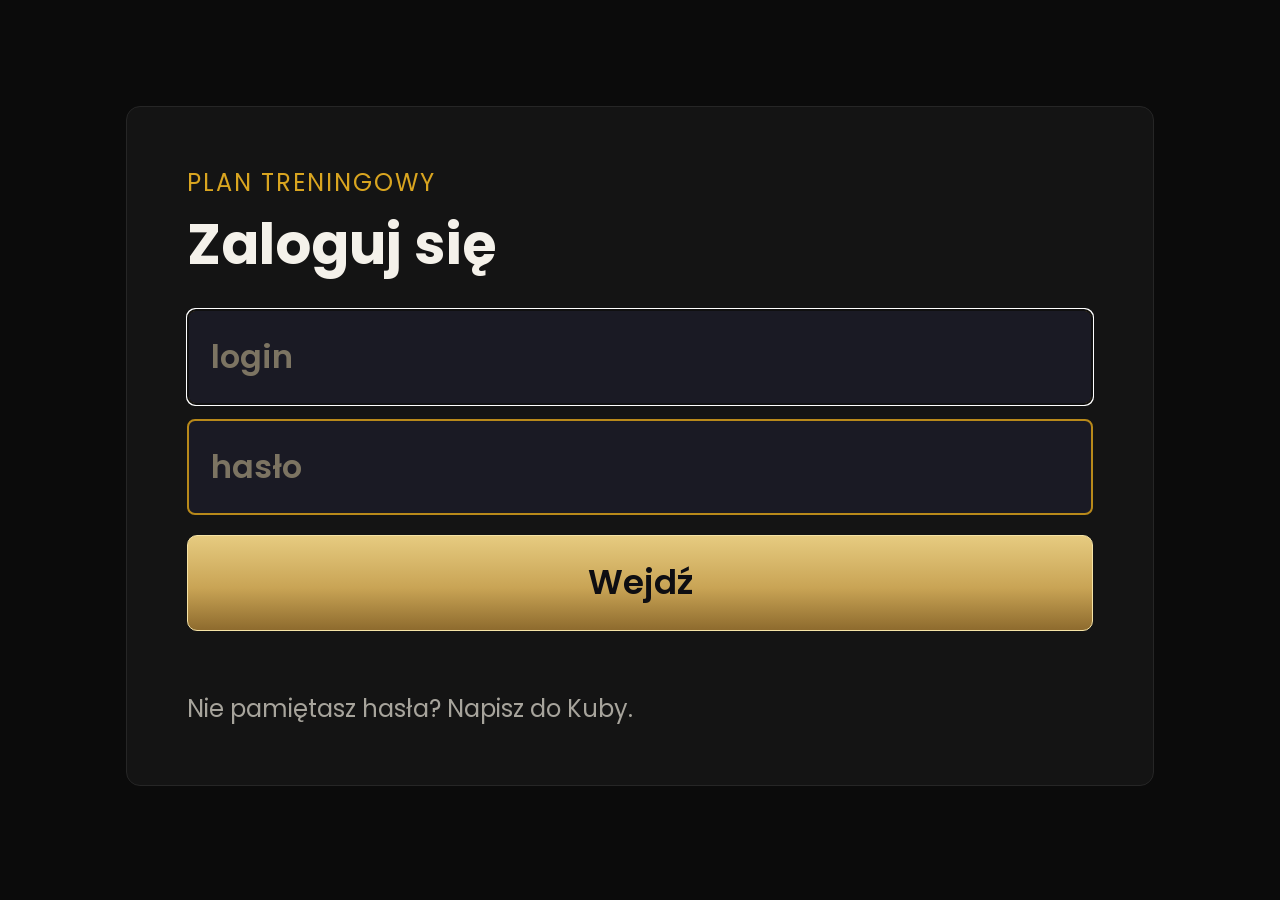
<file: index.html>
<!doctype html><html lang="pl"><head><meta charset="utf-8"><meta name="wersja" content="68d0b56776"><meta name="viewport" content="width=1280"><title>Plan treningowy</title><link rel="manifest" href="manifest.webmanifest"><meta name="theme-color" content="#0B0B0B"><meta name="mobile-web-app-capable" content="yes"><meta name="apple-mobile-web-app-capable" content="yes"><meta name="apple-mobile-web-app-title" content="Plan"><meta name="apple-mobile-web-app-status-bar-style" content="black"><link rel="apple-touch-icon" href="icon-180.png"><title>Plan treningowy</title>
<link href="https://fonts.googleapis.com/css2?family=Poppins:wght@400;600;700;800&display=swap" rel="stylesheet">
<style>/* patch124: odtwarzacz cofnięty (zachowany w webapp/odtwarzacz_zachowany), widok tylko mobilny zostaje */

:root{--bg1:#121212;--bg2:#0D0D0D;--bg3:#080808;--card:#161616;--head:#1C1C1C;--dark:#101010;--empty:#141414;--line:#2C2C2C;--iv:#F4F1EA;--ivd:#A7A49C;--gl:#D9A520;--gm:#B8891A;--gd:#7A5A12;--gx:#4E3A0C;--green:#5FBF7A;--red:#E0684A}
*{box-sizing:border-box}html,body{margin:0}
body{background:linear-gradient(180deg,var(--bg1),var(--bg2) 60%,var(--bg3)) fixed;color:var(--iv);font:13px/1.35 Poppins,Arial,sans-serif;min-height:100vh}
.GOLD{background:linear-gradient(180deg,#B08A3C,#8C6828 55%,#5E4519)}.NAVY{background:linear-gradient(180deg,#2E3F66,#22304F 60%,#161F36)}.BORDO{background:linear-gradient(180deg,#8E3140,#6E2231 60%,#4A1520)}
.GREY{background:linear-gradient(180deg,#3C3C48,#2A2A34 60%,#1E1E28)}.tile.GREY{border-color:#4A4A5A;color:#8A8272}.tile.GREY b,.tile.GREY small,.tile.GREY span{color:#8A8272;text-shadow:none}.tile.GREY .prio{opacity:.3}.tile.GREY .chk{opacity:.4}.pm td.pn.GREY{color:#8A8272;text-shadow:none}.tile .nu{position:absolute;left:10px;bottom:8px;font-size:10px;letter-spacing:1px;text-transform:uppercase;color:#8A8272}
.metal{background:linear-gradient(90deg,#5E4519 0%,#B8933F 20%,#DDBE6C 45%,#C9A455 60%,#8E6B2E 85%,#5E4519 100%)}
.ttl{display:inline-block;background:linear-gradient(180deg,var(--bg1),var(--bg2) 60%,var(--bg3));color:var(--gl);padding:6px 18px 6px 12px;border-radius:4px;border:1px solid #F5E3A6;font-size:18px;font-weight:700;letter-spacing:.6px;box-shadow:0 2px 6px rgba(0,0,0,.6);cursor:pointer;user-select:none}
.top{padding:14px 28px;display:flex;align-items:center;gap:26px;border-bottom:3px solid;border-image:linear-gradient(90deg,#8E6B2E,#E6CB80,#8E6B2E) 1;flex-wrap:wrap}
.sub{color:var(--gm);font-size:11px;letter-spacing:2px;text-transform:uppercase}
h1{margin:2px 0 0;font-size:22px;font-weight:700;display:flex;gap:8px;align-items:baseline;white-space:nowrap}h1 input{flex:1;min-width:120px}h1 input{font:inherit;color:inherit;background:transparent;border:0;border-bottom:1px dashed transparent;width:100%}.top>div:first-child{flex:1 1 300px;min-width:280px}h1 input:focus{outline:0;border-bottom-color:var(--gm)}
.weeks span{font-size:15px;color:var(--iv);display:block;margin-bottom:6px}.weeks b{color:var(--gl);font-size:17px}
.wk{width:30px;height:30px;display:inline-block;border-radius:4px;border:2px solid var(--gm);margin-right:5px;background:#1E1E28;cursor:pointer;text-align:center;line-height:26px;font-size:18px;color:#0E0E12;font-weight:700;vertical-align:middle}.wk.on{background:linear-gradient(180deg,#E6CB80,#C9A455 55%,#8E6B2E);border-color:#8E6B2E}
.pal{display:flex;align-items:center;gap:10px}.pal .pl{font-size:14px;font-weight:600}.pb{width:38px;height:38px;border-radius:6px;border:2px solid #F5E3A6;box-shadow:0 2px 6px rgba(0,0,0,.6);cursor:pointer;display:inline-block}.pb.x{background:#1E1E28;border-color:#6F6656;color:#B9AE94;text-align:center;line-height:34px;font-weight:700}
.kpi{display:flex;gap:12px;margin-left:auto}.kpi div{background:linear-gradient(180deg,#2A2A36,#1B1B22);border:1px solid var(--gm);padding:10px 14px;min-width:150px;text-align:center;border-radius:4px}.kpi b{display:block;font-size:24px;color:var(--gl)}.kpi span{font-size:13px;font-weight:600}
.kpi em{font-style:normal;color:var(--green);font-size:20px;margin-left:4px}.kpi em.up{color:var(--red)}.kpi small{font-size:13px;color:var(--green);margin-left:4px;font-weight:600}.kpi small.up{color:var(--red)}
.wrap{display:grid;grid-template-columns:minmax(0,1fr) 600px;gap:22px;padding:24px 28px}.wrap.solo{grid-template-columns:1fr}
.card{background:var(--card);border:1px solid var(--gm);margin-bottom:8px}.card h2{margin:0;padding:8px 18px;font-size:15px;display:flex;align-items:center;gap:12px}.card h2 .ttl{font-size:18px}
.acc{padding:11px 16px;font-size:15px;font-weight:700;display:flex;gap:12px;align-items:center;margin-bottom:8px;background:var(--card);color:var(--iv);border:1px solid var(--line);border-left:6px solid var(--gm);cursor:pointer;user-select:none}.acc .cnt{margin-left:auto;font-size:12px;font-weight:500;opacity:.8}.chev{color:var(--gl);font-size:16px}
.acc.off{background:#17171E;color:#6F6656;border-left-color:#4A4A5A;border-style:dashed;border-left-style:solid;cursor:default}.acc.off .chev{color:#4A4A5A}.acc.off .cnt{opacity:1;color:#8A8272;font-weight:600;letter-spacing:.5px;text-transform:uppercase;font-size:11px;border:1px solid #4A4A5A;padding:3px 10px;border-radius:10px}
.pbtn{margin-left:auto;background:linear-gradient(180deg,var(--bg1),var(--bg3));color:var(--iv);border:1px solid var(--gm);padding:6px 14px;border-radius:4px;font-size:14px;font-weight:600;cursor:pointer;user-select:none}.pbtn.on{background:linear-gradient(180deg,#2E3F66,#161F36);color:var(--gl);border-color:#F5E3A6}.pbtn small{font-size:11px;opacity:.7;margin-left:6px}.pbtn.rz{margin-left:10px;text-decoration:none}
table{border-collapse:collapse;width:100%}th{background:var(--head);color:var(--gl);font-size:11px;letter-spacing:.5px;text-transform:uppercase;padding:8px 6px;text-align:center;border:1px solid var(--line);border-bottom:2px solid var(--gm);white-space:nowrap}th.l,td.l{text-align:left}
td{padding:7px 6px;text-align:center;font-size:13px;border:1px solid var(--line);color:var(--iv)}
tr.rP td,tr.rP td.rep.plan{color:var(--iv);font-weight:600;border-color:#3A2A0C;background:linear-gradient(180deg,#B08A3C,#8C6828 55%,#5E4519)}
tr.rN td,tr.rN td.rep.plan{color:var(--iv);font-weight:600;border-color:#4A5F94;background:linear-gradient(180deg,#2E3F66,#22304F 60%,#161F36)}
tr.rU td,tr.rU td.rep.plan{color:var(--iv);font-weight:600;border-color:#3A1018;background:linear-gradient(180deg,#8E3140,#6E2231 60%,#4A1520)}
tr.rX td{background:var(--card)}tr.rX td.ex{color:var(--ivd)}
td.ex{text-align:left;font-weight:700;padding-left:10px;text-shadow:0 0 3px #000,0 0 3px #000;min-width:230px}td.rep{width:44px;padding:2px}
td.rep:not(.plan){background:#1A1A24!important;border-color:#2C2C38!important}
td.w{background:#3A3320!important;color:var(--gl)!important;border-color:#5E4519!important;font-weight:700}
td.note{text-align:left;background:var(--card)!important;color:var(--iv)!important;border-color:var(--line)!important;font-weight:400!important;padding:2px}
td.typ{background:var(--card)!important;border-color:var(--line)!important;padding:2px;width:110px}
tr.empty td{background:#1E1E28;border:1px dashed var(--line)}
input.c,select.c,textarea.c{width:100%;min-width:0;background:transparent;border:1px solid transparent;border-radius:3px;color:inherit;font:inherit;font-weight:inherit;text-align:inherit;padding:4px 4px;text-shadow:inherit}
input.c:focus,select.c:focus,textarea.c:focus{outline:0;border-color:#F5E3A6;background:rgba(0,0,0,.25)}
td.rep input.c{text-align:center;font-weight:700;font-size:14px;height:30px}td.rep.plan input.c{background:rgba(0,0,0,.12)}
select.c{color:var(--iv);background:var(--card)}select.c option{background:#232330;color:var(--iv)}
.saving{position:relative}.dot{position:absolute;right:3px;top:3px;width:7px;height:7px;border-radius:50%;background:var(--gl);opacity:0;transition:opacity .3s}.dot.on{opacity:1}.dot.err{background:var(--red);opacity:1}
/* patch83a */a.v{display:inline-flex;vertical-align:middle;text-decoration:none}a.v.off{opacity:.35;filter:grayscale(1);pointer-events:none}
tr.sum td{background:var(--head);border-top:2px solid var(--gm);font-weight:700;text-align:left}
.legend{display:flex;gap:34px;padding:16px 14px;font-size:17px;font-weight:700;align-items:center;justify-content:center;flex-wrap:wrap}.leg{display:inline-block;width:34px;height:34px;vertical-align:-11px;margin-right:10px;border-radius:5px;border:2px solid rgba(255,255,255,.35);cursor:pointer}
.hint{flex-basis:100%;text-align:center;font-size:14px;font-weight:600;background:linear-gradient(180deg,#2E3F66,#161F36);color:var(--iv);border:1px solid var(--gm);padding:9px 14px;border-radius:6px}
.inf{display:inline-block;width:18px;height:18px;border-radius:50%;background:linear-gradient(180deg,#E6CB80,#C9A455 55%,#8E6B2E);color:#0E0E12;font-style:normal;font-weight:800;font-size:12px;line-height:18px;text-align:center;vertical-align:1px;margin-left:3px;border:1px solid #F5E3A6;cursor:pointer;text-shadow:none}th .inf{width:16px;height:16px;line-height:16px;font-size:11px}
.tip{position:fixed;z-index:50;background:linear-gradient(180deg,var(--bg1),var(--bg2) 60%,var(--bg3));color:var(--iv);border:2px solid var(--gm);padding:12px 40px 12px 14px;border-radius:6px;width:min(380px,90vw);font-size:13px;line-height:1.45;box-shadow:0 6px 18px rgba(0,0,0,.5);white-space:pre-line}.tip b{color:var(--gl);font-size:14px;display:block;margin-bottom:4px}.tip .x{position:absolute;right:12px;top:8px;color:var(--gm);font-weight:700;cursor:pointer;font-size:16px}
.grid{display:grid;grid-template-columns:repeat(4,1fr);gap:10px;padding:12px}.tile{padding:10px;border-radius:5px;min-height:118px;position:relative;border:2px solid;padding-right:38px}.tile.P{border-color:#F5E3A6;color:var(--iv)}.tile.N{border-color:#6B87C4;color:var(--iv)}.tile.U{border-color:#C9A455;color:var(--iv)}
.tile b{font-size:24px;display:block}.tile b input{width:60px;font-size:24px;font-weight:700;background:transparent;border:0;color:inherit;border-bottom:1px dashed rgba(255,255,255,.4)}.tile b input:focus{outline:0}
.tile span{font-weight:700;font-size:12px;display:block}.tile small{display:block;margin-top:3px;font-size:13px;font-weight:600;color:var(--gl);text-shadow:0 0 3px #000}.tile small input{width:100%;background:transparent;border:0;color:inherit;font:inherit;border-bottom:1px dashed rgba(255,255,255,.3)}.tile small input:focus{outline:0}
.tile small textarea{display:block;width:100%;background:transparent;border:0;border-bottom:1px dashed rgba(255,255,255,.3);color:inherit;font:inherit;line-height:1.3;resize:none;overflow:hidden;padding:0;margin-top:2px;min-height:18px}.tile small textarea:focus{outline:0;border-bottom-color:#F5E3A6}
.prio{display:flex;gap:6px;margin-top:10px}.prio i{width:22px;height:22px;border-radius:4px;border:2px solid rgba(255,255,255,.35);cursor:pointer;display:inline-block;opacity:.55}.prio i.on{opacity:1;border-color:#F5E3A6;box-shadow:0 0 0 2px rgba(0,0,0,.45)}.prio i:hover{opacity:1}
.tile{min-height:0}
.chk{position:absolute;top:8px;right:8px;width:24px;height:24px;border-radius:4px;border:2px solid var(--gm);background:#1E1E28;color:#0E0E12;font-style:normal;font-weight:800;text-align:center;line-height:20px;font-size:15px}.chk.on{background:linear-gradient(180deg,#E6CB80,#C9A455 55%,#8E6B2E);border-color:#F5E3A6}
.alloc{height:6px;background:rgba(0,0,0,.45);border-radius:3px;margin-top:8px;overflow:hidden}.alloc em{display:block;height:100%;background:var(--gl)}.tile u{text-decoration:none;font-size:11px;display:block;margin-top:4px;color:var(--iv);opacity:.9}
.wt th{background:var(--head)}.wt td{background:var(--card)}.wt td.kg{font-size:15px;font-weight:800;color:var(--iv)}.wt th:nth-child(2),.wt td.kg{width:120px}/* patch105: bez starego tła, węższa kolumna */.wt td.dn{color:var(--green);font-weight:800}.wt td.up{color:var(--red);font-weight:800}.wt td.d{color:var(--gl);font-weight:700}
.zt td{background:var(--card);font-weight:600}.zt td.sn{font-weight:800;color:var(--iv)}.zt td.dz{font-size:15px;font-weight:800;color:var(--gl)}
.pill{display:inline-block;padding:4px 12px;border-radius:12px;font-size:12px;font-weight:700;border:1px solid rgba(255,255,255,.3);background:linear-gradient(180deg,#2E3F66,#22304F 60%,#161F36);color:var(--iv)}
.ibody{padding:14px 18px;font-size:14px;line-height:1.5;white-space:pre-line}.ibody b{color:var(--gl)}.warn{background:linear-gradient(180deg,#8E3140,#6E2231 60%,#4A1520);padding:8px 12px;border-radius:4px;font-weight:700;color:var(--iv);display:inline-block;margin-top:8px}
.igrid{display:grid;grid-template-columns:1fr 1fr 1fr;gap:22px;padding:0 28px 28px;align-items:start}
.btn{background:linear-gradient(180deg,#E6CB80,#C9A455 55%,#8E6B2E);color:#0E0E12;border:1px solid #F5E3A6;border-radius:6px;padding:8px 16px;font:600 13px Poppins;cursor:pointer}
.hidden{display:none!important}.mut{color:var(--ivd)}
.status{position:fixed;left:14px;bottom:14px;font-size:12px;color:var(--ivd);background:rgba(20,20,28,.9);border:1px solid var(--line);border-radius:6px;padding:6px 10px;z-index:40}
.selbar{display:flex;gap:8px;align-items:center;padding:10px 28px 0;font-size:13px}.selbar select{background:var(--card);color:var(--gl);border:1px solid var(--gm);border-radius:6px;padding:6px 10px;font:600 14px Poppins}
/* trener: ciaśniejsza tabela */
.tr td.ex{min-width:190px}.tr td.rep{width:40px}.tr td.rep input.c{font-size:13px;height:28px}.tr td.w{width:64px}.tr td.w input.c{padding:4px 2px}.tr td.note{min-width:150px}.tr input.c[data-f=sets],.tr input.c[data-f=reps],.tr input.c[data-f=rir]{width:40px!important}.tr input.c[data-f=przerwa],.tr input.c[data-f=tempo]{width:52px!important}.tr td{padding:6px 3px}.tr th{padding:7px 3px;font-size:10px;letter-spacing:.2px}.tr th .inf{width:14px;height:14px;line-height:14px;font-size:10px}.tr input.c[data-f=wideo]{width:50px!important}.tr td.note input.c{padding:4px 2px}
/* ---------- raporty ---------- */
.rp{border:1px solid var(--line);border-radius:8px;margin:10px 14px;background:#1E1E28;overflow:hidden}.rp .rh{display:flex;gap:12px;align-items:center;padding:10px 14px;background:linear-gradient(180deg,#2E3F66,#161F36);color:var(--iv);font-weight:700}.rp .rh b{color:var(--gl);font-size:15px}.rp .rh .mut{font-size:12px;font-weight:500;color:#C9C2AE}.rp .rh .x{margin-left:auto;display:flex;gap:8px}
.rp .rt{padding:12px 14px;font-size:14px;line-height:1.5;white-space:pre-line;color:var(--iv)}.rp .rt textarea{width:100%;min-height:90px;background:#14141C;color:var(--iv);border:1px solid var(--gm);border-radius:6px;padding:8px;font:14px/1.5 Poppins;resize:vertical}
.rp .rf{display:flex;gap:10px;flex-wrap:wrap;padding:0 14px 12px}.rp .rf .f{border:1px solid var(--line);border-radius:6px;background:#14141C;padding:6px 10px;font-size:12px;color:var(--iv);cursor:pointer;display:flex;gap:8px;align-items:center}.rp .rf .f:hover{border-color:var(--gm)}.rp .rf .f b{color:var(--gl)}.rp .rf img{max-width:100%;max-height:70vh;border-radius:6px;border:1px solid var(--gm);display:block}.rp .rf video{max-width:100%;max-height:70vh;border-radius:6px;display:block}
.rp .ro{margin:0 14px 12px;padding:10px 14px;border-left:4px solid var(--gm);background:linear-gradient(180deg,#3A3320,#2A2518);border-radius:0 6px 6px 0;font-size:14px;line-height:1.5;white-space:pre-line}.rp .ro small{display:block;color:var(--gl);font-size:11px;letter-spacing:1px;text-transform:uppercase;margin-bottom:4px;font-weight:700}.rp .ro textarea{width:100%;min-height:70px;background:#14141C;color:var(--iv);border:1px solid var(--gm);border-radius:6px;padding:8px;font:14px/1.5 Poppins;resize:vertical}
.rform{padding:12px 14px}.rform textarea{width:100%;min-height:130px;background:#14141C;color:var(--iv);border:1px solid var(--gm);border-radius:6px;padding:10px;font:14px/1.5 Poppins;resize:vertical}.rform .row{display:flex;gap:10px;align-items:center;flex-wrap:wrap;margin-top:10px}.rform .row label{font-size:13px;color:var(--ivd)}.rform input[type=number]{width:64px;background:#14141C;color:var(--gl);border:1px solid var(--gm);border-radius:6px;padding:6px;font:700 15px Poppins;text-align:center}
.rform .zal{display:flex;gap:8px;flex-wrap:wrap;margin-top:8px}.rform .zal span{border:1px solid var(--line);border-radius:6px;background:#14141C;padding:5px 10px;font-size:12px;color:var(--iv)}.rform .zal span i{cursor:pointer;color:var(--red);margin-left:6px;font-style:normal;font-weight:800}.rform .pick{display:inline-block;border:1px dashed var(--gm);border-radius:6px;padding:7px 12px;font-size:13px;color:var(--gl);cursor:pointer}.rform input[type=file]{display:none}
body.prosty .rp{margin:8px 0}body.prosty .rform{padding:10px}
/* ---------- historia bloków ---------- */
.hb{border:1px solid var(--line);border-radius:6px;margin:10px 14px;background:#1E1E28}.hb .hh{display:flex;gap:14px;align-items:center;padding:10px 14px;cursor:pointer;font-weight:700}.hb .hh b{color:var(--gl);font-size:16px}.hb .hh .mut{font-weight:500;font-size:12px}.hb .hh .cnt{margin-left:auto;font-size:12px;color:var(--ivd);font-weight:500}
.hb table{margin:0;table-layout:fixed;width:100%}.hb td,.hb th{font-size:11px;padding:4px 4px;overflow:hidden;text-overflow:ellipsis;white-space:nowrap}.hb td.ex{text-shadow:none;color:var(--iv);font-weight:600;white-space:normal;min-width:0;padding-left:6px}.hb .dotT{display:inline-block;width:12px;height:12px;border-radius:3px;border:1px solid rgba(255,255,255,.4);vertical-align:-1px}.hb td.up{color:var(--green);font-weight:800}.hb td.dn{color:var(--red);font-weight:700}
.hb .kv{display:flex;gap:18px;flex-wrap:wrap;padding:8px 14px;font-size:12px;color:var(--ivd)}.hb .kv b{color:var(--iv)}
.btn.warnb{background:linear-gradient(180deg,#8E3140,#6E2231 60%,#4A1520);color:var(--iv);border-color:#C9A455}
/* ---------- tryb planowania ---------- */
.grid.g8{grid-template-columns:repeat(8,1fr);gap:8px;padding:10px 12px 4px}.g8 .tile{padding:8px 8px 8px;padding-right:30px;min-height:0}.g8 .tile b{font-size:20px}.g8 .tile b input{width:48px;font-size:20px}.g8 .tile span{font-size:11px;line-height:1.2}.g8 .tile small{font-size:11px;margin-top:2px}.g8 .tile small textarea{line-height:1.25;min-height:15px}.g8 .chk{width:20px;height:20px;line-height:16px;font-size:13px;top:6px;right:6px}.g8 .prio{margin-top:6px;gap:4px}.g8 .prio i{width:18px;height:18px}
.pm-sekcja{display:flex;align-items:center;gap:10px;padding:10px 14px 0;font-size:12px;font-weight:700;letter-spacing:1px;text-transform:uppercase;color:var(--gl)}.pm-sekcja .mut{font-weight:500;letter-spacing:0;text-transform:none;font-size:12px}
.pm-sekcja .step{display:inline-block;width:22px;height:22px;border-radius:50%;background:linear-gradient(180deg,#E6CB80,#C9A455 55%,#8E6B2E);color:#0E0E12;text-align:center;line-height:22px;font-size:12px;font-weight:800;border:1px solid #F5E3A6}
.pm{width:100%}.pm th{font-size:10px;padding:6px 4px}.pm th.tt{font-size:11px;letter-spacing:1px;border-bottom:1px solid var(--line)}
.pm td{padding:3px 4px;font-size:13px}.pm td.pn{text-align:left;font-weight:700;padding-left:10px;color:var(--iv);text-shadow:0 0 3px #000;white-space:nowrap}
.pm td.pl{color:var(--gl);font-weight:800;font-size:14px;background:var(--head)}
.pm td.sep,.pm th.sep{border-left:3px solid var(--gm)!important}
.pm td.off{background:#17171E!important;color:#4A4A5A}.pm td.dk{background:#1A1A24;border-color:#2C2C38}
.pm input.c{height:26px;width:52px;text-align:center;font-weight:700;padding:0}.pm td.pn{width:1%}.pm th.tt{white-space:nowrap}.pm input.c::placeholder{color:rgba(255,255,255,.45);font-weight:700}
.pm input[type=checkbox]{width:18px;height:18px;accent-color:#C9A455;cursor:pointer;vertical-align:middle}
.pm td.roz{color:var(--gl);font-weight:800;background:var(--head)}.pm td.roz.ok{color:var(--green)}
.pm tr.sum td{background:var(--head);border-top:2px solid var(--gm);font-weight:800;text-align:center}.pm tr.sum td.pn{text-align:left}
.pm tr.tot td{background:var(--card);padding:8px 4px;vertical-align:top}.pm tr.tot td.pn{text-align:left;color:var(--iv);font-weight:700}
.tot .gt{display:inline-flex;align-items:center;justify-content:center;min-width:56px;height:34px;padding:0 14px;border-radius:8px;background:#141414;border:1px solid #2C2C2C;border-bottom:3px solid var(--gl);color:var(--iv);font-weight:800;font-size:15px}
.tot .gt.off{color:var(--ivd);border-bottom-color:#2C2C2C}
.chips{display:flex;flex-direction:column;gap:5px;align-items:center}.chip{display:inline-block;padding:3px 10px;border-radius:12px;font-size:11px;font-weight:700;color:var(--iv);border:1px solid rgba(255,255,255,.35);white-space:nowrap}.chip b{margin-left:5px;color:var(--gl)}.chip b.q{color:#FFB4A0}
tr.sel td{box-shadow:inset 0 0 0 2px #F5E3A6}tr.sel td:first-child{background:#F5E3A6!important;color:#0E0E12!important}
td.nrc{cursor:pointer;user-select:none}
.pal .cnt2{font-size:12px;color:var(--ivd);min-width:90px}
.ssb{display:inline-block;margin-left:6px;padding:1px 6px;border-radius:8px;font-size:10px;font-weight:800;letter-spacing:.5px;background:#F5E3A6;color:#0E0E12;vertical-align:1px;text-shadow:none}td.act i.ss{font-size:9px;font-weight:800;letter-spacing:.3px;width:22px}td.act i.ss.on{color:#0E0E12;background:#F5E3A6;border-color:#F5E3A6}.mh .ssb{margin-left:0}
td.act{background:var(--card)!important;border-color:var(--line)!important;padding:2px;white-space:nowrap;width:112px}td.act i{display:inline-block;width:18px;height:18px;line-height:18px;text-align:center;border-radius:3px;font-style:normal;font-size:11px;color:var(--ivd);cursor:pointer;border:1px solid transparent}td.act i:hover{color:var(--gl);border-color:var(--gm)}td.act i.del:hover{color:var(--red);border-color:var(--red)}
.tn{font-size:13px;color:var(--gl);font-weight:600;margin-left:8px}.tn input{background:transparent;border:0;border-bottom:1px dashed var(--gm);color:var(--gl);font:600 13px Poppins;width:200px}.tn input:focus{outline:0}
.weeks select.c{background:var(--card);color:var(--gl);border:1px solid var(--gm);border-radius:4px;font:700 15px Poppins;padding:2px 6px;width:auto}
.sub input{background:transparent;border:0;border-bottom:1px dashed var(--gm);color:var(--gm);font:inherit;letter-spacing:2px;text-transform:uppercase;width:120px}.sub input:focus{outline:0}
/* ---------- telefon ---------- */
body.prosty .top{padding:12px 14px;gap:12px}body.prosty h1 input{width:100%}
body.prosty .wrap{grid-template-columns:1fr;padding:12px;gap:12px}body.prosty .igrid{grid-template-columns:1fr;padding:0 12px 12px;gap:10px}body.prosty .card h2 .ttl{font-size:15px}
 .mcard{margin:0 10px 12px;border-radius:8px;overflow:hidden;border:1px solid rgba(255,255,255,.25)}.mh{display:flex;align-items:center;gap:10px;padding:10px 12px;font-size:15px;font-weight:700;color:var(--iv);text-shadow:0 0 3px #000}.mh b{flex:1}.mn{width:24px;height:24px;border-radius:50%;background:rgba(0,0,0,.35);text-align:center;line-height:24px;font-size:12px;font-weight:700}
 .mm{display:flex;gap:6px;padding:8px 12px;background:#1A1A24;font-size:12px;flex-wrap:wrap}.mm span{background:#2A2A36;border:1px solid #4A4A5A;border-radius:10px;padding:2px 9px;color:var(--gl);font-weight:600}
 .mr{display:flex;gap:8px;padding:10px 12px;background:var(--card)}.mr input{flex:1;height:46px;border-radius:6px;border:2px solid var(--gm);background:#F4EFE0;color:#0E0E12;font:700 18px Poppins;text-align:center;min-width:0}
 .mw{display:flex;gap:8px;padding:0 12px 12px;background:var(--card)}.mw label{flex:1;font-size:11px;color:var(--ivd)}.mw input{display:block;width:100%;height:38px;border-radius:6px;border:1px solid var(--line);background:#1A1A24;color:var(--iv);font:600 14px Poppins;padding:0 10px;margin-top:3px}.mw label.kg input{color:var(--gl);font-weight:800}
body.prosty .legend{gap:14px;font-size:14px;padding:10px}body.prosty .leg{width:24px;height:24px;vertical-align:-7px}body.prosty .hint{font-size:12px}
body.prosty .desk{display:none!important}
body:not(.prosty) .mob{display:none!important}
body.prosty h1{white-space:normal;font-size:15px;line-height:1.3}body.prosty .kpi b{white-space:nowrap;font-size:15px}body.prosty .kpi em{font-size:15px}body.prosty .kpi small{font-size:11px}body.prosty .weeks span{font-size:13px}body.prosty .wk{width:26px;height:26px;line-height:22px;font-size:15px}body.prosty .kpi{margin-left:0;width:100%;justify-content:space-between}body.prosty .kpi div{min-width:0;flex:1;padding:8px 6px}body.prosty .kpi b{font-size:17px}body.prosty .kpi span{font-size:10px}body.prosty .pal{display:none}body.prosty .top h1{font-size:16px}body.prosty .status{left:50%;right:auto;bottom:auto;top:54px;transform:translateX(-50%);font-size:14px;padding:8px 16px;border-radius:20px;border-color:var(--gm);color:var(--gl);white-space:nowrap;max-width:92vw;overflow:hidden;text-overflow:ellipsis}
/* pasek: menu ≡ + przełącznik trybu */
.bar{display:flex;align-items:center;gap:12px;padding:6px 14px;background:#14141C;border-bottom:1px solid var(--line);position:sticky;top:0;z-index:45}
.bar .hb3{width:36px;height:32px;border:1px solid var(--gm);border-radius:6px;background:linear-gradient(180deg,#2A2A36,#0E0E12);color:var(--gl);font-size:18px;line-height:30px;text-align:center;cursor:pointer;user-select:none}
.bar .ttx{font-size:12px;letter-spacing:2px;text-transform:uppercase;color:var(--gm);font-weight:600;flex:1;white-space:nowrap;overflow:hidden;text-overflow:ellipsis}
.sw{display:flex;border:1px solid var(--gm);border-radius:6px;overflow:hidden;font-size:12px;font-weight:700}.sw span{padding:6px 12px;cursor:pointer;color:var(--ivd);background:#1A1A24;user-select:none}.sw span.on{background:linear-gradient(180deg,#E6CB80,#C9A455 55%,#8E6B2E);color:#0E0E12}
.menu{position:fixed;left:0;top:0;bottom:0;width:min(320px,86vw);background:linear-gradient(180deg,#2A2A36,#1B1B22 60%,#0E0E12);border-right:2px solid var(--gm);z-index:70;padding:14px 0;overflow:auto;box-shadow:6px 0 24px rgba(0,0,0,.6)}
.menu .mtt{padding:6px 18px 12px;font-size:12px;letter-spacing:2px;text-transform:uppercase;color:var(--gm);font-weight:700;display:flex;align-items:center}.menu .mtt .x{margin-left:auto;cursor:pointer;color:var(--iv);font-size:18px}
.menu .mi{display:block;padding:11px 18px;font-size:15px;font-weight:600;color:var(--iv);border-left:4px solid transparent;cursor:pointer}.menu .mi:hover{background:rgba(255,255,255,.05);border-left-color:var(--gm)}.menu .mi small{display:block;font-size:11px;color:var(--ivd);font-weight:500}
.menu .mgr{padding:12px 18px 4px;font-size:10px;letter-spacing:1.5px;text-transform:uppercase;color:var(--ivd)}
.tlo{position:fixed;inset:0;background:rgba(0,0,0,.55);z-index:65}
body.prosty .bar .ttx{font-size:11px}
/* karty „Dziś”: zrobione + minutnik */
.mcard.done{opacity:.55}.mcard.done .mh b::after{content:' ✓';color:var(--gl)}
.mt{display:flex;gap:8px;align-items:center;padding:0 12px 10px;background:var(--card)}.mt button{flex:1;height:40px;border-radius:6px;border:1px solid var(--gm);background:linear-gradient(180deg,#2A2A36,#0E0E12);color:var(--gl);font:700 14px Poppins;cursor:pointer}.mt button.run{background:linear-gradient(180deg,#2E3F66,#161F36);color:var(--iv);border-color:#F5E3A6}.mt button.end{background:linear-gradient(180deg,#E6CB80,#C9A455 55%,#8E6B2E);color:#0E0E12}
/* ekrany PIN / hasło / karta ekranu w trybie prostym */
body.prosty .pinbox{margin:40px auto!important}body.prosty .pinbox .card{padding:22px!important}body.prosty .pinbox h1{font-size:26px!important;margin:4px 0 12px!important}body.prosty .pinbox p{font-size:15px!important;margin:0 0 12px!important}body.prosty .pinbox input{height:60px!important;font-size:30px!important;letter-spacing:12px!important}body.prosty .pinbox input[type=password]{letter-spacing:4px!important;font-size:22px!important}body.prosty .pinbox button{height:52px!important;font-size:18px!important;margin-top:12px!important}body.prosty .pinbox div[id$=msg]{font-size:14px!important}body.prosty .pinbox .sub{font-size:12px!important}
body.prosty #a2hs>div{padding:14px!important;font-size:14px!important}body.prosty #a2hs b{font-size:17px!important}body.prosty #a2hs button{height:44px!important;font-size:14px!important;padding:0 16px!important}body.prosty #a2hs>div>div>div{min-width:0!important}
.menu .mgr{margin:14px 0 6px;padding:9px 18px;font-size:13px;letter-spacing:2.5px;text-transform:uppercase;color:var(--iv);font-weight:700;background:linear-gradient(90deg,#2A3A5E 0%,#22304F 60%,rgba(34,48,79,0) 100%);border-left:3px solid #8E6B2E}
.mtt{padding:6px 0 12px;margin:0 18px 6px;font-size:15px;letter-spacing:3px;color:var(--iv);border-bottom:1px solid #8E6B2E}
.menu .mi.on{border-left-color:var(--gm);background:rgba(201,164,85,.10);color:var(--gl)}
.widok .wrap{padding-top:16px}body.prosty .widok .wrap{padding:8px 10px}body.prosty .widok .card{margin-bottom:10px}
.pm-row{display:flex;flex-wrap:wrap;gap:24px;align-items:flex-start;padding:4px 12px 14px}.pm-l{flex:0 0 760px;max-width:100%}.pm-r{flex:1 1 640px;min-width:0;overflow:auto}.pm-r .pm{margin-top:8px}.pm td.dk[colspan]{text-align:left;padding-left:14px}
.g4{grid-template-columns:repeat(4,1fr);gap:10px;padding:8px 0 0}.g4 .tile{padding:10px 30px 10px 12px;min-height:0}.g4 .tile b{font-size:22px;line-height:1.1}.g4 .tile b input{font-size:22px;height:28px}.g4 .tile>span{font-size:13px;line-height:1.25;display:block;font-weight:700}.g4 .tile small{font-size:11px}.g4 .tile small textarea{font-size:11px}.g4 .tile .prio i{width:18px;height:18px}.g4 .tile .prio{margin-top:6px}.g4 .tile .chk{width:18px;height:18px;font-size:12px;top:8px;right:8px}
.wyk .ttl{font-size:15px}.wyk svg text{font-family:Poppins,sans-serif}
/* zaokrąglenia (18.09, zaakceptowane) */
.card{border-radius:14px;overflow:hidden}.acc,.acc.off{border-radius:12px}.kpi>div{border-radius:14px}.btn,.pbtn{border-radius:10px}.tile{border-radius:12px}.mcard{border-radius:16px;overflow:hidden}.mcard .mr input,.mcard .mw input,.mcard .mt button{border-radius:10px}.wk{border-radius:8px!important}.bar .sw span{border-radius:8px}.bar .hb3{border-radius:10px}.bar .sw{border-radius:10px;overflow:hidden}.status{border-radius:12px}table.tr,table.wt,table.zt,.pm{border-radius:12px;overflow:hidden;border-collapse:separate;border-spacing:0}.card h2.metal .ttl{border-radius:10px}.pm td.pn{border-radius:8px 0 0 8px}.gt,.chip,.pill,.legend .hint{border-radius:12px}.mm span{border-radius:8px}.top .pal .pb{border-radius:8px}select,input.c,.c{border-radius:6px}.leg{border-radius:6px}.ap{border-radius:14px}.apc{border-radius:10px}.lg input,.ap input,.ap textarea{border-radius:10px}.rp{border-radius:12px}.menu{border-radius:0 16px 16px 0}.wyk{border-radius:14px}
/* paleta „Canva” (19.09) */
body{background:#0B0B0B!important}.bar{background:#0B0B0B;border-bottom:1px solid #222}.top{border-image:none;border-bottom:1px solid #2C2C2C}
.kpi div,.kpi>div{background:#141414;border:1px solid #2C2C2C}.kpi b{color:var(--iv)}.kpi b input{color:var(--gl)!important}
.card{background:#141414;border:1px solid #262626}.acc{background:#141414;border:1px solid #262626;border-left:4px solid var(--gl)}.acc.off{border-left-color:#333}
.metal{background:#1A1A1A!important;border-bottom:1px solid #2C2C2C}.card h2.metal .ttl{background:transparent;color:var(--gl);border:none;box-shadow:none}.card h2.metal .tn,.card h2.metal .tn input{color:var(--ivd)}
.pbtn{background:#1F1F1F;color:var(--iv);border:1px solid #333}.pbtn.on{border-color:var(--gl);color:var(--gl)}
.GOLD{background:linear-gradient(180deg,#8A6A1E,#6B5117 60%,#4E3A0C)}.BORDO{background:linear-gradient(180deg,#6E2231,#54192A 60%,#3B1220)}
.mcard{background:#141414;border:1px solid #262626}.mcard .mr input{background:#0F0F0F;color:var(--iv);border:1px solid var(--gl)}.mcard .mw input{background:#0F0F0F;border:1px solid #333;color:var(--iv)}.mcard .mt button{background:#1A1A1A;border:1px solid var(--gl);color:var(--gl)}.mcard .mt button.run{background:#2A2110}.mm span{background:#1F1F1F;border:1px solid #333;color:var(--iv)}
.status{background:#151515;border-color:#333}
.tile{background:#151515!important;border-color:#2C2C2C!important}.tile.GOLD{background:linear-gradient(180deg,#8A6A1E,#5E4519)!important;border-color:var(--gm)!important}.tile.NAVY{background:linear-gradient(180deg,#2E3F66,#161F36)!important;border-color:#3E5285!important}.tile.BORDO{background:linear-gradient(180deg,#6E2231,#3B1220)!important;border-color:#8E3140!important}.tile.GREY{background:#151515!important;border-color:#2C2C2C!important}
.pm td.pn{background:#1A1A1A;color:var(--iv);text-shadow:none}.pm td.pn.GOLD{background:#6B5117;color:var(--iv)}.pm td.pn.NAVY{background:#22304F;color:var(--iv)}.pm td.pn.BORDO{background:#54192A;color:var(--iv)}.pm td.pn.GREY{background:#1A1A1A;color:#7A766E}.pm td.GOLD{background:#3A2E12}.pm td.NAVY{background:#1A2238}.pm td.BORDO{background:#2E1420}.pm td.sep,.pm th.sep{border-left:2px solid #333!important}.pm td.pl{background:#161616;color:var(--gl)}
table th{background:#1A1A1A;color:var(--ivd)}.sw span.on{background:var(--gl);color:#0B0B0B}.hb3{background:#1A1A1A;border:1px solid #333;color:var(--gl)}.sub{color:var(--gl)}
.menu{background:#0F0F0F;border-right:1px solid #2C2C2C}.menu .mgr{background:#181818;color:var(--ivd);border-left:3px solid var(--gl)}.menu .mi.on{background:#1A1A1A;color:var(--gl);border-left-color:var(--gl)}.legend .hint{background:#151515;border:1px solid #2C2C2C}
.pinbox .card,.lg .card{background:#141414;border-color:#262626}.ap{background:#141414;border-color:#262626;border-left-color:var(--gm)}.ap input,.ap textarea,.lg input{background:#0F0F0F;border-color:#333}.apc{background:#1A1A1A;border-color:#333}.apc.on{background:linear-gradient(180deg,#2E3F66,#22304F);border-color:var(--gl)}
.rp{background:#141414;border:1px solid #262626}.wyk{background:#141414}
.pm{table-layout:fixed;width:auto;min-width:0}
table.tr,.desk table:not(.pm):not(.wt):not(.zt){table-layout:fixed}td.part select{width:100%;font-size:11px}.dodaj-cw{padding:10px 12px;display:flex;align-items:center;gap:40px;flex-wrap:wrap}.split{display:inline-flex}.split .btn{border-radius:10px 0 0 10px}.split .btn.usun{border-radius:0 10px 10px 0;background:linear-gradient(180deg,#3A3A3A,#262626);color:var(--iv);border:1px solid #555;border-left:0}.split .btn.usun:disabled{opacity:.4;cursor:default}.dodaj-cw .legend{padding:0;margin:0;gap:28px;justify-content:flex-start}
#notaTr{margin-left:12px;flex:1;min-width:260px;max-width:620px;resize:none;background:#141414;border:1px solid #333;border-radius:8px;color:var(--ivd);font-size:12px;padding:6px 10px;line-height:1.35}#notaTr:focus{color:var(--iv);border-color:var(--gm)}
.top .weeks{margin-left:auto;margin-right:auto}.top .kpi{margin-left:0}
.atlG{margin:10px 12px 18px}.atlH{display:flex;align-items:center;gap:12px;padding:8px 10px;background:#1A1A1A;border-left:3px solid var(--gm);border-radius:8px;margin-bottom:6px}.atlH b{font-size:15px;color:var(--iv)}
table.atl{table-layout:fixed}table.atl th{font-size:10px;padding:5px 6px;text-align:center}table.atl th.l{text-align:left}table.atl td{padding:2px 4px;border:1px solid #262626}table.atl input.c,table.atl select.c{width:100%;font-size:12px;text-align:center;background:transparent}table.atl input.c.l{text-align:left}table.atl .del{cursor:pointer;color:#7A766E;font-style:normal}table.atl .del:hover{color:var(--red)}
.brakA{display:inline-block;margin-left:6px;font-size:10px;color:#7A766E;border:1px dashed #3A3A3A;border-radius:6px;padding:0 6px;vertical-align:middle;cursor:help}
.atlH{background:linear-gradient(90deg,#2E3F66,#22304F 70%,rgba(34,48,79,0));border-left:3px solid var(--gm);padding:8px 12px;border-radius:8px}.atlH .tytG{font-size:15px;color:var(--iv)}.widok #sek-atlas{width:max-content;max-width:100%}table.atl .chip{border-radius:12px;font-weight:600;padding:3px 8px}table.atl input.chip{width:calc(100% - 4px);margin:2px}table.atl select.chip{width:calc(100% - 4px);margin:2px}table.atl select.chip option{background:#1A1A1A;color:var(--iv)}
table.atl th{border-bottom:1px solid #262626}
body:not(.prosty) .top{display:grid;grid-template-columns:minmax(280px,1fr) auto minmax(280px,1fr);align-items:center;gap:20px}body:not(.prosty) .top>div:first-child{min-width:0}body:not(.prosty) .top .weeks{justify-self:center;margin:0}body:not(.prosty) .top .kpi{justify-self:end;margin:0}
td.nrc{padding:0}input.c.nr{width:100%;text-align:center;font-weight:700;background:transparent}
.pm-sekcja .trSel{white-space:nowrap;margin-left:22px;font-weight:600;letter-spacing:0;text-transform:none;color:var(--ivd);font-size:12px;display:inline-flex;align-items:center;gap:8px}.pm-sekcja .trSel select{font-size:13px}
.top .sub{display:inline-block;font-size:13px!important;letter-spacing:2.5px;text-transform:uppercase;color:var(--iv);font-weight:700;border:2px solid var(--gl);border-radius:999px;padding:4px 14px;margin-bottom:6px;box-shadow:0 0 10px rgba(217,165,32,.18)}
.pbtn.rz{background:#141414;border:2px solid var(--gl);border-radius:10px;padding:4px 14px 4px 6px;color:var(--iv);box-shadow:0 0 0 1px rgba(217,165,32,.15),0 0 12px rgba(217,165,32,.22);display:inline-flex;align-items:center;gap:8px;text-decoration:none}.pbtn.rz .ico{width:20px;height:20px;border-radius:50%;background:linear-gradient(180deg,#E6CB80,#B8891A);color:#0E0E12;display:inline-flex;align-items:center;justify-content:center;font-size:9px;flex:none}
.plansum{width:700px;max-width:100%;margin:0 0 12px;background:#141414;border:1px solid #262626;border-radius:12px;padding:11px 12px 5px;box-sizing:border-box;color:var(--iv)}.plansum .tt{font-size:12px;letter-spacing:1.8px;text-transform:uppercase;color:var(--gl);margin-bottom:9px;font-weight:700}.plansum .siatka{display:grid;grid-template-columns:1fr 1fr;grid-auto-flow:column;gap:6px 9px;margin-bottom:6px}
.plansum .blk{border-radius:9px;padding:9px 12px;min-width:0;background:linear-gradient(180deg,#3A3A3A,#262626)}.plansum .blk.pkGOLD{background:linear-gradient(180deg,#8A6A1E,#5A4512)}.plansum .blk.pkNAVY{background:linear-gradient(180deg,#2E3F66,#1E2A47)}.plansum .blk.pkBORDO{background:linear-gradient(180deg,#6E2231,#4A1620)}.plansum .blk.pkGREY{background:linear-gradient(180deg,#3A3A3A,#262626)}
.plansum .nm{font-size:16px;font-weight:700;color:#E8E2D3;line-height:1.2;margin-bottom:5px;white-space:nowrap;overflow:hidden;text-overflow:ellipsis}.plansum .sub2{display:grid;grid-template-columns:42px 45px 1fr;gap:8px;align-items:center;padding:2px 0}.plansum .lb{font-size:11px;letter-spacing:1px;text-transform:uppercase;color:#D8D3C6;opacity:.9;font-weight:600}.plansum .n{font-size:15px;color:#E8E2D3;font-weight:800;white-space:nowrap}.plansum .n.ok{color:#8FE0A6}.plansum .psb{height:6px;background:rgba(0,0,0,.45);border-radius:3px;overflow:hidden}.plansum .psb i{display:block;height:100%;background:linear-gradient(90deg,#CFC9BA,#E8E2D3)}.plansum .sub2.brak{opacity:.4}.plansum .sub2.brak .psb{visibility:hidden}.plansum .mut2{font-size:12px;opacity:.7;font-weight:500}
@media(max-width:700px){.plansum .siatka{grid-template-columns:1fr;grid-auto-flow:row;grid-template-rows:none!important}}
.pm td.pl .pill{display:inline-block;min-width:30px;padding:2px 10px;border-radius:999px;border:1px solid var(--gl);color:var(--gl);font-weight:800;font-size:13px;background:rgba(217,165,32,.08)}
.pm td.roz{padding:0;position:relative;background:#1A1A1A;overflow:hidden}.pm td.roz .fill{position:absolute;left:0;top:0;bottom:0;background:linear-gradient(90deg,rgba(184,137,26,.55),rgba(217,165,32,.75))}.pm td.roz.ok .fill{background:rgba(95,191,122,.45)}.pm td.roz .rn{position:relative;display:block;padding:6px 8px;font-size:13px;font-weight:800;color:var(--iv)}.pm td.roz .rn small{font-size:11px;color:var(--iv);font-weight:700;margin-left:2px;opacity:.9}
.pm-sekcja .trSel{border:2px solid var(--gl);border-radius:10px;padding:4px 6px 4px 12px;background:#1A1A1A;color:var(--iv);box-shadow:0 0 8px rgba(217,165,32,.15)}.pm-sekcja .trSel select{border:1px solid var(--gm);border-radius:8px;padding:3px 10px;background:#262626;color:var(--iv);font-weight:700;font-size:13px}
tr.ssa td{box-shadow:inset 0 2px 0 var(--gl);border-bottom:1px dashed rgba(217,165,32,.6)}tr.ssb2 td{box-shadow:inset 0 -2px 0 var(--gl);border-top:none}
td.nrSS{vertical-align:middle;text-align:center;font-weight:800;color:var(--iv);padding:0 4px;box-shadow:inset 4px 0 0 var(--gl),inset 0 2px 0 var(--gl),inset 0 -2px 0 var(--gl);border-top-left-radius:10px;border-bottom-left-radius:10px;border-bottom:none;font-size:18px}td.nrSS input.c.nr{font-size:18px;height:auto;padding:0}td.nrSS .ssg{display:inline-block;margin-top:3px;padding:1px 7px;border-radius:999px;background:linear-gradient(180deg,#E6CB80,#B8891A);color:#0E0E12;font-size:10px;font-weight:800;letter-spacing:1px;text-shadow:none}
tr.ssa td.ex{position:relative}tr.ssa td.ex .tag{position:absolute;left:14px;bottom:-9px;z-index:2;padding:1px 9px;border-radius:999px;background:linear-gradient(180deg,#E6CB80,#B8891A);color:#0E0E12;font-size:9px;font-weight:800;letter-spacing:1px;text-transform:uppercase;text-shadow:none;pointer-events:none}
td.przSS{vertical-align:middle;background:linear-gradient(180deg,#8A6A1E,#5A4512)!important;box-shadow:inset 0 2px 0 var(--gl),inset 0 -2px 0 var(--gl);border-bottom:none}td.przSS input{font-size:15px}
td.nrc{position:relative}.ssl{display:none;position:absolute;right:-13px;top:50%;transform:translateY(-50%);width:25px;height:25px;box-sizing:border-box;border-radius:50%;background:#1A1A1A;border:1px solid var(--gm);color:var(--gl);font-size:14px;line-height:1;padding:0;align-items:center;justify-content:center;cursor:pointer;z-index:3;text-shadow:none;font-style:normal}tr:hover td.nrc .ssl{display:flex}td.nrSS .ssl{top:auto;bottom:-13px;right:auto;left:50%;transform:translateX(-50%)}
.kpi{align-items:stretch}.kpi div{background:#141414;border:2px solid var(--gl);border-radius:14px;padding:12px 18px;min-width:160px;display:flex;flex-direction:column;justify-content:center;box-shadow:none}
.kpi b{color:#E6CB80;height:34px;line-height:34px;display:flex;align-items:center;justify-content:center;gap:4px}.kpi span{color:#E6CB80}.kpi b input.c{height:30px;padding:0 6px;color:#E6CB80!important;-webkit-text-fill-color:#E6CB80;text-shadow:none}
.top .weeks{background:#141414;border:2px solid var(--gl);border-radius:14px;padding:10px 16px;margin:0}.top .weeks span{color:#E6CB80;margin-bottom:8px}.top .weeks b{color:#E6CB80}.top .weeks input.c{color:#E6CB80!important;-webkit-text-fill-color:#E6CB80}
.selbar.desk{display:grid;grid-template-columns:minmax(280px,1fr) auto minmax(280px,1fr);align-items:center;gap:20px}.selbar .sbl{display:flex;align-items:center;gap:8px;min-width:0}.selbar .sbc{justify-self:center}
.pbtn.zak{margin:0;background:#141414;font-size:17px;padding:10px 26px;line-height:1.2;display:inline-flex;align-items:center;justify-content:center;text-align:center;border:2px solid var(--gl);border-radius:14px;color:#E6CB80;font-weight:600}.pbtn.zak.kon{border-color:var(--gl);color:#E6CB80}.pbtn.zak.kon:hover{background:#2A1A08}.pbtn.zak.wzn{border-color:var(--gl);color:#E6CB80}.pbtn.zak.wzn:hover{background:#2A1A08}
/* ---------- widok mobilny treningu: karty ćwiczeń (26.09) ---------- */
body.mobw .top{display:none}body.mobw .ibody{font-size:15px;line-height:1.6}
body.karty{padding-bottom:96px}body.karty .top{display:none}body.karty .selbar.desk{display:flex;flex-wrap:wrap;gap:8px;padding:10px 14px 0}body.karty .selbar.desk .sbc,body.karty .selbar.desk>div:last-child{display:none}body.karty .selbar.desk #notaTr{display:none}
#mobv{max-width:520px;margin:0 auto}
.mhead{padding:12px 14px 6px;display:flex;align-items:center;gap:10px}.mhead h1{margin:0;font-size:20px;color:var(--gl);font-weight:700;flex:1;white-space:nowrap}.mhead .pbtn.rz{margin:0}
.mprog{display:flex;align-items:center;gap:8px;padding:0 14px 10px;font-size:12px;color:var(--ivd)}.mprog b{color:var(--iv)}.mprog .psb{flex:1;height:6px;background:#2A2A2A;border-radius:3px;overflow:hidden}.mprog .psb i{display:block;height:100%;background:linear-gradient(90deg,#B8891A,#D9A520)}
.mcard{margin:0 14px;box-sizing:border-box;background:var(--card);border:1px solid var(--line);border-radius:16px;overflow:hidden}
.mcard.GOLD{--k:#8A6A1E;--k2:#5A4512}.mcard.NAVY{--k:#2E3F66;--k2:#1E2A47}.mcard.BORDO{--k:#6E2231;--k2:#4A1620}
.mtop{background:linear-gradient(180deg,var(--k),var(--k2));padding:12px 14px;display:flex;align-items:center;gap:10px}.mtop .mtx{flex:1;min-width:0}.mtop .mnr{font-size:11px;letter-spacing:1.5px;text-transform:uppercase;opacity:.9;font-weight:700;color:var(--iv);cursor:pointer}.mtop h2{margin:2px 0 0;font-size:20px;font-weight:700;line-height:1.2;color:var(--iv)}
.mfilm{border-radius:999px;background:#141414;border:2px solid var(--gl);color:#E6CB80;font-size:14px;font-weight:800;letter-spacing:1.5px;padding:8px 14px;display:inline-flex;align-items:center;gap:6px;flex:0 0 auto;text-decoration:none}.mfilm i{font-style:normal;font-size:12px}.mfilm.off{opacity:.35;pointer-events:none}
.mbody{padding:12px 14px 14px}
.mkg{display:flex;gap:8px}.min{flex:1;background:#1A1A1A;border:1px solid #333;border-radius:12px;padding:6px 10px;text-align:center;min-width:0}.min small{display:flex;align-items:center;justify-content:center;gap:5px;font-size:10px;letter-spacing:1px;text-transform:uppercase;color:var(--ivd);font-weight:600;line-height:1.2}.min b{display:flex;align-items:baseline;justify-content:center;gap:4px;font-size:18px;color:#E6CB80;margin-top:2px;font-weight:700}.min b span{font-size:12px;color:var(--ivd);font-weight:600}
.min input.mc{width:74px;background:transparent;border:0;border-bottom:1px dashed rgba(217,165,32,.45);color:#E6CB80;font:inherit;font-weight:700;font-size:18px;text-align:center;padding:0 2px}.min input.mc:focus{outline:0;border-bottom-color:var(--gl)}
.min .inf{width:14px;height:14px;line-height:14px;font-size:9px;margin:0}
.min.klik{cursor:pointer}
.mtwo{display:flex;gap:12px;margin-top:12px;align-items:stretch}.mleft{flex:1;display:flex;flex-direction:column;justify-content:center;gap:8px}.mleft .min{flex:0 0 auto;padding:9px 10px}.mleft .min b{font-size:20px}
.mright{display:flex;flex-direction:column;justify-content:center}.mset{display:flex;align-items:center;justify-content:flex-end;gap:12px;padding:4px 0}.mset .mlb{font-size:11px;letter-spacing:1px;text-transform:uppercase;color:var(--ivd);font-weight:600}
.mbox{height:42px;width:64px;border:2px solid var(--gm);border-radius:10px;background:#141414;color:var(--iv);font:inherit;font-size:18px;font-weight:700;text-align:center;padding:0}.mbox:focus{outline:0;border-color:var(--gl);box-shadow:0 0 0 2px rgba(217,165,32,.25)}.mbox.off{display:inline-flex;box-sizing:border-box;visibility:hidden;pointer-events:none}.mbox{box-sizing:border-box}
.mrest{margin-top:12px;display:flex;align-items:center;gap:12px;padding:10px 14px;border:2px solid var(--gl);border-radius:14px;background:#141414;cursor:pointer;user-select:none}.mrest .ic{width:34px;height:34px;border-radius:50%;border:2px solid var(--gl);display:flex;align-items:center;justify-content:center;color:var(--gl);font-size:13px;flex:0 0 auto}.mrest .tx{flex:1;min-width:0}.mrest .tx small{display:block;font-size:10px;letter-spacing:1px;text-transform:uppercase;color:var(--ivd);font-weight:600}.mrest .tx b{font-size:20px;color:#E6CB80}.mrest .go{font-size:12px;color:var(--ivd);text-align:right}
.mrest.run{background:linear-gradient(180deg,#3A2E12,#2A2210)}.mrest.run .tx b{font-size:28px;color:var(--iv)}.mrest .ring{width:46px;height:46px;border-radius:50%;background:conic-gradient(var(--gl) 0 var(--pr,0%),#333 var(--pr,0%) 100%);display:flex;align-items:center;justify-content:center;flex:0 0 auto}.mrest .ring i{width:34px;height:34px;border-radius:50%;background:#2A2210;display:flex;align-items:center;justify-content:center;color:var(--gl);font-size:11px;font-style:normal}
.mrest.end{background:linear-gradient(180deg,#2E5A3A,#1E3A28);border-color:var(--green)}.mrest.end .tx b{color:var(--iv);font-size:18px}
.mnota{margin-top:10px;background:#1A1A1A;border:1px solid #333;border-radius:10px;padding:8px 10px;font-size:12px;color:var(--ivd);cursor:pointer;white-space:nowrap;overflow:hidden;text-overflow:ellipsis}.mnota.ma{color:var(--iv)}
.mhint{text-align:center;font-size:11px;color:var(--ivd);padding:8px 14px 0}
.mnav{position:fixed;left:0;right:0;bottom:0;box-sizing:border-box;padding:10px 12px 16px;background:linear-gradient(180deg,rgba(11,11,11,0),#0B0B0B 30%);display:flex;gap:8px;align-items:center;z-index:40}.mnav .b{flex:1 1 0;min-width:0;box-sizing:border-box;height:54px;border-radius:14px;border:2px solid var(--gl);background:#141414;color:#E6CB80;font-size:14px;font-weight:700;display:flex;align-items:center;justify-content:center;gap:6px;padding:0 10px;white-space:nowrap;cursor:pointer;user-select:none}.mnav .b.next{background:linear-gradient(180deg,#E6CB80,#C9A455 55%,#8E6B2E);color:#0E0E12;border-color:#F5E3A6}.mnav .b.lst{flex:0 0 auto}.mnav .b .ar{font-size:26px;line-height:0;display:inline-flex;align-items:center;transform:translateY(-2px)}.mnav .b .up{font-size:24px;line-height:0;display:inline-flex;align-items:center}.mnav .b.dis{opacity:.4;pointer-events:none}
/* para (superseria) */
.mcard.para .mtop{background:#141414;padding:0;display:block}.mcard.para .mnr{padding:8px 14px 6px;background:linear-gradient(180deg,#8A6A1E,#5A4512);display:flex;align-items:center;gap:8px}.mtag{padding:1px 8px;border-radius:999px;background:linear-gradient(180deg,#E6CB80,#B8891A);color:#0E0E12;font-size:9px;font-weight:800;letter-spacing:1px;text-transform:uppercase}
.mex{display:flex;align-items:center;gap:10px;padding:8px 14px}.mex.GOLD{background:linear-gradient(180deg,#8A6A1E,#5A4512)}.mex.NAVY{background:linear-gradient(180deg,#2E3F66,#1E2A47)}.mex.BORDO{background:linear-gradient(180deg,#6E2231,#4A1620)}.mex .mlt{width:24px;height:24px;border-radius:50%;border:2px solid var(--iv);display:flex;align-items:center;justify-content:center;font-size:12px;font-weight:800;flex:0 0 auto;color:var(--iv)}.mex h2{margin:0;font-size:16px;font-weight:700;line-height:1.2;flex:1;min-width:0;color:var(--iv)}.mex .mfilm{font-size:11px;padding:5px 10px}
.min .mlt{width:16px;height:16px;border-radius:50%;border:1.5px solid var(--ivd);display:inline-flex;align-items:center;justify-content:center;font-size:9px;color:var(--iv);font-weight:800}
.min em{display:flex;justify-content:center;align-items:baseline;gap:4px;font-style:normal;font-size:10px;color:var(--ivd);margin-top:2px}.min em input.mc{width:44px;font-size:12px;color:var(--ivd)}
.min .mln{display:flex;justify-content:center;gap:7px;margin-top:5px;font-size:10px;color:var(--ivd);flex-wrap:nowrap;white-space:nowrap}.mcard.para .min{padding-left:6px;padding-right:6px}.min .mln i{font-style:normal;color:var(--iv);font-weight:700}
.msets{display:grid;grid-template-columns:1fr 64px 64px;gap:8px 10px;align-items:center;margin-top:12px}.msets .mh{font-size:10px;letter-spacing:1px;text-transform:uppercase;color:var(--ivd);font-weight:600;display:flex;flex-direction:column;align-items:center;justify-content:center;gap:2px;line-height:1}.msets .mh .mlt{border-color:var(--gm);color:var(--gl);font-size:15px!important;width:auto!important;height:auto!important;border:none!important}.msets .mh{font-size:13px}.msets .mlb{font-size:11px;letter-spacing:1px;text-transform:uppercase;color:var(--ivd);font-weight:600;text-align:right}.msets .mbox{width:64px}
/* patch159: superseria w dwóch kolumnach */.mssv{display:grid;grid-template-columns:1fr 1fr;gap:8px 10px;align-items:center;margin-bottom:12px}.mssk{align-self:stretch;display:flex;flex-direction:column;border:1px solid #333;border-radius:14px;overflow:hidden;background:#1A1A1A;min-width:0;margin-bottom:4px}.mssk.GOLD{border-color:#6E5518}.mssk.NAVY{border-color:#2E3F66}.mssk.BORDO{border-color:#6E2231}.mssk .mex{margin:0;border-radius:0;padding:12px 10px;flex:1 1 auto;display:flex;flex-direction:column;align-items:center;justify-content:center;gap:8px;text-align:center}.mssk .mex .mlt{margin:0}.mssk .mex h2{margin:0;font-size:15px;line-height:1.25;text-align:center;overflow-wrap:break-word}.mssk .mex h2.dl{font-size:13.5px}.mssk .min{margin:0;border:0;border-radius:0;background:transparent;padding:9px 6px 10px;width:100%;box-sizing:border-box}.mssk .min .mln{flex-wrap:wrap;row-gap:3px}.mssr{display:flex;align-items:center;justify-content:center;gap:12px;min-width:0}.mssr .mssn{font-size:11px;font-weight:600;letter-spacing:1px;text-transform:uppercase;color:var(--ivd);white-space:nowrap}.mssr .mbox{width:66px;height:48px;font-size:20px}
/* arkusze od dołu */
.mtlo{position:fixed;inset:0;background:rgba(0,0,0,.62);z-index:80}
.msheet{position:fixed;left:0;right:0;bottom:0;max-height:88vh;overflow:auto;background:#121212;border-top:2px solid var(--gl);border-radius:18px 18px 0 0;padding:10px 14px 18px;box-shadow:0 -20px 40px rgba(0,0,0,.7);z-index:81;max-width:520px;margin:0 auto}.msheet .grab{width:44px;height:4px;border-radius:2px;background:#444;margin:0 auto 10px}.msheet h3{margin:0 0 8px;font-size:12px;letter-spacing:1.5px;text-transform:uppercase;color:var(--gl);display:flex;justify-content:space-between;align-items:center;gap:10px}.msheet h3 small{color:var(--ivd);letter-spacing:0;text-transform:none;font-weight:500;text-align:right}.msheet p{margin:0 0 12px;font-size:14px;line-height:1.5;color:var(--iv)}.msheet p b{color:#E6CB80}
.msheet .ex4{display:flex;gap:8px;margin:6px 0 14px}.msheet .ex4 span{flex:1;background:#1A1A1A;border:1px solid #333;border-radius:10px;padding:8px 6px;text-align:center;font-size:11px;color:var(--ivd)}.msheet .ex4 span b{display:block;font-size:20px;color:#E6CB80}
.msheet .row{display:flex;gap:10px;margin-top:10px}.msheet .b{flex:1;height:46px;border-radius:12px;border:2px solid var(--gl);background:#141414;color:#E6CB80;font-size:15px;font-weight:700;display:flex;align-items:center;justify-content:center;cursor:pointer;user-select:none}.msheet .b.ok{background:linear-gradient(180deg,#E6CB80,#C9A455 55%,#8E6B2E);color:#0E0E12;border-color:#F5E3A6}
.msheet textarea{width:100%;min-height:120px;background:#1A1A1A;border:2px solid var(--gm);border-radius:12px;padding:10px 12px;font:inherit;font-size:15px;line-height:1.45;color:var(--iv);resize:none}.msheet textarea:focus{outline:0;border-color:var(--gl)}.msheet label.nl{display:block;font-size:10px;letter-spacing:1px;text-transform:uppercase;color:var(--ivd);font-weight:600;margin:8px 0 4px}
.mit{display:flex;align-items:center;gap:10px;padding:9px 10px 9px 0;border-radius:12px;background:#1A1A1A;margin-bottom:6px;overflow:hidden;border:1px solid transparent;cursor:pointer;position:relative}.mit .kol{width:6px;align-self:stretch;flex:0 0 6px;background:var(--k,#333)}.mit.GOLD{--k:#8A6A1E}.mit.NAVY{--k:#2E3F66}.mit.BORDO{--k:#6E2231}.mit .kol.dwa{background:linear-gradient(180deg,var(--ka) 0 50%,var(--kb) 50% 100%)}
.mit.cur{border-color:var(--gl);background:#1E1A10}.mit .nr{width:24px;text-align:center;font-weight:800;font-size:14px;color:var(--iv);line-height:1.15}.mit .nr.dwa{font-size:11px}.mit .nm{flex:1;min-width:0}.mit .nm b{display:block;font-size:14px;line-height:1.25;color:var(--iv)}.mit .nm b+b{margin-top:3px}.mit .nm b .mlt{width:16px;height:16px;border:1.5px solid var(--gm);color:var(--gl);font-size:9px;margin-right:6px;vertical-align:1px;display:inline-flex;align-items:center;justify-content:center;border-radius:50%;font-weight:800}
.mit .st{width:28px;text-align:center;font-size:16px;color:var(--gl)}.mit .kr{display:flex;gap:3px;padding-right:2px}.mit .kr i{width:9px;height:9px;border-radius:2px;border:1px solid var(--gm)}.mit .kr i.on{background:var(--gl)}
.mit.done .nm b,.mit.done .nr{color:var(--ivd)}.mit .mtag{position:absolute;right:10px;top:-1px;border-radius:0 0 8px 8px;padding:1px 8px 2px}

/* menu: styl M2 + nagłówki B3 (27.09) */
.menu{background:#0B0B0B}.menu .mi{background:#141414;margin:0 12px 6px;border-radius:12px;border-left:none;padding:10px 14px}.menu .mi:hover{background:#1A1A1A;border-left-color:transparent}.menu .mi.on{background:#1E1A10;box-shadow:inset 0 0 0 2px var(--gl);color:var(--gl)}
.menu .mgr{border:none;margin:14px 0 8px;padding:11px 18px;font-size:18px;letter-spacing:1.5px;font-weight:800;display:flex;align-items:center;gap:10px;text-transform:uppercase;background:linear-gradient(180deg,#2E3F66,#1E2A47);color:var(--iv)}
.menu .mgr.zt{justify-content:space-between;padding-right:12px}.menu .mgr .wt{display:inline-flex;align-items:center;gap:6px;border:2px solid var(--gl);border-radius:10px;padding:4px 10px;font-size:11px;letter-spacing:.5px;text-transform:none;color:#E6CB80;font-weight:700;background:#141414;cursor:pointer;user-select:none;white-space:nowrap}.menu .mgr .wt i{font-style:normal;font-size:13px}
.pwa-ik{width:72px;height:72px;border-radius:22%;background:linear-gradient(180deg,#1A1A1A,#0B0B0B);border:1px solid #2C2C2C;display:flex;align-items:center;justify-content:center;margin:0 0 12px}.pwa-ik span{font-size:30px;font-weight:800;color:#E6CB80;letter-spacing:-1px;line-height:1}.pwa-strzalka{position:fixed;left:50%;bottom:10px;transform:translateX(-50%);color:#E6CB80;font-weight:700;font-size:14px;text-align:center;pointer-events:none;animation:pwaB 1.2s ease-in-out infinite}.pwa-strzalka i{display:block;font-size:28px;line-height:.9;font-style:normal}@keyframes pwaB{0%,100%{transform:translate(-50%,0)}50%{transform:translate(-50%,8px)}}.pwa-sh{display:inline-block;width:15px;height:15px;vertical-align:-2px}
.menu .mhd{padding:4px 12px 10px;border-bottom:1px solid #2C2C2C;margin-bottom:6px}.menu .mhd .celk{background:linear-gradient(180deg,#8A6A1E,#5A4512);border:2px solid var(--gl);border-bottom:none;border-radius:10px 10px 0 0;padding:8px 12px 9px;margin-top:4px}.menu .mhd .cel{font-size:10px;letter-spacing:1.5px;text-transform:uppercase;color:#F4E7C3;font-weight:600;margin:0 0 2px}.menu .mhd .celv{font-size:13px;font-weight:700;line-height:1.3;color:#FFF7E0}.menu .mhd .celv.pusty{color:#E6CB80;font-weight:500;font-style:italic;opacity:.85}.menu .mhd .celk+.blok{border-radius:0 0 10px 10px;border-top:1px solid #8A6A1E}
.menu .mhd .blok{display:flex;flex-wrap:wrap;justify-content:center;gap:7px 8px;background:#141414;border:2px solid var(--gl);border-radius:10px;padding:8px 12px 9px}.menu .mhd .blok .lb{width:100%;text-align:center;font-size:12px;color:#E6CB80;font-weight:600}.menu .mhd .blok .lb b{color:var(--iv)}.menu .mhd .wks{display:flex;gap:10px;justify-content:center;width:100%}.menu .mhd .wk{width:26px;height:26px;border:1px solid var(--gm);border-radius:6px;display:flex;align-items:center;justify-content:center;font-size:13px;color:#0E0E12;font-style:normal;cursor:pointer;background:#1A1A1A}.menu .mhd .wk.on{background:linear-gradient(180deg,#E6CB80,#B8891A)}
.menu .mhd .k3{display:grid;grid-template-columns:1fr 1fr 1fr;gap:8px;margin-top:8px}.menu .mhd .k3 div{background:#141414;border:2px solid var(--gl);border-radius:10px;padding:8px 4px;text-align:center}.menu .mhd .k3 b{display:block;font-size:17px;color:#E6CB80;line-height:1.1;white-space:nowrap}.menu .mhd .k3 span{display:block;font-size:9px;color:#E6CB80;margin-top:3px}.menu .mhd .k3 small{font-size:10px;font-weight:700;margin-left:3px}
body.tel .top{display:none}
.card.wyk{margin-bottom:14px}/* patch160 */.wykPrz{display:flex;margin:10px auto 2px;width:max-content;background:#0F0F0F;border:1px solid #2C2C2C;border-radius:999px;padding:3px}.wykPrz span{padding:5px 16px;border-radius:999px;font-size:12px;font-weight:600;color:var(--ivd);cursor:pointer;user-select:none}.wykPrz span.on{background:linear-gradient(180deg,#8A6A1E,#5A4512);color:var(--iv)}
.wsum{display:flex;gap:8px;padding:0 14px 12px}.wsum div{flex:1;background:#0F0F0F;border:1px solid #2C2C2C;border-radius:10px;padding:8px 6px;text-align:center}.wsum b{display:block;font-size:16px;color:#E6CB80;line-height:1.1}.wsum b.dn{color:var(--green)}.wsum b.up{color:var(--red)}.wsum span{display:block;font-size:10px;color:var(--ivd);margin-top:3px;line-height:1.35}
.wykCaly{margin-left:8px;font-size:11px;cursor:pointer}
.mak{display:flex;flex-wrap:wrap;gap:10px 16px;align-items:center;padding:8px 12px 4px}.mak label{display:inline-flex;align-items:center;gap:6px;font-size:12px;color:#E6CB80;font-weight:600}.mak input{width:76px;text-align:center}
.wazTel{padding:0 0 28px}.wazTel .card.wyk{margin:12px 14px 0;border-radius:14px}.wazTel .card.wyk h2{font-size:15px}
.wdodaj{display:flex;align-items:center;justify-content:center;gap:8px;margin:12px 14px 0;height:46px;border:2px solid var(--gl);border-radius:12px;color:#E6CB80;font-weight:700;font-size:14px;background:#141414;cursor:pointer}
.wlh{display:flex;justify-content:space-between;padding:12px 14px 0;font-size:11px;letter-spacing:1.5px;text-transform:uppercase;color:var(--ivd);font-weight:600}
.wzl{margin:10px 14px 0;display:flex;flex-direction:column;gap:6px}
.wz{display:grid;grid-template-columns:66px 1fr 64px 70px;align-items:center;gap:8px;background:#141414;border:1px solid #2C2C2C;border-radius:12px;padding:10px 12px;cursor:pointer}.wz .d{font-size:12px;color:#E6CB80;font-weight:700;white-space:nowrap}.wz .kg{font-size:17px;font-weight:800;color:var(--iv)}.wz .kg small{font-size:11px;color:var(--ivd);font-weight:500;margin-left:2px}.wz .z{font-size:12px;font-weight:700;text-align:right}.wz .z.dn{color:var(--green)}.wz .z.up{color:var(--red)}.wz .z.eq{color:var(--ivd)}.wz .kc{font-size:11px;color:var(--ivd);text-align:right}.wz .kc b{color:var(--iv);font-weight:600}
.wz .ni{display:inline-flex;align-items:center;justify-content:center;width:16px;height:16px;border-radius:4px;background:#2A2416;color:#E6CB80;font-size:10px;font-style:normal;margin-left:5px;vertical-align:1px}
.wz.ed{display:block;border:2px solid var(--gl);background:#1E1A10;padding:12px;cursor:default}.wz.ed .r1{display:grid;grid-template-columns:minmax(0,1.25fr) 104px 78px;align-items:center;gap:8px}.wz.ed .r1>*{min-width:0}.wz.ed input.dt{-webkit-appearance:none;appearance:none;display:block;min-width:0;width:100%;padding:0 6px;font-size:12px;line-height:38px}.wz.ed input.dt::-webkit-date-and-time-value{text-align:left}.wz.ed input.c{background:#0F0F0F;border:1px solid var(--gm);border-radius:8px;height:40px;font-size:14px;color:var(--iv);padding:0 10px;width:100%;box-sizing:border-box;text-align:left}.wz.ed .dt{color:#E6CB80;font-weight:700;font-size:12px}.wz.ed .inp{display:flex;align-items:center;gap:4px;background:#0F0F0F;border:1px solid var(--gm);border-radius:8px;padding-right:8px;height:40px}.wz.ed .inp input.c{border:none;background:transparent;text-align:right;font-size:20px;font-weight:800;width:auto;min-width:0;flex:1;height:38px}.wz.ed .inp small{color:var(--ivd);font-size:11px}.wz.ed input.kc{text-align:center;font-weight:600}.wz.ed .r2{display:flex;align-items:center;gap:10px;margin-top:10px}.wz.ed .lbl{font-size:11px;color:var(--ivd);flex:0 0 54px}.wz.ed .r3{display:flex;gap:10px;margin-top:10px;justify-content:flex-end;align-items:center}.wz.ed .ok{background:linear-gradient(180deg,#E6CB80,#B8891A);color:#0E0E12;font-weight:700;font-size:13px;padding:8px 18px;border-radius:8px;cursor:pointer}.wz.ed .usun{color:var(--red);font-size:13px;margin-right:auto;cursor:pointer}
.pm-wrap{display:flex;flex-wrap:wrap;gap:28px;align-items:flex-start;margin-top:8px}
.makpanel{background:#141414;border:2px solid var(--gl);border-radius:12px;padding:12px 16px 14px;width:300px;flex:0 0 300px}.makpanel .pm-sekcja{margin:0 0 10px;padding:0}.makpanel label{display:flex;align-items:center;gap:10px;font-size:12px;color:#E6CB80;font-weight:600;margin-bottom:8px}.makpanel label i{color:var(--ivd);font-weight:500;font-size:11px;font-style:normal;margin-left:auto;margin-right:6px}.makpanel input.c{width:110px;text-align:center;font-size:16px;font-weight:700;color:var(--iv);background:#0F0F0F;border:1px solid var(--gm);border-radius:8px;height:38px}.makpanel input.c.big{font-size:22px;color:#E6CB80;height:46px}.makpanel .mk3{border-top:1px solid #2C2C2C;margin-top:6px;padding-top:10px}.makpanel p{margin:8px 0 0;font-size:11px;color:var(--ivd);line-height:1.45}
.kpi div small.mk{display:block;font-size:10px;color:var(--iv);margin-top:3px;letter-spacing:.3px;font-weight:600}.menu .mhd .k3 small.mk{display:block;font-size:8px;color:var(--iv);margin:2px 0 0;font-weight:600;white-space:nowrap}
.rapw{padding-bottom:20px}.rcard{margin:12px 14px 0}.rcard .rsub{color:var(--ivd);font-weight:500;font-size:13px}.rapTel .rcard{border-radius:14px}
.rform textarea:focus,.rform input:focus,.wz.ed input.c:focus,.rp2 .rt textarea:focus{outline:none;border-color:var(--gl);box-shadow:0 0 0 2px rgba(217,165,32,.25)}.rform .lnk{color:#E6CB80;text-decoration:underline;cursor:pointer}
.rsend{display:flex;align-items:center;justify-content:center;gap:8px;height:46px;margin-top:12px;border-radius:12px;border:2px solid var(--gl);background:#141414;color:#E6CB80;font-weight:700;font-size:14px;cursor:pointer}.rsend.dis{opacity:.5;cursor:default}
.rlst{margin:10px 14px 0;display:flex;flex-direction:column;gap:6px}
.rp2{background:#141414;border:1px solid #2C2C2C;border-radius:12px;overflow:hidden}.rp2 .rh2{display:grid;grid-template-columns:1fr auto 16px;align-items:center;gap:8px;padding:8px 12px;cursor:pointer}.rp2 .rh2 b{font-size:13px;color:var(--iv)}.rp2 .rh2 b small{color:var(--ivd);font-weight:500;font-size:11px;margin-right:6px}.rp2 .rh2 .dt{font-size:11px;color:var(--ivd)}.rp2 .rh2 .chev{color:var(--ivd);font-size:12px;text-align:right}
.rp2.open{border:2px solid var(--gl);background:#1E1A10}.rp2 .rt{padding:0 12px 10px;font-size:13px;line-height:1.5;white-space:pre-wrap}.rp2 .rt textarea{width:100%;min-height:110px;background:#0F0F0F;color:var(--iv);border:1px solid var(--gm);border-radius:8px;padding:8px;font:13px/1.5 Poppins;box-sizing:border-box}
.rp2 .rf{display:flex;flex-wrap:wrap;gap:8px;padding:0 12px 10px}.rp2 .rf .f{border:1px solid #2C2C2C;border-radius:8px;background:#0F0F0F;padding:6px 10px;font-size:12px;color:var(--iv);cursor:pointer;display:flex;gap:8px;align-items:center}.rp2 .rakc{display:flex;gap:8px;justify-content:flex-end;padding:0 12px 10px}
/* patch132: kwadraty tygodni są klikalne dla obu ról */.rsub .pm{display:inline-flex;align-items:center;justify-content:center;width:22px;height:22px;border:1px solid var(--gm);border-radius:6px;color:#E6CB80;font-size:14px;cursor:pointer;margin:0 3px;vertical-align:2px;background:#0F0F0F}
.menu .mi .czeka{color:#E6CB80;font-weight:600}
.mrap{margin:10px 14px 0;background:#141414;border:2px solid var(--gl);border-radius:12px;padding:10px 12px;display:flex;align-items:center;gap:10px;font-size:13px;line-height:1.35}.mrap b{color:#E6CB80}.mrap .go{margin-left:auto;white-space:nowrap;border:2px solid var(--gl);border-radius:10px;padding:6px 10px;color:#E6CB80;font-weight:700;font-size:12px;cursor:pointer}
.zalw{padding-bottom:20px}.zalTel .zalw{padding:0 0 24px}.zlh{display:flex;justify-content:space-between;align-items:center;padding:14px 14px 0;font-size:11px;letter-spacing:1.5px;text-transform:uppercase;color:var(--ivd);font-weight:600}.zlh b{color:var(--gl);font-size:15px;letter-spacing:0;text-transform:none;font-weight:700}
.zcard{margin:10px 14px 0;background:#141414;border:1px solid #2C2C2C;border-radius:14px;overflow:hidden}.zchips{display:flex;flex-wrap:wrap;gap:6px;padding:10px 12px}.zchips .zc{background:#0F0F0F;border:1px solid #2C2C2C;border-radius:10px;padding:8px 10px;font-size:12px;font-weight:600;color:var(--iv)}.zchips .zc small{display:block;color:#E6CB80;font-weight:700;font-size:10px;margin-top:2px}
.zpora{display:flex;gap:10px;padding:10px 12px;border-bottom:1px solid #222}.zpora:last-child{border-bottom:none}.zpora .ic{width:38px;height:38px;border-radius:10px;background:#0F0F0F;border:1px solid var(--gm);display:flex;align-items:center;justify-content:center;font-size:17px;flex:0 0 38px}.zpora .lb{font-size:10px;letter-spacing:1px;text-transform:uppercase;color:#E6CB80;font-weight:700;margin-bottom:3px}.zpora .it{display:flex;align-items:center;gap:8px;font-size:13px;line-height:1.4;margin-top:4px;color:var(--iv)}.zpora .it:first-of-type{margin-top:0}.zpora .it b{color:#E6CB80}.zpora .it .dot{width:7px;height:7px;border-radius:50%;background:linear-gradient(180deg,#E6CB80,#B8891A);flex:0 0 7px;display:inline-block}
.zpusto{padding:16px 14px;font-size:12px;color:var(--ivd)}
.zkol{display:flex;flex-wrap:wrap;justify-content:center;gap:24px;align-items:flex-start;margin:22px auto 6px;padding:0 20px}.zkol .makpanel,.zkol .zk{width:340px;flex:0 0 340px}.zk{background:#141414;border:2px solid var(--gl);border-radius:12px;padding:12px 16px 14px}.zk .pm-sekcja{margin:0 0 10px;padding:0}.zk .rw{background:#0F0F0F;border:1px solid #2C2C2C;border-radius:10px;padding:8px;margin-bottom:8px}.zk .rw input.c,.zk .rw select.c{background:transparent;border:none;color:var(--iv);font:600 13px Poppins;width:100%;padding:2px 4px;height:26px;text-align:left}.zk .rw input.c::placeholder{color:#5A574F;font-weight:500}.zk .rw .l2{display:grid;grid-template-columns:1fr 24px;gap:6px;align-items:center;border-top:1px solid #222;margin-top:4px;padding-top:4px}.zk .rw .l2.s{grid-template-columns:70px 1fr 24px}.zk .rw .l2 input.c,.zk .rw .l2 select.c{font-size:12px;color:#E6CB80;font-weight:600}.zk .rw .x{color:var(--red);text-align:center;cursor:pointer;font-size:13px}.zk .add{display:inline-flex;align-items:center;gap:6px;border:2px solid var(--gl);border-radius:10px;padding:6px 12px;color:#E6CB80;font-weight:700;font-size:12px;cursor:pointer;margin-top:2px}
.pm-wrap{width:100%}.pm-wrap table.pm{table-layout:fixed}.pm td input.c,.pm td select.c{width:100%;min-width:0;box-sizing:border-box}.pm td.pn,.pm th.l{overflow:hidden;text-overflow:ellipsis;white-space:nowrap}
body.mobw .widok .wrap.solo{margin:12px 14px 0!important;max-width:none!important}body.mobw .card .ttl{font-size:16px!important;line-height:1.3}
.lgB{display:flex;gap:6px;margin-top:12px}.lgB span{flex:1;min-width:0;display:flex;align-items:center;justify-content:center;gap:5px;height:42px;padding:0 3px;border-radius:12px;font-size:11px;font-weight:700;color:var(--iv);cursor:pointer;user-select:none}.lgB .kP{background:linear-gradient(180deg,#8A6A1E,#5A4512);border:1px solid #B8891A}.lgB .kN{background:linear-gradient(180deg,#2E3F66,#1E2A47);border:1px solid #3E5388}.lgB .kU{background:linear-gradient(180deg,#6E2231,#4A1620);border:1px solid #8A2E40}.lgB .lgi{width:15px;height:15px;border-radius:50%;background:var(--iv);color:#0E0E12;font-size:9px;font-weight:800;display:inline-flex;align-items:center;justify-content:center;font-style:normal;flex:0 0 15px}.msheet .lgB{margin:0 0 12px}
.lgs{border-radius:12px;background:#1A1A1A;border:1px solid #2C2C2C;margin-bottom:8px;overflow:hidden}.lgs .h{padding:9px 12px;font-size:13px;font-weight:800;letter-spacing:.5px;text-transform:uppercase;color:var(--iv)}.lgs.kP .h{background:linear-gradient(180deg,#8A6A1E,#5A4512)}.lgs.kN .h{background:linear-gradient(180deg,#2E3F66,#1E2A47)}.lgs.kU .h{background:linear-gradient(180deg,#6E2231,#4A1620)}.msheet .lgs p{margin:0;padding:9px 12px 11px;font-size:13px;line-height:1.45;color:var(--iv)}.lgs.on{border:2px solid var(--gl)}
.mnota{border:2px solid var(--gm)!important;border-radius:12px!important;padding:11px 12px!important;font-size:13px!important;background:#141414!important}
.msheet .b.ok{background:#141414;color:#E6CB80;border:2px solid var(--gl)}
/* patch81: karta M2, wiersz notatka | przerwa, legenda i postęp na dole */
.m2{display:flex;gap:12px;align-items:stretch}.m2 .m2k{flex:1;display:flex;flex-direction:column;justify-content:center;padding:9px 10px;min-width:0}.m2 .m2k b{font-size:32px}.m2 .mright{display:flex;flex-direction:column;justify-content:center}
.mln.klik{cursor:pointer;align-items:center}.mln .inf{margin-left:2px;flex:0 0 auto}
.mbody{padding:18px 16px 20px}.mcard:not(.para) .mtop{padding:16px}
.mset{padding:5px 0}.mset .mbox{height:48px;width:66px;font-size:20px}
.mnp{display:flex;gap:10px;align-items:stretch;margin-top:22px}
.mnp .mnota{margin-top:0;flex:1;min-width:0;display:flex;align-items:center;white-space:normal;line-height:1.3;padding:15px 14px}.mnp .mnota:not(.ma){justify-content:center}
.mnp .mnota .mnt{display:-webkit-box;-webkit-line-clamp:3;-webkit-box-orient:vertical;overflow:hidden}.mnpl{color:#E6CB80;font-weight:700;font-size:13px;display:inline-flex;align-items:center;gap:8px}.mnpl i{font-style:normal;font-size:16px}
.mnp .mrest{margin-top:0;flex:1.35;min-width:0;flex-wrap:wrap;row-gap:6px;align-content:center;padding:14px 16px}
.mnp .mrest .go{flex:0 0 100%;font-size:10px;text-align:left;white-space:nowrap;margin:0}
.mnp .mrest.run .tx b{font-size:22px}.mnp .mrest .ring{width:40px;height:40px}.mnp .mrest .ring i{width:30px;height:30px}.mnp .mrest.end .tx b{font-size:13px;line-height:1.25}
.mrest .ic{padding-left:3px;padding-top:1px;box-sizing:border-box}.pbtn.rz .ico{padding-left:2px;box-sizing:border-box}
#mobv .mhead .pbtn.rz{box-shadow:none}
.mnav{flex-wrap:wrap;row-gap:8px}.mnav .lgB{flex:0 0 100%;margin:0}.mnav .lgB span{height:40px;font-size:11px}
.mnav .mprog{flex:0 0 100%;padding:0 2px;margin:0;box-sizing:border-box}
.mnav .b{padding:0 8px}
body.karty{padding-bottom:180px}
.mcard.para .mln{gap:4px}.mcard.para .mln .inf{width:13px;height:13px;line-height:13px;font-size:9px;margin-left:1px}@media (max-width:370px){.mnav .b{font-size:13px;padding:0 6px}.mcard.para .mln{font-size:9px;gap:3px}}
@media (max-width:370px){.mnp .mrest{padding:14px 12px}.mnp .mrest .go{white-space:normal}}
.psvg{display:block}.pbtn.rz .ico{background:none;width:auto;height:auto;padding:0}.mfilm i{display:inline-flex;align-items:center}.mrest:not(.end) .ic{border:none;width:32px;height:32px;padding:0}
/* patch84: Jak korzystać zwijane, poradniki z nagłówkami (styl A) */
.menu .mgr.jk{display:flex;align-items:center;cursor:pointer;user-select:none;-webkit-user-select:none}.menu .mgr.jk .jkz{margin-left:auto;width:30px;height:30px;border-radius:50%;border:1.5px solid #8E6B2E;display:flex;align-items:center;justify-content:center;box-sizing:border-box;flex:0 0 auto}.menu .mgr.jk svg{transition:transform .2s}.menu.jkon .mgr.jk svg{transform:rotate(180deg)}.menu .mi.jki{display:none}.menu.jkon .mi.jki{display:block}
.ibody .jkp{margin:0 0 12px}.ibody .jkp:last-child{margin-bottom:0}.ibody .lgs{margin-bottom:8px}.ibody .lgs:last-child{margin-bottom:0}.ibody .lgs p{margin:0;padding:9px 12px 11px;font-size:14px;line-height:1.45;color:var(--iv)}
.jkx{display:flex;gap:8px;margin:4px 0 12px}.jkx span{flex:1;background:#1A1A1A;border:1px solid #333;border-radius:10px;padding:8px 4px;text-align:center;font-size:11px;line-height:1.3;color:var(--ivd)}.jkx span b{display:block;font-size:20px;color:#E6CB80;margin-bottom:2px}.jkx span.ok{border-color:var(--gm)}
.jkr{display:flex;gap:12px;align-items:center;background:#1A1A1A;border:1px solid #2C2C2C;border-radius:10px;padding:8px 12px;margin-bottom:6px;line-height:1.35}.jkr:last-child{margin-bottom:0}.jkr b{flex:0 0 22px;font-size:22px;text-align:center;color:#E6CB80}.jkr span{font-size:13px}
.ibody .jkp .mtag{margin-right:6px;vertical-align:2px}.ibody .jkp .inf{width:20px;height:20px;line-height:20px;font-size:13px;margin-right:6px}
.jhA{margin:22px -18px 12px;padding:9px 18px;font-size:13px;letter-spacing:2.5px;text-transform:uppercase;color:var(--iv);font-weight:700;background:linear-gradient(90deg,#2A3A5E 0%,#22304F 60%,rgba(34,48,79,0) 100%);border-left:3px solid #8E6B2E;white-space:normal}.ibody>.jhA:first-child{margin-top:0}.jhA .nt{text-transform:none}
.ibody ul{margin:0 0 4px;padding-left:18px;white-space:normal}.ibody li{margin:2px 0}.ibody li+li{margin-top:6px}
.msheet .ex4 span{min-width:0;line-height:1.25}
/* patch86: karta może wyjechać w bok bez poziomego przewijania strony */
#mobv{overflow-x:hidden}@supports (overflow:clip){#mobv{overflow-x:clip}}
/* patch90: ikonki „i” rysowane, wideo w tabeli trenera, panel filmu z prawej, podgląd załączników */
.inf,.lgi{position:relative;color:transparent!important;background:#F4F1EA url("data:image/svg+xml,%3Csvg xmlns='http://www.w3.org/2000/svg' viewBox='0 0 24 24'%3E%3Ccircle cx='12' cy='6.9' r='2.2' fill='%230E0E12'/%3E%3Crect x='10.2' y='10.3' width='3.6' height='8.9' rx='1.3' fill='%230E0E12'/%3E%3C/svg%3E") center/100% 100% no-repeat!important;border:none!important;box-shadow:none!important;text-shadow:none!important}
.inf::after,.lgi::after{content:"";position:absolute;inset:-8px;border-radius:50%}
/* patch95: tabela treningu - znaczki pod napisem nagłówka */
table.tpl th{vertical-align:bottom}table.tpl th .inf{display:block;margin:4px auto 0}table.tpl th.l{text-align:center}table.tpl th:last-child{white-space:normal;line-height:1.3;letter-spacing:0}
.vw{display:inline-flex;align-items:center;gap:6px}.vw input{display:none}.vw.ed input{display:inline-block}.vw.ed a.v,.vw.ed .ved{display:none}.vw .ved{font-style:normal;cursor:pointer;color:var(--ivd);font-size:13px;opacity:.75}.vw .ved:hover{opacity:1;color:var(--gl)}
.vpan{position:fixed;inset:0;z-index:90;background:#0B0B0B;display:flex;flex-direction:column;transform:translateX(105%);transition:transform .25s ease-out;touch-action:none;overscroll-behavior:contain}.vpan.on{transform:none}
.vtop{display:flex;align-items:center;gap:12px;padding:calc(12px + env(safe-area-inset-top)) 14px 12px;border-bottom:1px solid #2C2C2C}
.vwroc{display:block;margin:20px auto 0;height:50px;min-width:210px;padding:0 28px;border-radius:14px;border:2px solid var(--gl);background:#141414;color:#E6CB80;font:700 16px Poppins,Arial,sans-serif;cursor:pointer}
.vtop b{color:var(--iv);font-size:16px;flex:1;min-width:0;white-space:nowrap;overflow:hidden;text-overflow:ellipsis;text-align:center;line-height:40px}
.vbody{flex:1;display:flex;flex-direction:column;justify-content:center;padding:16px 16px calc(24px + env(safe-area-inset-bottom));min-height:0}
.vbox{position:relative;width:100%;max-width:960px;aspect-ratio:16/9;margin:0 auto;background:#000;border-radius:12px;overflow:hidden;border:1px solid #2C2C2C}
.vbox.pion{width:auto;height:min(70vh,calc((100vw - 32px) * 16 / 9));aspect-ratio:9/16}
.vbox iframe{position:absolute;inset:0;width:100%;height:100%;border:0}
.vyt{display:block;text-align:center;margin-top:14px;color:var(--ivd);font-size:12px}
.lbox{position:fixed;inset:0;z-index:95;background:rgba(0,0,0,.93);display:flex;flex-direction:column;opacity:0;transition:opacity .2s;touch-action:none;overscroll-behavior:contain}.lbox.on{opacity:1}
.lbtop{display:flex;align-items:center;gap:12px;padding:calc(12px + env(safe-area-inset-top)) 14px 12px}
.lbn{flex:1;min-width:0;color:var(--ivd);font-size:13px;white-space:nowrap;overflow:hidden;text-overflow:ellipsis}
.lbd{color:#E6CB80;font-size:13px;font-weight:700;text-decoration:none;border:1.5px solid #8E6B2E;border-radius:10px;padding:6px 10px}
.lbx{color:var(--iv);font-size:24px;line-height:1;cursor:pointer;padding:4px 6px}
.lbc{flex:1;display:flex;align-items:center;justify-content:center;padding:0 10px calc(16px + env(safe-area-inset-bottom));min-height:0}
.lbc img,.lbc video{max-width:100%;max-height:100%;border-radius:10px;object-fit:contain;background:#000}
/* patch91: kropka przed suplementem (globalna .dot „zapisano” ją chowała) */
.zpora .it .dot{position:static;opacity:1}
/* patch92: ikonki pór dnia */
.zpora .ic .pik{display:block}
/* patch96 */
.jkl{color:#E6CB80;text-decoration:underline;text-underline-offset:3px;cursor:pointer;font-weight:700}
/* patch104: historia bloków (oś czasu, zwijane bloki) */
.hb2 .hb2-ile{margin-left:auto;display:inline-flex;align-items:center;gap:6px;font-size:12px;font-weight:700;color:var(--ivd);background:#1C1C1C;border:1px solid #2E2E2E;border-radius:999px;padding:3px 12px;letter-spacing:0;text-transform:none}
.hb2-os{position:relative;padding:18px 22px 12px 64px}
.hb2-os::before{content:"";position:absolute;left:36px;top:26px;bottom:34px;width:2px;background:linear-gradient(180deg,#8E6B2E,#3A2E14)}
.hb2-el{position:relative;margin-bottom:14px}
.hb2-el::before{content:"";position:absolute;left:-35px;top:16px;width:14px;height:14px;border-radius:50%;background:#0B0B0B;border:3px solid #C9A455}
.hb2-teraz::before{background:#C9A455;box-shadow:0 0 0 4px rgba(201,164,85,.2)}
.hb2-box{background:#141414;border:1px solid #2A2A2A;border-radius:14px;padding:14px 18px}
.hb2-teraz .hb2-box{border-style:dashed;border-color:rgba(201,164,85,.6);background:#15120A;display:flex;align-items:center;gap:14px;flex-wrap:wrap}
.hb2-tx{flex:1;min-width:200px}.hb2-tx b{display:block;color:var(--iv)}.hb2-tx small{color:var(--ivd);font-size:12px}
.hb2-el.otw .hb2-box{border-color:rgba(201,164,85,.6)}
.hb2-hd{display:flex;align-items:baseline;gap:12px;flex-wrap:wrap;cursor:pointer;user-select:none}
.hb2-nr{font-size:20px;font-weight:800;color:var(--gl)}.hb2-cel{font-weight:700;font-size:15px;color:var(--iv)}.hb2-sp{flex:1}.hb2-dt{font-size:12px;color:var(--ivd)}
.hb2-ch{display:inline-block;font-style:normal;color:#C9A455;transition:transform .2s}.hb2-el.otw .hb2-ch{transform:rotate(90deg)}
.hb2-kr{margin-top:6px;font-size:13px;color:var(--ivd)}.hb2-kr b{color:var(--iv)}
.hb2-kr em,.hb2-kaf em{font-style:normal;font-weight:700}.hb2-kaf em{font-size:12px}
.hb2-g{color:#6FD08A}.hb2-r{color:#E0684A}
.hb2-nota{font-size:13px;color:#D9D3C4;border-left:3px solid #8E6B2E;padding:8px 12px;margin-top:12px;background:#101010;border-radius:8px}
.hb2-kaf{display:flex;justify-content:center;gap:10px;margin:14px 0 6px;flex-wrap:wrap}
.hb2-kaf div{width:220px;background:#1A1A1A;border:1px solid #262626;border-radius:12px;padding:10px 12px;text-align:center}
.hb2-kaf b{display:block;font-size:18px;color:var(--gl);font-weight:800}.hb2-kaf span{font-size:10px;letter-spacing:.8px;text-transform:uppercase;color:var(--ivd)}
.hb2-w{display:grid;grid-template-columns:minmax(0,1fr) 130px 170px 110px;gap:12px;align-items:center;padding:9px 0;border-top:1px solid #1F1F1F;font-size:13px;color:var(--iv)}
.hb2-w > *{text-align:center}.hb2-w .hb2-ex{text-align:left;font-weight:600;display:flex;align-items:center;gap:10px}
.hb2-ex i{width:4px;height:18px;border-radius:2px;flex:0 0 4px}.hb2-P{background:linear-gradient(180deg,#E6CB80,#8E6B2E)}.hb2-N{background:linear-gradient(180deg,#4A62A0,#1E2A47)}.hb2-U{background:linear-gradient(180deg,#A63A4C,#6E2231)}
.hb2-h{font-size:10px;letter-spacing:1.2px;text-transform:uppercase;color:var(--ivd);font-weight:700;border-top:none;margin-top:6px}
.hb2-tr{font-size:11px;letter-spacing:2px;text-transform:uppercase;color:var(--gl);font-weight:700;padding:14px 0 6px;border-top:1px solid #1F1F1F}
.hb2-zm{display:inline-block;min-width:62px;padding:2px 8px;border-radius:999px;font-weight:700;font-size:12px;font-style:normal}
.hb2-zm.g{background:rgba(95,191,122,.15);color:#6FD08A}.hb2-zm.z{background:#1E1E1E;color:var(--ivd)}.hb2-zm.r{background:rgba(224,104,74,.15);color:#E0684A}
/* patch106: kafelki partii bez kwadracika, priorytet na górze, ciemne pole regionu */
.tile.kf2{padding:10px 10px 12px!important}
.kf2 .kfh{display:flex;align-items:center;position:relative;min-height:30px}
.kf2 .kfh .prio{position:absolute;left:50%;top:50%;transform:translate(-50%,-50%);margin:0;display:flex;gap:6px}
.kf2 > span{margin-top:4px}
.tile.kf2 small.kfr{margin-top:8px;display:block;text-shadow:none}
.tile.kf2 small.kfr textarea{display:block;width:100%;box-sizing:border-box;background:rgba(0,0,0,.35);border:1px solid rgba(255,255,255,.18);border-radius:8px;padding:5px 9px;margin:0;font:600 12px Poppins,Arial,sans-serif;color:#F4F1EA;min-height:28px;line-height:16px;resize:none;overflow:hidden}
.tile.kf2 small.kfr textarea:focus{outline:0;border-color:#C9A455}
.tile.kf2.GREY small.kfr textarea{color:#8A8272}
/* patch110: dostęp na dni (pasek ostatnich 3 dni, ekran końca dostępu; makieta mock_dostep.html) */
.dpas{margin:16px 28px 0;max-width:560px;border:1.5px solid #C9A455;background:#15120A;border-radius:12px;padding:10px 14px;font-size:13px;font-weight:600;color:var(--iv);display:flex;align-items:center;gap:10px;line-height:1.4}
.dpas small{display:block;color:var(--ivd);font-weight:400;font-size:12px}
body.tel .dpas,body.karty .dpas{margin:14px 14px 0;max-width:none}
/* patch118: pasek zgody u trenera */
.zpas{margin:12px 28px 0;padding:7px 14px;border-radius:10px;border:1px solid #3A3A3A;background:#151515;color:var(--ivd);font-size:13px;font-weight:600;line-height:1.4}
.zpas.wyc{border-color:#6E2231;background:#1A0F12;color:#E0798A}
body.tel .zpas,body.karty .zpas{margin:12px 14px 0}
.dkon{position:relative;min-height:100vh;display:flex;align-items:center;justify-content:center;padding:34px;box-sizing:border-box}
.dk-in{max-width:440px;text-align:center;display:flex;flex-direction:column;align-items:center}
.dk-ik{width:64px;height:64px;border-radius:50%;border:2px solid #C9A455;display:flex;align-items:center;justify-content:center;margin-bottom:22px}
.dkon h1{display:block;margin:0 0 10px;font-size:21px;font-weight:700;color:var(--iv);white-space:normal}
.dkon p{margin:0;color:var(--ivd);font-size:14px;line-height:1.55}
.dk-wyl{position:absolute;top:16px;right:18px;font-size:13px;color:var(--ivd);text-decoration:underline;cursor:pointer}
body:not(.tel) .dkon h1{font-size:28px}body:not(.tel) .dkon p{font-size:16px}body:not(.tel) .dk-ik{width:76px;height:76px}
/* patch111: dni ważenia (Ustawienia dni_wazenia) */
.card h2 .dniw{margin-left:auto;display:inline-flex;align-items:center;gap:10px;background:linear-gradient(180deg,var(--bg1),var(--bg3));border:1px solid #8E6B2E;border-radius:6px;padding:4px 4px 4px 12px;box-shadow:0 2px 6px rgba(0,0,0,.45)}
.dniw label,.wdni label{font-size:10px;letter-spacing:1.5px;text-transform:uppercase;color:rgba(244,241,234,.72);font-weight:700;white-space:nowrap}
.dniw input{width:300px;height:30px;background:#0B0B0B;border:1px solid #8E6B2E;border-radius:5px;color:#F4F1EA;font:600 13px Poppins,Arial,sans-serif;padding:0 10px}
.dniw input:focus,.wdni input:focus{outline:0;border-color:#C9A455}.dniw input::placeholder,.wdni input::placeholder{color:#6F6A60;font-weight:500}
.card h2 .dniwt{margin-left:auto;background:linear-gradient(180deg,var(--bg1),var(--bg3));border:1px solid #8E6B2E;border-radius:6px;padding:6px 14px;font-size:13px;font-weight:600;color:#F4F1EA;box-shadow:0 2px 6px rgba(0,0,0,.45)}
.wdni{margin:12px 14px 0;font-size:13px;font-weight:600;color:#F4F1EA;line-height:1.4}
.wdni.ed{display:flex;flex-direction:column;gap:6px}
.wdni.ed input{height:42px;background:#0F0F0F;border:1px solid #8E6B2E;border-radius:10px;color:#F4F1EA;font:600 14px Poppins,Arial,sans-serif;padding:0 12px;width:100%;box-sizing:border-box}
/* patch112: kalkulator kalorii (makieta mock_kalkulator.html) i makro w ważeniach */
.kalk{max-width:420px;margin:0 auto;color:#F4F1EA}
body:not(.tel) .kalk{margin:8px auto 40px;border:1.5px solid #2C2C2C;border-radius:26px;background:#0E0E0E;padding:20px 18px 24px}
body.tel .kalk{padding:16px 16px 30px}
.kalk .kk-nag{display:flex;align-items:center;gap:10px;margin-bottom:16px}.kalk .kk-nag b{font-size:18px;font-weight:700}.kalk .kk-wr{color:#A7A49C;font-size:22px;font-weight:600;cursor:pointer;padding:0 6px 2px 2px;line-height:1;user-select:none}
.kalk .kk-lb{font-size:10px;letter-spacing:1.6px;text-transform:uppercase;color:#A7A49C;font-weight:700;margin:16px 0 8px}
.kalk .kk-seg{display:grid;gap:8px}.kalk .kk-seg.s2{grid-template-columns:1fr 1fr}.kalk .kk-seg.s3{grid-template-columns:1fr 1fr 1fr}
.kalk .kk-sg{height:44px;border-radius:12px;border:1.5px solid #2A2A2A;background:#141414;color:#A7A49C;font-weight:700;font-size:13px;display:flex;flex-direction:column;align-items:center;justify-content:center;line-height:1.15;cursor:pointer;user-select:none}
.kalk .kk-sg small{font-weight:500;font-size:10px;opacity:.8}
.kalk .kk-sg.on,.kalk .kk-ak.on{background:linear-gradient(180deg,#2E3F66,#1E2A47);border-color:#3B4F80;color:#F4F1EA}
.kalk .kk-p3{display:grid;grid-template-columns:1fr 1fr 1fr;gap:8px}
.kalk .kk-pl{background:#141414;border:1.5px solid #2A2A2A;border-radius:12px;height:50px;display:flex;align-items:center;gap:4px;padding:0 12px;cursor:text;margin:0}
.kalk .kk-pl:focus-within{border-color:#C9A455}
.kalk .kk-pl input{flex:1;min-width:0;width:100%;background:transparent;border:0;outline:0;color:#F4F1EA;font:800 17px Poppins,Arial,sans-serif;padding:0}
.kalk .kk-pl input::placeholder{color:#4A4A4A}
.kalk .kk-pl i{font-style:normal;font-weight:600;font-size:11px;color:#A7A49C}
.kalk .kk-akt{display:grid;gap:6px}
.kalk .kk-ak{border:1.5px solid #2A2A2A;background:#141414;border-radius:12px;padding:9px 12px;cursor:pointer;user-select:none}
.kalk .kk-ak b{display:block;font-size:13px}.kalk .kk-ak span{font-size:11px;color:#A7A49C}.kalk .kk-ak.on span{color:#C9CFDD}
.kalk .kk-wyn{margin-top:18px;border:1.5px solid #8E6B2E;border-radius:18px;background:linear-gradient(180deg,#17140C,#111);padding:16px;text-align:center}
.kalk .kk-wyn.pusty{font-size:13px;color:#A7A49C;line-height:1.5;padding:18px 16px}
.kalk .kk-cel{font-size:10px;letter-spacing:2px;text-transform:uppercase;color:#C9A455;font-weight:700}
.kalk .kk-kc{font-size:46px;font-weight:800;line-height:1.05;margin:4px 0 2px}.kalk .kk-kc i{font-style:normal;font-size:16px;color:#A7A49C;font-weight:600;margin-left:4px}
.kalk .kk-mt{margin-top:14px;text-align:left}
.kalk .kk-mr{display:grid;grid-template-columns:1fr 74px 16px 62px 16px;align-items:center;gap:6px;margin-top:8px}
.kalk .kk-mr > span{font-weight:600;font-size:14px}.kalk .kk-mr i{font-style:normal;color:#A7A49C;font-size:13px}
.kalk .kk-f{height:40px;width:100%;min-width:0;box-sizing:border-box;border-radius:10px;background:linear-gradient(180deg,#2E3F66,#1E2A47);border:1px solid #3B4F80;box-shadow:0 0 0 1.5px #C9A455 inset;text-align:right;padding:0 10px;color:#F4F1EA;font:700 16px Poppins,Arial,sans-serif;outline:0}
.kalk .kk-f:focus{box-shadow:0 0 0 2px #E6CB80 inset}
.kalk .kk-raz{margin-top:12px;border:1.5px solid #2C2C2C;border-radius:14px;padding:12px 14px;text-align:center}
.kalk .kk-raz .rr{display:flex;align-items:center;justify-content:flex-end;gap:12px;font-weight:600;font-size:15px}
.kalk .kk-raz .rr b{min-width:84px;height:42px;border-radius:10px;display:flex;align-items:center;justify-content:center;font-size:18px;font-weight:800;background:linear-gradient(180deg,#2E3F66,#1E2A47);border:1px solid #3B4F80}
.kalk .kk-raz.zle .rr b{background:linear-gradient(180deg,#8E3140,#6E2231);border-color:#A63A4C}
.kalk .kk-raz small{display:block;margin-top:10px;font-size:11px;color:#A7A49C;text-align:right}
.kalk .kk-btn{margin-top:14px;width:100%;height:50px;border-radius:12px;border:1.5px solid #F5E3A6;background:linear-gradient(180deg,#E6CB80,#C9A455 55%,#8E6B2E);color:#0E0E12;font:800 15px Poppins,Arial,sans-serif;cursor:pointer}
.kalk .kk-btn:disabled{opacity:.4;cursor:default}
.wt th.wbt,.wt td.wbt{width:58px}.wt td.wbt input.c{text-align:center}
.wz.ed .r4{display:flex;align-items:center;gap:10px;margin-top:10px}.wz.ed .r4 .mk3{flex:1;display:grid;grid-template-columns:1fr 1fr 1fr;gap:8px}.wz.ed .r4 label{display:flex;align-items:center;gap:6px;margin:0}.wz.ed .r4 label i{font-style:normal;font-size:12px;font-weight:700;color:#E6CB80}.wz.ed .r4 input.c{text-align:center;font-weight:600;min-width:0}
/* patch122: podopieczny ma tylko widok mobilny; na szerokim ekranie wyśrodkowana kolumna jak telefon */
@media (min-width:700px){body.pmob.karty #app,body.pmob.mobw #app{max-width:560px;margin:0 auto}body.pmob.karty .mnav{left:50%;right:auto;width:560px;transform:translateX(-50%)}}
/* patch126: tabela treningu: nazwa ćwiczenia do 2 linii, notatka podopiecznego 2 linie z „…”, panel notatki na środku */
.tpl td.ex .nzw{position:relative;min-height:28px;display:flex;align-items:center}
.tpl td.ex .nzt{flex:1;min-width:0;margin:4px 5px;display:-webkit-box;-webkit-line-clamp:2;-webkit-box-orient:vertical;overflow:hidden;white-space:normal;overflow-wrap:anywhere;line-height:1.3}
.tpl td.ex .nzw input[data-f=nazwa]{position:absolute;left:0;top:0;height:100%;opacity:0}
.tpl td.ex .nzw:focus-within input[data-f=nazwa]{opacity:1}.tpl td.ex .nzw:focus-within .nzt{visibility:hidden}
.tpl td.note .ntw{display:flex;align-items:center;min-height:28px;padding:4px 6px;border:1px solid transparent;border-radius:6px;text-align:left;cursor:pointer}
.tpl td.note .ntt{flex:1;min-width:0;display:-webkit-box;-webkit-line-clamp:2;-webkit-box-orient:vertical;overflow:hidden;white-space:pre-line;overflow-wrap:anywhere;line-height:1.35}
.tpl td.note .ntw:hover{background:rgba(201,164,85,.10)}.tpl td.note .ntw:focus{outline:0;border-color:#F5E3A6}.tpl td.note .ntw.pusta{color:#6f6c66}
.msheet.msrod{top:50%;bottom:auto;left:50%;right:auto;transform:translate(-50%,-50%);width:640px;max-width:calc(100vw - 32px);max-height:calc(100vh - 48px);margin:0;border:1.5px solid #8E6B2E;border-radius:18px}.msheet.msrod textarea{min-height:160px}
.msheet .b:focus{outline:0}.msheet .b:focus-visible{outline:2px solid #F5E3A6;outline-offset:2px}
/* patch127: odtwarzacz HLS Bunny Stream, wariant A */
.vbox:has(.yp-player){overflow:visible}
.yp-player{position:absolute;inset:0;background:#000;color:#fff;font:14px Roboto,Arial,sans-serif;overflow:hidden}
.yp-player *{box-sizing:border-box}
.yp-screen{position:relative;width:100%;height:100%;background:#000;overflow:hidden}
.yp-screen video{display:block;width:100%;height:100%;object-fit:contain}
.yp-player button{font:inherit;cursor:pointer}
.yp-player button:focus-visible,.yp-timeline:focus-visible{outline:2px solid #fff;outline-offset:2px}
.yp-shade{position:absolute;inset:45% 0 0;background:linear-gradient(transparent,rgba(0,0,0,.35) 38%,rgba(0,0,0,.82));pointer-events:none}
.yp-btn,.yp-big{border:0;color:#fff;background:transparent}
.yp-btn{display:grid;place-items:center;min-width:44px;min-height:44px;padding:0;font-size:23px}
.yp-big{position:absolute;left:50%;top:50%;transform:translate(-50%,-50%);width:68px;height:68px;border-radius:50%;background:rgba(0,0,0,.66);z-index:3;font-size:32px}
.yp-bottom{position:absolute;z-index:3;left:0;right:0;bottom:0;padding:0 8px 8px}
.yp-row{display:flex;align-items:center;gap:2px}
.yp-grow{flex:1}
.yp-time{font-size:12px;white-space:nowrap;padding:0 5px;font-variant-numeric:tabular-nums}
.yp-timeline{position:relative;height:44px;display:flex;align-items:center;touch-action:none;cursor:pointer}
.yp-track{position:relative;display:block;width:100%;height:4px;background:rgba(255,255,255,.35)}
.yp-buffer,.yp-progress{position:absolute;left:0;top:0;bottom:0;width:0}
.yp-buffer{background:rgba(255,255,255,.5)}
.yp-progress{background:#f00}
.yp-thumb{position:absolute;left:0;top:50%;width:12px;height:12px;border-radius:50%;background:#f00;transform:translate(-50%,-50%) scale(0)}
.yp-timeline:hover .yp-thumb,.yp-timeline.yp-drag .yp-thumb{transform:translate(-50%,-50%) scale(1)}
.yp-timeline.yp-drag .yp-track{height:7px}
.yp-status{position:absolute;z-index:4;inset:0;display:grid;place-items:center;background:rgba(0,0,0,.64);text-align:center;padding:24px;pointer-events:none}
.yp-status-inner{max-width:300px}
.yp-spinner{display:block;width:34px;height:34px;margin:auto;border:3px solid rgba(255,255,255,.3);border-top-color:#fff;border-radius:50%;animation:yp-spin .7s linear infinite}
@keyframes yp-spin{to{transform:rotate(360deg)}}
.yp-retry{min-height:44px;margin-top:12px;padding:0 16px;border:0;border-radius:22px;background:#fff;color:#0f0f0f;font-weight:600!important;pointer-events:auto}
.yp-menu{position:absolute;z-index:6;left:8px;right:8px;bottom:8px;max-height:min(70%,490px);overflow:auto;border-radius:14px;background:#242424;box-shadow:0 8px 30px #0009}
.yp-menu-head{display:flex;align-items:center;min-height:48px;padding:0 12px;border-bottom:1px solid #ffffff24;font-weight:600}
.yp-item{display:flex;align-items:center;width:100%;min-height:48px;padding:8px 16px;border:0;background:transparent;color:#fff;text-align:left}
.yp-item:hover{background:#ffffff16}
.yp-detail{margin-left:auto;color:#ddd;font-size:12px}
.yp-player:not(.yp-controls) .yp-big,.yp-player:not(.yp-controls) .yp-bottom,.yp-player:not(.yp-controls) .yp-shade{opacity:0;pointer-events:none}
.yp-player:fullscreen,.yp-player.yp-pseudo{position:fixed;inset:0;z-index:1000;width:100%;height:100%;background:#000}
.yp-player:fullscreen .yp-menu,.yp-player.yp-pseudo .yp-menu{bottom:max(8px,env(safe-area-inset-bottom))}
.yp-player [hidden]{display:none!important}
@media(max-width:600px){.yp-menu{left:0;right:0;bottom:0;border-radius:16px 16px 0 0}}
/* patch128: poziomy ruch na odtwarzaczu nie cofa strony */
.yp-player{touch-action:pan-y;overscroll-behavior:contain}
/* patch129: te same białe SVG na środku i w dolnym pasku */
.yp-btn svg{display:block;width:22px;height:22px;pointer-events:none}
.yp-big svg{width:34px;height:34px}
.yp-row [data-yp="play"]{border-radius:50%;background:rgba(0,0,0,.66)}
.yp-item>svg{width:18px;height:18px;margin-right:8px;flex:none}
.yp-detail svg{display:block;width:17px;height:17px;color:#fff}
/* patch130: małe sterowanie filmem pod linkiem atlasu */
.atl-wakc{display:flex;align-items:center;gap:5px;flex-wrap:wrap;margin-top:4px}
.atl-wakc .pbtn{font-size:10px;padding:2px 5px;white-space:nowrap}
.atl-wstan{font-size:10px;color:var(--ivd)}
.atl-wakc [hidden]{display:none!important}
/* patch132: przypomnienie nad dolną nawigacją kart */
.przyp-tydz{position:fixed;left:50%;bottom:160px;transform:translateX(-50%);z-index:60;box-sizing:border-box;width:calc(100vw - 32px);max-width:360px;padding:12px 15px;border:1px solid var(--gm);border-radius:12px;background:#1a1a1a;color:var(--iv);box-shadow:0 8px 24px rgba(0,0,0,.55);font:600 13px/1.45 Poppins,Arial,sans-serif;text-align:center;cursor:pointer}
/* patch133: podpowiedź „powtórzenia” w pustych polach serii, wyśrodkowana */
.mbox::placeholder{font-size:9px;font-weight:500;color:#77705f;letter-spacing:0;opacity:1}.mbox:placeholder-shown{padding-bottom:10px}.msets .mbox:placeholder-shown{padding-bottom:8px}
/* patch137: dzień przy treningu */
.dzienTrIn{display:block;width:78%;margin:5px auto 0;resize:none;background:#141414;border:1px solid #333;border-radius:8px;color:var(--iv);font:500 12px/1.35 inherit;font-family:inherit;padding:5px 9px;box-sizing:border-box;text-align:center;letter-spacing:0;text-transform:none}.dzienTrIn:focus{outline:0;border-color:var(--gm)}
.dzienT{margin-left:10px;font-size:13px;font-weight:600;color:#E6CB80;letter-spacing:.3px;text-transform:none;vertical-align:middle}
/* patch141: notatka podopiecznego w tabeli w całości (wariant C) */
.tpl td.note .ntt.ukl{display:flex;gap:28px;align-items:flex-start;-webkit-line-clamp:unset;overflow:visible;white-space:normal}
.tpl td.note .ntt.ukl .ntl{flex:none;min-width:120px;white-space:pre-line}
.tpl td.note .ntt.ukl .nts{flex:1;min-width:0;color:#EFE9DA;white-space:pre-line;overflow-wrap:anywhere}
/* patch143: „powtórzenia” jako warstwa wyśrodkowana w kafelku serii (Safari i Chrome tak samo) */
.mbw{position:relative;display:inline-flex;flex:none;vertical-align:middle}
.mbw .mph{position:absolute;inset:0;display:flex;align-items:center;justify-content:center;font-size:9px;font-weight:500;line-height:1;color:#77705f;letter-spacing:0;text-transform:none;pointer-events:none}
.mbw .mbox:not(:placeholder-shown)+.mph{display:none}
.mbw .mbox::placeholder{color:transparent}.mbw .mbox:placeholder-shown,.msets .mbw .mbox:placeholder-shown{padding-bottom:0}
/* patch144: przycisk „Resetuj tabele 1 i 2” jako bordowy kafelek, wyśrodkowany pod kafelkami objętości */
.rst12{display:flex;justify-content:center;margin:16px 0 4px}
.kbtn12{display:flex;flex-direction:column;align-items:center;justify-content:center;gap:6px;box-sizing:border-box;width:calc((100% - 30px) / 4);min-height:104px;padding:12px 14px;background:linear-gradient(180deg,#6E2231,#3B1220);border:2px solid #8E3140;border-radius:12px;color:#F4F1EA;font:700 13px/1.25 Poppins,Arial,sans-serif;text-align:center;cursor:pointer}
.kbtn12 svg{color:#F5E3A6;flex:none}.kbtn12 span{display:block}.kbtn12 small{display:block;font:500 11px/1.3 Poppins,Arial,sans-serif;color:#D9B9C0}
.kbtn12:hover{border-color:#C9A455}.kbtn12:focus-visible{outline:2px solid #F5E3A6;outline-offset:2px}
/* patch145: przeciąganie myszką: uchwyt przy numerze ćwiczenia, pastylki partii, złota linia miejsca upuszczenia */
.drg{display:none}
@media (hover:hover) and (pointer:fine){
.tpl.tr td.nrc .drg{display:flex;align-items:center;justify-content:center;position:absolute;left:1px;top:50%;transform:translateY(-50%);width:12px;height:24px;color:rgba(244,241,234,.6);cursor:grab;opacity:0;transition:opacity .15s;z-index:1}
.tpl.tr tr:hover td.nrc .drg,.tpl.tr td.nrc:hover .drg{opacity:1}.tpl.tr td.nrc .drg:hover{color:#F5E3A6}
.pm .chips[data-t] .chip[data-ch]{cursor:grab}
}
.drgZ{opacity:.4}body.drgOn,body.drgOn *{cursor:grabbing!important;user-select:none!important;-webkit-user-select:none!important}
#drgL{position:fixed;height:3px;background:#D9A520;border-radius:2px;box-shadow:0 0 6px rgba(217,165,32,.6);pointer-events:none;z-index:9999}
/* patch146: kafelki w Historii bloków, „POPRZ.” w kafelku planowania, własna lista podpowiedzi nazw ćwiczeń */
.hbkw{width:760px;max-width:100%;margin:0 auto}.hbk{padding:6px 0 4px}
.hbk .tile b .hbn{display:inline-block;min-width:24px;font-size:22px;font-weight:700;line-height:28px}.hbk .prio i{cursor:default;pointer-events:none}
.hbk .kfr .hbr{display:block;box-sizing:border-box;background:rgba(0,0,0,.35);border:1px solid rgba(255,255,255,.18);border-radius:8px;padding:5px 9px;font:600 12px/16px Poppins,Arial,sans-serif;color:#F4F1EA;min-height:28px;overflow-wrap:anywhere}
.hbk .tile.GREY .kfr .hbr{color:#8A8272}
.hb2-sekk{display:flex;align-items:center;gap:8px;margin:16px 0 2px;font-size:11px;font-weight:700;letter-spacing:1px;text-transform:uppercase;color:var(--gl)}.hb2-sekc{margin-top:18px}
.kfh .poprz{position:absolute;right:max(0px,calc((50% - 33px - 40px) / 2));top:50%;transform:translateY(-50%);width:40px;display:flex;flex-direction:column;align-items:center;justify-content:center;font:600 8px/1.1 Poppins,Arial,sans-serif;color:#A7A49C;text-transform:uppercase;letter-spacing:.4px;pointer-events:none}
.kfh .poprz b{display:block;font-size:13px!important;line-height:1.1!important;color:#EFE9DA;font-weight:700;letter-spacing:0}.tile.GREY .kfh .poprz{color:#6F6A5E}.tile.GREY .kfh .poprz b{color:#8A8272}
.acw{display:none;position:fixed;z-index:60;min-width:min(420px,calc(100vw - 16px));max-width:min(680px,calc(100vw - 16px));max-height:320px;overflow-y:auto;box-sizing:border-box;background:#161616;border:1px solid var(--gm);border-radius:10px;box-shadow:0 10px 28px rgba(0,0,0,.7);padding:4px;font:500 13px/1.3 Poppins,Arial,sans-serif}
.acw .aci{display:flex;justify-content:space-between;align-items:center;gap:18px;padding:7px 10px;border-radius:7px;color:#F4F1EA;white-space:nowrap;cursor:pointer}
.acw .aci.on{background:rgba(217,165,32,.16)}.acw .aci em{font-style:normal;color:#E6CB80;font-weight:700}
.acw .aci span{flex:0 0.2 auto;min-width:0;overflow:hidden;text-overflow:ellipsis}.acw .aci small{flex:0 1 auto;min-width:0;color:#8A8272;font-size:11px;overflow:hidden;text-overflow:ellipsis}
/* patch148: szacowany czas treningu: kafelek-zakładka na telefonie, pigułka na komputerze, biały zegar */
.mhead.ztab{padding-bottom:0;align-items:center}
.ttab{display:inline-flex;flex-direction:column;align-items:flex-start;justify-content:center;gap:4px;flex:0 1 auto;min-width:0;padding:9px 12px;margin-bottom:-1px;background:#161616;border:1px solid #2C2C2C;border-bottom:0;border-radius:12px 12px 0 0;box-sizing:border-box;position:relative;z-index:2}
.mhead .ttab h1{flex:none;max-width:100%;font-size:19px;line-height:1.2;overflow:hidden;text-overflow:ellipsis}
.ttab .cz{display:inline-flex;align-items:center;gap:5px;max-width:100%;min-width:0;font:600 12px/1.1 Poppins,Arial,sans-serif;color:#F4F1EA;white-space:nowrap}.ttab .cz svg{color:#fff;flex:none}
.ttab .cz .dzienT{margin:0;min-width:0;overflow:hidden;text-overflow:ellipsis;white-space:nowrap}.ttab .cz .kr{font-style:normal;color:#8A8272;flex:none}.ttab .czt{display:inline-flex;align-items:center;gap:5px;flex:none}
.mhead.ztab .pbtn.rz{margin-left:auto;flex:none}
.mhead.ztab + #mswipe #mkarta{border-top-left-radius:0}
.czasT{display:inline-flex;align-items:center;gap:6px;margin-left:12px;padding:4px 10px;border:1px solid var(--gm);border-radius:999px;font:600 12px/1 Poppins,Arial,sans-serif;color:#EFE9DA;letter-spacing:0;text-transform:none;vertical-align:middle;white-space:nowrap}.czasT svg{color:#fff;flex:none}
/* patch150: panel „Kalorie i makro”: kalorie wyśrodkowane nad dwoma kafelkami makro; pole kalorii w kalkulatorze */
.mkp{background:#141414;border:2px solid var(--gl);border-radius:14px;padding:12px 14px;box-sizing:border-box}.mkpTel{margin:12px 14px 0}
.mkp .pm-sekcja{justify-content:center}.mkp-n{font-size:12px;font-weight:700;letter-spacing:1px;text-transform:uppercase;color:var(--gl);text-align:center}
.mkp-kc,.mkp-r{display:grid;grid-template-columns:1fr 70px 14px 58px 14px;align-items:center;gap:6px;font:600 14px Poppins,Arial,sans-serif;color:#F4F1EA}.mkp-kc{margin-top:10px}.mkp-r{margin-top:8px}.mkp-r i{font-style:normal;color:#A7A49C;font-size:12px}
.mkp-kc input,.mkp-f,.kalk .kk-kcin{box-sizing:border-box;min-width:0;background:linear-gradient(180deg,#2E3F66,#1E2A47);border:1px solid #3B4F80;box-shadow:0 0 0 1.5px #C9A455 inset;text-align:center;color:#F4F1EA;outline:0;padding:0 4px}
.mkp-kc input{grid-column:2 / 5;width:100%;height:48px;border-radius:12px;font:800 26px Poppins,Arial,sans-serif}.mkp-f{width:100%;height:40px;border-radius:10px;font:700 16px Poppins,Arial,sans-serif}
.mkp-raz{margin-top:10px;text-align:center;font:600 12px/1.35 Poppins,Arial,sans-serif;color:#A7A49C}.mkp-raz b{color:#7FD08C;font-weight:700}.mkp-raz small{display:block;font-size:11px;font-weight:500}.mkp-raz:empty{display:none}
.mkp-raz.zle{padding:8px 10px;border-radius:10px;background:linear-gradient(180deg,#6E2231,#3B1220);color:#F4F1EA}.mkp-raz.zle b{color:#F4F1EA}
.kalk .kk-kcin{display:block;width:176px;height:64px;margin:4px auto 2px;border-radius:12px;font:800 38px Poppins,Arial,sans-serif}.kalk .kk-kc i{display:block;margin:2px 0 4px;font-size:13px}
.kalk .kk-f{text-align:center;padding:0 4px}.kalk .kk-raz .rr{justify-content:center}.kalk .kk-raz small{text-align:center}
/* patch151: suwak deficytu i nadwyżki w kalkulatorze; kalorie nad dwoma kafelkami makro */
.kk-su{margin-top:14px;text-align:center}.kk-su:empty{display:none}
.kk-su .gl{display:flex;align-items:baseline;justify-content:center;gap:8px;font:600 14px Poppins,Arial,sans-serif;color:#F4F1EA}.kk-su .gl b{font:800 24px Poppins,Arial,sans-serif;color:var(--gl)}
.kk-su input[type=range]{-webkit-appearance:none;appearance:none;display:block;width:100%;height:28px;margin:6px 0 0;padding:0;background:transparent;border:0;outline:0;touch-action:pan-y;cursor:pointer}
.kk-su input[type=range]::-webkit-slider-runnable-track{height:8px;border-radius:4px;background:linear-gradient(90deg,#C9A455 0 var(--pr),#2C2C2C var(--pr) 100%)}
.kk-su input[type=range]::-webkit-slider-thumb{-webkit-appearance:none;width:26px;height:26px;margin-top:-9px;border-radius:50%;background:linear-gradient(180deg,#E6CB80,#C9A455 55%,#8E6B2E);border:2px solid #F5E3A6}
.kk-su input[type=range]::-moz-range-track{height:8px;border-radius:4px;background:linear-gradient(90deg,#C9A455 0 var(--pr),#2C2C2C var(--pr) 100%)}
.kk-su input[type=range]::-moz-range-thumb{width:22px;height:22px;border-radius:50%;background:linear-gradient(180deg,#E6CB80,#C9A455 55%,#8E6B2E);border:2px solid #F5E3A6}
.kk-su input[type=range]:focus-visible::-webkit-slider-thumb{box-shadow:0 0 0 3px rgba(245,227,166,.45)}
.kk-su .kr{display:flex;justify-content:space-between;font:500 11px Poppins,Arial,sans-serif;color:#8A8272}.kk-su .ile{margin-top:6px;font:600 13px Poppins,Arial,sans-serif;color:#A7A49C}.kk-su .ile b{color:#F4F1EA}
.kalk .kk-kr{margin-top:10px}.kalk .kk-kr span{text-align:left}.kalk .kk-kr .kk-kcin{grid-column:2 / 5;width:100%;height:52px;margin:0;font-size:28px}
/* patch152: suwak: większy obszar dotyku, wygląd bez zmian */
.kk-su{touch-action:pan-y}.kk-su input[type=range]{height:44px;margin:0}.kk-su .kr{margin-top:-8px}
@media (hover:none) and (pointer:coarse){.kk-su input[type=range]{pointer-events:none}}
/* patch153: panel kalorii i kalkulator na telefonie: bez przybliżania podwójnym dotknięciem i przesuwania strony w bok */
.mkp,.kalk{touch-action:pan-y}
/* patch154: Safari na iPhonie nie przybliża po dotknięciu pola: czcionka powyżej progu 16 px, strona bez wystawania w bok */
.mkp-f,.kalk .kk-f{font-size:18px}body.mobw,body.karty{overflow-x:clip}
/* patch156: górny pasek trenera w widokach telefonu poza treningiem: kolumna, bez wychodzenia poza ekran */
body.mobw .selbar.desk{display:flex;flex-direction:column;align-items:stretch;gap:8px;padding:10px 14px 0}
body.mobw .selbar.desk .sbl{width:100%;min-width:0;flex-wrap:wrap}body.mobw .selbar.desk select{flex:1;min-width:0}body.mobw .selbar.desk .pbtn{flex:none}
body.mobw .selbar.desk #notaTr{margin-left:0;flex:1 0 100%;min-width:0;max-width:none}
body.mobw .selbar.desk .sbc{display:flex;justify-content:center}body.mobw .selbar.desk>div:last-child{display:none}
/* patch157: przygaszona ramka serii niewpisanej w tym tygodniu; przy wpisywaniu ramka jak zwykle */
.mbw .mbox.nwp:not(:focus){border-color:#4A4A4A;box-shadow:none}
.lg input{display:block;width:100%;height:84px;font:600 28px Poppins;background:#1A1A24;color:var(--iv);border:2px solid var(--gm);border-radius:8px;padding:0 22px;margin-bottom:14px;box-sizing:border-box;text-align:left;letter-spacing:0}.lg input::placeholder{color:#7C7462}.lg .btn{width:100%;height:84px;font-size:30px;margin-top:6px}.lg .err{color:var(--red);min-height:30px;margin-top:14px;font-weight:600;font-size:22px}.lg .mut{font-size:20px;margin:18px 0 0}.lg .lnk,.pinbox .lnk{color:var(--gl);cursor:pointer;text-decoration:underline}body.prosty .lg input{height:52px;font-size:17px;margin-bottom:10px;padding:0 14px}body.prosty .lg .btn{height:54px;font-size:18px}body.prosty .lg .err{font-size:15px;min-height:20px}body.prosty .lg .mut{font-size:14px;margin-top:12px}body.prosty .pinbox.lg{margin:30px auto!important}
.pinbox.lg{max-width:1060px;margin:0 auto;padding:24px 16px;min-height:100vh;display:flex;align-items:center;box-sizing:border-box}.pinbox.lg .card{width:100%;box-sizing:border-box;padding:60px;border-radius:14px}.pinbox.lg .sub{font-size:24px}.pinbox.lg h1{margin:8px 0 26px;font-size:56px}.pinbox.lg input{height:96px;font-size:32px}.pinbox.lg .btn{height:96px;font-size:34px}.pinbox.lg .mut{font-size:24px}
body.lgmob .pinbox.lg{padding:16px;min-height:100vh}body.lgmob .pinbox.lg .card{padding:26px 20px;border-radius:14px}body.lgmob .pinbox.lg .sub{font-size:12px}body.lgmob .pinbox.lg h1{font-size:30px;margin:6px 0 18px}body.lgmob .pinbox.lg input{height:54px;font-size:17px;padding:0 14px;margin-bottom:10px;border-radius:10px}body.lgmob .pinbox.lg .btn{height:56px;font-size:18px;border-radius:10px;margin-top:4px}body.lgmob .pinbox.lg .err{font-size:15px;min-height:20px;margin-top:10px}body.lgmob .pinbox.lg .mut{font-size:15px;margin:14px 0 0;line-height:1.5}
body.prosty .pinbox.lg input{letter-spacing:0!important;height:52px!important;font-size:17px!important}
.zgs{min-height:100vh;box-sizing:border-box;padding:28px 16px 40px;display:flex;justify-content:center;align-items:flex-start}
.zgk{width:100%;max-width:560px;box-sizing:border-box;background:#141414;border:1px solid #262626;border-radius:16px;padding:24px 22px 22px;font-size:15px;line-height:1.55;color:var(--iv)}
.zgk.zgv{max-width:none;margin:4px 0 30px}.zgn{font-size:11px;letter-spacing:2px;text-transform:uppercase;color:var(--gm);font-weight:600}
.zgk h2{margin:6px 0 14px;font-size:26px;font-weight:800;line-height:1.2;color:var(--iv)}.zgk p{margin:0 0 12px;color:#D9D5CC}.zgk .lnk{color:var(--gl);cursor:pointer;text-decoration:underline}
.zgr{border:1px solid #2C2C2C;border-radius:14px;padding:14px 16px;background:#101010;margin:14px 0}.zgr b{display:block;margin-bottom:6px;color:var(--iv)}.zgr p{margin:0;font-size:14px}.zgr .zgb2{margin-top:12px}
.zgl{display:block;font-size:13px;color:var(--ivd);margin:18px 0 8px}
.zgi{display:block;width:100%;box-sizing:border-box;height:52px;border-radius:12px;border:1.5px solid var(--gm);background:#1C1C26;color:var(--iv);font:600 17px Poppins,Arial,sans-serif;padding:0 16px;margin:0 0 12px}.zgi:focus{outline:0;border-color:var(--gl)}
.zgb{display:block;width:100%;height:52px;border-radius:12px;border:1.5px solid #F5E3A6;background:linear-gradient(180deg,#E6CB80,#C9A455 55%,#8E6B2E);color:#0E0E12;font:800 17px Poppins,Arial,sans-serif;cursor:pointer}.zgb:disabled{filter:grayscale(.7) brightness(.55);cursor:default}
.zgb2{height:38px;padding:0 16px;border-radius:10px;border:1.5px solid #3A3A3A;background:transparent;color:var(--ivd);font:700 13px Poppins,Arial,sans-serif;cursor:pointer}
.zge{color:var(--red);font-size:14px;font-weight:600;margin-top:10px}.zge:empty{display:none}
.zgk p.zgm{font-size:13px;color:var(--ivd);margin:16px 0 0}.zgk p.zgwy{margin-top:10px}
.zgwr{display:inline-block;color:var(--ivd);font-size:14px;font-weight:600;cursor:pointer;text-decoration:none;margin-bottom:2px}
.zgp h3{margin:20px 0 6px;font-size:15px;font-weight:700;color:var(--gl)}.zgp p,.zgp li{font-size:14px;color:#D9D5CC}.zgp ul{margin:0 0 12px;padding-left:18px}.zgp li{margin-bottom:6px}.zgp b{color:var(--iv)}
body:not(.tel) .zgs{align-items:center}body.tel .zgk.zgv{background:none;border:0;padding:6px 2px 0;margin:0 0 30px}
.msheet .zgi{margin:4px 0 0}.msheet .zge{margin-top:8px}.msheet .b.zwb{border-color:#A63A4C;color:#E0798A}.msheet .b.off{opacity:.4;pointer-events:none}
button.lnk,button.zgwr{background:none;border:0;padding:0;margin:0;font:inherit;color:inherit;cursor:pointer;text-align:inherit}button.lnk{color:var(--gl);text-decoration:underline}button.zgwr{color:var(--ivd);font-size:14px;font-weight:600;margin-bottom:2px}button.lnk:focus-visible,button.zgwr:focus-visible{outline:2px solid var(--gl);outline-offset:2px}
.pinbox.lg .card.stk{text-align:center}.pinbox.lg .card.stk h1{justify-content:center;white-space:normal}.pinbox.lg .card.stk p.st-t{margin:0 0 22px}body.lgmob .pinbox.lg .card.stk p.st-t{margin:0 0 18px}
.zgst{margin-top:20px;font-size:14px;color:var(--ivd);line-height:1.6}.zgst button.lnk{color:var(--ivd)}.pinbox.lg .zgst{font-size:20px}body.lgmob .pinbox.lg .zgst{font-size:14px}body:not(.tel) .dkon .zgst{font-size:15px}
.zgr ul{margin:0;padding-left:18px}.zgr li{font-size:14px;color:#D9D5CC;margin-bottom:6px}.zgr li:last-child{margin-bottom:0}
.zgc{position:relative;display:flex;gap:12px;align-items:flex-start;margin:16px 0 0;cursor:pointer;font-size:14px;font-weight:400;line-height:1.55;letter-spacing:0;text-transform:none;color:#D9D5CC}.zgc input{position:absolute;opacity:0;width:0;height:0;margin:0;padding:0;border:0}
.zgc i{flex:none;box-sizing:border-box;width:24px;height:24px;margin-top:calc((1.55 * 14px - 24px) / 2);border-radius:4px;border:2px solid var(--gm);background:#1E1E28;display:flex;align-items:center;justify-content:center;font-style:normal}.zgc i svg{display:none}
.zgc input:checked + i{background:var(--gm)}.zgc input:checked + i svg{display:block}.zgc input:focus-visible + i{outline:2px solid var(--gl);outline-offset:2px}
.zgp.reg p,.zgp.reg li{font-size:16px}.zgp.reg h3{font-size:16px;margin:24px 0 8px}.zgp.reg p.zgm{font-size:13px}
</style></head><body>
<div id="app"></div>
<div id="tipbox" class="tip hidden"><span class="x" onclick="hideTip()">✕</span><div id="tipc"></div></div>
<div id="status" class="status hidden"></div>
<script>var API_URL = "https://hnyfncbytkbufobyxeoh.supabase.co/functions/v1/api";</script>
<script>
// patch109: raporty usunięte z frontu (FUNKCJE.md D)
var D = {}, TR = false, AUTH = null, TSESJA = null, URL_STRONY = location.pathname;
var BRAK_SIECI = 'Brak połączenia z serwerem. Sprawdź internet i spróbuj ponownie.';
function api(b, opts) {
  opts = opts || {}; b.frontReg = 1; if (TSESJA && !b.sesja) { try { TSESJA = localStorage.getItem('trener_sesja') || TSESJA; } catch (e) {} b.sesja = TSESJA; }
  var ac = window.AbortController ? new AbortController() : null, tm = ac ? setTimeout(function () { ac.abort(); }, opts.timeout || 60000) : null;
  var body = JSON.stringify(b);
  var init = { method: 'POST', body: body, redirect: 'follow' }; if (ac) init.signal = ac.signal; if (opts.keepalive && body.length < 60000) init.keepalive = true;
  return fetch(API_URL, init)
    .then(function (r) { return r.text(); }, function () { throw new Error(BRAK_SIECI); })
    .then(function (t) { var r; try { r = JSON.parse(t); } catch (e) { throw new Error('Serwer odpowiedział nieprawidłowo. Spróbuj za chwilę.'); } if (!r.ok) throw new Error(r.error || 'Błąd serwera'); return r.dane; })
    .finally(function () { if (tm) clearTimeout(tm); });
}
function bledLogowania(e) { return /PIN|nieaktywn|hasło|dostęp/i.test(String(e && e.message || e)); }
var TYP = { Priorytet: 'P', Neutral: 'N', Utrzymanie: 'U' };
var TIPS = {
 nr: 'Kolejność ćwiczeń. Znaczek „superseria” przy nazwie: dwa ćwiczenia robisz jedno po drugim, bez przerwy między nimi. Przerwę robisz dopiero po obu.',
 cw: 'Ćwiczenie do wykonania. Kolor wiersza mówi, jak progresujesz: złoto = Priorytet, granat = Neutral, bordo = Utrzymanie. Szczegóły znajdziesz w menu, w zakładce „Legenda: kolory i obsługa”.',
 powt: 'Wpisz liczbę powtórzeń wykonanych w każdej serii. Kolorowe pola = tyle serii jest zaplanowanych.',
 cakt: 'Ciężar, którym robisz ćwiczenie teraz. Aktualizuj, gdy dokładasz.',
 cst: 'Ciężar, którym zaczynasz ten blok. Wpisujesz go raz, w pierwszym tygodniu, i nie zmieniasz do końca bloku. Na koniec widzisz, ile udało się dołożyć.',
 sets: 'Sets = liczba serii w tym ćwiczeniu. Od tej liczby zależy, ile pól „Wykonane powtórzenia” się podświetla.',
 reps: 'Reps = liczba powtórzeń w serii, do której dążysz.',
 prz: 'Przerwa = czas odpoczynku między seriami.',
 rir: 'RiR mówi, ile powtórzeń zostawiasz w zapasie. RiR 0 to seria do upadku mięśniowego: nie zrobisz kolejnego powtórzenia z braku siły. Na przykład RiR 2 oznacza, że zostały Ci 2 powtórzenia do upadku mięśniowego.\n\nRiR liczysz dla pierwszej serii, w kolejnych maleje sam, bo mięśnie są już zmęczone.',
 tempo: 'Tempo, np. x211: x: skrócenie mięśnia jak najszybciej, przy poprawnej technice; 2: opuszczanie przez 2 sekundy; 1: pauza 1 sekunda w maksymalnym skróceniu; 1: pauza 1 sekunda w maksymalnym rozciągnięciu.',
 wideo: 'Kliknij ikonkę, żeby otworzyć film z techniką. Szara ikonka = brak filmu.',
 nota: 'Twoje miejsce na notatki. Wpisz ustawienia sprzętu, na przykład wysokość wyciągu 25, to, co czujesz, albo to, co nie działa. Czytam to co tydzień.',
 tyg: 'Po ostatnim treningu w tygodniu wyślij mi raport mailem. Kratkę tygodnia w bloku odhaczam po jego przeczytaniu. Dzięki temu wiem, w którym tygodniu bloku jesteś, i mogę dobrze zaplanować Twój progres.',
 plan: 'Tryb planowania: najpierw zaznacz kratką „w tr.”, które partie robisz w danym treningu, potem wpisz serie: Rozc. = ćwiczenia w rozciągnięciu, Skr. = w skróceniu. Kolumna „Rozpisane” porównuje sumę z planem z kafelków. Wycinek dla jednego treningu widzisz pod tabelą ćwiczeń, w części „Partie treningu”.',
 hist: 'Każdy zamknięty blok zostaje w archiwum: ćwiczenia z ciężarem na start i koniec, wykonane powtórzenia z ostatniego tygodnia, plan partii i waga. Dzięki temu widzisz progres z bloku na blok i możesz wrócić do tego, co działało.',
 strzalki: 'Między polami poruszasz się strzałkami: w kafelkach prawo/lewo/góra/dół między partiami, w tabelach po wierszu i kolumnie. Enter = następne pole. Wpisz liczbę i od razu strzałka w prawo.',
 kolor: 'Kliknij numer ćwiczenia w kolumnie Nr, żeby je zaznaczyć. Możesz zaznaczyć kilka, także w różnych treningach. Potem kliknij kolor: złoto = Priorytet, granat = Neutral, bordo = Utrzymanie. ✕ czyści zaznaczenie.'
};
function jkSek(h, b) { return '<div class="jhA">' + h + '</div>' + b; }
function jkKaf(a) { return '<div class="jkx">' + a.map(function (x) { return '<span' + (x[2] ? ' class="ok"' : '') + '><b>' + x[0] + '</b>' + x[1] + '</span>'; }).join('') + '</div>'; }
function INSTR() { var tyd = n((D.ustawienia || {}).zaliczone) + 1, mail = D.raportMail || ''; return [
 ['Legenda: kolory i obsługa', jkSek('Kolory', '<p class="jkp">Kolor ćwiczenia mówi, jak progresujesz.</p>' + ['P', 'N', 'U'].map(function (k) { return '<div class="lgs k' + k + '"><div class="h">' + nazwaPrio(k) + '</div><p>' + KOLORY_OPIS[k] + '</p></div>'; }).join(''))
  + jkSek('Superseria', '<p class="jkp"><span class="mtag">superseria</span>Dwa ćwiczenia robisz jedno po drugim, bez przerwy między nimi. Przerwę robisz dopiero po obu.</p>')
  + jkSek('Znaczek <span class="nt">„i”</span>', '<p class="jkp"><i class="inf">i</i>Dotknij znaczka „i”, a zobaczysz krótki opis. Jest przy kolumnach tabeli, kafelkach i kolorach na dole karty.</p>')
  + jkSek('Przesuwanie palcem', '<p class="jkp">Przesuwaj palcem w lewo i w prawo, żeby szybciej poruszać się po aplikacji. W treningu przechodzisz tak między ćwiczeniami, a w pozostałych zakładkach wysuwasz i chowasz menu. Menu działa też przyciskami <b>≡</b> i <b style="color:var(--iv)">✕</b>.</p>')],
 ['Jak progresować', jkSek('Dobór ciężaru', '<p class="jkp">Dobierasz ciężar do parametrów z planu: tyle powtórzeń, ile w rubryce <b>Reps</b>, z zapasem z rubryki <b>RiR</b>.</p><p class="jkp">RiR liczysz dla pierwszej serii, w kolejnych maleje sam, bo mięśnie są już zmęczone.</p>')
  + jkSek('Co tydzień', '<p class="jkp">Co tydzień staraj się dołożyć ciężar przy dobrej technice. Jeśli nie idzie, dołóż powtórzenia.</p><p class="jkp">Wyjątkiem są ćwiczenia w kolorze <b>Utrzymanie</b>: ciężar zostaje ten sam przez cały blok.</p>')
  + jkSek('Przykład: seria na 10 powtórzeń', [['1', 'Robisz 10 powtórzeń. Na następnym treningu dokładasz ciężar.'], ['2', 'Z nowym ciężarem wychodzi 8. To nadal w porządku, bo jesteś blisko 10.'], ['3', 'Od teraz dokładasz powtórzenia, a nie ciężar, aż znowu dojdziesz do 10.'], ['4', 'Wtedy znowu dokładasz ciężar i cykl się powtarza.']].map(function (x) { return '<div class="jkr"><b>' + x[0] + '</b><span>' + x[1] + '</span></div>'; }).join(''))
  + jkSek('Kolory', '<p class="jkp">Jak progresować przy każdym kolorze, znajdziesz w zakładce <a class="jkl" onclick="idz(\'ins\',0)">Legenda: kolory i obsługa</a>.</p>')],
 ['RiR i tempo', jkSek('RiR', '<p class="jkp">RiR mówi, ile powtórzeń zostawiasz w zapasie.</p><p class="jkp">RiR 0 to seria do upadku mięśniowego: nie zrobisz kolejnego powtórzenia z braku siły.</p><p class="jkp">Na przykład RiR 2 oznacza, że zostały Ci 2 powtórzenia do upadku mięśniowego.</p>')
  + jkSek('Tempo, np. x211', [['x', 'skrócenie mięśnia jak najszybciej, przy poprawnej technice'], ['2', 'opuszczanie przez 2 sekundy'], ['1', 'pauza 1 sekunda w maksymalnym skróceniu'], ['1', 'pauza 1 sekunda w maksymalnym rozciągnięciu']].map(function (x) { return '<div class="jkr"><b>' + x[0] + '</b><span>' + x[1] + '</span></div>'; }).join(''))],
 ['Rozgrzewka', 'Zrób rozgrzewkę przed każdym treningiem, według filmu poniżej. Ten sam film otworzysz przyciskiem „Rozgrzewka” w nagłówku każdego treningu.\n<a class="pbtn rz" style="margin:8px 0 0" target="_blank" href="' + (D.rozgrzewka || '#') + '"><span class="ico">' + playIkona(20) + '</span>Film z rozgrzewką</a>'],
 ['Na koniec tygodnia', '<p class="jkp"><b>Po ostatnim treningu w tygodniu odhacz kratkę tygodnia w menu i wyślij mi raport mailem' + (mail ? ' na adres ' + esc(mail) : '') + '.</b> Dzięki temu wiem, w którym tygodniu bloku jesteś, i mogę dobrze zaplanować Twój progres.</p>'
  + jkSek('Co napisać', '<ul><li>jak się czujesz po tym tygodniu,</li><li>czy pojawiły się problemy na treningach,</li><li>czy zostawiasz mi coś w notatce przy ćwiczeniu,</li><li>co chcesz ze mną przegadać, treningowo albo zdrowotnie,</li><li>czy waga jest wpisana w „Ważenia i kalorie”,</li><li>wszystko, co jeszcze przyjdzie Ci do głowy.</li></ul>')
  + jkSek('Gdzie', '<p class="jkp">Mailem' + (mail ? ' na adres <b>' + esc(mail) + '</b>' : '') + '. W temacie wpisz numer tygodnia. Możesz dołączyć zdjęcia albo krótki film.</p>' + (mail ? '<a class="pbtn rz" style="display:inline-block;margin:0 0 4px" href="mailto:' + esc(mail) + '?subject=' + encodeURIComponent('Raport – tydzień ' + tyd + (D.klient && D.klient.imie ? ' – ' + D.klient.imie : '')) + '">✉ &nbsp;Wyślij raport mailem</a>' : ''))
  + jkSek('Do kiedy', '<p class="jkp">Najlepiej od razu po ostatnim treningu, najpóźniej w piątek do 23:59. Odpisuję do niedzieli 23:59. Raport wysłany po terminie bez ważnego powodu może dostać odpowiedź później niż w niedzielę. Jeśli coś Ci wypadnie, daj mi znać wcześniej.</p>') // patch140
  + jkSek('Pilne sprawy', '<p class="jkp">Napisz do mnie, odpowiadam do 24&nbsp;h. Nie bój się pytać, od tego jestem.</p><span class="warn">Raport jest warunkiem dalszych wskazówek treningowych.</span>')]
]; }
var open = { t: {}, waz: false, zal: false, obj: TR, ins: {} , part: {}, plan: TR, hist: false, hb: {} };
var SEL = {}, SHOW_TYP = false;
// tryb: 'prosty' (karty, telefon) albo 'pelny' (tabele); zapamiętany w localStorage, domyślnie po szerokości ekranu
var TRYB = 'pelny'; // tryb Prosty (karty) wycofany 26.09: tabela jest jedynym widokiem
var MENU = false;
function ustawTryb(t, zapisz) {
  t = 'pelny'; TRYB = t; if (zapisz) { try { localStorage.setItem('tryb', t); } catch (e) {} }
  document.body.classList.toggle('prosty', t === 'prosty');
  var vp = document.querySelector('meta[name=viewport]'); if (!vp) { vp = document.createElement('meta'); vp.name = 'viewport'; document.head.appendChild(vp); }
  vp.setAttribute('content', t === 'prosty' ? 'width=device-width, initial-scale=1, minimum-scale=1, maximum-scale=1' : 'width=1280');
}
ustawTryb(TRYB, false);
function zmienTryb(t) { if (t === TRYB) return; ustawTryb(t, true); MENU = false; if (D && D.cwiczenia) render(); else if (document.getElementById('pin') || document.getElementById('haslo')) { /* ekran logowania: tylko CSS */ } window.scrollTo(0, 0); }
function pasek() {
  return '<div class="bar"><span class="hb3" onclick="togMenu()" title="Menu: skok do sekcji">≡</span><span class="ttx">' + esc(imieKlienta()) + '</span>' + '' + '</div>';
}
function imieKlienta() { return D && D.klient && D.klient.imie ? D.klient.imie : 'Plan treningowy'; }
function togJK(el) { var m = document.getElementById('menu'); if (!m) return; m.classList.toggle('jkon'); if (m.classList.contains('jkon')) { try { m.scrollTo({ top: Math.max(0, el.offsetTop - 8), behavior: 'smooth' }); } catch (e) {} } }
function togMenu() { MENU = !MENU; rysujMenu(); }
// patch122: widoki mobilne (ważenia, kalkulator, zalecenia, poradniki) dla podopiecznego na każdym urządzeniu
function mobilny() { return !TR || telefon(); }
function telefon() { try { if (window.matchMedia('(pointer: coarse)').matches) return true; } catch (e) {} var sw = window.screen && window.screen.width ? window.screen.width : window.innerWidth; return sw < 800; }
function makroTxt() { var m = [['W', 'wegle'], ['B', 'bialko'], ['T', 'tluszcze']].filter(function (x) { return U(x[1]) !== ''; }).map(function (x) { return x[0] + ': ' + esc(U(x[1])); }); return m.join(' · '); }
function klikTydzien(i) { var z = n(U('zaliczone')); var nz = i < z ? i : i + 1; D.ustawienia.zaliczone = nz; push({ tab: 'Ustawienia', klucz: 'zaliczone', wartosc: nz }); render(); }
// telefon: cel, blok i kafelki na górze menu ≡ (M1, 28.09) zamiast nagłówka .top
function menuNaglowek() {
  if (!D || !D.ustawienia || D.pusty) return '';
  var blok = Math.max(1, Math.min(8, n(U('blok')) || 6)), zal = n(U('zaliczone')), akt = aktywne(), serieT = 0;
  for (var t = 1; t <= akt; t++) serieT += serie(t);
  var w = ostWaga(); var last = w.length ? n(w[w.length - 1].waga) : null, prev = w.length > 1 ? n(w[w.length - 2].waga) : null, d = last != null && prev != null ? last - prev : null;
  var h = '<div class="mhd"><div class="celk"><div class="cel">Cel</div><div class="celv' + (U('cel') ? '' : ' pusty') + '">' + (U('cel') ? esc(U('cel')) : (TR ? 'wpisz cel bloku w nagłówku' : 'Kuba jeszcze nie wpisał celu')) + '</div></div>';
  h += '<div class="blok"><span class="lb">Blok <b>' + blok + '</b> tyg. · zaliczone <b>' + zal + '</b></span><span class="wks">';
  for (var i = 0; i < blok; i++) h += '<i class="wk' + (i < zal ? ' on' : '') + '" onclick="klikTydzien(' + i + ')">' + (i < zal ? '✓' : '') + '</i>'; // patch132
  h += '</span></div><div class="k3"><div><b>' + serieT + '</b><span>Serie / tydzień</span></div><div><b>' + (U('kcal') !== '' ? esc(U('kcal')) : '–') + '</b><span>Aktualne kcal</span>' + (makroTxt() ? '<small class="mk">' + makroTxt() + '</small>' : '') + '</div>';
  h += '<div><b>' + (last != null ? fmt(last) : '–') + (d != null && d !== 0 ? '<small style="color:' + (d < 0 ? '#5FBF7A' : '#E0684A') + '">' + (d < 0 ? '▼' : '▲') + fmt(Math.round(Math.abs(d) * 10) / 10) + '</small>' : '') + '</b><span>Aktualna waga</span></div></div></div>';
  return h;
}
function rysujMenu() {
  var old = document.getElementById('menu'); if (old) old.remove(); var tlo = document.getElementById('tlo'); if (tlo) tlo.remove();
  if (!MENU) return;
  var akt = aktywne(), h = '<div class="tlo" id="tlo" onclick="togMenu()"></div><div class="menu' +(/^ins\d$/.test(WIDOK) ? ' jkon' : '') + '" id="menu"><div class="mtt">Menu<span class="x" onclick="togMenu()">✕</span></div>' + menuNaglowek();
  h += !TR ? '<div class="mgr zt">Treningi</div>' : '<div class="mgr zt">Treningi<span class="wt" onclick="ustawKarty(' + (trybKart() ? 'false' : 'true') + ')" title="' + (trybKart() ? 'Pokaż trening jako tabelę, jak w arkuszu' : 'Pokaż trening jako karty na telefon') + '">' + (trybKart() ? '<i>⊞</i>Widok tabeli' : '<i>▯</i>Widok mobilny') + '</span></div>';
  for (var t = 1; t <= akt; t++) h += '<span class="mi' + (WIDOK === 'treningi' && mobT === t ? ' on' : '') + '" onclick="idz(\'t\',' + t + ')">Trening ' + t + '<small>' + (dzienTr(t) ? esc(dzienTr(t)) + ' · ' : '') + cw(t).length + ' ćwiczeń · ' + serie(t) + ' serii</small></span>'; // dzień: patch137

  if (TR) h += '<div class="mgr">Trener</div><span class="mi' + mAkt('plan') + '" onclick="idz(\'plan\')">Tryb planowania<small>objętość, partie × treningi</small></span><span class="mi' + mAkt('atlas') + '" onclick="idz(\'atlas\')">Atlas ćwiczeń<small>' + ((D.atlas || []).filter(function (a) { return a.nazwa; }).length || 'pusty') + ' ćwiczeń</small></span><span class="mi' + mAkt('hist') + '" onclick="idz(\'hist\')">Historia bloków</span>';
  h += '<div class="mgr">Ciało i dieta</div><span class="mi' + mAkt('waz') + '" onclick="idz(\'waz\')">Ważenia i kalorie' + (ostWaga().length ? '<small>ostatnie ' + fmt(ostWaga().slice(-1)[0].waga) + ' kg</small>' : '') + '</span><span class="mi' + mAkt('kalk') + '" onclick="idz(\'kalk\')">Kalkulator kalorii</span><span class="mi' + mAkt('zal') + '" onclick="idz(\'zal\')">Zalecenia i suplementy</span>';
  h += '<div class="mgr jk" onclick="togJK(this)">Jak korzystać<span class="jkz"><svg viewBox="0 0 24 24" width="18" height="18" aria-hidden="true"><path d="M6 9 L12 15 L18 9" fill="none" stroke="#E6CB80" stroke-width="2.6" stroke-linecap="round" stroke-linejoin="round"/></svg></span></div>' + (pwaStandalone() ? '' : '<span class="mi' + mAkt('pwa') + '" onclick="idz(\'pwa\')">Dodaj aplikację do ekranu telefonu<small>skrót z ikoną, otwiera się jak aplikacja</small></span>') + INSTR().map(function (x, i) { return '<span class="mi jki' + mAkt('ins' + i) + '" onclick="idz(\'ins\',' + i + ')">' + esc(x[0]) + '</span>'; }).join('');
  if (AUTH && AUTH.sesja) h += '<div class="mgr">Konto</div>' + (D.zgoda ? '<span class="mi' + (WIDOK === 'zgody' || WIDOK === 'polityka' ? ' on' : '') + '" onclick="menuZgody()">Twoje zgody</span>' : '') + '<span class="mi" onclick="wylogujKonto()">Wyloguj<small>' + esc(D.konto ? (D.konto.login || D.konto.email || '') : '') + '</small></span>';
  else if (TR && TSESJA) h += '<div class="mgr">Konto</div><span class="mi" onclick="wylogujTrenera()">Wyloguj<small>konto trenera</small></span>';
  h += '</div>';
  var box = document.createElement('div'); box.innerHTML = h; while (box.firstChild) document.body.appendChild(box.firstChild);
}
function idz(k, i) {
  MENU = false; var id = null;
  if (k === 't') { ustawWidok('treningi'); mobT = i; try { localStorage.setItem('mobT', mobT); } catch (e) {} }
  else if (k === 'plan') { ustawWidok('plan'); open.plan = true; }
  else if (k === 'ins') ustawWidok('ins' + i);
  else { if (k === 'kalk') { KALK = kalkNowy(); KALK.z = true; } ustawWidok(k); }
  render();
  if (!id) { window.scrollTo(0, 0); return; }
  var el = null; document.querySelectorAll('[id="' + id + '"]').forEach(function (e) { if (!el && (e.offsetParent !== null || e.getClientRects().length)) el = e; });
  if (el) setTimeout(function () { var y = el.getBoundingClientRect().top + window.pageYOffset - 56; window.scrollTo({ top: Math.max(0, y), behavior: 'smooth' }); }, 60);
} // kolumna Typ schowana: kolor ustawia „Pokoloruj zaznaczone”
var NAZWY_BAZA = ['Wyciskanie sztangi leżąc', 'Wyciskanie hantli leżąc', 'Wyciskanie hantli na ławce skośnej', 'Rozpiętki Butterfly', 'Rozpiętki hantlami', 'Rozpiętka dośrodkowa (cz. G)', 'Pompki na poręczach', 'Wyciskanie francuskie', 'Overhead extension', 'Prostowanie ramion na wyciągu', 'Allahy (skrócenie)', 'Wznosy hantli bokiem', 'Wznosy hantlami na bok barku 90°', 'Wznosy T.B wyciąg', 'Wyciskanie hantli nad głowę', 'Wznosy przodem', 'Odwrotne rozpiętki', 'Face pull', 'Podciąganie na drążku', 'Ściąganie drążka wyciągu górnego', 'Wiosłowanie sztangą', 'Wiosłowanie hantlem', 'Wiosłowanie na wyciągu siedząc', 'Uginanie ramion ze sztangą', 'Uginanie hantli siedząc', 'Uginanie młotkowe', 'Uginanie na modlitewniku', 'Zawijanie miednicy w zwisie', 'Unoszenie nóg w zwisie', 'Plank', 'Allahy', 'Uginanie nadgarstków', 'Martwy ciąg', 'Martwy ciąg rumuński', 'Hip thrust', 'Przysiad ze sztangą', 'Przysiad bułgarski', 'Wykroki', 'Wypychanie na suwnicy', 'Prostowanie nóg na maszynie', 'Uginanie nóg leżąc', 'Uginanie nóg siedząc', 'Przywodzenie nóg na maszynie', 'Odwodzenie nóg na maszynie', 'Wspięcia na palce stojąc', 'Wspięcia na palce siedząc', 'Cardio 45 min', 'Cardio 30 min'];
var mobT = 1; try { mobT = Math.max(1, parseInt(localStorage.getItem('mobT'), 10) || 1); } catch (e) {}
// ---------- „Dodaj do ekranu głównego” (PWA): manifest wstawia bundle.js, tu tylko przycisk i instrukcja ----------
var PWA = { ev: null, ok: false };
window.addEventListener('beforeinstallprompt', function (e) { e.preventDefault(); PWA.ev = e; if (WIDOK === 'pwa' && typeof D !== 'undefined' && D && D.cwiczenia) render(); });
window.addEventListener('appinstalled', function () { PWA.ev = null; PWA.ok = true; if (typeof D !== 'undefined' && D && D.cwiczenia) render(); });
function pwaStandalone() { try { return PWA.ok || navigator.standalone === true || (window.matchMedia && matchMedia('(display-mode: standalone)').matches); } catch (e) { return false; } }
function pwaIos() { return /iPhone|iPad|iPod/i.test(navigator.userAgent) && !window.MSStream; }
function pwaWAplikacji() { return /FBAN|FBAV|FB_IAB|FBIOS|Messenger|Instagram|Snapchat|TikTok|musical_ly|Line\//i.test(navigator.userAgent); } // WebView aplikacji po podpisie UA (Chrome iOS też nie ma navigator.standalone, więc tego nie używamy)
function pwaChromeIos() { return pwaIos() && /CriOS/i.test(navigator.userAgent); }
function pwaSafari() { return pwaIos() && !pwaWAplikacji() && !/CriOS|FxiOS|EdgiOS|OPiOS|Brave/i.test(navigator.userAgent); }
var PWA_SH = '<svg class="pwa-sh" viewBox="0 0 24 24" fill="none" stroke="currentColor" stroke-width="2.2" stroke-linecap="round" stroke-linejoin="round"><path d="M12 15V3"/><path d="M8 7l4-4 4 4"/><path d="M5 11v9a1 1 0 0 0 1 1h12a1 1 0 0 0 1-1v-9"/></svg>';
function pwaUdostepnij() { var u = location.href.split('#')[0]; if (navigator.share) navigator.share({ title: 'Plan treningowy', url: u }).catch(function () {}); }
function pwaKopiuj() { var u = location.href.split('#')[0]; try { navigator.clipboard.writeText(u).then(function () { status('Link skopiowany. Wklej go w Safari.', true); }); } catch (e) {} }
function zainstaluj() { if (!PWA.ev) return; var ev = PWA.ev; PWA.ev = null; ev.prompt(); if (ev.userChoice) ev.userChoice.then(function () { render(); }, function () { render(); }); }
function widokPwa() {
  var h = '<div class="card" id="sek-pwa"><h2 class="metal"><span class="ttl" style="font-size:15px">Dodaj aplikację do ekranu telefonu</span></h2><div class="ibody"><div class="pwa-ik"><span>KC</span></div>';
  if (pwaStandalone()) h += '<b>Gotowe.</b> Aplikacja jest już na ekranie telefonu i otwiera się bez paska przeglądarki.';
  else if (PWA.ev) h += 'Skrót z ikoną KC na ekranie telefonu. Plan otwiera się jak zwykła aplikacja, bez paska przeglądarki.\n<a class="pbtn rz" style="margin:10px 0 0;cursor:pointer" onclick="zainstaluj()"><span class="ico">⤓</span>Dodaj do ekranu głównego</a>';
  else if (pwaIos() && pwaWAplikacji()) h += 'Ta strona jest otwarta w przeglądarce wbudowanej w aplikację, na przykład w Messengerze albo na Instagramie, a ona nie potrafi dodać skrótu.\n<b>1.</b> Dotknij <b>⋯</b> albo ikony ' + PWA_SH + ' i wybierz <b>„Otwórz w Safari”</b>.\n<b>2.</b> W Safari wejdź w menu ≡ i wróć do tego ekranu.\n<a class="pbtn rz" style="margin:10px 0 0;cursor:pointer" onclick="pwaKopiuj()"><span class="ico">⧉</span>Kopiuj link</a>';
  else if (pwaSafari()) h += 'Na iPhonie skrót dodaje się z menu Safari:\n<b>1.</b> Dotknij ikony ' + PWA_SH + ' <b>Udostępnij</b> na pasku Safari albo <b>⋯</b> obok adresu i wybierz <b>Udostępnij</b>.\n<b>2.</b> Przewiń listę w dół i wybierz <b>„Do ekranu głównego”</b>.\n<b>3.</b> Dotknij <b>Dodaj</b>.\nIkona KC pojawi się na ekranie telefonu.';
  else if (pwaChromeIos()) h += 'W Chrome na iPhonie skrót dodaje się z menu udostępniania przeglądarki:\n<b>1.</b> Dotknij ikony ' + PWA_SH + ' <b>Udostępnij</b> obok adresu strony (albo <b>⋯</b> i Udostępnij).\n<b>2.</b> Przewiń listę w dół i wybierz <b>„Do ekranu głównego”</b>.\n<b>3.</b> Dotknij <b>Dodaj</b>.\nIkona KC pojawi się na ekranie telefonu.';
  else if (pwaIos()) h += 'Ta przeglądarka nie potrafi dodać skrótu na iPhonie. Otwórz stronę w <b>Safari</b> albo <b>Chrome</b>: dotknij <b>⋯</b> lub ikony ' + PWA_SH + ' i wybierz <b>„Otwórz w Safari”</b>, potem w menu ≡ wróć do tego ekranu.\n<a class="pbtn rz" style="margin:10px 0 0;cursor:pointer" onclick="pwaKopiuj()"><span class="ico">⧉</span>Kopiuj link</a>';
  else h += 'W przeglądarce otwórz menu <b>⋮</b> w prawym górnym rogu i wybierz <b>„Dodaj do ekranu głównego”</b> albo <b>„Zainstaluj aplikację”</b>.\nIkona KC pojawi się na ekranie telefonu, a plan będzie otwierać się jak zwykła aplikacja.';
  return h + '</div></div>';
}
// ---------- widoki (menu ≡ przełącza ekrany, adres w #hash) ----------
var WIDOKI = ['treningi', 'plan', 'atlas', 'hist', 'waz', 'kalk', 'zal', 'pwa', 'ins0', 'ins1', 'ins2', 'ins3', 'ins4', 'zgody', 'polityka', 'regulamin']; // patch118: zgody i polityka tylko w wersji hostowanej (host.js)
function widokZHash() { var h = (location.hash || '').replace('#', ''); return WIDOKI.indexOf(h) >= 0 ? h : 'treningi'; }
var WIDOK = widokZHash();
function ustawWidok(w) { if (WIDOKI.indexOf(w) < 0) w = 'treningi'; WIDOK = w; try { if (location.hash !== '#' + w && !(w === 'treningi' && !location.hash)) location.hash = w; } catch (e) {} }
window.addEventListener('hashchange', function () { var w = widokZHash(); if (w !== WIDOK) { WIDOK = w; MENU = false; if (D && D.cwiczenia) render(); window.scrollTo(0, 0); } });
function mAkt(w) { return WIDOK === w ? ' on' : ''; }
function esc(s) { return String(s == null ? '' : s).replace(/[&<>"']/g, function (c) { return { '&': '&amp;', '<': '&lt;', '>': '&gt;', '"': '&quot;', "'": '&#39;' }[c]; }); }
function bezpUrl(u) { u = String(u == null ? '' : u).trim(); return /^https?:\/\//i.test(u) ? u : ''; }
function n(v) { var x = parseFloat(String(v).replace(',', '.')); return isNaN(x) ? 0 : x; }
function fmt(v) { return v === '' || v == null ? '' : String(v).replace('.', ','); }
function U(k) { return D.ustawienia[k] == null ? '' : D.ustawienia[k]; }
function cw(t) { return D.cwiczenia.filter(function (c) { return n(c.trening) === t && (TR || !pusteCw(c)); }).sort(function (a, b) { return n(a.nr) - n(b.nr); }); }
function serie(t) { return cw(t).reduce(function (s, c) { return s + (pusteCw(c) ? 0 : n(c.sets)); }, 0); }
function aktywne() { return Math.max(1, Math.min(5, n(U('treningi')) || 3)); }
function wazSorted() { return D.wazenia.slice().sort(function (a, b) { return String(a.data).localeCompare(String(b.data)); }); }
function ostWaga() { var w = wazSorted().filter(function (x) { return x.waga !== '' && x.waga != null; }); return w; }

// ---------- zapis ----------
var queue = [], timer = null, pending = 0, retryN = 0, USUN_PO = {};
var PACZKA = [], ZAPIS_PROMISE = null, ZAPIS_REV = 0, BLOK_ZAMYKANY = false;
function szkicKlucz() { return D && D.bazaId ? 'plan-szkic-v1:' + (TR ? 'trener:' : 'podopieczny:') + D.bazaId : null; }
function szkicBlok() { return D.historiaLiczba != null ? D.historiaLiczba : (D.historia || []).length; }
function zachowajSzkic() {
  var k = szkicKlucz(); if (!k) return;
  try {
    if (!queue.length && !PACZKA.length && !Object.keys(USUN_PO).length) sessionStorage.removeItem(k);
    else sessionStorage.setItem(k, JSON.stringify({ blok: szkicBlok(), zmiany: PACZKA.concat(queue), usun: USUN_PO }));
  } catch (e) { status('Nie można zachować kopii zmian w tej karcie. Nie odświeżaj strony przed zakończeniem zapisu.', false, true); }
}
function przywrocSzkic() {
  var k = szkicKlucz(), v; if (!k || queue.length || pending) return;
  try { v = JSON.parse(sessionStorage.getItem(k) || 'null'); } catch (e) { return; }
  if (!v || !Array.isArray(v.zmiany) || !v.zmiany.length) return;
  if (v.blok !== szkicBlok()) { status('Zachowano niezapisane zmiany z innego bloku. Nie przywracam ich do bieżącego planu.', false, true); return; }
  if (!confirm('W tej karcie są niezapisane zmiany tego podopiecznego. Przywrócić je i ponowić zapis?')) return;
  queue = scalKolejke(v.zmiany); USUN_PO = v.usun || {}; ZAPIS_REV++;
  nalozKolejke();
  render(); zachowajSzkic(); clearTimeout(timer); timer = setTimeout(flush, 100);
}
// patch115: zmiany z kolejki nałożone na świeżo wczytane dane (szkic z sessionStorage albo kolejka, która czekała
// na ekranie końca dostępu), żeby plan pokazywał je przed zapisem
function nalozKolejke() {
  var map = { Cwiczenia: 'cwiczenia', Partie: 'partie', Wazenia: 'wazenia', Zalecenia: 'zalecenia', Suplementy: 'suplementy' };
  queue.forEach(function (z) {
    if (z.tab === 'Ustawienia') { D.ustawienia[z.klucz] = z.wartosc; return; }
    var key = map[z.tab]; if (!key) return; var list = D[key] || (D[key] = []);
    if (z.id === 'nowe') { if (!list.some(function (o) { return o.id === z.tmp; })) { var o = JSON.parse(JSON.stringify(z.dane)); o.id = z.tmp; list.push(o); } return; }
    var o = list.filter(function (x) { return z.tab === 'Partie' ? x.partia === z.id : x.id === z.id; })[0];
    if (z.usun) D[key] = list.filter(function (x) { return x !== o; });
    else if (o) o[z.pole] = z.wartosc;
  });
  Object.keys(map).forEach(function (tab) { var key = map[tab]; D[key] = (D[key] || []).filter(function (o) { return !USUN_PO[o.id]; }); });
}
function czekajNaZapis() {
  clearTimeout(timer);
  if (!queue.length && !pending) return Promise.resolve();
  return flush().then(function (ok) { if (!ok) throw new Error('Najpierw trzeba zapisać zmiany. Pozostały w tej karcie.'); return czekajNaZapis(); });
}
function nowyTmp() { return 'tmp' + (window.crypto && window.crypto.randomUUID ? window.crypto.randomUUID() : Date.now() + '-' + Math.random().toString(36).slice(2)); }
// Kolejne zmiany tego samego pola (klawisz po klawiszu) bez niczego pomiędzy: w kolejce zostaje ostatnia. Bez tego
// kolejka offline rosła o całą wartość pola przy każdym klawiszu (długa notatka to dziesiątki MB, ponad limit żądania).
function tenSamZapis(a, b) {
  if (!a || !b || a.usun || b.usun || a.id === 'nowe' || b.id === 'nowe' || a.tab !== b.tab) return false;
  return a.tab === 'Ustawienia' ? a.klucz === b.klucz : (a.pole != null && a.id === b.id && a.pole === b.pole);
}
function scalKolejke(q) { var o = []; q.forEach(function (z) { if (tenSamZapis(o[o.length - 1], z)) o[o.length - 1] = z; else o.push(z); }); return o; }
function push(z, el) {
  if (tenSamZapis(queue[queue.length - 1], z)) queue[queue.length - 1] = z; else queue.push(z);
  ZAPIS_REV++; status('oczekuję na zapis…'); zachowajSzkic(); if (el) { el.classList.add('saving'); markDot(el, 'wait'); }
  clearTimeout(timer); timer = setTimeout(flush, 700);
}
function zapiszPaczke(batch) { return api({ akcja: 'zapisz', bazaId: D.bazaId, zmiany: batch, auth: AUTH, blok: szkicBlok() }, { keepalive: true }); }
function usunWpis(tab, id) {
  var tworzony = PACZKA.some(function (z) { return z.tab === tab && z.tmp === id && z.id === 'nowe'; });
  var lokalny = queue.some(function (z) { return z.tab === tab && z.tmp === id && z.id === 'nowe'; });
  if (tworzony || lokalny) {
    queue = queue.filter(function (z) { return z.tab !== tab || (z.tmp !== id && z.id !== id); });
    if (tworzony) USUN_PO[id] = true;
    ZAPIS_REV++; zachowajSzkic();
  } else push({ tab: tab, id: id, usun: true });
}
function markDot(el, st) { var d = el.querySelector('.dot'); if (!d) { d = document.createElement('i'); d.className = 'dot'; el.appendChild(d); } d.className = 'dot' + (st === 'ok' ? ' on' : st === 'err' ? ' err' : ''); if (st === 'ok') setTimeout(function () { d.className = 'dot'; }, 1500); }
function flush(sila) {
  if (pending) return ZAPIS_PROMISE;
  if (!queue.length) return Promise.resolve(true);
  var batch = JSON.parse(JSON.stringify(queue)); queue = []; PACZKA = batch; pending++; zachowajSzkic(); status('zapisuję…');
  var cells = document.querySelectorAll('.saving');
  ZAPIS_PROMISE = zapiszPaczke(batch).then(function (res) {
    pending--; PACZKA = []; retryN = 0;
    (res || []).forEach(function (r) {
      ['wazenia','cwiczenia','zalecenia','suplementy'].forEach(function (key) {
        var list = D[key] || [], hasTmp = list.some(function (o) { return o.id === r.tmp; });
        if (hasTmp) D[key] = list.filter(function (o) { return o.id !== r.id; });
        (D[key] || []).forEach(function (o) { if (o.id === r.tmp) o.id = r.id; });
      });
      document.querySelectorAll('[data-id]').forEach(function (el) { if (el.dataset.id === r.tmp) el.dataset.id = r.id; });
      queue.forEach(function (z) { if (z.id === r.tmp) z.id = r.id; });
      if (typeof WAZ_ED !== 'undefined' && WAZ_ED === r.tmp) WAZ_ED = r.id; // patch114: rozwinięte nowe ważenie zostaje otwarte po zapisie
      if (USUN_PO[r.tmp]) { delete USUN_PO[r.tmp]; queue.push({ tab: batch.filter(function (z) { return z.tmp === r.tmp; }).map(function (z) { return z.tab; })[0] || 'Cwiczenia', id: r.id, usun: true }); }
    });
    cells.forEach(function (c) { c.classList.remove('saving'); markDot(c, 'ok'); }); status(queue.length ? 'zapisuję…' : 'zapisano', !queue.length);
    zachowajSzkic();
    if (res && res.length) { var fokus = zapamietajFokus(); render(); przywrocFokus(fokus); }
    if (queue.length) { clearTimeout(timer); timer = setTimeout(flush, 100); }
    return true;
  }).catch(function (e) {
    pending--; PACZKA = []; queue = scalKolejke(batch.concat(queue)); retryN++; zachowajSzkic();
    var op = [3000, 6000, 15000, 30000][Math.min(retryN - 1, 3)];
    cells.forEach(function (c) { markDot(c, 'err'); });
    if (!TR && /Dostęp się skończył/.test(String(e && e.message || e))) { clearTimeout(timer); status('Dostęp się skończył. Napisz do Kuby.', false, true); D.dostepKoniec = true; render(); return false; }
    // patch118: bez aktywnej zgody serwer odrzuca zapis; bez ponawiania, kolejka czeka na zgodę (host.js: ekran zgody)
    if (!TR && /zaakceptuj (zgodę|regulamin)/.test(String(e && e.message || e)) && typeof zgodaPoBledzie === 'function') { clearTimeout(timer); status(/regulamin/.test(String(e && e.message || e)) ? 'Najpierw zaakceptuj regulamin prowadzenia.' : 'Najpierw zaakceptuj zgodę na dane o zdrowiu.', false, true); zgodaPoBledzie(); return false; } // patch162: także regulamin
    status('nie zapisano (' + String(e.message || e).replace(/^Error:\s*/, '') + '). Próbuję ponownie za ' + Math.round(op / 1000) + ' s…', false, true);
    clearTimeout(timer); timer = setTimeout(flush, op);
    return false;
  });
  return ZAPIS_PROMISE;
}
function status(t, fade, err) { var s = document.getElementById('status'); if (!s) return; s.textContent = t; s.style.color = err ? '#E0684A' : ''; s.classList.remove('hidden'); if (fade) setTimeout(function () { if (!pending && !queue.length && s.textContent === t) s.classList.add('hidden'); }, 1800); }
function bind(el, obj, pole, tab, opts) {
  opts = opts || {};
  var ev = opts.change ? 'change' : 'input';
  el.addEventListener(ev, function () {
    if (BLOK_ZAMYKANY) { if (el.type === 'checkbox') el.checked = !!obj[pole]; else el.value = obj[pole] == null ? '' : obj[pole]; return; }
    var v = el.type === 'checkbox' ? el.checked : el.value;
    if (tab === 'Cwiczenia') { przygotujAuto(obj); if (pole !== 'nazwa') delete AUTO_CW.get(obj)[pole]; }
    obj[pole] = v;
    var z = tab === 'Ustawienia' ? { tab: tab, klucz: pole, wartosc: v } : { tab: tab, id: tab === 'Partie' ? obj.partia : obj.id, pole: pole, wartosc: v };
    push(z, el.closest('td,.tile,.mw label,.mr') || el.parentElement);
    if (opts.after) opts.after();
  });
}

// ---------- wywołanie serwera (wersja hostowana podmienia to na api()) ----------
function wywolaj(nazwa, params) { var b = { akcja: nazwa }; (params || []).forEach(function (v, i) { b['a' + i] = v; }); return api(b); }
// ---------- nawigacja strzałkami ----------
// kafelki: pola o tym samym data-f w kolejnych kafelkach (4 kolumny); tabele: pola w tym samym wierszu / tej samej kolumnie
function poleEdyt(el) { return el && (el.tagName === 'INPUT' && el.type !== 'checkbox' && el.type !== 'date' && el.type !== 'range' || el.tagName === 'SELECT' || el.tagName === 'TEXTAREA'); }
function skoczDo(el) { if (!el) return; el.focus(); if (el.select && (el.tagName === 'INPUT' || el.tagName === 'TEXTAREA')) el.select(); }
document.addEventListener('keydown', function (e) {
  var el = document.activeElement;
  // patch134: Tab tylko w tabeli treningu trenera; na granicy zostaje zwykły Tab.
  if (e.key === 'Tab' && !e.altKey && !e.ctrlKey && !e.metaKey && el && el.closest && el.closest('.desk table.tpl.tr')) {
    var trTab = el.closest('tr[data-id]');
    var fTab = el.classList.contains('ntw') ? 'notatka' : el.matches('input.nr[data-nr]') ? 'nr' : el.dataset.f;
    if (trTab && fTab && (el.classList.contains('ntw') || el.matches('input.nr[data-nr]') || poleEdyt(el))) {
      var rTab = trTab, dirTab = e.shiftKey ? 'previousElementSibling' : 'nextElementSibling', celTab = null;
      while ((rTab = rTab[dirTab])) {
        var polaTab = fTab === 'notatka' ? rTab.querySelectorAll('.ntw') :
          fTab === 'nr' ? rTab.querySelectorAll('input.nr[data-nr]') : rTab.querySelectorAll('[data-f]');
        celTab = Array.prototype.filter.call(polaTab, function (x) {
          return (fTab === 'notatka' || fTab === 'nr' || x.dataset.f === fTab && poleEdyt(x)) &&
            x.getClientRects().length && getComputedStyle(x).visibility !== 'hidden';
        })[0];
        if (celTab) break;
      }
      if (celTab) { e.preventDefault(); skoczDo(celTab); }
    }
    return;
  }
  if (!poleEdyt(el) || !el.closest('#app')) return;
  var k = e.key; if (['ArrowRight', 'ArrowLeft', 'ArrowUp', 'ArrowDown', 'Enter'].indexOf(k) < 0) return;
  if (el.tagName === 'SELECT' && (k === 'ArrowUp' || k === 'ArrowDown')) return;
  var mc = el.closest('#mobcards'); if (mc) { if (k !== 'Enter') return; var wsz0 = Array.prototype.slice.call(mc.querySelectorAll('input')).filter(poleEdyt), i0 = wsz0.indexOf(el); e.preventDefault(); if (wsz0[i0 + 1]) skoczDo(wsz0[i0 + 1]); else el.blur(); return; }
  var len = (el.value || '').length, s = el.selectionStart, en = el.selectionEnd, caly = s === 0 && en === len && len > 0;
  var tekstowe = el.tagName === 'INPUT' || el.tagName === 'TEXTAREA';
  if (k === 'ArrowRight' && !caly && tekstowe && s != null && en < len) return;
  if (k === 'ArrowLeft' && !caly && tekstowe && s != null && s > 0) return;
  if ((k === 'ArrowUp' || k === 'ArrowDown') && el.tagName === 'TEXTAREA' && (el.value || '').indexOf('\n') >= 0) return;
  var cel = null;
  var tile = el.closest('.tile');
  if (tile) {
    var wsz = Array.prototype.slice.call(document.querySelectorAll('.grid .tile [data-f="' + el.dataset.f + '"]')), i = wsz.indexOf(el);
    var kol = tile.closest('.grid.g8') ? 8 : 4;
    var krok = k === 'ArrowRight' || k === 'Enter' ? 1 : k === 'ArrowLeft' ? -1 : k === 'ArrowDown' ? kol : -kol;
    cel = wsz[i + krok];
  } else {
    var td = el.closest('td'), tr = td && td.closest('tr');
    if (!tr) return;
    if (k === 'ArrowRight' || k === 'ArrowLeft' || k === 'Enter') {
      var wRz = Array.prototype.slice.call(tr.querySelectorAll('input,select')).filter(poleEdyt), j = wRz.indexOf(el);
      cel = wRz[j + (k === 'ArrowLeft' ? -1 : 1)];
      if (!cel && k === 'Enter') { var nastTr = tr.nextElementSibling; while (nastTr && !nastTr.querySelector('input,select')) nastTr = nastTr.nextElementSibling; if (nastTr) cel = Array.prototype.slice.call(nastTr.querySelectorAll('input,select')).filter(poleEdyt)[0]; }
    } else {
      var ci = td.cellIndex, t2 = tr, dir = k === 'ArrowDown' ? 'nextElementSibling' : 'previousElementSibling';
      while ((t2 = t2[dir])) {
        var f;
        if (tr.closest('.tpl') && el.dataset.f) f = Array.prototype.slice.call(t2.querySelectorAll('[data-f]')).filter(function (x) { return x.dataset.f === el.dataset.f && poleEdyt(x); })[0];
        else { var c2 = t2.cells[ci]; f = c2 && Array.prototype.slice.call(c2.querySelectorAll('input,select')).filter(poleEdyt)[0]; }
        if (f) { cel = f; break; }
      }
    }
  }
  if (cel) { e.preventDefault(); skoczDo(cel); }
});
document.addEventListener('focusin', function (e) { var el = e.target; if (el.tagName === 'INPUT' && el.type !== 'checkbox' && el.type !== 'date' && el.closest('#app') && (el.closest('.tile') || el.closest('.pm') || el.closest('td.rep') || el.closest('td.w'))) { try { el.select(); } catch (x) {} } });
// ---------- dymki ----------
function tip(key, ev, title) { var b = document.getElementById('tipbox'); document.getElementById('tipc').innerHTML = (title ? '<b>' + esc(title) + '</b>' : '') + esc(TIPS[key] || key); b.classList.remove('hidden'); var x = Math.min(ev.clientX, window.innerWidth - 400), y = ev.clientY + 12; b.style.left = Math.max(8, x) + 'px'; b.style.top = Math.min(y, window.innerHeight - 200) + 'px'; ev.stopPropagation(); }
function hideTip() { document.getElementById('tipbox').classList.add('hidden'); }
document.addEventListener('click', function (e) { if (!e.target.closest('#tipbox') && !e.target.closest('.inf,.leg')) hideTip(); });
function I(k, t) { return '<i class="inf" onclick="tip(\'' + k + '\',event,\'' + esc(t || '') + '\')">i</i>'; }

// ---------- render ----------
function zapamietajFokus() {
  var ae = document.activeElement; if (!ae || !ae.closest || !ae.closest('#app') || !poleEdyt(ae) && ae.type !== 'checkbox') return null;
  var owner = ae.closest('[data-p],[data-id]');
  var f = { id: ae.id || '', f: ae.dataset.f || '', p: owner ? owner.dataset.p || '' : '', rid: owner ? owner.dataset.id || '' : '', tile: !!ae.closest('.tile'), pm: !!ae.closest('.pm'), desk: !!ae.closest('.desk'), s: null, e: null };
  try { f.s = ae.selectionStart; f.e = ae.selectionEnd; } catch (x) {}
  return f;
}
function przywrocFokus(f) {
  if (!f) return;
  var q = f.id ? '#' + f.id : f.tile ? '.tile[data-p="' + f.p + '"] [data-f="' + f.f + '"]' : f.pm ? '.pm [data-p="' + f.p + '"] [data-f="' + f.f + '"]' : f.rid ? (f.desk ? '.desk ' : '') + '[data-id="' + f.rid + '"] [data-f="' + f.f + '"]' : null;
  var el = q ? document.querySelector(q) : null; if (!el) return;
  el.focus({ preventScroll: true });
  if (f.s != null && el.setSelectionRange && el.type !== 'checkbox') { try { el.setSelectionRange(f.s, f.e); } catch (x) {} }
}
// ---------- widok mobilny treningu: karty ćwiczeń (26.09) ----------
// Jedno ćwiczenie na ekran (układ A), para superserii jako jedna karta (K3), przesuwanie palcem, lista od dołu,
// stoper przerwy, notatka nad klawiaturą, objaśnienia RiR / tempo / priorytetu. Dane zapisywane przez te same pola co w tabeli.
var MV = { idx: {}, tm: { id: null, koniec: 0, tick: null, sek: 0 }, arkusz: null, hint: null };
function trybKart() { if (!TR) return true; /* patch122: podopieczny ma wyłącznie widok mobilny (karty) */ var z = null; try { z = localStorage.getItem('widokTren'); } catch (e) {} if (z === 'karty' || z === 'tabela') return z === 'karty'; var coarse = false; try { coarse = window.matchMedia('(pointer: coarse)').matches; } catch (e) {} var sw = window.screen && window.screen.width ? window.screen.width : window.innerWidth; return coarse || sw < 800; }
function kartyAktywne() { return WIDOK === 'treningi' && trybKart(); }
function ustawKarty(v) { try { localStorage.setItem('widokTren', v ? 'karty' : 'tabela'); } catch (e) {} MENU = false; zamknijArkusz(); render(); window.scrollTo(0, 0); }
function viewportMob(karty) { var m = document.querySelector('meta[name="viewport"]'); if (!m) return; var chce = karty ? 'width=device-width, initial-scale=1, minimum-scale=1, maximum-scale=1' : (m.dataset.pc || m.getAttribute('content')); if (!m.dataset.pc) m.dataset.pc = m.getAttribute('content'); if (m.getAttribute('content') !== chce) m.setAttribute('content', chce); }
function nazwaPrio(k) { return k === 'P' ? 'Priorytet' : k === 'U' ? 'Utrzymanie' : 'Neutral'; }
function klasaPrio(k) { return k === 'P' ? 'GOLD' : k === 'U' ? 'BORDO' : 'NAVY'; }
function krokiMob(t) { var rows = cw(t), out = []; for (var i = 0; i < rows.length; i++) { var c = rows[i]; if (jestSS(c) && i + 1 < rows.length) { out.push({ a: c, b: rows[i + 1], nr: [i + 1, i + 2] }); i++; } else out.push({ a: c, nr: [i + 1] }); } return out; }
// patch148: szacowany czas treningu t (tekst albo '' bez serii)
var ZEGAR_SVG = '<svg width="15" height="15" viewBox="0 0 24 24" fill="none" stroke="currentColor" stroke-width="2.2" stroke-linecap="round" stroke-linejoin="round" aria-hidden="true"><circle cx="12" cy="13" r="8"/><path d="M12 9v4l2.5 2.5"/><path d="M9.5 2.5h5"/></svg>';
function czasTr(t) {
  var sek = 0, ost = 0;
  krokiMob(t).forEach(function (st) {
    var a = Math.max(0, n(st.a.sets)), p = sekundy(st.a.przerwa) || 0, b = st.b ? Math.max(0, n(st.b.sets)) : 0, r = Math.max(a, b);
    sek += (a + b) * 60 + r * p; if (r > 0) ost = p;
  });
  sek -= ost; if (sek <= 0) return '';
  var m = Math.max(5, Math.round(sek / 300) * 5);
  return m < 60 ? 'ok. ' + m + ' min' : 'ok. ' + Math.floor(m / 60) + ' h' + (m % 60 ? ' ' + (m % 60) + ' min' : '');
}
function czasOdswiez(t) { var p = document.querySelector('#sek-t' + t + ' h2 .czasT > span'); if (p) p.textContent = czasTr(t); } // patch149: sam tekst, bez render()
function czasPill(t) { var c = czasTr(t); return c ? '<span class="czasT" title="Szacowany czas: 1 min na serię + przerwy">' + ZEGAR_SVG + '<span>' + c + '</span></span>' : ''; }
// patch147: tydzień od poniedziałku; TYDZ_CW = { w: data poniedziałku, c: { idĆwiczenia: { nrSerii: 1 } } } (wpisane w tym tygodniu)
function tydzienPon() { var d = new Date(); d.setHours(0, 0, 0, 0); d.setDate(d.getDate() - (d.getDay() + 6) % 7); return d.getFullYear() + '-' + ('0' + (d.getMonth() + 1)).slice(-2) + '-' + ('0' + d.getDate()).slice(-2); }
var TYDZ_CW = null, TYDZ_START = '2026-10-26'; // tydzień wdrożenia patch147
function tydzCw() {
  var w = tydzienPon(); if (TYDZ_CW && TYDZ_CW.w === w) return TYDZ_CW;
  var z = null, jest = false; try { var raw = localStorage.getItem('tydzCw_' + D.bazaId); jest = raw != null; z = JSON.parse(raw || 'null'); } catch (e) {}
  TYDZ_CW = z && z.w === w && z.c ? z : { w: w, c: {}, start: !jest && w === TYDZ_START };
  return TYDZ_CW;
}
function tydzZaznacz(id, i) {
  var t = tydzCw(), zaz = function (cid, j) { (t.c[cid] = t.c[cid] || {})[j] = 1; };
  if (t.start) { D.cwiczenia.forEach(function (c) { for (var j = 1; j <= 6; j++) if (c['p' + j] !== '' && c['p' + j] != null) zaz(c.id, j); }); t.start = false; } // tydzień wdrożenia: wpisy sprzed wdrożenia zostają zrobione
  zaz(id, i); try { localStorage.setItem('tydzCw_' + D.bazaId, JSON.stringify({ w: t.w, c: t.c })); } catch (e) {} }
document.addEventListener('input', function (e) { var el = e.target, m = el && el.dataset ? /^p([1-6])$/.exec(el.dataset.f || '') : null; if (!m || TR || !el.closest('#mobv')) return; var r = el.closest('[data-id]'); if (r) tydzZaznacz(r.dataset.id, m[1]); el.classList.toggle('nwp', el.value === ''); }, true); // ramka: patch157
// patch163: seria wpisana w tym tygodniu = znacznik z serwera tpN (poniedziałek tygodnia, serwer zapisuje go przy wpisie podopiecznego),
// u podopiecznego także znacznik z telefonu (patch147). Trener widzi tylko znaczniki z serwera, czyli tydzień podopiecznego.
function wTymTyg(c, i) { if (c['tp' + i] === tydzienPon()) return true; if (TR) return false; var t = tydzCw(); return !!(t.start || (t.c[c.id] || {})[i]); }
function mboxKl(c, i) { var pusty = c['p' + i] === '' || c['p' + i] == null; return pusty || !wTymTyg(c, i) ? ' nwp' : ''; } // patch157: seria niewpisana w tym tygodniu
function wpisane(c) { var s = Math.max(0, Math.min(6, n(c.sets))), k = 0; for (var i = 1; i <= s; i++) if (c['p' + i] !== '' && c['p' + i] != null && wTymTyg(c, i)) k++; return { k: k, s: s }; } // patch163
function krokZrobiony(st) { var w = wpisane(st.a), ok = w.s > 0 && w.k >= w.s; if (st.b) { var w2 = wpisane(st.b); ok = ok && (w2.s === 0 || w2.k >= w2.s); } return ok; }
function idxMob(t) { var k = krokiMob(t), i = MV.idx[t]; if (i == null) { try { i = localStorage.getItem('mobIdxW' + t) === tydzienPon() ? parseInt(localStorage.getItem('mobIdx' + t), 10) : 0; } catch (e) {} } /* tydzień: patch147 */ if (!(i >= 0 && i < k.length)) i = 0; MV.idx[t] = i; return i; }
function idzMob(t, i) { var k = krokiMob(t); if (!k.length) return; i = Math.max(0, Math.min(k.length - 1, i)); MV.idx[t] = i; try { localStorage.setItem('mobIdx' + t, i); localStorage.setItem('mobIdxW' + t, tydzienPon()); } catch (e) {} schowajHint(); zamknijArkusz(); render(); window.scrollTo(0, 0); }
// patch132: jeden dymek dziennie na bazę, także gdy localStorage jest niedostępny.
var PRZYP_TYDZIEN_WIDZIANE = {}, PRZYP_TYDZIEN_TIMER = null;
function przypTydzienSchowaj() {
  clearTimeout(PRZYP_TYDZIEN_TIMER);
  PRZYP_TYDZIEN_TIMER = null;
  var el = document.getElementById('przypTydz');
  if (el) el.remove();
}
function przypTydzienData() {
  var d = new Date();
  return d.getFullYear() + '-' + ('0' + (d.getMonth() + 1)).slice(-2)
    + '-' + ('0' + d.getDate()).slice(-2);
}
function przypTydzienOstatniTrening() {
  var t = Math.floor(n(U('treningi')));
  if (t > 0 && cw(t).length) return t;
  t = 0;
  (D.cwiczenia || []).forEach(function (c) {
    var nr = Math.floor(n(c.trening));
    if (nr > t && !pusteCw(c)) t = nr;
  });
  return t;
}
function przypTydzienSprawdz() {
  if (TR || !kartyAktywne() || !document.getElementById('mswipe')) {
    przypTydzienSchowaj(); return;
  }
  var blok = Math.max(1, Math.min(8, n(U('blok')) || 6));
  var ostatni = przypTydzienOstatniTrening(), kroki = krokiMob(mobT);
  if (n(U('zaliczone')) >= blok || !ostatni || mobT !== ostatni ||
      !kroki.length || idxMob(mobT) !== kroki.length - 1) {
    przypTydzienSchowaj(); return;
  }
  if (document.getElementById('przypTydz')) return;

  var klucz = 'przyp_tydz_' + D.bazaId + '_' + przypTydzienData();
  if (PRZYP_TYDZIEN_WIDZIANE[klucz]) return;
  try {
    if (localStorage.getItem(klucz) === '1') {
      PRZYP_TYDZIEN_WIDZIANE[klucz] = true; return;
    }
    localStorage.setItem(klucz, '1');
  } catch (e) {}
  PRZYP_TYDZIEN_WIDZIANE[klucz] = true;

  var el = document.createElement('button');
  el.type = 'button';
  el.id = 'przypTydz';
  el.className = 'przyp-tydz';
  el.textContent = 'Po treningu nie zapomnij odhaczyć tygodnia i wysłać raportu.';
  var nav = document.querySelector('.mnav');
  if (nav) el.style.bottom = Math.ceil(window.innerHeight - nav.getBoundingClientRect().top + 12) + 'px';
  el.onclick = function () {
    przypTydzienSchowaj();
    if (!MENU) togMenu();
  };
  document.body.appendChild(el);
  PRZYP_TYDZIEN_TIMER = setTimeout(przypTydzienSchowaj, 6000);
}
function hintMob() { if (MV.hint == null) { try { MV.hint = localStorage.getItem('mobHint') !== '1'; } catch (e) { MV.hint = true; } } return MV.hint; }
function schowajHint() { if (!MV.hint) return; MV.hint = false; try { localStorage.setItem('mobHint', '1'); } catch (e) {} var h = document.getElementById('mhint'); if (h) h.remove(); }
function kgIn(c, pole, mala) { return '<input class="mc" data-f="' + pole + '" inputmode="decimal" value="' + esc(c[pole]) + '" placeholder="–">' + (mala ? '' : '<span>kg</span>'); }
// ikonka play (granatowy kwadrat, własny rysunek – bez emotki systemowej; patch82)
function playIkona(r) { playIkona.n = (playIkona.n || 0) + 1; var id = 'pgi' + playIkona.n; return '<svg class="psvg" viewBox="0 0 24 24" width="' + r + '" height="' + r + '" aria-hidden="true"><defs><linearGradient id="' + id + '" x1="0" y1="0" x2="0" y2="1"><stop offset="0" stop-color="#4A62A0"/><stop offset="1" stop-color="#1E2A47"/></linearGradient></defs><rect x="1" y="1" width="22" height="22" rx="6" fill="url(#' + id + ')" stroke="#6B82C0" stroke-width="1"/><path d="M9.6 7.2 L17 12 L9.6 16.8 Z" fill="#fff" stroke="#fff" stroke-width="1.4" stroke-linejoin="round"/></svg>'; }
function odlIkona(zost) { odlIkona.n = (odlIkona.n || 0) + 1; var g = 'odg' + odlIkona.n, c = 'odc' + odlIkona.n, h = Math.round(22 * zost) / 100; return '<svg class="psvg" viewBox="0 0 24 24" width="32" height="32" aria-hidden="true"><defs><linearGradient id="' + g + '" x1="0" y1="0" x2="0" y2="1"><stop offset="0" stop-color="#4A62A0"/><stop offset="1" stop-color="#1E2A47"/></linearGradient><clipPath id="' + c + '"><rect x="1" y="1" width="22" height="22" rx="6"/></clipPath></defs><rect x="1" y="1" width="22" height="22" rx="6" fill="url(#' + g + ')"/><rect x="1" y="' + (23 - h) + '" width="22" height="' + h + '" fill="#C99A2E" opacity=".55" clip-path="url(#' + c + ')"/><rect x="1" y="1" width="22" height="22" rx="6" fill="none" stroke="#6B82C0" stroke-width="1"/><rect x="8.4" y="8.4" width="7.2" height="7.2" rx="1.5" fill="#fff"/></svg>'; }
function vwEdytuj(el) { var w = el.parentNode; w.classList.add('ed'); var i = w.querySelector('input'); if (i) { i.focus(); try { i.select(); } catch (e) {} } }
function vwKoniec(inp) { var w = inp.parentNode, u = bezpUrl(inp.value); if (!u) return; var a = w.querySelector('a.v'); if (a) a.setAttribute('href', u); w.classList.remove('ed'); }
function filmMob(c, maly) { var u = bezpUrl(c.wideo); return '<a class="mfilm' + (u ? '' : ' off') + '" data-t="' + esc(c.nazwa) + '" target="_blank" rel="noopener" href="' + esc(u || '#') + '">FILM <i>' + playIkona(16) + '</i></a>'; }
function restMob(c, para) { var sek = sekundy(c.przerwa); if (!sek) return ''; return '<div class="mrest" id="mrest-' + esc(c.id) + '" onclick="mobPrzerwa(\'' + esc(c.id) + '\',' + sek + ')">' + restWnetrze(c.id, sek, para) + '</div>'; }
function restWnetrze(id, sek, para) {
  var tm = MV.tm, teraz = Date.now();
  if (tm.id === id && tm.koniec > teraz) { var left = (tm.koniec - teraz) / 1000, zost = Math.max(0, Math.min(100, left / tm.sek * 100)); return '<div class="ic">' + odlIkona(zost) + '</div><div class="tx"><small>Odliczanie</small><b>' + fmtCzas(left) + '</b></div><div class="go">dotknij, aby zatrzymać</div>'; }
  if (tm.id === id && tm.koniec && tm.koniec <= teraz) return '<div class="ic">✓</div><div class="tx"><small>Przerwa</small><b>Koniec przerwy, następna seria!</b></div>';
  return '<div class="ic">' + playIkona(32) + '</div><div class="tx"><small>' + (para ? 'Przerwa po parze' : 'Przerwa') + '</small><b>' + fmtCzas(sek) + '</b></div><div class="go">dotknij, aby zacząć odliczać</div>';
}
function mobPrzerwa(id, sek) {
  var tm = MV.tm, el = document.getElementById('mrest-' + id);
  if (tm.id === id && tm.koniec > Date.now()) { mobStopPrzerwy(); if (el) { el.className = 'mrest'; el.innerHTML = restWnetrze(id, sek, /po parze/.test(el.textContent)); } return; }
  mobStopPrzerwy(); tm.id = id; tm.sek = sek; tm.koniec = Date.now() + sek * 1000;
  try { var AC = window.AudioContext || window.webkitAudioContext; if (AC && !TM.ctx) TM.ctx = new AC(); if (TM.ctx && TM.ctx.state === 'suspended') TM.ctx.resume(); } catch (e) {}
  try { if (navigator.wakeLock && !tm.wl) navigator.wakeLock.request('screen').then(function (w) { tm.wl = w; w.addEventListener('release', function () { tm.wl = null; }); }).catch(function () {}); } catch (e) {}
  var para = el ? /po parze/.test(el.textContent) : false;
  var odswiez = function () { var e2 = document.getElementById('mrest-' + tm.id); if (e2) { e2.className = 'mrest run'; e2.innerHTML = restWnetrze(tm.id, tm.sek, para); } };
  odswiez();
  tm.tick = setInterval(function () {
    if (tm.koniec - Date.now() <= 0) {
      clearInterval(tm.tick); tm.tick = null; try { if (tm.wl) { tm.wl.release(); tm.wl = null; } } catch (e) {}
      var e3 = document.getElementById('mrest-' + tm.id); if (e3) { e3.className = 'mrest end'; e3.innerHTML = restWnetrze(tm.id, tm.sek, para); }
      try { if (navigator.vibrate) navigator.vibrate([200, 100, 200, 100, 400]); } catch (e) {} dzwonek();
      var koniecId = tm.id; setTimeout(function () { if (tm.id === koniecId && tm.koniec <= Date.now()) { tm.id = null; tm.koniec = 0; var e4 = document.getElementById('mrest-' + koniecId); if (e4) { e4.className = 'mrest'; e4.innerHTML = restWnetrze(koniecId, tm.sek, para); } } }, 6000);
      return;
    }
    odswiez();
  }, 250);
}
function mobStopPrzerwy() { var tm = MV.tm; if (tm.tick) clearInterval(tm.tick); tm.tick = null; try { if (tm.wl) { tm.wl.release(); tm.wl = null; } } catch (e) {} tm.id = null; tm.koniec = 0; }
function seriaRows(c, klasa) { var s = Math.max(0, Math.min(6, n(c.sets))), h = ''; for (var k = 1; k <= s; k++) h += '<div class="mset"><span class="mlb">Seria ' + k + '</span><span class="mbw"><input class="mbox' + mboxKl(c, k) + '" data-f="p' + k + '" inputmode="numeric" placeholder=" " aria-label="powtórzenia" value="' + esc(c['p' + k]) + '"><span class="mph" aria-hidden="true">powtórzenia</span></span></div>'; return h; }
var NOTA_PUSTA = '<span class="mnpl"><i>✎</i>Notatka</span>';
function linParam(c) { return '<div class="mln klik" onclick="arkuszInfo(\'' + esc(c.tempo) + '\')"><span>powt. <i>' + (esc(c.reps) || '–') + '</i></span><span>RiR <i>' + (c.rir === '' || c.rir == null ? '–' : esc(c.rir)) + '</i></span><span>tempo <i>' + (esc(c.tempo) || '–') + '</i></span><span class="inf">i</span></div>'; }
function kartaMob(st, t) {
  var a = st.a, ka = kolorCw(a);
  if (!st.b) {
    var notka = String(a.notatka || '').trim();
    return '<div class="mcard ' + klasaPrio(ka) + '" id="mkarta">'
      + '<div class="mtop"><div class="mtx"><div class="mnr" onclick="arkuszPrio(\'' + ka + '\')">Ćwiczenie ' + st.nr[0] + ' · ' + nazwaPrio(ka) + '</div><h2>' + esc(a.nazwa) + '</h2></div>' + filmMob(a) + '</div>'
      + '<div class="mbody" data-id="' + esc(a.id) + '">'
      + '<div class="m2"><div class="min m2k"><small>Ciężar aktualny</small><b>' + kgIn(a, 'ciezar_akt') + '</b><em>początkowy ' + kgIn(a, 'ciezar_start', true) + ' kg</em>' + linParam(a) + '</div>'
      + '<div class="mright">' + seriaRows(a) + '</div></div>'
      + '<div class="mnp"><div class="mnota' + (notka ? ' ma' : '') + '" onclick="arkuszNotatki(\'' + esc(a.id) + '\')">' + (notka ? '<span class="mnt">' + esc(notka) + '</span>' : NOTA_PUSTA) + '</div>' + restMob(a, false) + '</div>'
      + '</div></div>';
  }
  var b = st.b, kb = kolorCw(b), sA = Math.min(6, n(a.sets)), sB = Math.min(6, n(b.sets)), mx = Math.max(sA, sB), rows = '';
  /* patch159: każda seria w swojej kolumnie (A po lewej, B po prawej), wiersze A i B na tej samej wysokości */
  var wiersz = function (c, k, s) { return '<div class="mssr">' + (k <= s ? '<div class="mssn">Seria ' + k + '</div><span data-id="' + esc(c.id) + '"><span class="mbw"><input class="mbox' + mboxKl(c, k) + '" data-f="p' + k + '" inputmode="numeric" placeholder=" " aria-label="powtórzenia" value="' + esc(c['p' + k]) + '"><span class="mph" aria-hidden="true">powtórzenia</span></span></span>' : '') + '</div>'; };
  for (var k = 1; k <= mx; k++) rows += wiersz(a, k, sA) + wiersz(b, k, sB);
  var kaf = function (c, lit) { return '<div class="min" data-id="' + esc(c.id) + '"><small><i class="mlt">' + lit + '</i> Ciężar aktualny</small><b>' + kgIn(c, 'ciezar_akt') + '</b><em>początkowy ' + kgIn(c, 'ciezar_start', true) + ' kg</em>' + linParam(c) + '</div>'; };
  /* patch159: połączony kafelek kolumny: nazwa z filmem na kolorze ćwiczenia, pod nią ciężar; długa nazwa (ponad 32 znaki) mniejszą czcionką */
  var kol = function (c, kc, lit) { var nz = String(c.nazwa || '').trim(); return '<div class="mssk ' + klasaPrio(kc) + '"><div class="mex ' + klasaPrio(kc) + '"><span class="mlt">' + lit + '</span><h2' + (nz.length > 32 ? ' class="dl"' : '') + '>' + esc(c.nazwa) + '</h2>' + filmMob(c, true) + '</div>' + kaf(c, lit) + '</div>'; };
  var notki = [String(a.notatka || '').trim(), String(b.notatka || '').trim()].filter(Boolean);
  return '<div class="mcard para" id="mkarta">'
    + '<div class="mtop"><div class="mnr">Ćwiczenia ' + st.nr[0] + ' i ' + st.nr[1] + ' <span class="mtag">superseria</span></div></div>'
    + '<div class="mbody"><div class="mssv">' + kol(a, ka, 'A') + kol(b, kb, 'B') + rows + '</div>'
    + '<div class="mnp"><div class="mnota' + (notki.length ? ' ma' : '') + '" onclick="arkuszNotatki(\'' + esc(a.id) + '\',\'' + esc(b.id) + '\')">' + (notki.length ? '<span class="mnt">' + esc(notki.join(' · ')) + '</span>' : NOTA_PUSTA) + '</div>' + restMob(a, true) + '</div>'
    + '</div></div>';
}
function postepMob(t) { var rows = cw(t), k = 0, s = 0; rows.forEach(function (c) { var w = wpisane(c); k += w.k; s += w.s; }); return { k: k, s: s }; }
function widokMobilny(t) {
  var kroki = krokiMob(t), i = idxMob(t), st = kroki[i], p = postepMob(t);
  var czT = czasTr(t), dzT = dzienTrNag(t), h = '<div id="mobv"><div class="mhead ztab"><div class="ttab"><h1>Trening ' + t + '</h1>' + (dzT || czT ? '<span class="cz">' + dzT + (dzT && czT ? '<i class="kr">·</i>' : '') + (czT ? '<span class="czt" title="Szacowany czas: 1 min na serię + przerwy">' + ZEGAR_SVG + '<span>' + czT + '</span></span>' : '') + '</span>' : '') + '</div><a class="pbtn rz" target="_blank" rel="noopener" href="' + esc(D.rozgrzewka) + '"><span class="ico">' + playIkona(20) + '</span>Rozgrzewka</a></div>';
  if (!st) return h + '<div class="mut" style="padding:20px 14px">' + (TR ? 'Ten trening nie ma jeszcze ćwiczeń. Dodaj je w widoku tabeli.' : 'Kuba jeszcze nie dodał ćwiczeń do tego treningu.') + '</div></div>';
  var progH = '<div class="mprog" id="mprog"><span>' + (st.b ? 'Ćwiczenia <b>' + st.nr[0] + ' i ' + st.nr[1] + '</b>' : 'Ćwiczenie <b>' + st.nr[0] + '</b>') + ' / ' + cw(t).length + '</span><div class="psb"><i style="width:' + (p.s ? Math.round(p.k / p.s * 100) : 0) + '%"></i></div></div>';
  h += '<div id="mswipe">' + kartaMob(st, t) + '</div>';
  if (hintMob()) h += '<div class="mhint" id="mhint">Przesuń palcem w bok, żeby przejść do następnego ćwiczenia</div>';
  h += '<div class="mnav">' + legendaMob() + progH + '<div class="b lst" onclick="arkuszLista(' + t + ')">Ćwiczenia<span class="up">▴</span></div><div class="b' + (i === 0 ? ' dis' : '') + '" onclick="idzMob(' + t + ',' + (i - 1) + ')"><span class="ar">‹</span>Poprzednie</div><div class="b next' + (i >= kroki.length - 1 ? ' dis' : '') + '" onclick="idzMob(' + t + ',' + (i + 1) + ')">Następne<span class="ar">›</span></div></div>';
  return h + '</div>';
}
function odswiezPostepMob(t) { var el = document.getElementById('mprog'); if (!el) return; var p = postepMob(t); var bar = el.querySelector('.psb i'); if (bar) bar.style.width = (p.s ? Math.round(p.k / p.s * 100) : 0) + '%'; var sp = el.querySelectorAll('span'); if (sp[1]) sp[1].innerHTML = '<b>' + p.k + '</b> / ' + p.s + ' serii'; }
function bindMob(t) {
  document.querySelectorAll('#mobv [data-id] [data-f]').forEach(function (el) {
    var id = el.closest('[data-id]').dataset.id, o = D.cwiczenia.filter(function (c) { return c.id === id; })[0]; if (!o) return;
    bind(el, o, el.dataset.f, 'Cwiczenia', { after: function () { odswiezPostepMob(t); } });
    el.addEventListener('keydown', function (e) { if (e.key === 'Enter') { e.preventDefault(); el.blur(); } });
  });
}
// ----- nakładki (patch90): film z prawej, podgląd załączników; wstecz na Androidzie zamyka nakładkę -----
var NAK = [], VP = { el: null };
function nakOtworz(f) { var h = false; try { history.pushState({ nak: NAK.length + 1 }, ''); h = true; } catch (e) {} NAK.push({ f: f, h: h }); }
function nakWroc() { var t = NAK[NAK.length - 1]; if (!t) return; if (t.h) { try { history.back(); return; } catch (e) {} } NAK.pop(); t.f(); }
window.addEventListener('popstate', function () { var t = NAK.pop(); if (t) t.f(); });
function ytId(u) { var m = String(u || '').match(/(?:youtu\.be\/|youtube(?:-nocookie)?\.com\/(?:watch\?(?:[^#]*&)?v=|shorts\/|embed\/|live\/|v\/))([A-Za-z0-9_-]{6,})/); return m ? m[1] : ''; }
function driveId(u) { var m = String(u || '').match(/drive\.google\.com\/(?:file\/d\/|open\?id=)([A-Za-z0-9_-]{10,})/); return m ? m[1] : ''; }
// patch127: Bunny HLS, pozostałe adresy filmów zachowują dotychczasowe osadzanie.
function filmEmbed(u) {
  u = String(u || '');
  if (/^https:\/\/vz-[a-z0-9-]+\.b-cdn\.net\/[0-9a-f-]{36}\/playlist\.m3u8$/i.test(u))
    return { hls: true, src: u, pion: true, poster: u.replace(/playlist\.m3u8$/i, 'thumbnail.jpg') };
  var y = ytId(u); if (y) return { src: 'https://www.youtube-nocookie.com/embed/' + y + '?rel=0&playsinline=1&modestbranding=1', pion: /\/shorts\//.test(u), yt: true };
  var d = driveId(u); if (d) return { src: 'https://drive.google.com/file/d/' + d + '/preview', pion: false, yt: false };
  return null;
}
var ODT = null, ODT_HLS_PROMISE = null, ODT_START = 1080; /* patch161: jakość startowa filmów */
function odtwBiblioteka() {
  if (window.Hls) return Promise.resolve(window.Hls);
  if (ODT_HLS_PROMISE) return ODT_HLS_PROMISE;
  ODT_HLS_PROMISE = new Promise(function (ok, blad) {
    var sc = document.createElement('script');
    sc.src = 'https://cdnjs.cloudflare.com/ajax/libs/hls.js/1.5.17/hls.min.js';
    sc.onload = function () { if (window.Hls) ok(window.Hls); else blad(new Error('Brak Hls')); };
    sc.onerror = function () { blad(new Error('Nie udało się pobrać hls.js')); };
    document.head.appendChild(sc);
  }).catch(function (e) { ODT_HLS_PROMISE = null; throw e; });
  return ODT_HLS_PROMISE;
}
// patch129: wbudowane ikony, bez znaków zależnych od czcionki telefonu.
function odtwIkona(typ) {
  var a = {
    play: '<svg aria-hidden="true" focusable="false" viewBox="0 0 24 24" fill="currentColor"><path d="M7.5 5.5v13L18.5 12z"/></svg>',
    pause: '<svg aria-hidden="true" focusable="false" viewBox="0 0 24 24" fill="currentColor"><rect x="6.5" y="5" width="4" height="14" rx=".7"/><rect x="13.5" y="5" width="4" height="14" rx=".7"/></svg>',
    settings: '<svg aria-hidden="true" focusable="false" viewBox="0 0 24 24" fill="none" stroke="currentColor" stroke-width="2" stroke-linecap="round" stroke-linejoin="round"><circle cx="12" cy="12" r="3"/><path d="M10.3 2.8h3.4l.5 2.1 1.8.8 1.9-1.1 2.4 2.4-1.1 1.9.8 1.8 2.1.5v3.4l-2.1.5-.8 1.8 1.1 1.9-2.4 2.4-1.9-1.1-1.8.8-.5 2.1h-3.4l-.5-2.1-1.8-.8-1.9 1.1-2.4-2.4 1.1-1.9-.8-1.8-2.1-.5v-3.4l2.1-.5.8-1.8-1.1-1.9 2.4-2.4 1.9 1.1 1.8-.8z"/></svg>',
    full: '<svg aria-hidden="true" focusable="false" viewBox="0 0 24 24" fill="none" stroke="currentColor" stroke-width="2.2" stroke-linecap="round"><path d="M9 4H4v5m11-5h5v5M4 15v5h5m11-5v5h-5"/></svg>',
    back: '<svg aria-hidden="true" focusable="false" viewBox="0 0 24 24" fill="none" stroke="currentColor" stroke-width="2.2" stroke-linecap="round" stroke-linejoin="round"><path d="m15 5-7 7 7 7"/></svg>',
    check: '<svg aria-hidden="true" focusable="false" viewBox="0 0 24 24" fill="none" stroke="currentColor" stroke-width="2.2" stroke-linecap="round" stroke-linejoin="round"><path d="m4 12 5 5L20 6"/></svg>'
  };
  return a[typ] || '';
}
function odtwHtml(poster) {
  return '<div class="yp-player yp-controls">'
    + '<div class="yp-screen">'
    + '<video playsinline webkit-playsinline preload="metadata" poster="' + esc(poster) + '"></video>'
    + '<div class="yp-shade"></div>'
    + '<button type="button" class="yp-big yp-btn" data-yp="play" aria-label="Odtwórz">' + odtwIkona('play') + '</button>'
    + '<div class="yp-bottom"><div class="yp-timeline" role="slider" tabindex="0" aria-label="Przewiń film" aria-valuemin="0" aria-valuemax="0" aria-valuenow="0"><span class="yp-track"><span class="yp-buffer"></span><span class="yp-progress"></span><span class="yp-thumb"></span></span></div>'
    + '<div class="yp-row"><button type="button" class="yp-btn" data-yp="play" aria-label="Odtwórz">' + odtwIkona('play') + '</button><span class="yp-time">0:00 / 0:00</span><span class="yp-grow"></span><button type="button" class="yp-btn" data-yp="settings" aria-label="Ustawienia">' + odtwIkona('settings') + '</button><button type="button" class="yp-btn" data-yp="full" aria-label="Pełny ekran">' + odtwIkona('full') + '</button></div></div>'
    + '<div class="yp-status" hidden><div class="yp-status-inner"></div></div><div class="yp-menu" hidden></div>'
    + '</div></div>';
}
function odtwStart(el, src) {
  var p = el.querySelector('.yp-player'), ekran = p.querySelector('.yp-screen');
  var v = p.querySelector('video'), menu = p.querySelector('.yp-menu');
  var status = p.querySelector('.yp-status'), statusInner = p.querySelector('.yp-status-inner');
  var os = p.querySelector('.yp-timeline'), hls = null, zamkniety = false;
  var strona = '', recznie = -1, proba = false, chceGrac = false;
  var uzytkownikGra = false, generacja = 0; // patch128: intencja i ważność źródła
  var timerChowaj = null, timerStart = null, seek = null, przeciaga = false;
  var stareOverflow = '', stan = '';
  var o = { video: v, hls: null, zamknij: odtwZamknij };
  ODT = o;

  function odtwBok(poziom) {
    if (!poziom) return 0;
    return Math.min(poziom.width || poziom.height || 0, poziom.height || poziom.width || 0);
  }
  function odtwCzas(t) {
    t = Math.max(0, Math.floor(isFinite(t) ? t : 0));
    return Math.floor(t / 60) + ':' + ('0' + (t % 60)).slice(-2);
  }
  function odtwDlugosc() { return isFinite(v.duration) ? v.duration : 0; }
  function odtwPokaz() {
    if (zamkniety) return;
    p.classList.add('yp-controls');
    clearTimeout(timerChowaj);
    if (!v.paused && !strona && !przeciaga)
      timerChowaj = setTimeout(function () { p.classList.remove('yp-controls'); }, 2000);
  }
  function odtwAktualizuj() {
    if (zamkniety) return;
    var dl = odtwDlugosc(), teraz = v.currentTime || 0, bufor = 0, i;
    for (i = 0; i < v.buffered.length; i++)
      if (v.buffered.start(i) <= teraz + .2) bufor = Math.max(bufor, v.buffered.end(i));
    os.querySelector('.yp-progress').style.width = (dl ? Math.min(100, teraz / dl * 100) : 0) + '%';
    os.querySelector('.yp-buffer').style.width = (dl ? Math.min(100, bufor / dl * 100) : 0) + '%';
    os.querySelector('.yp-thumb').style.left = (dl ? Math.min(100, teraz / dl * 100) : 0) + '%';
    os.setAttribute('aria-valuemax', Math.floor(dl));
    os.setAttribute('aria-valuenow', Math.floor(teraz));
    os.setAttribute('aria-valuetext', odtwCzas(teraz) + ' z ' + odtwCzas(dl));
    p.querySelector('.yp-time').textContent = odtwCzas(teraz) + ' / ' + odtwCzas(dl);
    Array.prototype.forEach.call(p.querySelectorAll('[data-yp="play"]'), function (b) {
      var gra = !v.paused && !v.ended, ikona = gra ? 'pause' : 'play';
      if (b.getAttribute('data-yp-icon') !== ikona) {
        b.innerHTML = odtwIkona(ikona); // patch129: podmiana SVG tylko przy zmianie stanu
        b.setAttribute('data-yp-icon', ikona);
      }
      b.setAttribute('aria-label', gra ? 'Pauza' : 'Odtwórz');
    });
  }
  function odtwStan(typ) {
    stan = typ;
    status.hidden = !typ;
    statusInner.innerHTML = '';
    if (!typ) return;
    if (typ === 'loading') {
      statusInner.innerHTML = '<span class="yp-spinner" aria-label="Ładowanie"></span>';
      return;
    }
    var msg = document.createElement('div'), b = document.createElement('button');
    b.type = 'button'; b.className = 'yp-retry';
    msg.textContent = typ === 'end' ? 'Koniec filmu' : 'Nie udało się wczytać filmu.';
    b.textContent = typ === 'end' ? 'Odtwórz ponownie' : 'Spróbuj ponownie';
    b.onclick = function () {
      if (typ === 'end') { v.currentTime = 0; odtwGraj(true); }
      else { proba = false; odtwPonow(v.currentTime || 0); }
    };
    statusInner.appendChild(msg); statusInner.appendChild(b);
    odtwPokaz();
  }
  function odtwBlad() {
    if (zamkniety) return;
    clearTimeout(timerStart); chceGrac = false; uzytkownikGra = false;
    v.pause(); odtwStan('error');
  }
  // patch128: błąd także po rozpoczęciu filmu, ale nie po świadomej pauzie.
  function odtwAwaria() {
    if (zamkniety || !uzytkownikGra) return;
    if (!proba) { proba = true; odtwPonow(v.currentTime || seek || 0); }
    else odtwBlad();
  }
  function odtwOdmowa(e) {
    if (zamkniety || !chceGrac) return;
    if (e && e.name === 'NotAllowedError') {
      clearTimeout(timerStart); chceGrac = false; uzytkownikGra = false; odtwStan(''); odtwPokaz();
    }
  }
  function odtwPlay() {
    if (zamkniety || !chceGrac) return;
    try {
      var wynik = v.play();
      if (wynik && wynik.catch) wynik.catch(odtwOdmowa);
    } catch (e) { odtwOdmowa(e); }
  }
  function odtwPilnuj() {
    clearTimeout(timerStart);
    timerStart = setTimeout(function () {
      if (!chceGrac || zamkniety || !v.paused) return;
      if (!proba) { proba = true; odtwPonow(v.currentTime || seek || 0); }
      else odtwBlad();
    }, 8000);
  }
  function odtwGraj(klik) {
    if (klik) proba = false;
    chceGrac = true; uzytkownikGra = true;
    odtwStan('loading'); odtwPlay(); odtwPilnuj(); odtwPokaz();
  }
  // patch128: starszy iPhone może użyć natywnego HLS bez biblioteki z CDN.
  function odtwNatywnie() {
    if (!v.canPlayType('application/vnd.apple.mpegurl')) return false;
    v.src = src; v.load(); if (chceGrac) odtwPlay();
    return true;
  }
  function odtwZrodlo() {
    if (zamkniety) return;
    var moja = ++generacja; // patch128: tylko najnowsze wywołanie może utworzyć Hls
    if (!window.MediaSource && !window.ManagedMediaSource && odtwNatywnie()) return;
    odtwBiblioteka().then(function (H) {
      if (zamkniety || moja !== generacja) return;
      if (H.isSupported()) {
        hls = new H({ autoStartLoad: false, enableWorker: true });
        o.hls = hls;
        hls.on(H.Events.MEDIA_ATTACHED, function () { if (!zamkniety) hls.loadSource(src); });
        hls.on(H.Events.MANIFEST_PARSED, function () {
          if (zamkniety) return;
          var poziomy = hls.levels, najlepszy = -1, i, bok;
          /* patch161: start w najwyższej jakości do ODT_START (1080p), dalej tryb Auto */
          for (i = 0; i < poziomy.length; i++) {
            bok = odtwBok(poziomy[i]);
            if (bok <= ODT_START && (najlepszy < 0 || bok > odtwBok(poziomy[najlepszy]))) najlepszy = i;
          }
          if (najlepszy < 0) najlepszy = 0;
          if (poziomy.length) hls.startLevel = najlepszy;
          hls.startLoad(seek === null ? -1 : seek);
          if (chceGrac) odtwPlay();
          if (strona) odtwMenu();
        });
        hls.on(H.Events.LEVEL_SWITCHED, function () { if (strona) odtwMenu(); });
        hls.on(H.Events.ERROR, function (zdarzenie, dane) {
          if (dane.fatal) odtwAwaria(); // patch128
        });
        hls.attachMedia(v);
      } else if (!odtwNatywnie()) odtwBlad();
    }).catch(function () {
      if (zamkniety || moja !== generacja) return;
      if (!odtwNatywnie()) odtwBlad(); // patch128: CDN niedostępny
    });
  }
  function odtwPonow(t) {
    if (zamkniety) return;
    ++generacja; // patch128: unieważnij opóźnione ładowanie
    clearTimeout(timerStart); seek = t; chceGrac = true; uzytkownikGra = true;
    v.pause();
    if (hls) { hls.destroy(); hls = null; o.hls = null; }
    v.removeAttribute('src'); v.load();
    odtwStan('loading'); odtwZrodlo(); odtwPilnuj();
  }
  function odtwPrzelacz() {
    if (v.paused || v.ended) {
      if (v.ended) v.currentTime = 0;
      odtwGraj(true);
    } else {
      chceGrac = false; uzytkownikGra = false; clearTimeout(timerStart);
      v.pause(); odtwStan(''); odtwPokaz();
    }
  }
  function odtwJakosc() {
    if (!hls) return 'HD';
    var i = hls.currentLevel >= 0 ? hls.currentLevel : hls.loadLevel;
    return hls.levels[i] ? odtwBok(hls.levels[i]) + 'p' : 'HD';
  }
  function odtwPozycja() {
    if (recznie >= 0 && hls && hls.levels[recznie]) return odtwBok(hls.levels[recznie]) + 'p';
    return 'Auto (' + odtwJakosc() + ')';
  }
  function odtwPozycjaMenu(tekst, szczegol, akcja, wybrane) {
    var b = document.createElement('button');
    b.type = 'button'; b.className = 'yp-item';
    b.textContent = tekst;
    if (tekst === 'Wstecz') b.insertAdjacentHTML('afterbegin', odtwIkona('back')); // patch129
    if (szczegol || wybrane) {
      var s = document.createElement('span');
      s.className = 'yp-detail';
      if (wybrane) s.innerHTML = odtwIkona('check'); // patch129
      else s.textContent = szczegol;
      b.appendChild(s);
    }
    b.onclick = akcja; menu.appendChild(b);
  }
  function odtwMenu() {
    if (!strona || zamkniety) return;
    menu.innerHTML = '';
    var nag = document.createElement('div');
    nag.className = 'yp-menu-head';
    nag.textContent = strona === 'main' ? 'Ustawienia' : strona === 'speed' ? 'Szybkość odtwarzania' : 'Jakość';
    menu.appendChild(nag);
    if (strona !== 'main') odtwPozycjaMenu('Wstecz', '', function () { odtwOtworzMenu('main'); }, false); // patch129
    if (strona === 'main') {
      odtwPozycjaMenu('Szybkość odtwarzania', v.playbackRate + '×', function () { odtwOtworzMenu('speed'); }, false);
      odtwPozycjaMenu('Jakość', odtwPozycja(), function () { odtwOtworzMenu('quality'); }, false);
    } else if (strona === 'speed') {
      [0.5, 0.75, 1, 1.25, 1.5, 1.75, 2].forEach(function (szybkosc) {
        odtwPozycjaMenu(szybkosc === 1 ? 'Normalna' : szybkosc + '×', '', function () {
          v.playbackRate = szybkosc; odtwZamknijMenu();
        }, v.playbackRate === szybkosc);
      });
    } else {
      odtwPozycjaMenu(hls ? 'Auto (' + odtwJakosc() + ')' : 'Auto', '', function () {
        recznie = -1;
        if (hls) { hls.currentLevel = -1; hls.nextLevel = -1; }
        odtwZamknijMenu();
      }, recznie < 0);
      if (hls) {
        var opcje = {}, i, bok;
        for (i = 0; i < hls.levels.length; i++) {
          bok = odtwBok(hls.levels[i]);
          if ((bok === 1080 || bok === 720 || bok === 480 || bok === 360) && !opcje[bok]) opcje[bok] = i + 1;
        }
        [1080, 720, 480, 360].forEach(function (j) {
          if (!opcje[j]) return;
          var indeks = opcje[j] - 1;
          odtwPozycjaMenu(j + 'p', '', function () {
            recznie = indeks; hls.currentLevel = indeks; hls.nextLevel = indeks; odtwZamknijMenu();
          }, recznie === indeks);
        });
      }
    }
  }
  function odtwOtworzMenu(s) { strona = s; menu.hidden = false; odtwMenu(); odtwPokaz(); }
  function odtwZamknijMenu() { strona = ''; menu.hidden = true; odtwPokaz(); }
  function odtwPelny() {
    if (document.fullscreenElement === p) {
      document.exitFullscreen();
    } else if (p.classList.contains('yp-pseudo')) {
      p.classList.remove('yp-pseudo'); document.body.style.overflow = stareOverflow;
    } else if (p.requestFullscreen) {
      try {
        var wynik = p.requestFullscreen();
        if (wynik && wynik.catch) wynik.catch(function () {
          if (zamkniety) return;
          stareOverflow = document.body.style.overflow;
          p.classList.add('yp-pseudo'); document.body.style.overflow = 'hidden';
        });
      } catch (e) {
        stareOverflow = document.body.style.overflow;
        p.classList.add('yp-pseudo'); document.body.style.overflow = 'hidden';
      }
    } else {
      stareOverflow = document.body.style.overflow;
      p.classList.add('yp-pseudo'); document.body.style.overflow = 'hidden';
    }
    odtwPelnyOpis(); odtwPokaz();
  }
  function odtwPelnyOpis() {
    var b = p.querySelector('[data-yp="full"]');
    if (b) b.setAttribute('aria-label', document.fullscreenElement === p || p.classList.contains('yp-pseudo') ? 'Wyjdź z pełnego ekranu' : 'Pełny ekran');
  }
  function odtwPrzewin(t) {
    var dl = odtwDlugosc(); if (!dl) return;
    v.currentTime = Math.max(0, Math.min(dl, t)); odtwAktualizuj();
  }
  function odtwPunkt(e) {
    var r = os.querySelector('.yp-track').getBoundingClientRect();
    return odtwDlugosc() * Math.max(0, Math.min(1, (e.clientX - r.left) / r.width));
  }
  function odtwKlawiatura(e) {
    if (zamkniety || !VP.el || !VP.el.contains(p)) return;
    if (e.key === 'Escape') {
      if (strona) {
        e.preventDefault(); e.stopPropagation(); e.stopImmediatePropagation();
        odtwZamknijMenu(); // patch128: drugi nasłuch na document nie dostaje Escape
      }
      else if (p.classList.contains('yp-pseudo')) {
        e.preventDefault(); e.stopPropagation(); e.stopImmediatePropagation();
        odtwPelny(); // patch128: Escape nie zamyka równocześnie #msheet
      }
      return;
    }
    if (e.target && /^(INPUT|TEXTAREA|SELECT)$/.test(e.target.tagName)) return;
    if (e.target && e.target.closest && e.target.closest('button, [role="button"]')) return; // patch128
    if (e.key === ' ' || e.key === 'k' || e.key === 'K') {
      e.preventDefault(); e.stopPropagation(); odtwPrzelacz();
    } else if (e.key === 'ArrowLeft' || e.key === 'ArrowRight') {
      e.preventDefault(); e.stopPropagation(); odtwPrzewin(v.currentTime + (e.key === 'ArrowRight' ? 5 : -5));
    } else if (e.key === 'f' || e.key === 'F') {
      e.preventDefault(); e.stopPropagation(); odtwPelny();
    }
  }
  function odtwZamknij() {
    if (zamkniety) return;
    zamkniety = true; ++generacja; uzytkownikGra = false; // patch128
    clearTimeout(timerChowaj); clearTimeout(timerStart);
    document.removeEventListener('keydown', odtwKlawiatura, true);
    document.removeEventListener('fullscreenchange', odtwPelnyOpis);
    if (document.fullscreenElement === p && document.exitFullscreen) document.exitFullscreen();
    if (p.classList.contains('yp-pseudo')) document.body.style.overflow = stareOverflow;
    p.classList.remove('yp-pseudo');
    v.pause();
    if (hls) { hls.destroy(); hls = null; o.hls = null; }
    v.removeAttribute('src'); v.load();
    p.remove();
    if (ODT === o) ODT = null;
  }

  p.addEventListener('click', function (e) {
    var b = e.target.closest ? e.target.closest('[data-yp]') : null;
    if (b && p.contains(b)) {
      e.stopPropagation();
      if (b.dataset.yp === 'play') odtwPrzelacz();
      else if (b.dataset.yp === 'settings') strona ? odtwZamknijMenu() : odtwOtworzMenu('main');
      else if (b.dataset.yp === 'full') odtwPelny();
      return;
    }
    if (ekran.contains(e.target) && !e.target.closest('.yp-timeline, .yp-menu, .yp-status')) {
      if (strona) odtwZamknijMenu();
      else if (p.classList.contains('yp-controls')) odtwPrzelacz();
      // patch129: przy ukrytych kontrolkach pierwszy dotyk tylko je pokazuje.
      odtwPokaz();
    }
  });
  ekran.addEventListener('pointermove', function (e) { if (e.pointerType === 'mouse') odtwPokaz(); });
  os.addEventListener('pointerdown', function (e) {
    if (!odtwDlugosc()) return;
    e.stopPropagation(); przeciaga = true; os.setPointerCapture(e.pointerId);
    os.classList.add('yp-drag'); odtwPrzewin(odtwPunkt(e)); odtwPokaz();
  });
  os.addEventListener('pointermove', function (e) {
    if (przeciaga && os.hasPointerCapture(e.pointerId)) odtwPrzewin(odtwPunkt(e));
  });
  function odtwKoniecOsi(e) {
    if (!przeciaga) return;
    if (os.hasPointerCapture(e.pointerId)) odtwPrzewin(odtwPunkt(e));
    przeciaga = false; os.classList.remove('yp-drag'); odtwPokaz();
  }
  os.addEventListener('pointerup', odtwKoniecOsi);
  os.addEventListener('pointercancel', odtwKoniecOsi);
  v.addEventListener('loadedmetadata', function () {
    if (seek !== null) { odtwPrzewin(seek); seek = null; }
    if (chceGrac) odtwPlay();
    odtwAktualizuj();
  });
  v.addEventListener('timeupdate', odtwAktualizuj);
  v.addEventListener('durationchange', odtwAktualizuj);
  v.addEventListener('progress', odtwAktualizuj);
  v.addEventListener('ratechange', odtwAktualizuj);
  v.addEventListener('playing', function () {
    clearTimeout(timerStart); chceGrac = false; odtwStan(''); odtwAktualizuj(); odtwPokaz();
  });
  v.addEventListener('pause', function () { odtwAktualizuj(); odtwPokaz(); });
  v.addEventListener('play', function () { odtwAktualizuj(); }); // patch129
  v.addEventListener('ended', function () {
    clearTimeout(timerStart); chceGrac = false; uzytkownikGra = false;
    odtwStan('end'); odtwAktualizuj();
  });
  v.addEventListener('error', function () { odtwAwaria(); }); // patch128
  document.addEventListener('keydown', odtwKlawiatura, true);
  document.addEventListener('fullscreenchange', odtwPelnyOpis);
  odtwAktualizuj(); odtwZrodlo(); odtwGraj(false);
  return o;
}
// patch142: sesja dźwięku na iPhonie (Audio Session API). Poza filmem 'ambient', w trakcie filmu 'playback'.
function sesjaAudio(typ) { try { if (navigator.audioSession && navigator.audioSession.type !== typ) navigator.audioSession.type = typ; } catch (e) {} }
function sesjaMediowWyczysc() { try { if (navigator.mediaSession) { navigator.mediaSession.metadata = null; navigator.mediaSession.playbackState = 'none'; } } catch (e) {} }
sesjaAudio('ambient');
function filmOtworz(u, em, tytul) {
  if (VP.el) return;
  sesjaAudio('playback'); // patch142
  var el = document.createElement('div'); el.className = 'vpan'; el.id = 'vpan';
  if (em.hls) {
    el.innerHTML = '<div class="vtop"><b>' + esc(tytul) + '</b></div><div class="vbody"><div class="vbox pion">'
      + odtwHtml(em.poster) + '</div><button class="vwroc" onclick="nakWroc()">< Wróć</button></div>';
  } else {
    el.innerHTML = '<div class="vtop"><b>' + esc(tytul) + '</b></div><div class="vbody"><div class="vbox' + (em.pion ? ' pion' : '') + '"><iframe src="' + esc(em.src) + '" title="' + esc(tytul) + '" allow="accelerometer; autoplay; clipboard-write; encrypted-media; gyroscope; picture-in-picture; web-share; fullscreen" allowfullscreen referrerpolicy="strict-origin-when-cross-origin"></iframe></div><button class="vwroc" onclick="nakWroc()">< Wróć</button><a class="vyt" href="' + esc(u) + '" target="_blank" rel="noopener">Nie działa? Otwórz w ' + (em.yt ? 'YouTube' : 'nowym oknie') + '</a></div>';
  }
  document.body.appendChild(el); VP.el = el; void el.offsetWidth; el.classList.add('on');
  nakOtworz(filmUsun);
  if (em.hls) odtwStart(el, em.src);
}
function filmUsun() {
  var el = VP.el || document.getElementById('vpan');
  VP.el = null;
  if (ODT) ODT.zamknij();
  sesjaMediowWyczysc(); sesjaAudio('ambient'); // patch142: zwolnij dźwięk po filmie
  if (!el) return;
  el.style.transition = 'transform .22s ease-in';
  el.style.transform = 'translateX(105%)';
  setTimeout(function () { el.remove(); }, 240);
}
document.addEventListener('click', function (e) {
  var a = e.target && e.target.closest ? e.target.closest('a.mfilm, a.pbtn.rz, a.v') : null; if (!a || a.classList.contains('off')) return;
  var u = a.getAttribute('href') || '', em = filmEmbed(u); if (!em) return;
  e.preventDefault(); filmOtworz(u, em, a.getAttribute('data-t') || (a.classList.contains('rz') || /rozgrzew/i.test(a.getAttribute('title') || '') ? 'Rozgrzewka' : 'Film'));
});
function lbOtworz() {
  var st = document.getElementById('lbox'); if (st) st.remove();
  var el = document.createElement('div'); el.className = 'lbox'; el.id = 'lbox';
  el.innerHTML = '<div class="lbtop"><span class="lbn"></span><a class="lbd" style="display:none">Pobierz</a><span class="lbx" onclick="nakWroc()">✕</span></div><div class="lbc"><span class="mut">wczytuję…</span></div>';
  el.addEventListener('click', function (e) { if (e.target === el || (e.target.classList && e.target.classList.contains('lbc'))) nakWroc(); });
  document.body.appendChild(el); void el.offsetWidth; el.classList.add('on'); nakOtworz(lbUsun); return el;
}
function lbUsun() { var el = document.getElementById('lbox'); if (!el) return; el.id = ''; el.classList.remove('on'); setTimeout(function () { el.remove(); }, 200); }
// sprawdzanie nowej wersji: GitHub Pages trzyma stronę w pamięci do 10 min, więc pytamy serwer z pominięciem pamięci
(function () {
  var m = document.querySelector('meta[name="wersja"]'); if (!m || !/^https?:$/.test(location.protocol) || !window.fetch) return;
  var moja = m.getAttribute('content'), ost = 0, start = Date.now();
  var bezpiecznie = function () { try { return !queue.length && !pending && !BLOK_ZAMYKANY && !(MV.tm && MV.tm.koniec > Date.now()) && !MV.arkusz && !NAK.length && !MENU && !(document.activeElement && /INPUT|TEXTAREA|SELECT/.test(document.activeElement.tagName) && document.activeElement.value); } catch (e) { return false; } };
  var sprawdz = function () {
    var t = Date.now(); if (t - ost < 60000) return; ost = t;
    fetch(location.pathname + '?nv=' + t, { cache: 'no-store' }).then(function (r) { return r.ok ? r.text() : ''; }).then(function (tx) {
      var w = (String(tx).match(/<meta name="wersja" content="([^"]+)"/) || [])[1]; if (!w || w === moja) return;
      if (!bezpiecznie()) { ost = 0; if (Date.now() - start < 30000) setTimeout(sprawdz, 3000); return; }
      var k = 'wersja-' + w; try { if (sessionStorage.getItem(k)) return; sessionStorage.setItem(k, '1'); } catch (e) {}
      var qs = new URLSearchParams(location.search); qs.delete('nv'); qs.set('v', w); location.replace(location.pathname + '?' + qs.toString() + location.hash); // patch114: bez gubienia ?klient=
    }).catch(function () {});
  };
  setTimeout(sprawdz, 1500);
  document.addEventListener('visibilitychange', function () { if (document.visibilityState === 'visible') sprawdz(); });
})();
// ----- gesty na telefonie (patch86): karta jedzie za palcem, menu od lewej krawędzi, chowanie menu ruchem w lewo -----
var GEST = null;
function gestStart(e) {
  GEST = null;
  if (!e.touches || e.touches.length !== 1 || MV.arkusz) return;
  var p = e.touches[0], tg = e.target, w = function (s) { return tg && tg.closest ? tg.closest(s) : null; };
  var g = { x0: p.clientX, y0: p.clientY, t0: Date.now(), dx: 0, dy: 0, lock: null };
  if (w('.kk-su, .mkp, #kk-wyn')) return; // patch152, patch153: suwak i tabele kalorii nie wysuwają menu
  if (VP.el) {
    if (w('.yp-player')) return; // patch128: przewijanie osi nie przesuwa panelu
    if (w('#vpan')) { g.typ = 'film'; GEST = g; }
    return;
  }
  if (document.getElementById('lbox')) return;
  if (MENU) { if (w('#menu') || w('#tlo')) { g.typ = 'zamknij'; GEST = g; } return; }
  if (p.clientX <= 24) { g.typ = 'menu'; GEST = g; return; }
  if (kartyAktywne() && WIDOK === 'treningi' && document.getElementById('mswipe') && !w('textarea') && !w('select')) { g.typ = 'cw'; GEST = g; return; }
  if (!w('textarea') && !w('select') && !przewWLewo(tg)) { g.typ = 'menu'; GEST = g; } // patch91: w pozostałych zakładkach ruch w prawo wysuwa menu
}
function przewWLewo(el) { for (var e = el; e && e.nodeType === 1 && e !== document.body; e = e.parentElement) { var s = getComputedStyle(e); if ((s.overflowX === 'auto' || s.overflowX === 'scroll') && e.scrollLeft > 0) return true; } var se = document.scrollingElement; return !!(se && se.scrollLeft > 0); }
function gestPoczatek(g) {
  if (g.typ === 'cw' && g.dx > 0 && idxMob(mobT) <= 0) g.typ = 'menu'; // patch87: na 1. ćwiczeniu ruch w prawo wysuwa menu
  if (g.typ === 'film') { g.el = VP.el; if (!g.el) return false; g.w = g.el.offsetWidth || window.innerWidth; g.el.style.transition = 'none'; return true; }
  if (g.typ === 'menu') { if (g.dx <= 0) return false; MENU = true; rysujMenu(); }
  if (g.typ === 'cw') { g.el = document.getElementById('mswipe'); if (!g.el) return false; g.i = idxMob(mobT); g.n = krokiMob(mobT).length; g.w = window.innerWidth; }
  else { g.el = document.getElementById('menu'); g.tlo = document.getElementById('tlo'); if (!g.el) return false; g.w = g.el.offsetWidth || 300; }
  g.el.style.transition = 'none'; if (g.tlo) g.tlo.style.transition = 'none';
  return true;
}
function gestRysuj(g) {
  if (g.typ === 'film') { g.el.style.transform = 'translateX(' + Math.round(Math.max(0, g.dx)) + 'px)'; return; }
  if (g.typ === 'cw') { var opor = (g.dx > 0 && g.i <= 0) || (g.dx < 0 && g.i >= g.n - 1); g.el.style.transform = 'translateX(' + Math.round(opor ? g.dx * 0.25 : g.dx) + 'px)'; return; }
  var x = g.typ === 'menu' ? Math.min(0, g.dx - g.w) : Math.min(0, g.dx);
  g.el.style.transform = 'translateX(' + Math.round(x) + 'px)'; if (g.tlo) g.tlo.style.opacity = String(Math.max(0, 1 + x / g.w));
}
function gestMove(e) {
  var g = GEST; if (!g || !e.touches || !e.touches.length) return;
  var p = e.touches[0]; g.dx = p.clientX - g.x0; g.dy = p.clientY - g.y0;
  if (!g.lock) {
    if (Math.abs(g.dx) < 8 && Math.abs(g.dy) < 8) return;
    g.lock = Math.abs(g.dx) > Math.abs(g.dy) * 1.2 ? 'h' : 'v';
    if (g.lock === 'v' || !gestPoczatek(g)) { GEST = null; return; }
  }
  if (e.cancelable) e.preventDefault();
  gestRysuj(g);
}
function gestKoniec() {
  var g = GEST; GEST = null; if (!g || g.lock !== 'h' || !g.el) return;
  var v = Math.abs(g.dx) / Math.max(1, Date.now() - g.t0), T = 'transform .2s ease-out';
  if (g.typ === 'film') { g.el.style.transition = T; if (g.dx > g.w * 0.3 || (v > 0.4 && g.dx > 30)) { g.el.style.transform = 'translateX(' + (g.w + 20) + 'px)'; setTimeout(nakWroc, 200); } else g.el.style.transform = ''; return; }
  if (g.typ === 'cw') {
    var kier = g.dx < 0 ? 1 : -1, cel = g.i + kier;
    if ((Math.abs(g.dx) > g.w * 0.22 || (v > 0.45 && Math.abs(g.dx) > 40)) && cel >= 0 && cel < g.n) {
      g.el.style.transition = 'transform .16s ease-in'; g.el.style.transform = 'translateX(' + (-kier * g.w) + 'px)';
      setTimeout(function () {
        idzMob(mobT, cel); var nw = document.getElementById('mswipe'); if (!nw) return;
        nw.style.transition = 'none'; nw.style.transform = 'translateX(' + Math.round(kier * g.w * 0.3) + 'px)'; nw.style.opacity = '0'; void nw.offsetWidth;
        nw.style.transition = 'transform .2s ease-out, opacity .2s ease-out'; nw.style.transform = ''; nw.style.opacity = '';
      }, 160);
    } else { g.el.style.transition = T; g.el.style.transform = ''; }
    return;
  }
  var otwarte = g.typ === 'menu' ? (g.dx > g.w * 0.3 || (v > 0.4 && g.dx > 30)) : !(-g.dx > g.w * 0.3 || (v > 0.4 && g.dx < -30));
  g.el.style.transition = T; if (g.tlo) g.tlo.style.transition = 'opacity .2s ease-out';
  if (otwarte) { g.el.style.transform = ''; if (g.tlo) g.tlo.style.opacity = ''; }
  else { g.el.style.transform = 'translateX(' + (-g.w - 20) + 'px)'; if (g.tlo) g.tlo.style.opacity = '0'; setTimeout(function () { if (MENU) { MENU = false; rysujMenu(); } }, 200); }
}
function gestPrzerwany() {
  var g = GEST; GEST = null; if (!g || g.lock !== 'h' || !g.el) return;
  g.el.style.transition = 'transform .2s ease-out'; g.el.style.transform = ''; if (g.tlo) g.tlo.style.opacity = '';
  if (g.typ === 'menu' && MENU) { MENU = false; rysujMenu(); }
}
document.addEventListener('touchstart', gestStart, { passive: true });
document.addEventListener('touchmove', gestMove, { passive: false });
document.addEventListener('touchend', gestKoniec, { passive: true });
document.addEventListener('touchcancel', gestPrzerwany, { passive: true });
// ----- arkusze od dołu -----
function arkusz(html, klasa) { zamknijArkusz(); var tlo = document.createElement('div'); tlo.className = 'mtlo'; tlo.id = 'mtlo'; tlo.onclick = zamknijArkusz; var sh = document.createElement('div'); sh.className = 'msheet' + (klasa ? ' ' + klasa : ''); sh.id = 'msheet'; sh.innerHTML = '<div class="grab"></div>' + html; Array.prototype.forEach.call(sh.querySelectorAll('.b'), function (x) { if (!x.hasAttribute('tabindex')) { x.tabIndex = 0; x.setAttribute('role', 'button'); } }); /* patch126 */ document.body.appendChild(tlo); document.body.appendChild(sh); MV.arkusz = sh; return sh; }
// patch126: panel z klawiatury: Escape zamyka, Tab krąży w panelu, Enter/Spacja na przycisku
document.addEventListener('keydown', function (e) {
  var sh = document.getElementById('msheet'); if (!sh) return;
  if (e.key === 'Escape') { zamknijArkusz(); return; }
  var ae = document.activeElement;
  if ((e.key === 'Enter' || e.key === ' ') && ae && ae.classList && ae.classList.contains('b') && sh.contains(ae)) { e.preventDefault(); ae.click(); return; }
  if (e.key !== 'Tab') return;
  var f = Array.prototype.filter.call(sh.querySelectorAll('textarea,input,select,button,a[href],[tabindex="0"]'), function (x) { return !x.disabled && x.offsetParent !== null; }); if (!f.length) return;
  var i = f.indexOf(ae), cel = i < 0 ? f[e.shiftKey ? f.length - 1 : 0] : e.shiftKey && i === 0 ? f[f.length - 1] : !e.shiftKey && i === f.length - 1 ? f[0] : null;
  if (cel) { e.preventDefault(); cel.focus(); }
});
function zamknijArkusz() { var wroc = MV.wroc; MV.wroc = null; if (wroc) setTimeout(function () { var e = document.querySelector('tr[data-id="' + wroc + '"] .ntw'); if (e) e.focus(); }, 0); /* patch126 */ var a = document.getElementById('msheet'), t = document.getElementById('mtlo'); if (a) a.remove(); if (t) t.remove(); MV.arkusz = null; if (MV.vv) { try { window.visualViewport.removeEventListener('resize', MV.vv); } catch (e) {} MV.vv = null; } }
function arkuszInfo(tempo) { var t = String(tempo || '').replace(/\s/g, ''), f = ['skrócenie', 'opuszczanie', 'pauza w skróceniu', 'pauza w rozciąg&shy;nięciu'], ex = ''; if (t.length === 4) ex = '<div class="ex4">' + t.split('').map(function (ch, i) { return '<span><b>' + esc(ch) + '</b>' + f[i] + '</span>'; }).join('') + '</div>'; arkusz('<h3>Tempo' + (t ? ' ' + esc(t) : '') + '</h3><p>' + esc(TIPS.tempo || '') + '</p>' + ex + '<h3>RiR</h3><p>' + esc(TIPS.rir || '') + '</p><div class="row"><div class="b ok" onclick="zamknijArkusz()">Rozumiem</div></div>'); }
// legenda priorytetów (telefon, patch80)
var KOLORY_OPIS = { P: 'Co tydzień staraj się dołożyć ciężar przy dobrej technice. Jeśli nie idzie, dołóż powtórzenia.', N: 'Tak samo jak w priorytecie.', U: 'Dobierasz ciężar do powtórzeń i RiR i trzymasz go przez cały blok. Te partie mają się utrzymać, a nie rosnąć, i nie zabierać siły adaptacyjnej.' };
['P', 'N', 'U'].forEach(function (k) { TIPS[k] = nazwaPrio(k).toUpperCase() + ': ' + KOLORY_OPIS[k]; }); // patch93: opisy „i” na komputerze = te same teksty
function legendaMob() { return '<div class="lgB">' + ['U', 'N', 'P'].map(function (k) { return '<span class="k' + k + '" onclick="arkuszKolory(\'' + k + '\')">' + nazwaPrio(k) + '<i class="lgi">i</i></span>'; }).join('') + '</div>'; }
function arkuszKolory(k) {
  var h = '<h3>Co oznaczają kolory <small>kolor = sposób progresji</small></h3>';
  ['P', 'N', 'U'].forEach(function (x) { h += '<div class="lgs k' + x + (x === k ? ' on' : '') + '"><div class="h">' + nazwaPrio(x) + '</div><p>' + KOLORY_OPIS[x] + '</p></div>'; });
  arkusz(h + '<div class="row"><div class="b ok" onclick="zamknijArkusz()">Rozumiem</div></div>');
}
function arkuszPrio(k) { arkuszKolory(k); }
function arkuszNotatki(idA, idB, zTabeli) { // patch126: zTabeli 1 = klik, 2 = klawiatura
  var a = D.cwiczenia.filter(function (c) { return c.id === idA; })[0], b = idB ? D.cwiczenia.filter(function (c) { return c.id === idB; })[0] : null; if (!a) return;
  var h = '<h3>Notatka podopiecznego <small>' + esc(a.nazwa) + (b ? ' · ' + esc(b.nazwa) : '') + '</small></h3>';
  if (b) h += '<label class="nl">A · ' + esc(a.nazwa) + '</label><textarea id="mnA" placeholder="Jak poszło, co zmienić…">' + esc(a.notatka || '') + '</textarea><label class="nl">B · ' + esc(b.nazwa) + '</label><textarea id="mnB" placeholder="Jak poszło, co zmienić…">' + esc(b.notatka || '') + '</textarea>';
  else h += '<textarea id="mnA" placeholder="Jak poszło, co zmienić…">' + esc(a.notatka || '') + '</textarea>';
  h += '<div class="row"><div class="b" onclick="zamknijArkusz()">Anuluj</div><div class="b ok" id="mnZapisz">Zapisz</div></div>';
  var srodek = zTabeli && !telefon(); // patch126: na komputerze na środku, na dotykowym dolny panel nad klawiaturą
  var sh = arkusz(h, srodek ? 'msrod' : ''); if (zTabeli === 2) MV.wroc = idA;
  var zapisz = function (c, id) { var el = document.getElementById(id); if (!el || !c) return; c = D.cwiczenia.filter(function (x) { return x.id === c.id; })[0] || c; var v = el.value.trim(); if (v !== String(c.notatka || '')) { c.notatka = v; push({ tab: 'Cwiczenia', id: c.id, pole: 'notatka', wartosc: v }); } };
  document.getElementById('mnZapisz').onclick = function () { if (BLOK_ZAMYKANY) return; zapisz(a, 'mnA'); zapisz(b, 'mnB'); zamknijArkusz(); render(); };
  // panel trzyma się górnej krawędzi klawiatury
  if (window.visualViewport && !srodek) { MV.vv = function () { var vv = window.visualViewport; sh.style.bottom = Math.max(0, window.innerHeight - vv.height - vv.offsetTop) + 'px'; sh.style.maxHeight = Math.max(200, vv.height - 40) + 'px'; }; window.visualViewport.addEventListener('resize', MV.vv); MV.vv(); }
  setTimeout(function () { var ta = document.getElementById('mnA'); if (ta) { ta.focus(); ta.setSelectionRange(ta.value.length, ta.value.length); } }, 50);
}
// patch108: notatka przy ważeniu na telefonie w tym samym panelu co notatka podopiecznego w treningu
function arkuszNotWaz(id) {
  var w = D.wazenia.filter(function (x) { return x.id === id; })[0]; if (!w) return;
  var h = '<h3>Notatka podopiecznego <small>' + esc(fmtData(w.data)) + '</small></h3><textarea id="mnA" placeholder="na czysto? ostatni posiłek? sen? makro?">' + esc(w.notatka || '') + '</textarea>';
  h += '<div class="row"><div class="b" onclick="zamknijArkusz()">Anuluj</div><div class="b ok" id="mnZapisz">Zapisz</div></div>';
  var sh = arkusz(h);
  document.getElementById('mnZapisz').onclick = function () { var el = document.getElementById('mnA'); var v = el ? el.value.trim() : ''; if (v !== String(w.notatka || '')) { w.notatka = v; push({ tab: 'Wazenia', id: w.id, pole: 'notatka', wartosc: v }); } zamknijArkusz(); render(); };
  // panel trzyma się górnej krawędzi klawiatury
  if (window.visualViewport) { MV.vv = function () { var vv = window.visualViewport; sh.style.bottom = Math.max(0, window.innerHeight - vv.height - vv.offsetTop) + 'px'; sh.style.maxHeight = Math.max(200, vv.height - 40) + 'px'; }; window.visualViewport.addEventListener('resize', MV.vv); MV.vv(); }
  setTimeout(function () { var ta = document.getElementById('mnA'); if (ta) { ta.focus(); ta.setSelectionRange(ta.value.length, ta.value.length); } }, 50);
}
function arkuszLista(t) {
  var kroki = krokiMob(t), cur = idxMob(t), h = '<h3>Ćwiczenia · Trening ' + t + ' <small>dotknij, aby przejść</small></h3>' + legendaMob();
  kroki.forEach(function (st, i) {
    var done = krokZrobiony(st), ka = klasaPrio(kolorCw(st.a));
    if (!st.b) { var w = wpisane(st.a), kr = ''; for (var q = 0; q < w.s; q++) kr += '<i class="' + (q < w.k ? 'on' : '') + '"></i>';
      h += '<div class="mit ' + ka + (i === cur ? ' cur' : '') + (done ? ' done' : '') + '" onclick="idzMob(' + t + ',' + i + ')"><div class="kol"></div><div class="nr">' + st.nr[0] + '</div><div class="nm"><b>' + esc(st.a.nazwa) + '</b></div>' + (done ? '<div class="st">✓</div>' : '<div class="kr">' + kr + '</div>') + '</div>'; }
    else { var kb = klasaPrio(kolorCw(st.b)), wa = wpisane(st.a), wb = wpisane(st.b), kr2 = ''; for (var q2 = 0; q2 < wa.s + wb.s; q2++) kr2 += '<i class="' + (q2 < wa.k + wb.k ? 'on' : '') + '"></i>';
      var kolA = ka === 'GOLD' ? '#8A6A1E' : ka === 'BORDO' ? '#6E2231' : '#2E3F66', kolB = kb === 'GOLD' ? '#8A6A1E' : kb === 'BORDO' ? '#6E2231' : '#2E3F66';
      h += '<div class="mit' + (i === cur ? ' cur' : '') + (done ? ' done' : '') + '" onclick="idzMob(' + t + ',' + i + ')"><span class="mtag">superseria</span><div class="kol dwa" style="--ka:' + kolA + ';--kb:' + kolB + '"></div><div class="nr dwa">' + st.nr[0] + '<br>' + st.nr[1] + '</div><div class="nm"><b><i class="mlt">A</i>' + esc(st.a.nazwa) + '</b><b><i class="mlt">B</i>' + esc(st.b.nazwa) + '</b></div>' + (done ? '<div class="st">✓</div>' : '<div class="kr">' + kr2 + '</div>') + '</div>'; }
  });
  h += '<div class="row"><div class="b" onclick="zamknijArkusz()">Zamknij</div></div>';
  arkusz(h);
}

// patch110: dostęp na określoną liczbę dni (FUNKCJE.md A). „Dziś” jak na serwerze: data w Europe/Warsaw.
function dzisWarszawa() { try { return new Intl.DateTimeFormat('sv-SE', { timeZone: 'Europe/Warsaw' }).format(new Date()); } catch (e) { var d = new Date(); return d.getFullYear() + '-' + ('0' + (d.getMonth() + 1)).slice(-2) + '-' + ('0' + d.getDate()).slice(-2); } }
function dniDo(iso) { var a = String(iso || '').match(/^(\d{4})-(\d{2})-(\d{2})/), b = dzisWarszawa().match(/^(\d{4})-(\d{2})-(\d{2})/); if (!a || !b) return null; return Math.round((Date.UTC(+a[1], a[2] - 1, +a[3]) - Date.UTC(+b[1], b[2] - 1, +b[3])) / 86400000); }
function dostepPasek() {
  if (TR || !D || !D.dostepDo) return ''; var d = dniDo(D.dostepDo); if (d == null || d < 0 || d > 2) return '';
  return '<div class="dpas"><span>Dostęp kończy się ' + (d === 0 ? 'dzisiaj' : d === 1 ? 'za 1 dzień' : 'za ' + d + ' dni') + '<small>Napisz do Kuby, żeby go przedłużyć.</small></span></div>';
}
// patch118: trener widzi nad planem, że ta osoba nie ma aktywnej zgody na dane o zdrowiu (ZGODY.md; stan z plan.klient.zgoda)
function zgodaPasekTr() {
  var z = TR && D && D.klient && D.klient.zgoda, st = z && z.stan; if (!st || st === 'wyrazona' || st === 'brak_konta') return '';
  var t = st === 'wycofana' ? 'Ta osoba wycofała zgodę na dane o zdrowiu.' : st === 'stara_wersja' ? 'Ta osoba nie zaakceptowała jeszcze nowej wersji zgody na dane o zdrowiu.' : 'Ta osoba nie wyraziła zgody na dane o zdrowiu.';
  return '<div class="zpas' + (st === 'wycofana' ? ' wyc' : '') + '">' + t + '</div>';
}
var KLODKA = '<svg width="30" height="30" viewBox="0 0 24 24" fill="none" stroke="#E6CB80" stroke-width="2" stroke-linecap="round" aria-hidden="true"><rect x="5" y="11" width="14" height="10" rx="2"/><path d="M8 11V8a4 4 0 0 1 8 0v3"/></svg>';
function ekranDostepKoniec() {
  var tel = telefon(); document.body.classList.remove('karty', 'mobw', 'lgmob', 'pmob'); document.body.classList.toggle('tel', tel); viewportMob(tel); MENU = false; rysujMenu();
  var wyl = typeof wylogujKonto === 'function' && AUTH && AUTH.sesja ? '<a class="dk-wyl" onclick="dkWyloguj()">Wyloguj</a>' : '';
  document.getElementById('app').innerHTML = '<div class="dkon">' + wyl + '<div class="dk-in"><div class="dk-ik">' + KLODKA + '</div><h1>Dostęp się skończył</h1><p>Twój plan i wyniki są zapisane. Napisz do Kuby, a po przedłużeniu wszystko wróci na miejsce.</p>' + (typeof zgLinki === 'function' ? zgLinki(D && D.zgoda, render) : '') + '</div></div>'; // patch120: polityka i wycofanie zgody
}
// patch115: zmiany odrzucone po końcu dostępu czekają w kolejce na przedłużenie; wylogowanie je porzuca, więc pytamy
function dkWyloguj() {
  if (queue.length && !confirm('Na tym urządzeniu są zmiany, których nie udało się zapisać. Po wylogowaniu mogą przepaść. Wylogować mimo to?')) return;
  queue = []; clearTimeout(timer); wylogujKonto();
}
function render() {
  var app = document.getElementById('app');
  if (D && D.zgodaEkran && !TR && typeof ekranZgody === 'function') { ekranZgody(); return; } // patch118: bez aktywnej zgody ekran zgody
  if (D && D.dostepKoniec && !TR) { ekranDostepKoniec(); return; }
  if ((WIDOK === 'zgody' || WIDOK === 'polityka' || WIDOK === 'regulamin') && (TR || !D.zgoda || typeof widokZgody !== 'function')) WIDOK = 'treningi';
  var fokus = zapamietajFokus();
  if (TR && open.planAuto == null) { open.planAuto = true; open.plan = true; } // wersja hostowana: TR znane dopiero po wczytaniu
  var akt = aktywne(); if (mobT > akt || mobT < 1) mobT = 1; if (WIDOK === 'hist' && !TR) WIDOK = 'treningi';
  if (TR && TRYB !== 'pelny') ustawTryb('pelny', false); if ((WIDOK === 'plan' || WIDOK === 'atlas') && !TR) WIDOK = 'treningi';
  var blok = Math.max(1, Math.min(8, n(U('blok')) || 6)), zal = n(U('zaliczone'));
  var w = ostWaga(); var last = w.length ? n(w[w.length - 1].waga) : null, prev = w.length > 1 ? n(w[w.length - 2].waga) : null;
  var d = last != null && prev != null ? last - prev : null;
  var serieT = 0; for (var t = 1; t <= akt; t++) serieT += serie(t);
  var html = pasek();
  if (D.pusty && ['treningi', 'plan', 'waz', 'kalk', 'zal', 'hist'].indexOf(WIDOK) >= 0) {
    document.body.classList.remove('karty', 'mobw', 'lgmob', 'pmob'); viewportMob(false);
    app.innerHTML = html + '<div class="widok"><div class="wrap solo" style="max-width:760px;margin:40px auto"><div><div class="card" id="sek-pusty"><h2 class="metal"><span class="ttl" style="font-size:15px">Brak podopiecznych</span></h2><div class="ibody">Nikt jeszcze nie ma konta ani planu. Dodaj podopiecznego na pulpicie, a tutaj pojawi się jego plan.\n<a class="pbtn rz" style="margin:12px 0 0" href="lista.html"><span class="ico">☰</span>Pulpit: konta i podopieczni</a></div></div></div></div></div>';
    rysujMenu(); return;
  }
  if (!D.pusty) {
  html += '<div class="top"><div><div class="sub">' + (TR ? 'Trener' : esc(imieKlienta())) + '</div><h1>Cel: ' + (TR ? '<input id="cel" value="' + esc(U('cel')) + '" placeholder="wpisz cel bloku">' : esc(U('cel'))) + '</h1></div>';
  html += '<div class="weeks"><span>Blok: <b>' + (TR ? '<input id="blok" class="c" style="width:44px;color:#E6CB80;font-weight:700;text-align:center" value="' + blok + '">' : blok) + '</b> tyg. · zaliczone: <b>' + zal + '</b> ' + I('tyg') + ' &nbsp;· treningi: <b>' + akt + '</b></span><div id="wks">';
  for (var i = 0; i < blok; i++) html += '<i class="wk ' + (i < zal ? 'on' : '') + '" data-i="' + i + '">' + (i < zal ? '✓' : '') + '</i>';
  html += '</div></div>';
  html += '<div class="kpi"><div><b>' + serieT + '</b><span>Serie / tydzień</span></div><div><b>' + (TR ? '<input id="kcal" class="c" style="width:96px;color:var(--gl);font-weight:700;font-size:22px;text-align:center" value="' + esc(U('kcal')) + '" placeholder="–" title="Aktualne kcal">' : (U('kcal') ? esc(U('kcal')) : '–')) + '</b><span>Aktualne kcal</span>' + (makroTxt() ? '<small class="mk">' + makroTxt() + '</small>' : '') + '</div><div><b>' + (last != null ? fmt(last) + ' kg' : '–') + (d != null ? '<em class="' + (d > 0 ? 'up' : '') + '">' + (d < 0 ? '▼' : d > 0 ? '▲' : '=') + '</em><small class="' + (d > 0 ? 'up' : '') + '">' + fmt(Math.abs(d).toFixed(1)) + '</small>' : '') + '</b><span>Aktualna waga</span></div></div></div>';
  if (TR && D.lista && D.lista.length) { html += '<div class="selbar desk"><div class="sbl">Podopieczny: <select id="selK">' + D.lista.map(function (k) { return '<option value="' + esc(k.bazaId) + '"' + (k.bazaId === D.bazaId ? ' selected' : '') + '>' + esc(k.imie) + '</option>'; }).join('') + '</select><a class="pbtn" style="margin-left:8px" href="lista.html">lista / dodaj</a><textarea id="notaTr" class="c" rows="1" placeholder="notatka trenera (widzisz tylko Ty)" title="Prywatna notatka o podopiecznym. Podopieczny jej nie widzi.">' + esc(D.klient && D.klient.notatka || '') + '</textarea></div><div class="sbc">' + (D.kontoStatus ? '<button class="pbtn zak ' + (D.kontoStatus.status === 'aktywne' ? 'kon' : 'wzn') + '" onclick="togProwadzenie()" title="' + (D.kontoStatus.status === 'aktywne' ? 'Podopieczny traci dostęp do planu i zostaje wylogowany. Wznowisz jednym kliknięciem.' : 'Przywraca podopiecznemu dostęp do planu.') + '">' + (D.kontoStatus.status === 'aktywne' ? 'zakończ prowadzenie' : 'wznów prowadzenie') + '</button>' : '<span class="mut" style="font-size:12px" title="Ta baza nie ma jeszcze konta podopiecznego. Konto zakładasz na liście albo podopieczny sam się rejestruje.">brak konta podopiecznego</span>') + '</div><div></div></div>'; }
  }
  html += zgodaPasekTr();
  if (WIDOK === 'treningi') html += dostepPasek();
  var KARTY = kartyAktywne(), MOBW = (WIDOK === 'pwa' && trybKart()) || ((WIDOK === 'waz' || WIDOK === 'kalk' || WIDOK === 'zal' || WIDOK === 'zgody' || WIDOK === 'polityka' || WIDOK === 'regulamin' || /^ins\d$/.test(WIDOK)) && mobilny()); document.body.classList.toggle('karty', KARTY); document.body.classList.toggle('pmob', !TR && (KARTY || MOBW)); document.body.classList.toggle('mobw', MOBW); document.body.classList.toggle('tel', telefon()); document.body.classList.remove('lgmob'); viewportMob(KARTY || MOBW);
  if (WIDOK !== 'treningi') html += widokInny(); else if (KARTY) { html += widokMobilny(mobT); } else {
  // ----- telefon: wybór treningu + karty
  html += '<div class="mob"><div class="selbar">Trening: <select id="mobSel">'; for (var t2 = 1; t2 <= akt; t2++) html += '<option value="' + t2 + '"' + (t2 === mobT ? ' selected' : '') + '>Trening ' + t2 + '</option>'; html += '</select><a class="v" style="margin-left:auto" target="_blank" href="' + esc(D.rozgrzewka) + '" title="Rozgrzewka">' + playIkona(24) + '</a></div><div id="mobcards" style="padding-top:10px"></div></div>';
  // ----- komputer
  html += '<div class="wrap desk solo"><div>';
  var t3 = mobT;
  {
    html += '<div class="card" id="sek-t' + t3 + '"><h2 class="metal"><span class="ttl">Trening ' + t3 + '</span>' + dzienTrNag(t3) + czasPill(t3) + '<a class="pbtn rz" target="_blank" href="' + esc(D.rozgrzewka) + '"><span class="ico">' + playIkona(20) + '</span>Rozgrzewka</a><span style="margin-left:auto"></span><span style="font-size:12px;color:var(--ivd);font-weight:600">' + cw(t3).length + ' ćwiczeń · ' + serie(t3) + ' serii</span></h2>';
    html += tabela(t3);
    html += '</div>' + (TR ? planSum(t3) : '');
  }
  html += '</div></div>';
  }
  app.innerHTML = html + (TR ? datalist() : '');
  bindAll(); if (KARTY && WIDOK === 'treningi') bindMob(mobT);
  bindWidok();
  if (WIDOK === 'atlas') bindAtlas();
  if (WIDOK === 'kalk') kalkBind();
  renderMob();
  przywrocFokus(fokus);
  rysujMenu();
  przypTydzienSprawdz(); // patch132: sprawdź kartę pokazaną po renderze
}
function widokInny() {
  var w = WIDOK, h = '<div class="widok">';
  var kol = function (s, maks) { return '<div class="wrap solo"' + (maks ? ' style="max-width:' + maks + 'px;margin:0 auto"' : '') + '><div>' + s + '</div></div>'; };
  if (w === 'plan') { open.plan = true; h += kol(planowanie()); }
  else if (w === 'atlas') { h += kol(atlasWidok()); }
  else if (w === 'waz') { open.waz = true; h += mobilny() ? '<div class="wazTel">' + mkpTel() + wykresWagi() + wazeniaTel() + '</div>' : kol(wykresWagi() + wazenia(), 1100); }
  else if (w === 'kalk') { h += mobilny() ? '<div class="kalkTel">' + kalkulator() + '</div>' : kol(kalkulator(), 520); }
  else if (w === 'zal') { open.zal = true; h += mobilny() ? '<div class="zalTel">' + zalecenia() + '</div>' : kol(zalecenia(), 760); }
  else if (w === 'pwa') { h += kol(widokPwa(), 1100); }
  else if ((w === 'zgody' || w === 'polityka' || w === 'regulamin') && typeof widokZgody === 'function') { h += kol(widokZgody(w), 620); }
  else if (w === 'hist') { open.hist = true; h += kol(historiaSekcja()); }
  else if (/^ins\d$/.test(w)) { var i = +w.slice(3); var x = INSTR()[i]; h += kol(x ? '<div class="card" id="sek-ins' + i + '"><h2 class="metal"><span class="ttl" style="font-size:15px">' + esc(x[0]) + '</span></h2><div class="ibody">' + x[1] + '</div></div>' : '', 1100); }
  return h + '</div>';
}
// ---------- patch112: kalkulator kalorii (FUNKCJE.md C, makieta mock_kalkulator.html) ----------
// Dane wpisywane ręcznie przy każdym wejściu (KALK zerowany w idz), nic nie zapisujemy poza celem po kliknięciu przycisku.
var KALK = null;
function kalkNowy() { return { wzor: 'M', plec: '', wiek: '', wzrost: '', masa: '', akt: '', cel: '', g: null, p: null }; }
var KALK_AKT = [['Mała', 1.2, 'Praca siedząca, bez treningów'], ['Lekka', 1.375, 'Trening 1–3 razy w tygodniu'], ['Umiarkowana', 1.55, 'Trening 3–5 razy w tygodniu'], ['Wysoka', 1.725, 'Trening 6–7 razy w tygodniu'], ['Bardzo wysoka', 1.9, 'Praca fizyczna i treningi']];
var KALK_CEL = { red: ['Redukcja', 'deficyt'], utrz: ['Utrzymanie', 'bez zmian'], bud: ['Budowa', 'nadwyżka'] };
var KALK_MAK = [['B', 'Białko', 4], ['T', 'Tłuszcze', 9], ['W', 'Węglowodany', 4]]; // 1 g białka = 4 kcal, 1 g tłuszczu = 9 kcal, 1 g węglowodanów = 4 kcal
// zero kaloryczne = round(BMR × aktywność) albo null, gdy brakuje danych
function kalkZero(k) {
  var wiek = n(k.wiek), cm = n(k.wzrost), kg = n(k.masa), a = KALK_AKT[k.akt], c = KALK_CEL[k.cel], M = k.plec === 'M';
  if (!k.plec || !a || !c || !(wiek >= 10 && wiek <= 100) || !(cm >= 100 && cm <= 250) || !(kg >= 30 && kg <= 300)) return null;
  var bmr = k.wzor === 'H' ? (M ? 88.362 + 13.397 * kg + 4.799 * cm - 5.677 * wiek : 447.593 + 9.247 * kg + 3.098 * cm - 4.330 * wiek) : 10 * kg + 6.25 * cm - 5 * wiek + (M ? 5 : -161);
  return Math.round(bmr * a[1]);
}
// patch151: procent deficytu lub nadwyżki: wybrany suwakiem (k.pr), a na start najbliższy 300 kcal dla tej osoby
function kalkProc(k, z) { if (k.cel !== 'red' && k.cel !== 'bud') return 0; return k.pr != null ? k.pr : Math.max(0, Math.min(20, Math.round(300 / z * 100))); }
function kalkKcal(k) { var z = kalkZero(k); if (z == null) return null; var ile = Math.round(z * kalkProc(k, z) / 100); return k.cel === 'red' ? z - ile : k.cel === 'bud' ? z + ile : z; }
// makro domyślne (Kuba, 05.11.2026): białko na kg masy zależnie od celu, najwyżej 40% kcal; tłuszcz = max(25% kcal, 0,8 g/kg); węglowodany = reszta.
// Białko zaokrąglane połówką w dół (nie przekracza progu 40%), węglowodany liczone od zaokrąglonego białka; procenty całkowite, reszta do węglowodanów.
var KALK_BIALKO = { red: 2.5, utrz: 2.2, bud: 2 };
function kalkMakro(kcal, kg, cel) {
  var B = Math.min(KALK_BIALKO[cel] * kg, 0.4 * kcal / 4), T = Math.max(0.25 * kcal / 9, 0.8 * kg);
  var gB = Math.ceil(B - 0.5), gW = Math.max(0, Math.round((kcal - 4 * gB - 9 * T) / 4)), gT = Math.round(T);
  var pB = Math.round(gB * 400 / kcal), pT = Math.round(gT * 900 / kcal);
  return { g: { B: gB, T: gT, W: gW }, p: { B: pB, T: pT, W: 100 - pB - pT } };
}
function kalkCel() { return KALK.kcE != null ? mkpLiczba(KALK.kcE) : kalkKcal(KALK); } // patch150
function kalkStan() { var kc = kalkKcal(KALK); if (kc == null) return null; if (!KALK.g) { var m = kalkMakro(kc, n(KALK.masa), KALK.cel); KALK.g = m.g; KALK.p = m.p; } return kalkCel(); }
function kalkSuma() { return KALK_MAK.reduce(function (s, x) { return s + (KALK.p && KALK.p[x[0]] !== '' ? n(KALK.p[x[0]]) : 0); }, 0); }
// patch115: cel poniżej KALK_MIN kcal kalkulator pokazuje, ale go nie ustawia (serwer i tak przyjmuje od podopiecznego 1000..20000)
var KALK_MIN = 1000;
function kalkGotowe() { return KALK.g && kalkCel() >= KALK_MIN && kalkCel() <= 20000 && KALK_MAK.every(function (x) { return KALK.g[x[0]] !== '' && KALK.p[x[0]] !== '' && n(KALK.g[x[0]]) >= 0 && n(KALK.p[x[0]]) >= 0; }) && kalkSuma() === 100; }
function kalkulator() { if (!KALK) KALK = kalkNowy(); return '<div class="kalk" id="kalk">' + kalkWnetrze() + '</div>'; }
function kalkWnetrze() {
  var k = KALK, sg = function (pole, v, t, mala) { return '<span class="kk-sg' + (k[pole] === v ? ' on' : '') + '" onclick="kalkUstaw(\'' + pole + '\',\'' + v + '\')">' + t + (mala ? '<small>' + mala + '</small>' : '') + '</span>'; };
  var pl = function (pole, jedn, ph, tryb) { return '<label class="kk-pl"><input data-k="' + pole + '" inputmode="' + tryb + '" maxlength="5" placeholder="' + ph + '" value="' + esc(k[pole]) + '"><i>' + jedn + '</i></label>'; };
  var h = '<div class="kk-nag"><span class="kk-wr" onclick="kalkWstecz()" title="Wróć">‹</span><b>Kalkulator kalorii</b></div>';
  h += '<div class="kk-lb" style="margin-top:4px">Wzór</div><div class="kk-seg s2">' + sg('wzor', 'M', 'Mifflin-St Jeor') + sg('wzor', 'H', 'Harris-Benedict') + '</div>';
  h += '<div class="kk-lb">Płeć</div><div class="kk-seg s2">' + sg('plec', 'K', 'Kobieta') + sg('plec', 'M', 'Mężczyzna') + '</div>';
  h += '<div class="kk-lb">Wiek, wzrost, masa</div><div class="kk-p3">' + pl('wiek', 'lat', '–', 'numeric') + pl('wzrost', 'cm', '–', 'numeric') + pl('masa', 'kg', '–', 'decimal') + '</div>';
  h += '<div class="kk-lb">Aktywność</div><div class="kk-akt">' + KALK_AKT.map(function (a, i) { return '<div class="kk-ak' + (k.akt === i ? ' on' : '') + '" onclick="kalkUstaw(\'akt\',' + i + ')"><b>' + a[0] + '</b><span>' + a[2] + '</span></div>'; }).join('') + '</div>';
  h += '<div class="kk-lb">Cel</div><div class="kk-seg s3">' + ['red', 'utrz', 'bud'].map(function (c) { return sg('cel', c, KALK_CEL[c][0], KALK_CEL[c][1]); }).join('') + '</div>';
  return h + kalkSuwakHtml() + kalkWynikHtml();
}
function kalkSuwakHtml() { // patch151
  var z = KALK.cel === 'red' || KALK.cel === 'bud' ? kalkZero(KALK) : null; if (z == null) return '<div class="kk-su" id="kk-su"></div>';
  var pr = kalkProc(KALK, z), red = KALK.cel === 'red', nz = red ? 'Deficyt' : 'Nadwyżka';
  return '<div class="kk-su" id="kk-su"><div class="gl"><span>' + nz + '</span><b id="kk-pr">' + pr + '%</b></div><input type="range" id="kk-su-r" data-pr="1" min="0" max="20" step="1" value="' + pr + '" aria-label="' + nz + ' w procentach" style="--pr:' + (pr * 5) + '%"><div class="kr"><span>0%</span><span>20%</span></div><div class="ile" id="kk-ile"><b>' + Math.round(z * pr / 100) + ' kcal</b> ' + (red ? 'poniżej' : 'powyżej') + ' zapotrzebowania</div></div>';
}
function kalkWynikHtml() {
  var kc0 = kalkKcal(KALK);
  if (kc0 == null) return '<div class="kk-wyn pusty" id="kk-wyn">Uzupełnij płeć, wiek, wzrost, masę, aktywność i cel. Tu pojawią się kalorie i makro.</div>';
  if (kc0 < KALK_MIN) return '<div class="kk-wyn pusty kk-nisko" id="kk-wyn">Wynik poniżej ' + KALK_MIN + ' kcal. Sprawdź wiek, wzrost i masę' + (TR ? '.' : ' albo napisz do Kuby.') + '</div>'; // patch115
  var kc = kalkStan();
  var h = '<div class="kk-wyn" id="kk-wyn"><div class="kk-cel">' + KALK_CEL[KALK.cel][0] + '</div><div class="kk-mr kk-kr"><span>Kcal</span><input class="kk-kcin" id="kk-kcal" data-kc="1" aria-label="Kalorie" inputmode="numeric" maxlength="5" enterkeyhint="done" value="' + esc(kc == null ? '' : kc) + '"></div><div class="kk-mt">';
  KALK_MAK.forEach(function (x) { h += '<div class="kk-mr"><span>' + x[1] + '</span><input class="kk-f" data-m="' + x[0] + '" data-t="g" inputmode="numeric" maxlength="4" value="' + esc(KALK.g[x[0]]) + '"><i>g</i><input class="kk-f" data-m="' + x[0] + '" data-t="p" inputmode="numeric" maxlength="3" value="' + esc(KALK.p[x[0]]) + '"><i>%</i></div>'; });
  var ok = kalkGotowe();
  h += '<div class="kk-raz' + (ok ? '' : ' zle') + '" id="kk-raz"><div class="rr">Razem: <b>' + kalkSuma() + '%</b></div><small>Łączna wartość procentów makroskładników musi wynosić 100%.</small></div></div>';
  return h + '<button class="kk-btn" id="kk-zap" onclick="kalkZapisz()"' + (ok ? '' : ' disabled') + '>' + (TR ? 'Ustaw jako cel podopiecznego' : 'Ustaw jako mój cel') + '</button></div>';
}
function kalkUstaw(pole, v) { KALK[pole] = v; KALK.g = null; KALK.p = null; KALK.kcE = null; KALK.mr = false; if (pole === 'cel') KALK.pr = null; var el = document.getElementById('kalk'); if (el) el.innerHTML = kalkWnetrze(); }
function kalkWstecz() { if (KALK && KALK.z) { try { history.back(); return; } catch (e) {} } idz('t', mobT); }
// zmiana gramów przelicza procent i odwrotnie; „Razem” i przycisk na bieżąco (bez przerysowania, żeby nie zgubić kursora)
function kalkPole(m, t, v) {
  KALK.mr = true; // patch151: ręcznie zmienione makro: suwak trzyma procenty
  var kc = kalkCel(), f = KALK_MAK.filter(function (x) { return x[0] === m; })[0][2], pusty = String(v).trim() === '', x = pusty ? '' : Math.max(0, Math.round(n(v)));
  if (t === 'g') { KALK.g[m] = x; KALK.p[m] = pusty || !kc ? '' : Math.round(x * f * 100 / kc); }
  else { KALK.p[m] = x; KALK.g[m] = pusty || !kc ? '' : Math.round(x / 100 * kc / f); }
  var drugi = document.querySelector('#kalk .kk-f[data-m="' + m + '"][data-t="' + (t === 'g' ? 'p' : 'g') + '"]'); if (drugi) drugi.value = t === 'g' ? KALK.p[m] : KALK.g[m];
  var ok = kalkGotowe(), r = document.getElementById('kk-raz'), b = document.getElementById('kk-zap');
  if (r) { r.classList.toggle('zle', !ok); r.querySelector('b').textContent = kalkSuma() + '%'; }
  if (b) b.disabled = !ok;
}
function kalkKcalPole(v) { // patch150: gramy idą za procentami, procenty bez zmian
  KALK.kcE = String(v).trim(); var kc = mkpLiczba(KALK.kcE);
  if (KALK.g && kc >= 100) KALK_MAK.forEach(function (x) { if (KALK.p[x[0]] === '') return; KALK.g[x[0]] = Math.round(n(KALK.p[x[0]]) / 100 * kc / x[2]); var e = document.querySelector('#kalk .kk-f[data-m="' + x[0] + '"][data-t="g"]'); if (e) e.value = KALK.g[x[0]]; });
  kalkStanPol(kc);
}
function kalkStanPol(kc) {
  var ok = kalkGotowe(), r = document.getElementById('kk-raz'), b = document.getElementById('kk-zap'), zlyKc = !(kc >= KALK_MIN && kc <= 20000);
  if (r) { r.classList.toggle('zle', !ok); r.querySelector('b').textContent = kalkSuma() + '%'; r.querySelector('small').textContent = zlyKc ? 'Kalorie: od ' + KALK_MIN + ' do 20 000.' : 'Łączna wartość procentów makroskładników musi wynosić 100%.'; }
  if (b) b.disabled = !ok;
}
function kalkSuwak(v) { // patch151: bez przerysowania, żeby nie przerwać przeciągania
  var z = kalkZero(KALK); if (z == null) return;
  var pr = Math.max(0, Math.min(20, Math.round(n(v)))), red = KALK.cel === 'red', ile = Math.round(z * pr / 100), kc = red ? z - ile : z + ile;
  KALK.pr = pr; KALK.kcE = null;
  if (KALK.mr && KALK.p) KALK_MAK.forEach(function (x) { if (KALK.p[x[0]] !== '') KALK.g[x[0]] = Math.round(n(KALK.p[x[0]]) / 100 * kc / x[2]); });
  else { var m = kalkMakro(kc, n(KALK.masa), KALK.cel); KALK.g = m.g; KALK.p = m.p; }
  var s = document.getElementById('kk-su-r'), b = document.getElementById('kk-pr'), il = document.getElementById('kk-ile'), f = document.getElementById('kk-kcal');
  if (s) s.style.setProperty('--pr', (pr * 5) + '%');
  if (b) b.textContent = pr + '%';
  if (il) il.innerHTML = '<b>' + ile + ' kcal</b> ' + (red ? 'poniżej' : 'powyżej') + ' zapotrzebowania';
  if (!f) { var w = document.getElementById('kk-wyn'); if (w) w.outerHTML = kalkWynikHtml(); return; }
  f.value = kc;
  KALK_MAK.forEach(function (x) { ['g', 'p'].forEach(function (t) { var e = document.querySelector('#kalk .kk-f[data-m="' + x[0] + '"][data-t="' + t + '"]'); if (e) e.value = KALK[t][x[0]]; }); });
  kalkStanPol(kc);
}
function kalkBind() {
  var el = document.getElementById('kalk'); if (!el) return;
  // patch152: palcem: dotknięcie paska ustawia wartość, przeciąganie poziome działa z całego obszaru suwaka, pionowe przewija stronę
  var dot = null, ustawX = function (r, x) { var b = r.getBoundingClientRect(), v = Math.max(0, Math.min(20, Math.round((x - b.left - 13) / (b.width - 26) * 20))); if (String(r.value) !== String(v)) { r.value = v; kalkSuwak(v); } };
  el.addEventListener('touchstart', function (e) { var su = e.target.closest ? e.target.closest('.kk-su') : null, r = su ? document.getElementById('kk-su-r') : null; dot = r && e.touches.length === 1 ? { r: r, x: e.touches[0].clientX, y: e.touches[0].clientY, kier: null } : null; if (dot) { var b = r.getBoundingClientRect(); dot.pasek = dot.y >= b.top && dot.y <= b.bottom; } }, { passive: true });
  el.addEventListener('touchmove', function (e) {
    if (!dot) return; var t = e.touches[0], dx = Math.abs(t.clientX - dot.x), dy = Math.abs(t.clientY - dot.y);
    if (!dot.kier) { if (dx + dy < 6) return; dot.kier = dx > dy ? 'x' : 'y'; }
    if (dot.kier === 'x') { e.preventDefault(); ustawX(dot.r, t.clientX); }
  }, { passive: false });
  el.addEventListener('touchend', function (e) { if (dot && !dot.kier && dot.pasek) { e.preventDefault(); ustawX(dot.r, dot.x); } dot = null; });
  el.addEventListener('touchcancel', function () { dot = null; });
  el.addEventListener('input', function (e) {
    var t = e.target; if (!t || !t.dataset) return;
    if (t.dataset.pr) { kalkSuwak(t.value); return; }
    if (t.dataset.kc) { kalkKcalPole(t.value); return; }
    if (t.dataset.k) { KALK[t.dataset.k] = t.value; KALK.g = null; KALK.p = null; KALK.kcE = null; KALK.mr = false; var w = document.getElementById('kk-wyn'), b = document.getElementById('kk-zap'), su = document.getElementById('kk-su'); if (b) b.remove(); if (su) su.outerHTML = kalkSuwakHtml(); if (w) w.outerHTML = kalkWynikHtml(); return; }
    if (t.dataset.m && KALK.g) kalkPole(t.dataset.m, t.dataset.t, t.value);
  });
  el.addEventListener('keydown', function (e) { if (e.key === 'Enter' && e.target.tagName === 'INPUT') { e.preventDefault(); e.target.blur(); } });
}
function kalkZapisz() {
  var kc = kalkCel(); if (kc == null || !kalkGotowe()) return; MKP = null;
  var v = { kcal: kc, bialko: KALK.g.B, tluszcze: KALK.g.T, wegle: KALK.g.W };
  Object.keys(v).forEach(function (k) { D.ustawienia[k] = String(v[k]); push({ tab: 'Ustawienia', klucz: k, wartosc: String(v[k]) }); });
  render(); // kafelki „Aktualne kcal” i „kcal zalecane” od razu z nowymi liczbami
  czekajNaZapis().then(function () { status('Zapisano cel: ' + kc + ' kcal', true); }).catch(function () {}); // błąd zapisu pokazuje i ponawia kolejka
}
function wykresWagi() {
  var tel = mobilny(), zrodlo = WYK_CALY ? ostWaga() : wazBloku(), od = blokOd(); /* patch160: „cały czas” także u podopiecznego */
  var pkt = zrodlo.map(function (w) { return { d: String(w.data), v: n(w.waga) }; }).filter(function (p) { return p.v > 0; });
  var przel = ostWaga().length > wazBloku().length ? '<div class="wykPrz"><span class="' + (WYK_CALY ? '' : 'on') + '" onclick="WYK_CALY = false; render()">Ten blok</span><span class="' + (WYK_CALY ? 'on' : '') + '" onclick="WYK_CALY = true; render()">Cały czas</span></div>' : ''; /* patch160 */
  var h = '<div class="card wyk"><h2 class="metal"><span class="ttl">Waga w czasie</span>' + (pkt.length > 1 ? '<span class="pbtn" style="font-size:12px">' + fmt(pkt[0].v) + ' → ' + fmt(pkt[pkt.length - 1].v) + ' kg</span>' : '') + '</h2>' + przel;
  if (pkt.length < 2) h += '<div class="mut" style="padding:26px 16px;text-align:center">Wykres pojawi się po ' + (WYK_CALY || !od ? 'drugim ważeniu' : wazStartBloku() ? 'pierwszym ważeniu w tym bloku' : 'drugim ważeniu w tym bloku') + '.</div>';
  else {
    var W = tel ? 347 : 1070, H = tel ? 190 : 260, L = tel ? 40 : 52, R = 14, T = 24, B = 30, f1 = tel ? 10 : 12, f2 = tel ? 12 : 13;
    var t0 = new Date(pkt[0].d).getTime(), t1 = new Date(pkt[pkt.length - 1].d).getTime(); if (!(t1 > t0)) { t0 -= 1; t1 += 1; }
    var vs = pkt.map(function (p) { return p.v; }), mn = Math.min.apply(null, vs), mx = Math.max.apply(null, vs); var pad = Math.max(0.5, (mx - mn) * 0.25); mn -= pad; mx += pad;
    var X = function (t) { return L + (new Date(t).getTime() - t0) / (t1 - t0) * (W - L - R); }, Y = function (v) { return T + (mx - v) / (mx - mn) * (H - T - B); };
    var P = pkt.map(function (p) { return [X(p.d), Y(p.v)]; });
    var path = sciezkaWagi(P); /* patch160 */
    var pole = path + ' L' + P[P.length - 1][0].toFixed(1) + ' ' + (H - B) + ' L' + P[0][0].toFixed(1) + ' ' + (H - B) + ' Z';
    var sv = '<svg viewBox="0 0 ' + W + ' ' + H + '" style="width:100%;height:auto;display:block"><defs><linearGradient id="wgF" x1="0" y1="0" x2="0" y2="1"><stop offset="0" stop-color="#D9A520" stop-opacity=".35"/><stop offset="1" stop-color="#D9A520" stop-opacity="0"/></linearGradient><linearGradient id="wgL" x1="0" y1="0" x2="1" y2="0"><stop offset="0" stop-color="#B8891A"/><stop offset="1" stop-color="#E6CB80"/></linearGradient></defs>';
    for (var k = 0; k <= 4; k++) { var v = mn + (mx - mn) * k / 4, y = Y(v); sv += '<line x1="' + L + '" x2="' + (W - R) + '" y1="' + y.toFixed(1) + '" y2="' + y.toFixed(1) + '" stroke="#222" stroke-width="1"/><text x="' + (L - 8) + '" y="' + (y + 4).toFixed(1) + '" text-anchor="end" font-size="' + f1 + '" fill="#7C7462">' + fmt(Math.round(v * 10) / 10) + '</text>'; }
    sv += '<path d="' + pole + '" fill="url(#wgF)"/><path d="' + path + '" fill="none" stroke="url(#wgL)" stroke-width="' + (tel ? 2.5 : 3) + '" stroke-linejoin="round" stroke-linecap="round"/>';
    P.forEach(function (p, i) { var ost = i === P.length - 1; sv += '<circle cx="' + p[0].toFixed(1) + '" cy="' + p[1].toFixed(1) + '" r="' + (ost ? 5.5 : 3) + '" fill="' + (ost ? '#E6CB80' : '#141414') + '" stroke="#E6CB80" stroke-width="2"><title>' + esc(fmtData(pkt[i].d)) + ': ' + fmt(pkt[i].v) + ' kg</title></circle>'; if (ost || i === 0) sv += '<text x="' + p[0].toFixed(1) + '" y="' + wykEtY(P, i, T, H - B, f2, fmt(pkt[i].v)) + '" text-anchor="' + (ost ? 'end' : 'start') + '" font-size="' + f2 + '" font-weight="700" fill="#E6CB80" stroke="#141414" stroke-width="4" stroke-linejoin="round" paint-order="stroke">' + fmt(pkt[i].v) + '</text>'; });
    var ety = pkt.length <= 3 ? pkt : [pkt[0], pkt[Math.floor((pkt.length - 1) / 2)], pkt[pkt.length - 1]];
    ety.forEach(function (p, i) { sv += '<text x="' + X(p.d).toFixed(1) + '" y="' + (H - 9) + '" text-anchor="' + (i === 0 ? 'start' : i === ety.length - 1 ? 'end' : 'middle') + '" font-size="' + f1 + '" fill="#7C7462">' + esc(fmtData(p.d)) + '</text>'; });
    h += '<div style="padding:0 8px 6px">' + sv + '</svg></div>';
  }
  return h + wazPodsumowanie() + '</div>';
}
function wazPodsumowanie() {
  var w = wazBloku(), a0 = w.length ? n(w[0].waga) : null, a1 = w.length ? n(w[w.length - 1].waga) : null, d = w.length > 1 ? a1 - a0 : null;
  return '<div class="wsum"><div><b class="' + (d == null ? '' : d < 0 ? 'dn' : d > 0 ? 'up' : '') + '">' + zmianaTxt(d) + '</b><span>od startu bloku' + (w.length ? ' ' + fmtData(w[0].data) : '') + '</span></div>'
    + '<div><b>' + (a1 != null ? fmt(a1) : '–') + '</b><span>ostatnie' + (w.length ? ' (' + fmtData(w[w.length - 1].data) + ')' : '') + '</span></div>'
    + '<div><b>' + (U('kcal') !== '' ? esc(U('kcal')) : '–') + '</b><span>kcal zalecane</span></div></div>';
}
function fmtData(d) { var m = String(d).match(/^(\d{4})-(\d{2})-(\d{2})/); return m ? m[3] + '.' + m[2] + '.' + m[1].slice(2) : String(d); }
// ---------- atlas ćwiczeń (widok trenera) ----------
var ATL = { szukaj: '' };
// patch130: stan wgrywania żyje dłużej niż pojedynczy render atlasu.
var ATL_WIDEO = {}, ATL_TUS_PROMISE = null, ATL_AKTYWNE = 0;
window.addEventListener('beforeunload', function (e) {
  if (!ATL_AKTYWNE) return;
  e.preventDefault(); e.returnValue = '';
});
function atlasWideoStan(id, tekst, anuluj) {
  var w = ATL_WIDEO[id]; if (!w) return;
  w.tekst = tekst; w.anuluj = !!anuluj;
  var row = document.querySelector('tr[data-aid="' + id + '"]');
  if (!row) return;
  var label = row.querySelector('.atl-wstan'), btn = row.querySelector('.atl-anuluj');
  if (label) label.textContent = tekst;
  if (btn) btn.hidden = !anuluj;
}
function atlasTusBiblioteka() {
  if (window.tus && window.tus.Upload) return Promise.resolve(window.tus);
  if (ATL_TUS_PROMISE) return ATL_TUS_PROMISE;
  ATL_TUS_PROMISE = new Promise(function (ok, blad) {
    var sc = document.createElement('script');
    sc.src = 'https://cdn.jsdelivr.net/npm/tus-js-client@4.3.1/dist/tus.min.js'; // brak na cdnjs; wersja przypięta + suma kontrolna
    sc.integrity = 'sha384-UlHjK3F7TCQCEUpnoa1ohMbP2oaWB3Aypv4gMo511vaZ86uUZ0Zv7UzZ0J1zRUT1'; sc.crossOrigin = 'anonymous';
    sc.onload = function () {
      if (window.tus && window.tus.Upload) ok(window.tus);
      else blad(new Error('Nie udało się wczytać biblioteki wgrywania.'));
    };
    sc.onerror = function () { blad(new Error('Nie udało się wczytać biblioteki wgrywania.')); };
    document.head.appendChild(sc);
  }).catch(function (e) { ATL_TUS_PROMISE = null; throw e; });
  return ATL_TUS_PROMISE;
}
function atlasWgraj(btn) {
  if (!TR) return;
  var row = btn.closest('tr[data-aid]'), input = row && row.querySelector('.atl-plik');
  if (input) input.click();
}
function atlasAnuluj(btn) {
  var row = btn.closest('tr[data-aid]'), id = row && row.dataset.aid, w = ATL_WIDEO[id];
  if (!w || !w.anuluj) return;
  w.przerwane = true;
  if (w.upload) w.upload.abort(true);
  if (w.liczone) { ATL_AKTYWNE--; w.liczone = false; }
  atlasWideoStan(id, 'Anulowano', false);
}
function atlasWideoPlik(input) {
  if (!TR || !input.files || !input.files.length) return;
  var row = input.closest('tr[data-aid]'), id = row && row.dataset.aid;
  var a = (D.atlas || []).filter(function (x) { return x.id === id; })[0];
  var file = input.files[0]; input.value = '';
  if (!a || !file) return;
  if (file.size > 2 * 1024 * 1024 * 1024 &&
      !confirm('Film ma ponad 2 GB. Wgrywanie może potrwać długo. Kontynuować?')) return;
  if (ATL_WIDEO[id] && ATL_WIDEO[id].anuluj) return;
  var w = ATL_WIDEO[id] = { tekst: '', anuluj: true, przerwane: false, upload: null, liczone: false };
  atlasWideoStan(id, 'Przygotowywanie...', true);
  var tytul = String(a.nazwa || '').trim() || file.name.replace(/\.[^.]+$/, '');
  wywolaj('wideoWgrajStart', [{ tytul: tytul }]).then(function (d) {
    if (w.przerwane) return null;
    w.dane = d;
    return atlasTusBiblioteka();
  }).then(function (tusLib) {
    if (!tusLib || w.przerwane) return;
    w.upload = new tusLib.Upload(file, {
      endpoint: 'https://video.bunnycdn.com/tusupload',
      retryDelays: [0, 1000, 3000, 5000],
      chunkSize: 5 * 1024 * 1024,
      headers: {
        AuthorizationSignature: w.dane.signature,
        AuthorizationExpire: String(w.dane.expire),
        VideoId: w.dane.guid,
        LibraryId: String(w.dane.libraryId)
      },
      metadata: { filetype: file.type || 'video/mp4', title: tytul },
      onError: function () {
        if (w.liczone) { ATL_AKTYWNE--; w.liczone = false; }
        if (!w.przerwane) atlasWideoStan(id, 'Błąd wgrywania. Spróbuj ponownie.', false);
      },
      onProgress: function (sent, total) {
        if (!w.przerwane) atlasWideoStan(id, 'Wgrywanie ' + Math.floor(sent * 100 / total) + '%', true);
      },
      onSuccess: function () {
        if (w.liczone) { ATL_AKTYWNE--; w.liczone = false; }
        if (w.przerwane) return;
        atlasWideoStan(id, 'Zapisywanie linku...', false);
        var pole = document.querySelector('tr[data-aid="' + id + '"] input[data-f="wideo"]');
        if (!pole) { atlasWideoStan(id, 'Nie ma już tego wiersza atlasu.', false); return; }
        pole.value = w.dane.url;
        atlasZapiszPole(pole).then(function () {
          atlasWideoStan(id, 'Przetwarzanie...', false);
          atlasWideoCzekaj(id, w.dane.guid, w, Date.now() + 5 * 60 * 1000);
        }).catch(function (e) {
          atlasWideoStan(id, 'Błąd zapisu linku: ' + e.message, false);
        });
      }
    });
    w.liczone = true; ATL_AKTYWNE++;
    atlasWideoStan(id, 'Wgrywanie 0%', true);
    w.upload.start();
  }).catch(function (e) {
    if (!w.przerwane) atlasWideoStan(id, 'Błąd: ' + e.message, false);
  });
}
function atlasWideoCzekaj(id, guid, w, koniec) {
  if (w.przerwane || ATL_WIDEO[id] !== w) return;
  wywolaj('wideoStatus', [{ guid: guid }]).then(function (r) {
    if (w.przerwane || ATL_WIDEO[id] !== w) return;
    if (r.gotowe) { atlasWideoStan(id, 'Gotowe', false); return; }
    if (r.blad) { atlasWideoStan(id, 'Błąd przetwarzania filmu.', false); return; }
    if (Date.now() >= koniec) {
      atlasWideoStan(id, 'Film nadal się przetwarza. Sprawdź później.', false);
      return;
    }
    atlasWideoStan(id, 'Przetwarzanie' + (r.postep ? ' ' + r.postep + '%' : '') + '...', false);
    setTimeout(function () { atlasWideoCzekaj(id, guid, w, koniec); }, 10000);
  }).catch(function (e) {
    atlasWideoStan(id, 'Błąd sprawdzania filmu: ' + e.message, false);
  });
}
// kolory jak w arkuszu „Atlas” (chipy list rozwijanych): [tło, tekst]
var KOL_M = { 'czworogłowe uda': ['#F4CCCC', '#990000'], 'kulszowo-goleniowe': ['#FFE599', '#7F6000'], 'pośladkowy wielki': ['#CFE2F3', '#1155CC'], 'pośladkowy średni': ['#D9D9D9', '#434343'], 'łydki': ['#3C3C3C', '#FFFFFF'], 'przywodziciele': ['#B10202', '#FFFFFF'], 'klatka piersiowa': ['#4A86E8', '#FFFFFF'], 'czworoboczny grzbietu': ['#3D3300', '#FFFFFF'], 'najszerszy grzbietu': ['#46BDC6', '#FFFFFF'], 'barki przód': ['#1C4587', '#FFFFFF'], 'barki bok': ['#8FA31E', '#FFFFFF'], 'barki tył': ['#7B1FA2', '#FFFFFF'], 'triceps': ['#FFE599', '#7F6000'], 'biceps': ['#B5CC18', '#3D3D00'], 'brzuch': ['#5B3A00', '#FFFFFF'], 'prostowniki grzbietu': ['#9FC5E8', '#0B5394'], 'przedramiona': ['#A2C4C9', '#134F5C'], 'inne': ['#FFE599', '#7F6000'] };
var KOL_R = { 'full': ['#1155CC', '#FFFFFF'], 'przyśrodkowy-boczny': ['#D9D2E9', '#351C75'], 'częściowy': ['#434343', '#FFFFFF'], 'częsciowy': ['#434343', '#FFFFFF'], 'górny': ['#F4CCCC', '#990000'], 'dolny': ['#B10202', '#FFFFFF'], 'środkowy': ['#D9D9D9', '#434343'], 'wielki': ['#34A853', '#0B3D1A'], 'mniejszy,długi': ['#CCCCCC', '#333333'], 'dalszy': ['#C9DAF8', '#1C4587'], 'przednioboczny': ['#FFF2CC', '#7F6000'], 'tylnoboczny': ['#FCE5CD', '#B45F06'], 'bliższy': ['#D9B700', '#3A3000'], 'równoległoboczny': ['#BDB800', '#333300'], 'długa': ['#434343', '#FFFFFF'], 'przyśrodkowa': ['#F4CCCC', '#990000'], 'boczna': ['#1155CC', '#FFFFFF'], 'pośredni': ['#34A853', '#0B3D1A'], 'krótki': ['#D9D9D9', '#434343'], 'ramienno-promieniowy': ['#8E7CC3', '#FFFFFF'], 'ramienny': ['#B4A7D6', '#351C75'], 'skośny': ['#4A86E8', '#FFFFFF'] };
var KOL_D = { 'skrócenie': ['#FFF2CC', '#7F6000'], 'rozciągnięcie': ['#1155CC', '#FFFFFF'], 'pośrednie': ['#34D058', '#0B3D1A'] };
function chipStyl(mapa, v) { var k = mapa[String(v || '').trim().toLowerCase()]; return k ? 'background:' + k[0] + ';color:' + k[1] + ';border-color:' + k[0] : ''; }
function atlasWidok() {
  var rows = (D.atlas || []), q = norm(ATL.szukaj);
  var grupy = []; rows.forEach(function (a) { var g = String(a.miesien || '').trim() || 'Bez mięśnia'; if (grupy.indexOf(g) < 0) grupy.push(g); });
  var h = '<div class="card" id="sek-atlas"><h2 class="metal"><span class="ttl">Atlas ćwiczeń</span><input id="atlSzukaj" class="c" placeholder="szukaj…" value="' + esc(ATL.szukaj) + '" style="margin-left:14px;width:220px"><span style="margin-left:auto"></span><span class="pbtn" onclick="atlasNowaGrupa()">+ grupa</span>' + (rows.length ? '' : '<span class="pbtn" onclick="atlasImportuj()" title="Kopiuje Twój arkusz Atlas do aplikacji">⇩ importuj z arkusza</span>') + '</h2>';
  if (!rows.length) h += '<div class="mut" style="padding:20px">Atlas jest pusty. Kliknij „importuj z arkusza”, żeby przenieść ćwiczenia z Twojego arkusza „Atlas”.</div>';
  grupy.forEach(function (g) {
    var lista = rows.filter(function (a) { return (String(a.miesien || '').trim() || 'Bez mięśnia') === g; }).filter(function (a) { return !q || norm(a.nazwa + ' ' + a.region + ' ' + a.dlugosc).indexOf(q) >= 0; });
    if (q && !lista.length) return;
    var partia = (lista[0] && lista[0].partia) || '';
    h += '<div class="atlG"><div class="atlH"><b class="tytG" title="' + (partia ? 'w planowaniu liczy się do: ' + esc(partia) : 'bez partii w planowaniu') + '">' + esc(g) + '</b><span class="mut" style="margin-left:auto">' + lista.filter(function (a) { return a.nazwa; }).length + ' ćw.</span><span class="pbtn" style="font-size:11px" onclick="atlasDodajDo(\'' + esc(g) + '\')">+ ćwiczenie</span></div>';
    var maxN = 12; rows.forEach(function (a) { maxN = Math.max(maxN, String(a.nazwa || '').length); }); var wN = Math.min(560, Math.round(maxN * 7.4) + 28), wSum = 150 + 130 + wN + 60 + 60 + 170 + 30;
    h += '<table class="atl" style="width:' + wSum + 'px"><colgroup><col style="width:150px"><col style="width:130px"><col style="width:' + wN + 'px"><col style="width:60px"><col style="width:60px"><col style="width:170px"><col style="width:30px"></colgroup><tr><th class="l">Region</th><th class="l">Długość</th><th class="l">Nazwa ćwiczenia</th><th>Powt.</th><th>Tempo</th><th class="l">Wideo</th><th></th></tr>';
    lista.forEach(function (a) {
      h += '<tr data-aid="' + esc(a.id) + '"><td><input class="c chip" data-f="region" style="' + chipStyl(KOL_R, a.region) + '" value="' + esc(a.region) + '"></td><td><select class="c chip" data-f="dlugosc" style="' + chipStyl(KOL_D, a.dlugosc) + '"><option value=""' + (a.dlugosc ? '' : ' selected') + '></option>' + ['Rozciągnięcie', 'Skrócenie', 'Pośrednie'].map(function (o) { return '<option' + (a.dlugosc === o ? ' selected' : '') + '>' + o + '</option>'; }).join('') + '</select></td><td><input class="c l" data-f="nazwa" value="' + esc(a.nazwa) + '"></td><td><input class="c" data-f="powt" value="' + esc(a.powt) + '"></td><td><input class="c" data-f="tempo" value="' + esc(a.tempo) + '"></td><td><input class="c l" data-f="wideo" placeholder="link" value="' + esc(a.wideo) + '"><div class="atl-wakc"><button type="button" class="pbtn" onclick="atlasWgraj(this)">Wgraj film</button><input class="atl-plik" type="file" accept="video/*" hidden onchange="atlasWideoPlik(this)"><span class="atl-wstan">' + esc((ATL_WIDEO[a.id] || {}).tekst || '') + '</span><button type="button" class="pbtn atl-anuluj" onclick="atlasAnuluj(this)"' + ((ATL_WIDEO[a.id] || {}).anuluj ? '' : ' hidden') + '>Anuluj</button></div></td><td><i class="del" title="usuń z atlasu" onclick="atlasUsunW(\'' + esc(a.id) + '\')">✕</i></td></tr>';
    });
    h += '</table></div>';
  });
  return h + '</div>';
}
function bindAtlas() {
  var s = document.getElementById('atlSzukaj'); if (s) { s.addEventListener('input', function () { ATL.szukaj = s.value; clearTimeout(window._atlS); window._atlS = setTimeout(function () { var f = zapamietajFokus(); render(); przywrocFokus(f); }, 250); }); }
  document.querySelectorAll('tr[data-aid] [data-f]').forEach(function (el) {
    var id = el.closest('tr').dataset.aid, a = (D.atlas || []).filter(function (x) { return x.id === id; })[0]; if (!a) return;
    el.addEventListener('change', function () { atlasZapiszPole(el).catch(function () {}); });
  });
}
// patch131: forma liczebnika w pytaniu i komunikacie.
function atlasFormaCwiczen(n) { return n === 1 ? 'ćwiczeniu' : 'ćwiczeniach'; }
function atlasFormaPodopiecznych(n) { return n === 1 ? 'podopiecznego' : 'podopiecznych'; }
function atlasWPlanachZapytaj(stary, nowy) {
  if (!TR || !stary || stary === nowy) return;
  wywolaj('wideoWPlanachIle', [{ stary: stary }]).then(function (r) {
    var ile = Number(r && r.wiersze) || 0, baz = Number(r && r.bazy) || 0;
    if (!ile) return;
    var h = '<h3>Podmiana filmu w planach</h3><p>Ten film jest w ' + ile + ' '
      + atlasFormaCwiczen(ile) + ' w planach ' + baz + ' '
      + atlasFormaPodopiecznych(baz) + '. Podmienić go tam na nowy?</p>'
      + '<div class="row"><div class="b" id="awpNie">Nie</div>'
      + '<div class="b ok" id="awpTak">Podmień</div></div>';
    var sh = arkusz(h, !telefon() ? 'msrod' : '');
    sh.querySelector('#awpNie').onclick = function () {
      if (document.getElementById('msheet') === sh) zamknijArkusz();
    };
    var zajety = false;
    sh.querySelector('#awpTak').onclick = function () {
      if (zajety || !TR) return;
      zajety = true;
      wywolaj('wideoWPlanachPodmien', [{ stary: stary, nowy: nowy }]).then(function (wynik) {
        if (document.getElementById('msheet') === sh) zamknijArkusz();
        var zmienione = Number(wynik && wynik.zmienione) || 0;
        var lokalnie = false;
        (D.cwiczenia || []).forEach(function (c) {
          if (c.wideo === stary) { c.wideo = nowy; lokalnie = true; }
        });
        if (lokalnie) render();
        status('Podmieniono w ' + zmienione + ' ' + atlasFormaCwiczen(zmienione), true);
      }).catch(function (e) {
        zajety = false;
        status('Błąd podmiany filmu: ' + e.message, false, true);
      });
    };
  }).catch(function (e) {
    status('Błąd sprawdzania planów: ' + e.message, false, true);
  });
}
function atlasZapiszPole(el) {
  var id = el.closest('tr[data-aid]').dataset.aid;
  var a = (D.atlas || []).filter(function (x) { return x.id === id; })[0];
  if (!a) return Promise.reject(new Error('Nie ma już tego wiersza atlasu.'));
  var pole = el.dataset.f, poprzednio = a[pole], wartosc = el.value;
  a[pole] = wartosc;
  if (pole === 'region') el.style.cssText = chipStyl(KOL_R, wartosc);
  if (pole === 'dlugosc') el.style.cssText = chipStyl(KOL_D, wartosc);
  status('zapisując...');
  return wywolaj('atlasEdytuj', [id, pole, wartosc]).then(function () {
    status('zapisano', true);
    if (pole === 'nazwa' || pole === 'wideo') {
      var f = zapamietajFokus(); render(); przywrocFokus(f);
    }
    if (pole === 'wideo' && TR && poprzednio && poprzednio !== wartosc)
      atlasWPlanachZapytaj(poprzednio, wartosc); // patch131: także po Wgraj film
  }).catch(function (e) {
    a[pole] = poprzednio;
    status('błąd zapisu: ' + e.message, false, true);
    throw e;
  });
}
function atlasDodajDo(g) {
  var d = { miesien: g === 'Bez mięśnia' ? '' : g, region: '', dlugosc: '', nazwa: '', powt: 10, tempo: 'x211', wideo: '' };
  status('dodaję…'); wywolaj('atlasDodaj', [d]).then(function (r) { d.id = r.id; d.partia = ''; var ost = (D.atlas || []).filter(function (a) { return a.miesien === d.miesien; }).slice(-1)[0]; d.kolejnosc = ost ? n(ost.kolejnosc) + 0.5 : 9999; D.atlas.push(d); D.atlas.sort(function (x, y) { return n(x.kolejnosc) - n(y.kolejnosc); }); status('dodano', true); render(); var el = document.querySelector('tr[data-aid="' + d.id + '"] input[data-f="nazwa"]'); if (el) el.focus(); }).catch(function (e) { status('błąd: ' + e.message, false, true); });
}
function atlasNowaGrupa() { var g = prompt('Nazwa mięśnia albo grupy, najlepiej taka jak kafelek w planowaniu, na przykład „Przedramiona”:', ''); if (!g || !g.trim()) return; atlasDodajDo(g.trim()); }
function atlasUsunW(id) { var a = (D.atlas || []).filter(function (x) { return x.id === id; })[0]; if (!a || !confirm('Usunąć „' + (a.nazwa || 'ten wiersz') + '” z atlasu?')) return; D.atlas = D.atlas.filter(function (x) { return x.id !== id; }); render(); wywolaj('atlasUsun', [id]).then(function () { status('usunięto', true); }).catch(function (e) { status('błąd: ' + e.message, false, true); }); }
function atlasImportuj() { if (!confirm('Skopiować ćwiczenia z arkusza „Atlas” do aplikacji? Obecna zawartość atlasu w aplikacji zostanie zastąpiona.')) return; status('importuję…'); wywolaj('atlasImport', []).then(function (r) { return wywolaj('atlas', []).then(function (rows) { D.atlas = rows; status('zaimportowano ' + r.wierszy + ' wierszy, ' + r.zLinkiem + ' z linkiem do filmu', true); render(); }); }).catch(function (e) { status('błąd importu: ' + e.message, false, true); }); }
function wazeniaMob() {
  return '<div style="margin:6px 10px 16px" id="sek-waz"><div class="card"><h2 class="metal"><span class="ttl">Ważenia i kalorie</span>' + wagaBlok() + '</h2><div style="padding:10px"><button class="btn" onclick="dodajWaz()">+ Dodaj dzisiejsze ważenie</button></div>' + wazSorted().slice().reverse().map(function (w) { return '<div class="mw" data-id="' + w.id + '" style="padding:6px 12px"><label>Dzień<input type="date" data-f="data" value="' + esc(w.data) + '"></label><label class="kg">Waga<input data-f="waga" inputmode="decimal" value="' + esc(fmt(w.waga)) + '"></label><label>Notatka<input data-f="notatka" value="' + esc(w.notatka) + '"></label>' + (TR ? '<span class="pbtn" style="align-self:flex-end;color:var(--red)" onclick="usunWaz(\'' + w.id + '\')">✕</span>' : '') + '</div>'; }).join('') + (wazSorted().length ? '' : '<div class="mut" style="padding:0 12px 12px">Brak ważeń. Dodaj pierwsze.</div>') + '</div></div>';
}
function bindWidok() {
  document.querySelectorAll('.widok .mw[data-id] [data-f]').forEach(function (el) { var id = el.closest('[data-id]').dataset.id; var o = D.wazenia.filter(function (c) { return c.id === id; })[0]; if (!o) return; bind(el, o, el.dataset.f, 'Wazenia', { change: true, after: function () { var f = zapamietajFokus(); render(); przywrocFokus(f); } }); });
}
function tabela(t) {
  var rows = cw(t), out = '<table class="' + (TR ? 'tr' : '') + '"><tr><th>Nr ' + I('nr') + '</th><th class="l">Ćwiczenie ' + I('cw') + '</th><th colspan="6">Wykonane powtórzenia ' + I('powt') + '</th><th>Ciężar<br>aktualny ' + I('cakt') + '</th><th>Ciężar<br>początkowy ' + I('cst') + '</th><th>Sets ' + I('sets') + '</th><th>Reps ' + I('reps') + '</th><th>Przerwa ' + I('prz') + '</th><th>RiR ' + I('rir') + '</th><th>Tempo ' + I('tempo') + '</th><th>Wideo ' + I('wideo') + '</th><th class="l">Notatka podopiecznego ' + I('nota') + '</th></tr>';
  out = out.replace('<table class="' + (TR ? 'tr' : '') + '">', '<table class="tpl' + (TR ? ' tr' : '') + '"><colgroup><col style="width:36px"><col style="width:' + (TR ? 230 : 240) + 'px">' + '<col style="width:46px">'.repeat(6) + '<col style="width:92px"><col style="width:92px">' + '<col style="width:62px">'.repeat(5) + '<col style="width:58px"><col></colgroup>');
  var wB = false;
  for (var i = 0; i < rows.length; i++) {
    var c = rows[i];
    var k = kolorCw(c), sets = n(c.sets);
    var isB = wB; wB = false; var isA = !isB && jestSS(c) && i + 1 < rows.length; if (isA) wB = true;
    var moznaPolaczyc = TR && !isA && !isB && i + 1 < rows.length && !jestSS(rows[i + 1]);
    var nrCell = isB ? '' : '<td class="' + (TR ? 'nrc' : '') + (isA ? ' nrSS' : '') + '"' + (isA ? ' rowspan="2"' : '') + '>' + (TR ? '<i class="drg" title="Przeciągnij, żeby przenieść ćwiczenie"><svg width="8" height="14" viewBox="0 0 8 14" aria-hidden="true"><g fill="currentColor"><circle cx="2" cy="2" r="1.3"/><circle cx="6" cy="2" r="1.3"/><circle cx="2" cy="7" r="1.3"/><circle cx="6" cy="7" r="1.3"/><circle cx="2" cy="12" r="1.3"/><circle cx="6" cy="12" r="1.3"/></g></svg></i><input class="c nr" data-nr="' + c.id + '" inputmode="numeric" value="' + (i + 1) + '">' : (i + 1)) + (isA ? '<span class="ssg">SS</span>' : '') + (isA ? '<i class="ssl" title="Rozłącz superserię" onclick="togSS(\'' + c.id + '\')">✕</i>' : '') + (moznaPolaczyc ? '<i class="ssl" title="Połącz z następnym ćwiczeniem w superserię" onclick="togSS(\'' + c.id + '\')">⛓</i>' : '') + '</td>';
    out += '<tr class="r' + k + (TR && SEL[c.id] ? ' sel' : '') + (isA ? ' ssa' : '') + (isB ? ' ssb2' : '') + '" data-id="' + c.id + '">' + nrCell + '<td class="ex">' + (TR ? '<div class="nzw"><span class="nzt">' + esc(c.nazwa) + '</span><input class="c" data-f="nazwa" autocomplete="off" value="' + esc(c.nazwa) + '"></div>' : esc(c.nazwa)) + (isA ? '<span class="tag" title="Superseria: dwa ćwiczenia robisz jedno po drugim, bez przerwy między nimi. Przerwę robisz dopiero po obu.">superseria</span>' : '') + '</td>';
    for (var p = 1; p <= 6; p++) out += '<td class="rep ' + (p <= sets ? 'plan' : '') + '">' + (p <= sets ? '<input class="c" data-f="p' + p + '" inputmode="numeric" value="' + esc(c['p' + p]) + '">' : '') + '</td>';
    out += '<td class="w"><input class="c" data-f="ciezar_akt" inputmode="decimal" value="' + esc(c.ciezar_akt) + '"></td><td class="w"><input class="c" data-f="ciezar_start" inputmode="decimal" value="' + esc(c.ciezar_start) + '"></td>';
    ['sets', 'reps', 'przerwa', 'rir', 'tempo'].forEach(function (f) { if (f === 'przerwa' && isB) return; out += '<td' + (f === 'przerwa' && isA ? ' class="przSS" rowspan="2"' : '') + '>' + (TR ? '<input class="c" data-f="' + f + '" value="' + esc(c[f]) + '" style="width:56px">' : esc(c[f])) + '</td>'; });
    out += '<td>' + (TR ? '<span class="vw' + (bezpUrl(c.wideo) ? '' : ' ed') + '"><a class="v" data-t="' + esc(c.nazwa) + '" target="_blank" rel="noopener" href="' + esc(bezpUrl(c.wideo) || '#') + '">' + playIkona(24) + '</a><i class="ved" title="Zmień link do filmu" onclick="vwEdytuj(this)">✎</i><input class="c" data-f="wideo" placeholder="link" title="Wklej link do filmu" value="' + esc(c.wideo) + '" style="width:64px;font-size:10px;text-overflow:ellipsis" onblur="vwKoniec(this)" onkeydown="if(event.key===\'Enter\')this.blur()"></span>' : '<a class="v ' + (bezpUrl(c.wideo) ? '' : 'off') + '" data-t="' + esc(c.nazwa) + '" target="_blank" rel="noopener" href="' + esc(bezpUrl(c.wideo) || '#') + '">' + playIkona(24) + '</a>') + '</td>';
    var nt = String(c.notatka || '').trim(); // patch126
    out += '<td class="note"><div class="ntw' + (nt ? '' : ' pusta') + '" tabindex="0" role="button" onclick="arkuszNotatki(\'' + c.id + '\', null, event.detail ? 1 : 2)" onkeydown="if(event.key===\'Enter\'||event.key===\' \'){event.preventDefault();this.click()}"><span class="ntt' + (nt ? ' ukl' : '') + '">' + (nt ? notatkaUklad(nt) : '…') + '</span></div></td>'; // układ: patch141
    out += '</tr>';
  }
  out += '</table>' + (TR ? '<div class="dodaj-cw"><span class="split"><button class="btn" onclick="dodajCw(' + t + ',' + (rows.length + 1) + ')" title="Dodaje pusty wiersz na końcu">+ dodaj</button><button class="btn usun" onclick="usunOstatni(' + t + ')" title="Usuwa ostatni wiersz tego treningu"' + (rows.length ? '' : ' disabled') + '>− usuń</button></span>' + legenda() + '</div>' : (rows.length ? '' : '<div class="mut" style="padding:14px">Kuba jeszcze nie dodał ćwiczeń do tego treningu.</div>') + legenda());
  return out;
}
function legenda() { return '<div class="legend"><span><i class="leg GOLD" onclick="tip(\'P\',event)"></i>Priorytet ' + I('P') + '</span><span><i class="leg NAVY" onclick="tip(\'N\',event)"></i>Neutral ' + I('N') + '</span><span><i class="leg BORDO" onclick="tip(\'U\',event)"></i>Utrzymanie ' + I('U') + '</span></div>'; }
// patch135: stare zaznaczenia bez numeru zostają na końcu w dotychczasowej kolejności.
function partieKolejnosc(t) {
  return D.partie.map(function (p, i) { return { p: p, i: i }; })
    .filter(function (x) { return wTr(x.p, t); })
    .sort(function (a, b) {
      var ak = Number(a.p['t' + t + '_k']), bk = Number(b.p['t' + t + '_k']);
      var av = isFinite(ak) && ak > 0 && Math.floor(ak) === ak;
      var bv = isFinite(bk) && bk > 0 && Math.floor(bk) === bk;
      if (av !== bv) return av ? -1 : 1;
      return av && ak !== bk ? ak - bk : a.i - b.i;
    }).map(function (x) { return x.p; });
}
// patch136: pastylki „Partie w treningu” w kolejności zaznaczania (tN_k), bez numeru na końcu w kolejności tabeli
function chipyKolejnosc(lista) {
  var dobry = function (k) { k = Number(k); return isFinite(k) && k > 0 && Math.floor(k) === k; };
  return lista.slice().sort(function (a, b) {
    var av = dobry(a.k), bv = dobry(b.k);
    if (av !== bv) return av ? -1 : 1;
    return av && Number(a.k) !== Number(b.k) ? Number(a.k) - Number(b.k) : a.i - b.i;
  });
}
function partieTreningu(t) {
  var rows = partieKolejnosc(t);
  var out = '<div style="padding:10px 14px"><table class="small"><tr><th class="l">Partie · Trening ' + t + '</th><th>Plan</th><th>Rozc.</th><th>Skr.</th><th>Rozpisane</th></tr>';
  var sum = 0;
  rows.forEach(function (p) { var r = n(p['t' + t + '_r']), s = n(p['t' + t + '_s']); sum += r + s; out += '<tr><td class="ex l">' + esc(p.partia) + '</td><td style="color:#E6CB80;font-weight:700">' + (p.plan || '–') + '</td><td>' + (r || '') + '</td><td>' + (s || '') + '</td><td>' + rozpisane(p) + '</td></tr>'; });
  if (!rows.length) out += '<tr><td colspan="5" class="mut">Brak partii przypisanych do tego treningu. Zaznacz je w trybie planowania.</td></tr>';
  out += '<tr class="sum"><td colspan="5">Łącznie serii: ' + sum + '</td></tr></table></div>';
  return out;
}
function partiaCw(c) { return c.partia || (atlasDlaNazwy(c.nazwa) || {}).partia || ''; }
function dlugoscCw(c) { var d = String(((atlasDlaNazwy(c.nazwa) || {}).dlugosc) || '').toLowerCase(); return d.indexOf('rozci') === 0 ? 'r' : d.indexOf('skr') === 0 ? 's' : ''; }
function planSum(t) {
  var rows = partieKolejnosc(t); // patch135
  if (!rows.length) return '';
  function linia(lb, roz, plan) { if (!plan) return '<div class="sub2 brak"><span class="lb">' + lb + '</span><span class="n">–</span><div class="psb"></div></div>'; var pr = Math.min(100, Math.round(roz / plan * 100)); return '<div class="sub2"><span class="lb">' + lb + '</span><span class="n' + (roz >= plan ? ' ok' : '') + '">' + roz + ' / ' + plan + '</span><div class="psb"><i style="width:' + pr + '%"></i></div></div>'; }
  var h = '<div class="plansum" id="plansum-t' + t + '"><div class="tt">Plan na ten trening</div><div class="siatka" style="grid-template-rows:repeat(' + Math.ceil(rows.length / 2) + ',auto)">';
  rows.forEach(function (p) {
    var planR = n(p['t' + t + '_r']), planS = n(p['t' + t + '_s']), rozR = 0, rozS = 0, rozI = 0;
    cw(t).forEach(function (c) { if (pusteCw(c) || norm(partiaCw(c)) !== norm(p.partia)) return; var d = dlugoscCw(c), k = n(c.sets); if (d === 'r') rozR += k; else if (d === 's') rozS += k; else rozI += k; });
    h += '<div class="blk pk' + klasaP(p) + '"><div class="nm">' + esc(p.partia) + '</div>' + linia('Rozc.', rozR, planR) + linia('Skr.', rozS, planS)
      + (rozI ? '<div class="sub2"><span class="lb">Inne</span><span class="n">' + rozI + '</span><span class="mut2">serie bez długości w atlasie</span></div>' : '')
      + '</div>';
  });
  return h + '</div></div>';
}
function odswiezPlanSum(t) { var el = document.getElementById('plansum-t' + t); if (!el) return; var tmp = document.createElement('div'); tmp.innerHTML = planSum(t); if (tmp.firstChild) el.replaceWith(tmp.firstChild); else el.remove(); }
function serieP(p) { var s = 0; for (var t = 1; t <= 5; t++) if (wTr(p, t)) s += n(p['t' + t + '_r']) + n(p['t' + t + '_s']); return s; }
function rozpisane(p) { var s = serieP(p); return p.plan ? s + ' / ' + p.plan : '–'; }
function kafelki() {
  var out = '<div class="grid g4">', HP = (function () { var H = D.historia || [], d = H.length ? H[H.length - 1].dane || {} : {}; return d.partie || []; })(); // HP: patch146
  D.partieLista.forEach(function (name) {
    var p = D.partie.filter(function (x) { return x.partia === name; })[0]; if (!p) return;
    var pr = prio(name), kl = klasaP(p), wyk = p.wykorzystane === true || p.wykorzystane === 'TRUE' || p.wykorzystane === 'true';
    var szara = nieuzyta(p), pp = HP.filter(function (x) { return x.partia === name; })[0]; if (pp && nieuzyta(pp)) pp = null;
    out += '<div class="tile kf2 ' + pr + ' ' + kl + '" data-p="' + esc(name) + '"' + (szara ? ' title="Partia bez planu w tym bloku"' : '') + '><div class="kfh"><b><input data-f="plan" inputmode="numeric" value="' + esc(p.plan) + '" placeholder="–"></b><div class="prio"><i class="GOLD ' + (pr === 'P' ? 'on' : '') + '" title="Priorytet" onclick="setPrio(\'' + esc(name) + '\',\'P\')"></i><i class="NAVY ' + (pr === 'N' ? 'on' : '') + '" title="Neutral" onclick="setPrio(\'' + esc(name) + '\',\'N\')"></i><i class="BORDO ' + (pr === 'U' ? 'on' : '') + '" title="Utrzymanie" onclick="setPrio(\'' + esc(name) + '\',\'U\')"></i></div>' + (pp ? '<span class="poprz" title="Liczba serii w poprzednim bloku">poprz.<b>' + esc(pp.plan) + '</b></span>' : '') + '</div><span>' + esc(name) + '</span><small class="kfr"><textarea data-f="region" rows="1" aria-label="region">' + esc(p.region) + '</textarea></small></div>';
  });
  out += '</div>';
  return out;
}
function kafelkiHist(d) { // patch146: kafelki objętości zamkniętego bloku (archiwum: partie i priorytety z chwili zamknięcia), tylko do odczytu
  var P = d.partie || [], u = d.ustawienia || {}; if (!P.length) return '';
  var nazwy = D.partieLista.concat(P.map(function (p) { return p.partia; }).filter(function (nm) { return D.partieLista.indexOf(nm) < 0; }));
  var out = '<div class="hbkw"><div class="hb2-sekk">Objętość na partię</div><div class="grid g4 hbk">';
  nazwy.forEach(function (name) {
    var p = P.filter(function (x) { return x.partia === name; })[0]; if (!p) return;
    var v = u['prio_' + name], pr = v === 'P' || v === 'U' ? v : 'N', kl = nieuzyta(p) ? 'GREY' : pr === 'P' ? 'GOLD' : pr === 'U' ? 'BORDO' : 'NAVY';
    out += '<div class="tile kf2 ' + pr + ' ' + kl + '"><div class="kfh"><b><span class="hbn">' + esc(p.plan == null || p.plan === '' ? '–' : p.plan) + '</span></b><div class="prio"><i class="GOLD' + (pr === 'P' ? ' on' : '') + '"></i><i class="NAVY' + (pr === 'N' ? ' on' : '') + '"></i><i class="BORDO' + (pr === 'U' ? ' on' : '') + '"></i></div></div><span>' + esc(name) + '</span><small class="kfr"><span class="hbr">' + esc(p.region || '') + '</span></small></div>';
  });
  return out + '</div></div>';
}
function historiaSekcja() {
  var H = D.historia || [];
  if (!open.hist) return '<div class="acc" id="sek-hist" onclick="tog(\'hist\')"><span class="chev">▸</span>Historia bloków<span class="cnt">' + (H.length ? H.length + ' zamkn.' : 'brak zamkniętych bloków') + '</span></div>';
  var ile = H.length === 1 ? '1 zamknięty' : (H.length % 10 >= 2 && H.length % 10 <= 4 && !(H.length % 100 >= 12 && H.length % 100 <= 14)) ? H.length + ' zamknięte' : H.length + ' zamkniętych';
  var dataPl = function (x) { var m = String(x || '').match(/^(\d{4})-(\d{2})-(\d{2})/); return m ? m[3] + '.' + m[2] + '.' + m[1] : String(x || ''); };
  var zmW = function (d) { return d ? ' <em class="' + (d < 0 ? 'hb2-g' : 'hb2-r') + '">' + (d < 0 ? '▼ ' : '▲ ') + fmt(Math.abs(Math.round(d * 10) / 10)) + '</em>' : ''; };
  var zal = n(U('zaliczone')), blok = n(U('blok')), nrTeraz = H.length ? n(H[H.length - 1].blok_nr) + 1 : 1;
  if (H.length && open.hb[H[H.length - 1].id] == null) open.hb[H[H.length - 1].id] = true;
  var out = '<div class="card hb2" id="sek-hist"><h2 class="metal"><span class="ttl">Historia bloków</span><span class="hb2-ile">' + I('hist') + ' ' + ile + '</span></h2><div class="hb2-os">';
  out += '<div class="hb2-el hb2-teraz"><div class="hb2-box"><div class="hb2-tx"><b>Blok ' + nrTeraz + ', w trakcie</b><small>' + zal + ' z ' + (blok || '–') + ' tygodni zaliczonych' + (U('cel') ? ' · ' + esc(U('cel')) : '') + '</small></div><button class="btn warnb" onclick="zamknijBlok()">Zamknij blok i zacznij nowy</button></div></div>';
  H.slice().reverse().forEach(function (h) {
    var d = h.dane || {}, otw = !!open.hb[h.id];
    var ws = d.waga_start, wk = d.waga_koniec, maW = ws !== '' && ws != null && wk !== '' && wk != null, dw = maW ? n(wk) - n(ws) : null;
    out += '<div class="hb2-el' + (otw ? ' otw' : '') + '"><div class="hb2-box"><div class="hb2-hd" onclick="tog(\'hb\',\'' + esc(h.id) + '\')"><span class="hb2-nr">Blok ' + esc(h.blok_nr) + '</span><span class="hb2-cel">' + esc(h.cel || 'bez celu') + '</span><span class="hb2-sp"></span><span class="hb2-dt">zamknięty ' + esc(dataPl(h.zamknieto)) + ' <i class="hb2-ch">▸</i></span></div>';
    if (!otw) out += '<div class="hb2-kr">' + (h.tygodnie ? esc(h.tygodnie) + ' tyg.' : '') + (maW ? (h.tygodnie ? ' · ' : '') + 'waga <b>' + fmt(ws) + ' → ' + fmt(wk) + ' kg</b>' + zmW(dw) : '') + '</div>';
    else {
      if (d.notatka) out += '<div class="hb2-nota">' + esc(d.notatka) + '</div>';
      var kaf = [];
      if (maW) kaf.push('<div><b>' + fmt(ws) + ' → ' + fmt(wk) + ' kg</b><span>waga ciała' + zmW(dw) + '</span></div>');
      if (h.tygodnie) kaf.push('<div><b>' + esc(h.tygodnie) + '</b><span>tygodni zaliczonych</span></div>');
      if (h.kcal) kaf.push('<div><b>' + esc(h.kcal) + ' kcal</b><span>kalorie w bloku</span></div>');
      if (kaf.length) out += '<div class="hb2-kaf">' + kaf.join('') + '</div>';
      var kafH = kafelkiHist(d); out += kafH; // patch146
      var cw = (d.cwiczenia || []).slice().sort(function (x, y) { return n(x.trening) - n(y.trening) || n(x.nr) - n(y.nr); });
      if (cw.length) {
        out += (kafH ? '<div class="hb2-sekk hb2-sekc">Ćwiczenia</div>' : '') + '<div class="hb2-w hb2-h"><span class="hb2-ex">Ćwiczenie</span><span>Serie × powt.</span><span>Ciężar</span><span>Zmiana</span></div>';
        var ost = null;
        cw.forEach(function (c) {
          if (String(c.trening) !== ost) { ost = String(c.trening); out += '<div class="hb2-tr">Trening ' + esc(c.trening) + '</div>'; }
          var a0 = c.ciezar_start, a1 = c.ciezar_akt, ma = a0 !== '' && a0 != null && a1 !== '' && a1 != null, dz = ma ? Math.round((n(a1) - n(a0)) * 100) / 100 : null;
          var ciezar = ma ? fmt(a0) + ' → ' + fmt(a1) + ' kg' : (a1 !== '' && a1 != null ? fmt(a1) + ' kg' : '–');
          var zm = dz == null ? '<em class="hb2-zm z">–</em>' : dz > 0 ? '<em class="hb2-zm g">+' + fmt(dz) + ' kg</em>' : dz < 0 ? '<em class="hb2-zm r">−' + fmt(-dz) + ' kg</em>' : '<em class="hb2-zm z">0</em>';
          out += '<div class="hb2-w"><span class="hb2-ex"><i class="hb2-' + (TYP[c.typ] || 'N') + '"></i>' + esc(c.nazwa) + '</span><span>' + (c.sets !== '' && c.sets != null ? esc(c.sets) + ' × ' + esc(c.reps) : '–') + '</span><span>' + ciezar + '</span><span>' + zm + '</span></div>';
        });
      }
    }
    out += '</div></div>';
  });
  out += '</div>';
  if (!H.length) out += '<div class="mut" style="padding:0 22px 16px;font-size:12px">Jeszcze nic tu nie ma. Po zakończeniu bloku kliknij „Zamknij blok i zacznij nowy”, a blok trafi do archiwum z porównaniem ciężarów.</div>';
  return out + '</div>';
}
function zamknijBlok() {
  if (BLOK_ZAMYKANY) return;
  var zal = n(U('zaliczone')), blok = n(U('blok'));
  var msg = 'Zamknąć bieżący blok (' + zal + ' / ' + blok + ' tyg.) i zacząć nowy?\n\nDo archiwum trafi wszystko z tego bloku. Nowy blok zaczyna się z czystym arkuszem, bez ćwiczeń, a kratki tygodni od zera. Zostają dni treningów, partie, liczba treningów w tygodniu i długość bloku.'; // patch139
  if (!confirm(msg)) return;
  var notatka = prompt('Krótka notatka do archiwum, nieobowiązkowa: jak poszedł blok, co zmieniasz w następnym.', '') || '';
  BLOK_ZAMYKANY = true;
  status('zapisuję zmiany przed zamknięciem bloku…');
  czekajNaZapis().then(function () { status('zamykam blok…'); return wywolaj('zamknijBlok', [D.bazaId, notatka]); }).then(function (hist) {
    D.historia = hist || [];
    D.cwiczenia = []; // patch139: czysty arkusz (serwer usunął ćwiczenia)
    D.ustawienia.zaliczone = 0; open.hist = true; render(); status('blok zamknięty, nowy rozpoczęty', true);
  }).catch(function (e) { var m = String(e && e.message || e); status('Nie udało się zamknąć bloku: ' + m.replace(/^Error:\s*/, ''), false, true); }).finally(function () { BLOK_ZAMYKANY = false; });
}
function prio(name) { var v = U('prio_' + name); return v === 'P' || v === 'U' ? v : 'N'; }
// kolor ćwiczenia: z priorytetu przypisanej partii (kafelek); bez partii: stary ręczny typ; pusta nazwa = wiersz roboczy
function kolorCw(c) { var p = c.partia || (atlasDlaNazwy(c.nazwa) || {}).partia; if (p) return prio(p); return TYP[c.typ] || 'N'; }
function atlasDlaNazwy(nazwa) { var nz = norm(nazwa); if (!nz || !D.atlas) return null; return D.atlas.filter(function (a) { return a.nazwa && norm(a.nazwa) === nz; })[0] || null; }
// po wpisaniu nazwy z atlasu: partia, film, powtórzenia i tempo (tylko w puste / domyślne pola); serii, RiR ani przerwy NIE uzupełnia (Kuba, 28.09)
var AUTO_CW = new WeakMap(), NAZWA_TIMERY = new WeakMap(), NAZWA_ZM = new WeakMap(); // NAZWA_ZM: patch126
function przygotujAuto(c) {
  if (AUTO_CW.has(c)) return;
  var a = atlasDlaNazwy(c.nazwa), pola = {};
  // Stare plany nie przechowują pochodzenia pól: rozpoznaj tylko zgodne wartości atlasu.
  if (a) [['partia','partia'],['wideo','wideo'],['reps','powt'],['tempo','tempo']].forEach(function (p) {
    if (a[p[1]] !== '' && a[p[1]] != null && String(c[p[0]]) === String(a[p[1]])) pola[p[0]] = c[p[0]];
  });
  AUTO_CW.set(c, pola);
}
function zAtlasu(c) {
  przygotujAuto(c); var auto = AUTO_CW.get(c), zm = false;
  // patch125: pusta nazwa albo nazwa spoza atlasu czyści wartości wpisane z atlasu dla poprzedniej nazwy
  var a = String(c.nazwa || '').trim() ? atlasDlaNazwy(c.nazwa) : null;
  if (!a) {
    Object.keys(auto).forEach(function (pole) {
      if (String(c[pole]) === String(auto[pole])) { c[pole] = ''; push({ tab: 'Cwiczenia', id: c.id, pole: pole, wartosc: '' }); zm = true; }
      delete auto[pole];
    });
    return zm;
  }
  // z atlasu = wartość pochodzi z atlasu dla poprzedniej nazwy (zamiana ćwiczenia w wierszu); ręcznie wpisanej nie ruszamy
  var zAt = function (pole) { return Object.prototype.hasOwnProperty.call(auto, pole) && String(c[pole]) === String(auto[pole]); };
  var ust = function (pole, val, gdy) { if (val === '' || val == null || !gdy) return; if (String(c[pole]) === String(val)) { auto[pole] = val; return; } c[pole] = val; auto[pole] = val; push({ tab: 'Cwiczenia', id: c.id, pole: pole, wartosc: val }); zm = true; };
  ust('partia', a.partia, c.partia !== a.partia);
  ust('wideo', a.wideo, !c.wideo || zAt('wideo'));
  ust('reps', a.powt, c.reps === '' || c.reps == null || String(c.reps) === '10' || zAt('reps'));
  ust('tempo', a.tempo, !c.tempo || c.tempo === 'x211' || zAt('tempo'));
  return zm;
}
function pusteCw(c) { return !String(c.nazwa || '').trim(); }
function nieuzyta(p) { var v = String(p.plan == null ? '' : p.plan).trim(); return v === '' || v === '0' || /^x+$/i.test(v) || /^-+$/.test(v); }
function klasaP(p) { if (nieuzyta(p)) return 'GREY'; var v = prio(p.partia); return v === 'P' ? 'GOLD' : v === 'U' ? 'BORDO' : 'NAVY'; }
function setPrio(name, v) { D.ustawienia['prio_' + name] = v; push({ tab: 'Ustawienia', klucz: 'prio_' + name, wartosc: v }); render(); }
function togWyk(name) { var p = D.partie.filter(function (x) { return x.partia === name; })[0]; if (!p) return; var v = !(p.wykorzystane === true || p.wykorzystane === 'TRUE' || p.wykorzystane === 'true'); p.wykorzystane = v; push({ tab: 'Partie', id: name, pole: 'wykorzystane', wartosc: v }); render(); }
function wTr(p, t) { var v = p['t' + t + '_w']; return v === true || v === 'TRUE' || v === 'true'; }
function statPlan() {
  var plan = 0, roz = 0, serie = 0, akt = aktywne();
  D.partie.forEach(function (p) { plan += n(p.plan); roz += serieP(p); });
  for (var t = 1; t <= akt; t++) serie += serie_(t);
  return { plan: plan, roz: roz, serie: serie };
}
function serie_(t) { return serie(t); }
function planowanie() {
  var akt = aktywne();
  var st = statPlan();
  if (!open.plan) return '<div class="acc" id="sek-plan" onclick="tog(\'plan\')"><span class="chev">▸</span>Tryb planowania · objętość i partie × treningi<span class="cnt">' + st.serie + ' serii/tydz. · plan rozpisany ' + st.roz + ' / ' + st.plan + ' · ' + akt + ' treningów</span></div>';
  var out = '<div class="card" id="sek-plan"><h2 class="metal"><span class="ttl" onclick="tog(\'plan\')">▾ &nbsp;Tryb planowania</span></h2>';
  out += '<div class="pm-row"><div class="pm-l"><div class="pm-sekcja"><span class="step">1</span>Objętość na partię</div>' + kafelki() + (TR ? '<div class="rst12"><button type="button" class="kbtn12" onclick="resetTabel12()"><svg width="22" height="22" viewBox="0 0 24 24" fill="none" stroke="currentColor" stroke-width="2.2" stroke-linecap="round" stroke-linejoin="round" aria-hidden="true"><path d="M3 12a9 9 0 1 0 3-6.7"/><path d="M3 4v5h5"/></svg><span>Resetuj<small>tabele 1 i 2</small></span></button></div>' : '') + '</div><div class="pm-r">'; // przycisk: patch144
  out += '<div class="pm-sekcja"><span class="step">2</span>Partie × treningi<span class="trSel">treningi w tygodniu <select id="treningi" class="c" title="Ile treningów w tygodniu ma ten plan">' + [1, 2, 3, 4, 5].map(function (x) { return '<option' + (x === akt ? ' selected' : '') + '>' + x + '</option>'; }).join('') + '</select></span></div>';
  var szer = akt >= 4 ? '100%' : (190 + 200 * akt + 90) + 'px', tw = 78 / akt;
  out += '<div class="pm-wrap"><table class="pm" style="width:' + szer + ';max-width:100%;table-layout:fixed">' + (akt >= 4 ? '<colgroup><col style="width:15%"><col style="width:7%">' + ('<col style="width:' + (tw * 0.25).toFixed(2) + '%"><col style="width:' + (tw * 0.375).toFixed(2) + '%"><col style="width:' + (tw * 0.375).toFixed(2) + '%">').repeat(akt) + '</colgroup>' : '<colgroup><col style="width:190px"><col style="width:90px">' + '<col style="width:56px"><col style="width:72px"><col style="width:72px">'.repeat(akt) + '</colgroup>') + '<tr><th class="l tt" rowspan="2">Partia</th><th class="tt sep" rowspan="2">Rozpisane</th>';
  for (var t = 1; t <= akt; t++) out += '<th class="tt sep" colspan="3">Trening ' + t + '<input id="ust-dzien_t' + t + '" class="dzienTrIn" maxlength="40" enterkeyhint="done" placeholder="dzień" value="' + esc(dzienTr(t)) + '"></th>'; // pole: patch137
  out += '</tr><tr>';
  for (var t2 = 1; t2 <= akt; t2++) out += '<th class="sep">w tr.</th><th>Rozc.</th><th>Skr.</th>';
  out += '</tr>';
  var sumR = [0, 0, 0, 0, 0, 0], sumS = [0, 0, 0, 0, 0, 0], planT = 0, rozT = 0, chips = [[], [], [], [], [], []];
  D.partieLista.forEach(function (name) {
    var p = D.partie.filter(function (x) { return x.partia === name; })[0]; if (!p) return;
    var kl = klasaP(p), plan = n(p.plan), roz = 0;
    out += '<tr data-p="' + esc(name) + '"><td class="pn ' + kl + '">' + esc(name) + '</td>';
    var tc = '';
    for (var t3 = 1; t3 <= akt; t3++) {
      var w = wTr(p, t3), r = w ? p['t' + t3 + '_r'] : '', s = w ? p['t' + t3 + '_s'] : '', rs = n(r) + n(s); roz += rs;
      if (t3 <= akt && w) { sumR[t3] += n(r); sumS[t3] += n(s); if (!nieuzyta(p)) chips[t3].push({ name: name, kl: kl, n: rs, k: p['t' + t3 + '_k'], i: chips[t3].length }); } // k, i: patch136
      if (t3 > akt) { tc += '<td class="off sep"></td><td class="off"></td><td class="off"></td>'; continue; }
      if (w) tc += '<td class="sep ' + kl + '"><input type="checkbox" data-f="t' + t3 + '_w" checked></td><td class="' + kl + '"><input class="c" data-f="t' + t3 + '_r" inputmode="numeric" placeholder="?" value="' + esc(r) + '"></td><td class="' + kl + '"><input class="c" data-f="t' + t3 + '_s" inputmode="numeric" placeholder="?" value="' + esc(s) + '"></td>';
      else tc += '<td class="sep dk"><input type="checkbox" data-f="t' + t3 + '_w"></td><td class="dk"></td><td class="dk"></td>';
    }
    planT += plan; rozT += roz;
    out += rozKom(roz, plan) + tc + '</tr>';
  });
  out += '<tr class="sum"><td class="pn">Suma</td><td class="sep">' + rozT + ' / ' + planT + '</td>';
  for (var t4 = 1; t4 <= akt; t4++) out += '<td class="sep"></td><td>' + (sumR[t4] || '') + '</td><td>' + (sumS[t4] || '') + '</td>';
  out += '</tr>';
  out += '<tr class="tot"><td class="pn">Łącznie na treningu</td><td class="sep"></td>';
  for (var t5 = 1; t5 <= akt; t5++) { var tot = sumR[t5] + sumS[t5]; out += '<td class="sep" colspan="3"><span class="gt ' + (t5 > akt || !tot ? 'off' : '') + '">' + (t5 > akt ? '–' : (tot || '–')) + '</span></td>'; }
  out += '</tr>';
  out += '<tr class="tot"><td class="pn">Partie w treningu</td><td class="sep"></td>';
  for (var t6 = 1; t6 <= akt; t6++) { out += '<td class="sep" colspan="3"><div class="chips" data-t="' + t6 + '">' + (t6 > akt ? '<span class="mut">–</span>' : (chips[t6].length ? chipyKolejnosc(chips[t6]).map(function (c) { return '<span class="chip ' + c.kl + '" data-ch="' + esc(c.name) + '">' + esc(c.name) + '<b' + (c.n ? '' : ' class="q"') + '>' + (c.n || '?') + '</b></span>'; }).join('') : '<span class="mut">brak</span>')) + '</div></td>'; }
  out += '</tr></table></div>';
  out += '</div></div><div class="zkol">' + makroPanel() + zalPanel() + supPanel() + '</div></div>';
  return out;
}
// patch150: panel „Kalorie i makro” (ZADANIE NR 16). MKP: stan w trakcie edycji { kcal, g: {B,T,W}, p: {B,T,W} }; bez edycji z ustawień.
var MKP = null, MAK_KLUCZ = { B: 'bialko', T: 'tluszcze', W: 'wegle' };
function mkpLiczba(v) { var t = String(v == null ? '' : v).trim(); return /^\d+$/.test(t) ? parseInt(t, 10) : null; }
function mkpGram(v) { var t = String(v == null ? '' : v).trim().replace(',', '.'); return /^\d+(\.\d+)?$/.test(t) ? Math.round(parseFloat(t)) : ''; }
function mkpPzG(st) { // procenty z gramów: całkowite, reszta do węglowodanów
  var kc = KALK_MAK.reduce(function (a, x) { return a + (st.g[x[0]] === '' ? 0 : st.g[x[0]] * x[2]); }, 0);
  st.p = { B: '', T: '', W: '' }; if (!kc) return;
  if (st.g.B !== '') st.p.B = Math.round(st.g.B * 400 / kc);
  if (st.g.T !== '') st.p.T = Math.round(st.g.T * 900 / kc);
  if (st.g.W !== '') st.p.W = st.g.B !== '' && st.g.T !== '' ? 100 - st.p.B - st.p.T : Math.round(st.g.W * 400 / kc);
}
function mkpZUstawien() { var st = { kcal: String(U('kcal')).trim(), g: { B: mkpGram(U('bialko')), T: mkpGram(U('tluszcze')), W: mkpGram(U('wegle')) }, p: {} }; mkpPzG(st); return st; }
function mkpSuma(st) { return KALK_MAK.reduce(function (a, x) { return a + (st.p[x[0]] !== '' ? n(st.p[x[0]]) : 0); }, 0); }
function mkpPuste(st) { return KALK_MAK.every(function (x) { return st.g[x[0]] === '' && st.p[x[0]] === ''; }); }
function mkpKcalOk(st) { var kc = mkpLiczba(st.kcal); return TR ? st.kcal === '' || kc != null : kc != null && kc >= KALK_MIN && kc <= 20000; }
function mkpOk(st) {
  if (!mkpKcalOk(st)) return false;
  if (mkpPuste(st)) return TR || KALK_MAK.every(function (x) { return String(U(MAK_KLUCZ[x[0]])).trim() === ''; }); // podopieczny nie kasuje makro: serwer odrzuciłby pustą wartość
  return mkpSuma(st) === 100 && KALK_MAK.every(function (x) { var g = st.g[x[0]]; return g !== '' && st.p[x[0]] !== '' && g >= 0 && g <= 5000; });
}
function mkpRazHtml(st) {
  if (!mkpKcalOk(st)) return (TR ? 'Kalorie wpisz jako liczbę.' : 'Kalorie: od ' + KALK_MIN + ' do 20 000.') + ' Nie zapisano.';
  if (mkpPuste(st)) return mkpOk(st) ? '' : 'Uzupełnij makro. Nie zapisano.';
  return mkpOk(st) ? 'Razem: <b>100%</b>' : 'Razem: <b>' + mkpSuma(st) + '%</b><small>Procenty muszą dać razem 100%. Nie zapisano.</small>';
}
function mkpWnetrze() {
  var st = MKP || mkpZUstawien(), raz = mkpRazHtml(st);
  return '<div class="mkp-kc"><span>Kcal</span><input id="mkp-kcal" aria-label="Kalorie" inputmode="numeric" maxlength="5" enterkeyhint="done" placeholder="–" value="' + esc(st.kcal) + '"></div>'
    + KALK_MAK.map(function (x) { var m = x[0]; return '<div class="mkp-r"><span>' + x[1] + '</span><input class="mkp-f" id="mkp-g-' + m + '" aria-label="' + x[1] + ', gramy" data-m="' + m + '" data-t="g" inputmode="numeric" maxlength="4" enterkeyhint="done" value="' + esc(st.g[m]) + '"><i>g</i><input class="mkp-f" id="mkp-p-' + m + '" aria-label="' + x[1] + ', procent" data-m="' + m + '" data-t="p" inputmode="numeric" maxlength="3" enterkeyhint="done" value="' + esc(st.p[m]) + '"><i>%</i></div>'; }).join('')
    + '<div class="mkp-raz' + (mkpOk(st) ? '' : ' zle') + '" id="mkp-raz">' + raz + '</div>';
}
function makroPanel() { return '<div class="zk mkp"><div class="pm-sekcja"><span class="step">3</span>Kcal i makro</div>' + mkpWnetrze() + '</div>'; }
function mkpTel() { return '<div class="mkp mkpTel"><div class="mkp-n">Kalorie i makro</div>' + mkpWnetrze() + '</div>'; }
function mkpOdswiez(st) {
  var ae = document.activeElement, ust = function (id, v) { var e = document.getElementById(id); if (e && e !== ae) e.value = v; };
  ust('mkp-kcal', st.kcal); ust('kcal', st.kcal);
  KALK_MAK.forEach(function (x) { ust('mkp-g-' + x[0], st.g[x[0]]); ust('mkp-p-' + x[0], st.p[x[0]]); });
  var r = document.getElementById('mkp-raz'); if (r) { r.className = 'mkp-raz' + (mkpOk(st) ? '' : ' zle'); r.innerHTML = mkpRazHtml(st); }
}
function mkpWpis(el) {
  var st = MKP || (MKP = mkpZUstawien());
  if (el.id === 'mkp-kcal' || el.id === 'kcal') {
    st.kcal = el.value.trim(); var kc = mkpLiczba(st.kcal);
    if (kc >= 100) { if (KALK_MAK.every(function (x) { return st.p[x[0]] === ''; })) mkpPzG(st); KALK_MAK.forEach(function (x) { if (st.p[x[0]] !== '') st.g[x[0]] = Math.round(n(st.p[x[0]]) / 100 * kc / x[2]); }); }
  } else {
    var m = el.dataset.m, f = KALK_MAK.filter(function (x) { return x[0] === m; })[0][2], pusty = el.value.trim() === '', v = pusty ? '' : Math.max(0, Math.round(n(el.value))), kc2 = mkpLiczba(st.kcal);
    if (el.dataset.t === 'g') { st.g[m] = v; if (kc2) st.p[m] = pusty ? '' : Math.round(v * f * 100 / kc2); else mkpPzG(st); }
    else { st.p[m] = v; if (pusty) st.g[m] = ''; else if (kc2) st.g[m] = Math.round(v / 100 * kc2 / f); }
  }
  mkpOdswiez(st);
}
function mkpZapisz() {
  var st = MKP; if (!st) return; mkpOdswiez(st); if (!mkpOk(st)) return;
  [['kcal', st.kcal]].concat(KALK_MAK.map(function (x) { return [MAK_KLUCZ[x[0]], st.g[x[0]]]; })).forEach(function (a) { var w = String(a[1]); if (String(U(a[0])).trim() !== w) { D.ustawienia[a[0]] = w; push({ tab: 'Ustawienia', klucz: a[0], wartosc: w }); } });
  MKP = null; clearTimeout(window._mk); window._mk = setTimeout(function () { var f = zapamietajFokus(); render(); przywrocFokus(f); }, 700); // kafelki z kaloriami; z opóźnieniem jak dotąd, żeby nie zgubić kliknięcia
}
function mkpPole(el) { return el && el.matches && el.matches('#mkp-kcal, #kcal, input.mkp-f'); }
document.addEventListener('input', function (e) { if (mkpPole(e.target) && !BLOK_ZAMYKANY) mkpWpis(e.target); });
document.addEventListener('change', function (e) { if (mkpPole(e.target) && !BLOK_ZAMYKANY) mkpZapisz(); });
document.addEventListener('focusin', function (e) { if (mkpPole(e.target) && !(window.matchMedia && matchMedia('(hover:none)').matches)) { try { e.target.select(); } catch (x) {} } }); // na dotyku kursor na końcu: patch153
window.addEventListener('keydown', function (e) { if (e.key === 'Enter' && mkpPole(e.target)) { e.preventDefault(); e.stopPropagation(); e.target.blur(); } }, true);
function rozKom(roz, plan) {
  if (plan) { var pr = Math.min(100, Math.round(roz / plan * 100)); return '<td class="roz sep' + (roz >= plan ? ' ok' : '') + '"><div class="fill" style="width:' + pr + '%"></div><span class="rn">' + roz + '<small>/ ' + plan + '</small></span></td>'; }
  return '<td class="roz sep"><span class="rn">' + (roz ? roz + '<small>/ –</small>' : '–') + '</span></td>';
}
function zaznacz(id) { if (SEL[id]) delete SEL[id]; else SEL[id] = true; render(); }
function koloruj(typ) {
  var ids = Object.keys(SEL);
  if (typ === null) { SEL = {}; render(); return; }
  if (!ids.length) { status('Najpierw kliknij numer ćwiczenia w kolumnie Nr, żeby je zaznaczyć.', true, true); return; }
  ids.forEach(function (id) { var c = D.cwiczenia.filter(function (x) { return x.id === id; })[0]; if (!c) return; c.typ = typ; push({ tab: 'Cwiczenia', id: id, pole: 'typ', wartosc: typ }); });
  SEL = {}; render();
}
// patch146: własna lista podpowiedzi nazw ćwiczeń (tabela trenera) zamiast <datalist>. AC: pole, wiersz, źródło,
// widoczne pozycje, zaznaczona (-1 = brak). Źródło jak w datalist(): atlas (albo NAZWY_BAZA) i nazwy z planu, bez
// bieżącego wiersza (jego nazwa zmienia się przy pisaniu).
var AC = null;
function acZrodlo(rid) {
  var seen = {}, out = [], atl = D.atlas || [];
  (atl.length ? atl.map(function (a) { return String(a.nazwa || '').trim(); }) : NAZWY_BAZA).concat(D.cwiczenia.filter(function (c) { return c.id !== rid; }).map(function (c) { return String(c.nazwa || '').trim(); })).forEach(function (nm) {
    var k = norm(nm); if (!nm || seen[k]) return; seen[k] = 1;
    var m = atl.filter(function (a) { return norm(a.nazwa) === k; }).map(function (a) { return [a.miesien, a.partia].filter(Boolean).join(', '); }).filter(Boolean)[0] || '';
    out.push({ n: nm, k: k, m: m, km: norm(m) });
  });
  return out;
}
function acFiltr(q) { var a = [], b = [], c = []; AC.src.forEach(function (it) { var i = it.k.indexOf(q); if (i === 0) a.push(it); else if (i > 0) b.push(it); else if (it.km.indexOf(q) >= 0) c.push(it); }); return a.concat(b, c); }
function acHl(t, v) { var q = String(v || '').trim().toLowerCase(), i = q ? t.toLowerCase().indexOf(q) : -1; return i < 0 ? esc(t) : esc(t.slice(0, i)) + '<em>' + esc(t.slice(i, i + q.length)) + '</em>' + esc(t.slice(i + q.length)); }
function acBox() {
  var b = document.getElementById('acw'); if (b) return b;
  b = document.createElement('div'); b.id = 'acw'; b.className = 'acw'; b.setAttribute('role', 'listbox');
  b.addEventListener('pointerdown', function (e) { e.preventDefault(); }); // fokus zostaje w polu nazwy
  b.addEventListener('mousedown', function (e) { e.preventDefault(); });
  b.addEventListener('click', function (e) { var d = e.target.closest('.aci'); if (d) acWybierz(+d.dataset.i); });
  b.addEventListener('mousemove', function (e) { var d = e.target.closest('.aci'); if (d && AC && AC.act !== +d.dataset.i) { AC.act = +d.dataset.i; acZaznacz(); } });
  document.body.appendChild(b); return b;
}
function acOtwarta() { var b = document.getElementById('acw'); return !!(AC && AC.items.length && b && b.style.display === 'block'); }
function acSchowaj() { var b = document.getElementById('acw'); if (b) b.style.display = 'none'; if (AC) { AC.items = []; AC.act = -1; } }
function acZamknij() { acSchowaj(); AC = null; }
function acPokaz(el) {
  var tr = el.closest('tr[data-id]'), rid = tr ? tr.dataset.id : '';
  if (!AC || AC.el !== el) AC = { el: el, rid: rid, src: acZrodlo(rid), items: [], act: -1 };
  var q = norm(el.value), lista = q ? acFiltr(q) : [];
  if (!lista.length || (lista.length === 1 && lista[0].k === q)) { acSchowaj(); return; }
  AC.items = lista.slice(0, 50); AC.act = -1;
  var b = acBox();
  b.innerHTML = AC.items.map(function (it, i) { return '<div class="aci" role="option" data-i="' + i + '"><span>' + acHl(it.n, el.value) + '</span>' + (it.m ? '<small>' + esc(it.m) + '</small>' : '') + '</div>'; }).join('');
  b.scrollTop = 0; b.style.display = 'block'; acPozycja();
}
function acZaznacz() {
  var b = document.getElementById('acw'); if (!b || !AC) return;
  [].forEach.call(b.children, function (d, i) { d.classList.toggle('on', i === AC.act); });
  var on = b.children[AC.act]; if (on) { if (on.offsetTop < b.scrollTop) b.scrollTop = on.offsetTop; else if (on.offsetTop + on.offsetHeight > b.scrollTop + b.clientHeight) b.scrollTop = on.offsetTop + on.offsetHeight - b.clientHeight; }
}
function acPozycja() {
  if (!acOtwarta()) return;
  if (!document.body.contains(AC.el)) { // po render(): to samo pole w nowym wierszu, jeśli ma fokus
    var nw = document.activeElement, ntr = nw && nw.closest ? nw.closest('tr[data-id]') : null;
    if (nw && nw.matches && nw.matches('input[data-f="nazwa"]') && ntr && ntr.dataset.id === AC.rid) AC.el = nw; else { acZamknij(); return; }
  }
  var b = document.getElementById('acw'), r = (AC.el.closest('td') || AC.el).getBoundingClientRect();
  b.style.left = Math.max(8, Math.min(r.left, innerWidth - b.offsetWidth - 8)) + 'px';
  b.style.top = (r.bottom + b.offsetHeight > innerHeight - 8 && r.top - b.offsetHeight > 8 ? r.top - b.offsetHeight : r.bottom) + 'px';
}
function acWybierz(i) {
  var it = AC && AC.items[i]; if (!it) return; var el = AC.el; acZamknij();
  el.value = it.n; el.dispatchEvent(new Event('input', { bubbles: true }));
  try { el.setSelectionRange(it.n.length, it.n.length); } catch (x) {}
}
function acPole(el) { return TR && el && el.matches && el.matches('#app table.tpl input[data-f="nazwa"]'); }
document.addEventListener('input', function (e) { if (acPole(e.target)) acPokaz(e.target); });
document.addEventListener('focusin', function (e) {
  if (!AC || e.target === AC.el) return;
  var tr = e.target.closest ? e.target.closest('tr[data-id]') : null;
  if (acPole(e.target) && tr && tr.dataset.id === AC.rid) { AC.el = e.target; acPozycja(); } else acZamknij();
});
document.addEventListener('focusout', function (e) {
  if (!AC || e.target !== AC.el) return;
  setTimeout(function () { var a = document.activeElement, tr = a && a.closest ? a.closest('tr[data-id]') : null; if (AC && a !== AC.el && !(acPole(a) && tr && tr.dataset.id === AC.rid)) acZamknij(); }, 0);
});
window.addEventListener('keydown', function (e) { // przed nawigacją strzałkami po tabeli (document, faza bąbelkowania)
  if (!AC || e.target !== AC.el || !acOtwarta()) return;
  var k = e.key;
  if (k === 'ArrowDown' || k === 'ArrowUp') { e.preventDefault(); e.stopPropagation(); AC.act = k === 'ArrowDown' ? Math.min(AC.act + 1, AC.items.length - 1) : Math.max(AC.act - 1, -1); acZaznacz(); }
  else if (k === 'Enter') { if (AC.act >= 0) { e.preventDefault(); e.stopPropagation(); acWybierz(AC.act); } else acSchowaj(); }
  else if (k === 'Escape') { e.preventDefault(); e.stopPropagation(); acSchowaj(); }
  else if (k === 'Tab') acSchowaj();
}, true);
window.addEventListener('scroll', acPozycja, true); window.addEventListener('resize', acPozycja);
function datalist() {
  var seen = {}, out = '<datalist id="nazwy">';
  (D.atlas && D.atlas.length ? D.atlas.map(function (a) { return String(a.nazwa || '').trim(); }) : NAZWY_BAZA).concat(D.cwiczenia.map(function (c) { return String(c.nazwa || '').trim(); })).forEach(function (nm) { if (!nm || seen[nm.toLowerCase()]) return; seen[nm.toLowerCase()] = 1; var miesnie = (D.atlas || []).filter(function (a) { return norm(a.nazwa) === norm(nm); }).map(function (a) { return [a.miesien, a.partia].filter(Boolean).join(' '); }).join(' '); out += '<option value="' + esc(nm) + '"' + (miesnie ? ' label="' + esc(nm + ' · ' + miesnie) + '"' : '') + '>'; });
  return out + '</datalist>';
}
var WYK_CALY = false, WAZ_ED = null;
function blokOd() { if (D.blokOd) return String(D.blokOd).slice(0, 10); var H = D.historia || []; return H.length ? String(H[H.length - 1].zamknieto || '').slice(0, 10) : ''; }
// patch160: start bloku = ostatnie ważenie z najwyżej WAZ_START_DNI dni przed startem; bez niego pierwsze ważenie w bloku
var WAZ_START_DNI = 14;
function wazStartBloku() {
  var od = blokOd(); if (!od) return null;
  var przed = ostWaga().filter(function (x) { return String(x.data) < od; }), p = przed[przed.length - 1];
  return p && (new Date(od) - new Date(String(p.data).slice(0, 10))) / 864e5 <= WAZ_START_DNI ? p : null;
}
function wazBloku() { var od = blokOd(), st = wazStartBloku(); return ostWaga().filter(function (x) { return !od || String(x.data) >= od || x === st; }); }
// patch160: linia wykresu wygładzana monotonicznie (Fritsch–Butland): nie wychodzi ponad ani pod sąsiednie punkty i nie cofa się w poziomie
function wagaStyczne(P) {
  var k, q = P.length, h = [], d = [], m = [];
  for (k = 0; k < q - 1; k++) { h[k] = P[k + 1][0] - P[k][0]; d[k] = h[k] > 0.01 ? (P[k + 1][1] - P[k][1]) / h[k] : 0; }
  for (k = 0; k < q; k++) {
    if (k === 0) m[k] = q > 1 ? d[0] : 0; else if (k === q - 1) m[k] = d[q - 2];
    else if (d[k - 1] * d[k] <= 0) m[k] = 0;
    else { var w1 = 2 * h[k] + h[k - 1], w2 = h[k] + 2 * h[k - 1]; m[k] = (w1 + w2) / (w1 / d[k - 1] + w2 / d[k]); }
  }
  return { h: h, m: m };
}
function sciezkaWagi(P) {
  var f = function (v) { return v.toFixed(1); }, s = 'M' + f(P[0][0]) + ' ' + f(P[0][1]), k, q = P.length, st = wagaStyczne(P), h = st.h, m = st.m;
  for (k = 0; k < q - 1; k++) {
    if (h[k] <= 0.01) { s += ' L' + f(P[k + 1][0]) + ' ' + f(P[k + 1][1]); continue; }
    var t = h[k] / 3; s += ' C' + f(P[k][0] + t) + ' ' + f(P[k][1] + m[k] * t) + ' ' + f(P[k + 1][0] - t) + ' ' + f(P[k + 1][1] - m[k + 1] * t) + ' ' + f(P[k + 1][0]) + ' ' + f(P[k + 1][1]);
  }
  return s;
}
// patch160: liczba przy pierwszym/ostatnim punkcie nad albo pod punktem: tam, gdzie linia mniej zahacza o jej miejsce
// (próbki prawdziwej krzywej); przy remisie po stronie, z której nie przychodzi linia; zawsze w granicach wykresu
function wykEtY(P, i, gora, dol, f2, tekst) {
  var p = P[i], ost = i === P.length - 1, s = ost ? P[i - 1] : P[i + 1], szer = String(tekst).length * f2 * 0.62 + 2;
  var x0 = ost ? p[0] - szer : p[0], x1 = ost ? p[0] : p[0] + szer, st = wagaStyczne(P), yN = p[1] - 11, yP = p[1] + 11 + f2 * 0.75;
  var traf = function (yb) {
    var g = yb - f2 * 0.8 - 1, dl = yb + 3, n = 0;
    for (var k = 0; k < P.length - 1; k++) {
      var a = P[k], b = P[k + 1], hk = st.h[k]; if (Math.max(a[0], b[0]) < x0 || Math.min(a[0], b[0]) > x1) continue;
      for (var j = 0; j <= 16; j++) {
        var t = j / 16, x = a[0] + t * hk, y, t2 = t * t, t3 = t2 * t;
        y = hk <= 0.01 ? a[1] + t * (b[1] - a[1]) : (2 * t3 - 3 * t2 + 1) * a[1] + (t3 - 2 * t2 + t) * hk * st.m[k] + (-2 * t3 + 3 * t2) * b[1] + (t3 - t2) * hk * st.m[k + 1];
        if (x >= x0 && x <= x1 && y >= g && y <= dl) n++;
      }
    }
    return n;
  };
  var nad = !s || s[1] >= p[1] - 0.5;
  if (yN - f2 < gora - 14) nad = false; else if (yP > dol - 2) nad = true; else { var tn = traf(yN), tp = traf(yP); if (tn !== tp) nad = tn < tp; }
  return (nad ? yN : yP).toFixed(1);
}
function zmianaWagi(w) { var s = wazSorted(), i = s.indexOf(w), v = w.waga === '' || w.waga == null ? null : n(w.waga); if (v == null) return null; for (var j = i - 1; j >= 0; j--) { if (s[j].waga !== '' && s[j].waga != null) return v - n(s[j].waga); } return null; }
function zmianaTxt(d) { return d == null ? '–' : d < 0 ? '▼ ' + fmt(Math.round(-d * 10) / 10) : d > 0 ? '▲ ' + fmt(Math.round(d * 10) / 10) : '= 0,0'; }
function wagaBlok() {
  var w = wazBloku();
  if (w.length < 2) return '';
  var a0 = n(w[0].waga), a1 = n(w[w.length - 1].waga), d = a1 - a0;
  return '<span class="pbtn" style="margin-left:10px;font-size:12px;color:' + (d < 0 ? 'var(--green)' : d > 0 ? 'var(--red)' : 'var(--iv)') + '">od startu bloku: ' + fmt(a0) + ' → ' + fmt(a1) + ' kg (' + (d > 0 ? '+' : '') + fmt(d.toFixed(1)) + ')</span>';
}
// patch111: dni ważenia (FUNKCJE.md B). Pisze tylko trener, podopieczny czyta.
// patch141: notatka w tabeli w całości: linie z liczbami z lewej (.ntl), linie ze słowami z prawej (.nts)
function notatkaUklad(nt) {
  var l = String(nt).split('\n').map(function (x) { return x.trim(); }).filter(Boolean);
  var slowo = function (x) { return /[a-ząćęłńóśźż]{3}/i.test(x); };
  var lz = l.filter(function (x) { return !slowo(x); }), sl = l.filter(slowo);
  return (lz.length ? '<span class="ntl">' + esc(lz.join('\n')) + '</span>' : '') + (sl.length ? '<span class="nts">' + esc(sl.join('\n')) + '</span>' : '');
}
// patch137: dzień treningu (ustawienie dzien_tN, wpisywane w planowaniu)
function resetTabel12() { // patch144: czyści tabelę 1 i 2; liczba treningów w tygodniu i tabele 3–5 zostają
  if (BLOK_ZAMYKANY || !TR) return;
  if (!confirm('Wyczyścić tabelę 1 i 2?\n\nZnikną liczby serii, kolory priorytetu i opisy partii oraz kratki „w tr.”, rozpisane serie i dni treningów.\nZostają liczba treningów w tygodniu, ćwiczenia, kcal i makro, zalecenia i suplementy.\n\nTego nie da się cofnąć.')) return;
  var pola = ['plan', 'region'], pusto = function (v) { return v == null || v === '' || v === false || v === 'FALSE' || v === 'false'; };
  for (var t = 1; t <= 5; t++) pola.push('t' + t + '_w', 't' + t + '_r', 't' + t + '_s', 't' + t + '_k');
  D.partie.forEach(function (p) {
    pola.forEach(function (f) { if (pusto(p[f])) return; var v = /_w$/.test(f) ? false : ''; p[f] = v; push({ tab: 'Partie', id: p.partia, pole: f, wartosc: v }); });
    if (prio(p.partia) !== 'N') { D.ustawienia['prio_' + p.partia] = 'N'; push({ tab: 'Ustawienia', klucz: 'prio_' + p.partia, wartosc: 'N' }); }
  });
  for (var d = 1; d <= 5; d++) if (dzienTr(d)) { D.ustawienia['dzien_t' + d] = ''; push({ tab: 'Ustawienia', klucz: 'dzien_t' + d, wartosc: '' }); }
  render();
}
function dzienTr(t) { return String(U('dzien_t' + t) || '').trim(); }
function dzienTrNag(t) { var d = dzienTr(t); return d ? '<span class="dzienT">' + esc(d) + '</span>' : ''; }
function dniWazeniaPole() { return '<input id="ust-dni_wazenia" maxlength="120" enterkeyhint="done" value="' + esc(U('dni_wazenia')) + '" placeholder="np. środa i sobota, rano, na czysto">'; }
function dniWazeniaNag() { if (TR) return '<span class="dniw"><label for="ust-dni_wazenia">Dni ważenia</label>' + dniWazeniaPole() + '</span>'; var t = String(U('dni_wazenia')).trim(); return t ? '<span class="dniwt">Ważenie: ' + esc(t) + '</span>' : ''; } // patch115: z etykietą jak na telefonie
function dniWazeniaTel() { if (TR) return '<div class="wdni ed"><label for="ust-dni_wazenia">Dni ważenia</label>' + dniWazeniaPole() + '</div>'; var t = String(U('dni_wazenia')).trim(); return t ? '<div class="wdni">Ważenie: ' + esc(t) + '</div>' : ''; }
function wazenia() {
  var rows = wazSorted().slice().reverse();
  var out = '<div class="card" id="sek-waz"><h2 class="metal"><span class="ttl">Ważenia i kalorie</span>' + dniWazeniaNag() + '</h2><table class="wt"><tr><th>Dzień</th><th>Waga (kg)</th><th>Zmiana</th><th>Kcal zjedzone</th><th class="wbt" title="węglowodany, g">W</th><th class="wbt" title="białko, g">B</th><th class="wbt" title="tłuszcze, g">T</th><th class="l">Notatka podopiecznego</th>' + (TR ? '<th></th>' : '') + '</tr>';
  rows.forEach(function (w) {
    var d = zmianaWagi(w);
    out += '<tr data-id="' + w.id + '"><td class="d"><input class="c" type="date" data-f="data" value="' + esc(w.data) + '" style="color:#E6CB80;font-weight:700"></td><td class="kg"><input class="c" data-f="waga" inputmode="decimal" value="' + esc(fmt(w.waga)) + '"></td><td class="' + (d == null ? 'mut' : d < 0 ? 'dn' : d > 0 ? 'up' : 'mut') + '">' + zmianaTxt(d) + '</td><td><input class="c" data-f="kcal" inputmode="numeric" placeholder="–" value="' + esc(w.kcal) + '" style="width:72px"></td>' + ['wegle', 'bialko', 'tluszcze'].map(function (f) { return '<td class="wbt"><input class="c" data-f="' + f + '" inputmode="numeric" placeholder="–" value="' + esc(w[f]) + '"></td>'; }).join('') + '<td class="l note"><input class="c" data-f="notatka" value="' + esc(w.notatka) + '" placeholder="na czysto? ostatni posiłek? sen? makro?"></td>' + (TR ? '<td><span class="pbtn" style="padding:2px 8px;font-size:11px" onclick="usunWaz(\'' + w.id + '\')">✕</span></td>' : '') + '</tr>';
  });
  out += '</table><div style="padding:12px 14px;display:flex;gap:12px;align-items:center"><button class="btn" onclick="dodajWaz()">+ Dodaj dzisiejsze ważenie</button><span class="mut" style="font-size:12px">Data wpisuje się sama, możesz ją poprawić. Zmiana liczy się automatycznie. Kcal i makro (W, B, T, w gramach) wpisuj tak, jak realnie wyszło. Nowe ważenie dostaje je z aktualnego celu.</span></div></div>';
  return out;
}
// telefon: lista ważeń (L1) z rozwijanym wpisem
function wazeniaTel() {
  var rows = wazSorted().slice().reverse();
  var h = '<div class="wdodaj" onclick="dodajWaz()">＋ Dodaj dzisiejsze ważenie</div>' + dniWazeniaTel() + '<div class="wlh"><span>Ważenia</span><span>' + rows.length + ' ' + (rows.length === 1 ? 'wpis' : rows.length > 1 && rows.length < 5 ? 'wpisy' : 'wpisów') + '</span></div><div class="wzl">';
  rows.forEach(function (w) {
    var d = zmianaWagi(w), zk = d == null ? 'eq' : d < 0 ? 'dn' : d > 0 ? 'up' : 'eq';
    if (WAZ_ED === w.id) {
      h += '<div class="wz ed" data-id="' + w.id + '"><div class="r1"><input class="c dt" type="date" data-f="data" value="' + esc(w.data) + '"><span class="inp"><input class="c kg" data-f="waga" inputmode="decimal" placeholder="0,0" value="' + esc(fmt(w.waga)) + '"><small>kg</small></span><input class="c kc" data-f="kcal" inputmode="numeric" placeholder="kcal" value="' + esc(w.kcal) + '"></div><div class="r4"><span class="lbl">Makro, g</span><span class="mk3">' + [['W', 'wegle'], ['B', 'bialko'], ['T', 'tluszcze']].map(function (x) { return '<label><i>' + x[0] + '</i><input class="c" data-f="' + x[1] + '" inputmode="numeric" placeholder="–" value="' + esc(w[x[1]]) + '"></label>'; }).join('') + '</span></div><div class="r2"><span class="lbl">Notatka</span><input class="c nt" readonly tabindex="-1" style="cursor:pointer;text-overflow:ellipsis" onclick="arkuszNotWaz(\'' + w.id + '\')" placeholder="na czysto? ostatni posiłek? sen? makro?" value="' + esc(w.notatka) + '"></div><div class="r3">' + (TR ? '<span class="usun" onclick="usunWaz(\'' + w.id + '\')">Usuń</span>' : '') + '<span class="ok" onclick="WAZ_ED = null; render()">Gotowe</span></div></div>';
    } else {
      h += '<div class="wz" onclick="wazEdytuj(\'' + w.id + '\')"><span class="d">' + fmtData(w.data) + (w.notatka ? '<i class="ni">✎</i>' : '') + '</span><span class="kg">' + (w.waga !== '' && w.waga != null ? fmt(w.waga) : '–') + '<small>kg</small></span><span class="z ' + zk + '">' + zmianaTxt(d) + '</span><span class="kc">' + (w.kcal !== '' && w.kcal != null ? '<b>' + esc(w.kcal) + '</b> kcal' : '') + '</span></div>';
    }
  });
  if (!rows.length) h += '<div class="mut" style="padding:20px;text-align:center">Jeszcze nie ma ważeń. Dodaj pierwsze.</div>';
  return h + '</div>';
}
// dotknięcie pustego tła zwija rozwinięty wpis ważenia
document.addEventListener('click', function (e) { if (WAZ_ED == null || WIDOK !== 'waz') return; var t = e.target; if (t.closest && (t.closest('.wz') || t.closest('.wdodaj') || t.closest('#menu') || t.closest('#tlo') || t.closest('.pasek') || t.closest('.msheet') || t.tagName === 'INPUT' || t.tagName === 'SELECT' || t.tagName === 'TEXTAREA')) return; WAZ_ED = null; render(); });
function wazEdytuj(id) { WAZ_ED = id; render(); setTimeout(function () { var e = document.querySelector('.wz.ed [data-f="waga"]'); if (e) e.focus(); }, 50); }
var PORY = ['Rano', 'Przed treningiem', 'Po treningu', 'Do posiłku', 'Wieczór', 'Dowolna pora'];
var PORY_IK = (function () { // patch92: własne ikonki pór dnia (SVG), takie same na każdym telefonie
  var IV = '#F4F1EA', kropki = '';
  for (var k = 0; k < 10; k++) { var a = k * Math.PI / 5; kropki += '<circle cx="' + (12 + 6.6 * Math.cos(a)).toFixed(2) + '" cy="' + (12 + 6.6 * Math.sin(a)).toFixed(2) + '" r="1.05" fill="' + IV + '"/>'; }
  var sv = function (w) { return '<svg class="pik" viewBox="0 0 24 24" width="24" height="24" aria-hidden="true">' + w + '</svg>'; };
  return {
    'Rano': sv('<defs><radialGradient id="pkS" cx="42%" cy="38%" r="65%"><stop offset="0" stop-color="#FFE766"/><stop offset="1" stop-color="#F5A623"/></radialGradient></defs><g stroke="#F7A928" stroke-width="2" stroke-linecap="round"><line x1="12" y1="1.8" x2="12" y2="4.4"/><line x1="12" y1="19.6" x2="12" y2="22.2"/><line x1="1.8" y1="12" x2="4.4" y2="12"/><line x1="19.6" y1="12" x2="22.2" y2="12"/><line x1="4.8" y1="4.8" x2="6.6" y2="6.6"/><line x1="17.4" y1="17.4" x2="19.2" y2="19.2"/><line x1="4.8" y1="19.2" x2="6.6" y2="17.4"/><line x1="17.4" y1="6.6" x2="19.2" y2="4.8"/></g><circle cx="12" cy="12" r="5.6" fill="url(#pkS)"/>'),
    'Przed treningiem': sv('<rect x="2.6" y="3.9" width="18.8" height="1.7" rx=".85" fill="#AEB5C4"/><rect x="1" y="1.4" width="3" height="6.7" rx="1.1" fill="#5E6678"/><rect x="20" y="1.4" width="3" height="6.7" rx="1.1" fill="#5E6678"/><path d="M6.9 4.9 L9.2 11 M17.1 4.9 L14.8 11" stroke="#FFC83D" stroke-width="2.5" stroke-linecap="round"/><circle cx="12" cy="8" r="2.5" fill="#FFC83D"/><rect x="8.9" y="10.3" width="6.2" height="5.4" rx="1.6" fill="#FFC83D"/><path d="M8.7 15.3 h6.6 l.4 2.9 h-2.9 l-.8-1.2 -.8 1.2 h-2.9 z" fill="#4A62A0"/><path d="M9.8 18 L8 21.8 M14.2 18 L16 21.8" stroke="#FFC83D" stroke-width="2.4" stroke-linecap="round"/><path d="M6.4 22 h2.6 M15 22 h2.6" stroke="#4A62A0" stroke-width="1.6" stroke-linecap="round"/>'),
    'Po treningu': sv('<path d="M5.2 12.6 L9.8 17.2 L18.8 7.2" fill="none" stroke="' + IV + '" stroke-width="2.4" stroke-linecap="round" stroke-linejoin="round"/>'),
    'Do posiłku': sv('<circle cx="12" cy="12.6" r="6.3" fill="none" stroke="#D9D5CC" stroke-width="1.5"/><circle cx="12" cy="12.6" r="3.9" fill="none" stroke="#D9D5CC" stroke-width=".9" opacity=".6"/><path d="M2.6 3.4 v4.4 M3.9 3.4 v4.4 M5.2 3.4 v4.4 M2.6 7.6 a1.3 1.3 0 0 0 2.6 0 M3.9 8.9 V21" fill="none" stroke="#D9D5CC" stroke-width="1.2" stroke-linecap="round"/><path d="M20.6 21 V3.4 c-1.9 1.3 -2.4 4.2 -2.1 7.8 h2.1" fill="none" stroke="#D9D5CC" stroke-width="1.3" stroke-linecap="round" stroke-linejoin="round"/>'),
    'Wieczór': sv('<path d="M14.6 3.6 A8.6 8.6 0 1 0 20.4 15.6 A6.9 6.9 0 0 1 14.6 3.6 Z" fill="none" stroke="' + IV + '" stroke-width="1.6" stroke-linejoin="round"/>'),
    'Dowolna pora': sv(kropki)
  };
})();
function poraSup(s) { var p = String(s.pora || '').trim(); var m = PORY.filter(function (x) { return x.toLowerCase() === p.toLowerCase(); })[0]; if (m) return m; if (/rano/i.test(p)) return 'Rano'; if (/przed/i.test(p)) return 'Przed treningiem'; if (/po trening/i.test(p)) return 'Po treningu'; if (/posi/i.test(p)) return 'Do posiłku'; if (/wiecz|noc/i.test(p)) return 'Wieczór'; return 'Dowolna pora'; }
function zalecenia() {
  var Z = (D.zalecenia || []).filter(function (z) { return String(z.tresc || '').trim(); }), S = (D.suplementy || []).filter(function (x) { return String(x.nazwa || '').trim(); });
  var out = '<div class="zalw" id="sek-zal"><div class="zlh"><b>Zalecenia</b></div><div class="zcard">';
  out += Z.length ? '<div class="zchips">' + Z.map(function (z) { return '<div class="zc">' + esc(z.tresc) + (z.czesto ? '<small>' + esc(z.czesto) + '</small>' : '') + '</div>'; }).join('') + '</div>' : '<div class="zpusto">' + (TR ? 'Dodaj zalecenia w trybie planowania.' : 'Kuba nie dodał jeszcze zaleceń.') + '</div>';
  out += '</div><div class="zlh"><b>Lista suplementów</b></div><div class="zcard">';
  if (!S.length) out += '<div class="zpusto">' + (TR ? 'Dodaj suplementy w trybie planowania.' : 'Brak suplementów w planie.') + '</div>';
  else PORY.forEach(function (p) {
    var L = S.filter(function (x) { return poraSup(x) === p; }); if (!L.length) return;
    out += '<div class="zpora"><div class="ic">' + PORY_IK[p] + '</div><div><div class="lb">' + esc(p) + '</div>' + L.map(function (x) { return '<div class="it"><i class="dot"></i><b>' + esc(x.nazwa) + '</b>' + (x.dawka ? ' ' + esc(x.dawka) : '') + '</div>'; }).join('') + '</div></div>';
  });
  return out + '</div></div>';
}
// tryb planowania: edycja zaleceń i suplementów
function zalPanel() {
  var Z = D.zalecenia || [];
  return '<div class="zk"><div class="pm-sekcja"><span class="step">4</span>Zalecenia</div>' + Z.map(function (z) { return '<div class="rw" data-id="' + esc(z.id) + '"><input class="c" data-f="tresc" placeholder="zalecenie" value="' + esc(z.tresc) + '"><div class="l2"><input class="c" data-f="czesto" placeholder="jak często, np. codziennie" value="' + esc(z.czesto) + '"><span class="x" onclick="usunZal(\'' + esc(z.id) + '\')">✕</span></div></div>'; }).join('') + '<span class="add" onclick="dodajZal()">＋ dodaj zalecenie</span></div>';
}
function supPanel() {
  var S = D.suplementy || [];
  return '<div class="zk"><div class="pm-sekcja"><span class="step">5</span>Lista suplementów</div>' + S.map(function (x) { var p = poraSup(x); return '<div class="rw" data-id="' + esc(x.id) + '"><input class="c" data-f="nazwa" placeholder="suplement" value="' + esc(x.nazwa) + '"><div class="l2 s"><input class="c" data-f="dawka" placeholder="dawka" value="' + esc(x.dawka) + '"><select class="c" data-f="pora">' + PORY.map(function (o) { return '<option' + (o === p ? ' selected' : '') + '>' + o + '</option>'; }).join('') + '</select><span class="x" onclick="usunSup(\'' + esc(x.id) + '\')">✕</span></div></div>'; }).join('') + '<span class="add" onclick="dodajSup()">＋ dodaj suplement</span></div>';
}
function dodajZal() { var tmp = nowyTmp(); var z = { id: tmp, tresc: '', czesto: '' }; D.zalecenia = D.zalecenia || []; D.zalecenia.push(z); push({ tab: 'Zalecenia', id: 'nowe', tmp: tmp, dane: z }); render(); setTimeout(function () { var e = document.querySelector('[data-id="' + tmp + '"] [data-f="tresc"]'); if (e) e.focus(); }, 50); }
function dodajSup() { var tmp = nowyTmp(); var x = { id: tmp, nazwa: '', dawka: '', pora: 'Dowolna pora', uwagi: '' }; D.suplementy = D.suplementy || []; D.suplementy.push(x); push({ tab: 'Suplementy', id: 'nowe', tmp: tmp, dane: x }); render(); setTimeout(function () { var e = document.querySelector('[data-id="' + tmp + '"] [data-f="nazwa"]'); if (e) e.focus(); }, 50); }
function usunZal(id) { D.zalecenia = (D.zalecenia || []).filter(function (z) { return z.id !== id; }); usunWpis('Zalecenia', id); render(); }
function usunSup(id) { D.suplementy = (D.suplementy || []).filter(function (x) { return x.id !== id; }); usunWpis('Suplementy', id); render(); }
function renderMob() {
  var box = document.getElementById('mobcards'); if (!box) return;
  var rows = cw(mobT), out = '';
  rows.forEach(function (c, i) {
    var k = kolorCw(c), sets = Math.max(0, n(c.sets));
    var zrobione = sets > 0; for (var q = 1; q <= sets && q <= 6; q++) if (c['p' + q] === '' || c['p' + q] == null) zrobione = false;
    out += '<div class="mcard' + (zrobione ? ' done' : '') + '" data-id="' + c.id + '"><div class="mh ' + (k === 'P' ? 'GOLD' : k === 'U' ? 'BORDO' : 'NAVY') + '"><span class="mn">' + (i + 1) + '</span><b>' + esc(c.nazwa) + (jestSS(c) ? ' <span class="ssb">SS</span>' : '') + '</b><a class="v ' + (bezpUrl(c.wideo) ? '' : 'off') + '" data-t="' + esc(c.nazwa) + '" target="_blank" rel="noopener" href="' + esc(bezpUrl(c.wideo) || '#') + '">' + playIkona(24) + '</a></div><div class="mm"><span>' + esc(c.sets) + ' × ' + esc(c.reps) + '</span>' + (c.przerwa ? '<span>' + esc(c.przerwa) + '</span>' : '') + (c.rir !== '' ? '<span>RiR ' + esc(c.rir) + '</span>' : '') + (c.tempo ? '<span>' + esc(c.tempo) + '</span>' : '') + '</div><div class="mr">';
    for (var p = 1; p <= sets && p <= 6; p++) out += '<input data-f="p' + p + '" inputmode="numeric" enterkeyhint="next" placeholder="powt." value="' + esc(c['p' + p]) + '">';
    out += '</div><div class="mw"><label class="kg">Ciężar<input data-f="ciezar_akt" inputmode="decimal" enterkeyhint="next" value="' + esc(c.ciezar_akt) + '"></label><label class="kg">Start<input data-f="ciezar_start" inputmode="decimal" enterkeyhint="next" value="' + esc(c.ciezar_start) + '"></label><label>Notatka<input data-f="notatka" enterkeyhint="done" placeholder="dla trenera" value="' + esc(c.notatka) + '"></label></div>';
    var sek = sekundy(c.przerwa); if (sek) out += '<div class="mt"><button id="tm-' + c.id + '" class="' + (TM.id === c.id ? (TM.koniec > Date.now() ? 'run' : 'end') : '') + '" onclick="minutnik(\'' + c.id + '\',' + sek + ')">' + tekstMinutnika(c.id, sek) + '</button></div>';
    out += '</div>';
  });
  if (!rows.length) out = '<div class="mut" style="padding:20px">Brak ćwiczeń w tym treningu.</div>';
  box.innerHTML = out;
  box.querySelectorAll('[data-id] [data-f]').forEach(function (el) { var id = el.closest('[data-id]').dataset.id; var o = D.cwiczenia.filter(function (c) { return c.id === id; })[0]; var tab = 'Cwiczenia'; if (!o) { o = D.wazenia.filter(function (c) { return c.id === id; })[0]; tab = 'Wazenia'; } if (o) bind(el, o, el.dataset.f, tab, { change: el.type === 'date' || tab === 'Wazenia', after: tab === 'Wazenia' ? function () { updateKpi(); } : (/^p\d$/.test(el.dataset.f) ? function () { var card = el.closest('.mcard'); var sets = Math.max(0, n(o.sets)), ok = sets > 0; for (var q = 1; q <= sets && q <= 6; q++) if (o['p' + q] === '' || o['p' + q] == null) ok = false; if (card) card.classList.toggle('done', ok); } : (TR && /^(sets|nazwa|partia)$/.test(el.dataset.f) ? function () { odswiezPlanSum(n(o.trening)); } : (el.dataset.f === 'przerwa' ? function () { przerwaPary(o); } : null))) }); });
  var sel = document.getElementById('mobSel'); if (sel) sel.onchange = function () { mobT = n(sel.value); try { localStorage.setItem('mobT', mobT); } catch (e) {} renderMob(); };
}
function updateKpi() { render(); }
// ---------- minutnik przerwy (karty „Dziś”) ----------
var TM = { id: null, koniec: 0, tick: null, sek: 0 };
function sekundy(p) { var s = String(p == null ? '' : p).toLowerCase().replace(',', '.'); var m = s.match(/(\d+(?:\.\d+)?)\s*min/); if (m) return Math.round(parseFloat(m[1]) * 60); m = s.match(/(\d+)\s*s/); if (m) return parseInt(m[1], 10); m = s.match(/^\s*(\d+)\s*$/); if (m) return parseInt(m[1], 10); return 0; }
function fmtCzas(s) { s = Math.max(0, Math.round(s)); return (s >= 60 ? Math.floor(s / 60) + ':' + ('0' + (s % 60)).slice(-2) : s + ' s'); }
function tekstMinutnika(id, sek) { if (TM.id !== id) return '⏱ przerwa ' + fmtCzas(sek); var left = (TM.koniec - Date.now()) / 1000; return left > 0 ? '⏱ ' + fmtCzas(left) + ' · stop' : 'Koniec przerwy, następna seria!'; }
function minutnik(id, sek) {
  if (TM.id === id && TM.koniec > Date.now()) { zatrzymajMinutnik(); return; }
  zatrzymajMinutnik(true); TM.id = id; TM.sek = sek; TM.koniec = Date.now() + sek * 1000;
  try { var AC = window.AudioContext || window.webkitAudioContext; if (AC && !TM.ctx) TM.ctx = new AC(); if (TM.ctx && TM.ctx.state === 'suspended') TM.ctx.resume(); } catch (e) {}
  try { if (navigator.wakeLock && !TM.wl) navigator.wakeLock.request('screen').then(function (w) { TM.wl = w; w.addEventListener('release', function () { TM.wl = null; }); }).catch(function () {}); } catch (e) {}
  var b = document.getElementById('tm-' + id); if (b) { b.className = 'run'; b.textContent = tekstMinutnika(id, sek); }
  TM.tick = setInterval(function () {
    var el = document.getElementById('tm-' + TM.id); var left = TM.koniec - Date.now();
    if (left <= 0) { clearInterval(TM.tick); TM.tick = null; try { if (TM.wl) { TM.wl.release(); TM.wl = null; } } catch (e) {} if (el) { el.className = 'end'; el.textContent = tekstMinutnika(TM.id, TM.sek); } try { if (navigator.vibrate) navigator.vibrate([200, 100, 200, 100, 400]); } catch (e) {} dzwonek(); setTimeout(function () { if (TM.koniec <= Date.now()) { var e2 = document.getElementById('tm-' + TM.id); TM.id = null; if (e2) { e2.className = ''; e2.textContent = '⏱ przerwa ' + fmtCzas(TM.sek); } } }, 6000); return; }
    if (el) el.textContent = tekstMinutnika(TM.id, TM.sek);
  }, 250);
}
function zatrzymajMinutnik(cicho) { if (TM.tick) clearInterval(TM.tick); TM.tick = null; try { if (TM.wl) { TM.wl.release(); TM.wl = null; } } catch (e) {} var el = TM.id ? document.getElementById('tm-' + TM.id) : null; var sek = TM.sek; TM.id = null; TM.koniec = 0; if (el && !cicho) { el.className = ''; el.textContent = '⏱ przerwa ' + fmtCzas(sek); } else if (el) { el.className = ''; el.textContent = '⏱ przerwa ' + fmtCzas(sek); } }
function dzwonek() { try { var AC = window.AudioContext || window.webkitAudioContext; if (!AC) return; var ctx = TM.ctx || new AC(); if (ctx.state === 'suspended') ctx.resume(); [0, 0.25, 0.5].forEach(function (t) { var o = ctx.createOscillator(), g = ctx.createGain(); o.type = 'sine'; o.frequency.value = 880; g.gain.value = 0.25; o.connect(g); g.connect(ctx.destination); o.start(ctx.currentTime + t); o.stop(ctx.currentTime + t + 0.15); }); setTimeout(function () { try { if (ctx.state === 'running') ctx.suspend(); } catch (e) {} }, 1200); /* patch142: nie trzymać dźwięku po dzwonku */ } catch (e) {} }
function bindAll() {
  document.querySelectorAll('.desk tr[data-id] [data-f], .widok tr[data-id] [data-f], .widok .wz[data-id] [data-f], .zk .rw[data-id] [data-f]').forEach(function (el) {
    var id = el.closest('[data-id]').dataset.id; var o = D.cwiczenia.filter(function (c) { return c.id === id; })[0]; var tab = 'Cwiczenia';
    if (!o) { o = D.wazenia.filter(function (c) { return c.id === id; })[0]; tab = 'Wazenia'; }
    if (!o) { o = (D.zalecenia || []).filter(function (c) { return c.id === id; })[0]; tab = 'Zalecenia'; }
    if (!o) { o = (D.suplementy || []).filter(function (c) { return c.id === id; })[0]; tab = 'Suplementy'; }
    if (!o) return;
    var after = null;
    if (tab === 'Cwiczenia' && (el.dataset.f === 'typ' || el.dataset.f === 'sets' || el.dataset.f === 'partia')) after = function () { var f = zapamietajFokus(); render(); przywrocFokus(f); };
    if (tab === 'Cwiczenia' && el.dataset.f === 'nazwa') after = function () { var cz = ciezarCofnij(o), zm = zAtlasu(o) || cz || !!NAZWA_ZM.get(o); NAZWA_ZM.set(o, zm); clearTimeout(NAZWA_TIMERY.get(o)); NAZWA_TIMERY.set(o, setTimeout(function () { NAZWA_ZM.delete(o); podpowiedzCiezar(o); if (zm) { var f = zapamietajFokus(); render(); przywrocFokus(f); } }, 400)); };
    if (tab === 'Wazenia' && (el.dataset.f === 'waga' || el.dataset.f === 'data')) after = function () { clearTimeout(window._kt); window._kt = setTimeout(function () { var f = zapamietajFokus(); render(); przywrocFokus(f); }, 900); };
    if (tab === 'Cwiczenia' && el.dataset.f === 'przerwa') after = function () { przerwaPary(o); czasOdswiez(n(o.trening)); };
    bind(el, o, el.dataset.f, tab, { change: el.tagName === 'SELECT' || el.type === 'date', after: after });
    // patch126: tekst nazwy pod polem edycji z danych, po bind (bind cofa wpis przy zamykaniu bloku)
    if (tab === 'Cwiczenia' && el.dataset.f === 'nazwa' && el.parentNode.classList.contains('nzw')) el.addEventListener('input', function () { el.previousElementSibling.textContent = o.nazwa == null ? '' : o.nazwa; });
  });
  document.querySelectorAll('.pm [data-p] [data-f]').forEach(function (el) { var name = el.closest('[data-p]').dataset.p; var o = D.partie.filter(function (p) { return p.partia === name; })[0]; if (!o) return; var cb = el.type === 'checkbox'; bind(el, o, el.dataset.f, 'Partie', { change: cb, after: function () {
    if (cb) {
      var t = el.dataset.f.replace(/\D/g, ''), poleK = 't' + t + '_k';
      // patch135: numer nadajemy po zapisie stanu checkboxa w obiekcie.
      if (el.checked) {
        var maxK = 0;
        D.partie.forEach(function (p) {
          if (!wTr(p, t) || p === o) return;
          var k = Number(p[poleK]);
          if (isFinite(k) && k > maxK && Math.floor(k) === k) maxK = k;
        });
        o[poleK] = maxK + 1;
      } else {
        o[poleK] = '';
        ['_r', '_s'].forEach(function (suf) { var f = 't' + t + suf; if (o[f] !== '' && o[f] != null) { o[f] = ''; push({ tab: 'Partie', id: name, pole: f, wartosc: '' }); } });
      }
      push({ tab: 'Partie', id: name, pole: poleK, wartosc: o[poleK] });
    }
    clearTimeout(window._pm); window._pm = setTimeout(render, cb ? 60 : 900); } }); });
  document.querySelectorAll('.tile textarea').forEach(function (ta) { var fit = function () { ta.style.height = 'auto'; ta.style.height = (ta.scrollHeight || 18) + 'px'; }; fit(); ta.addEventListener('input', fit); });
  document.querySelectorAll('.tile [data-f]').forEach(function (el) { var name = el.closest('.tile').dataset.p; var o = D.partie.filter(function (p) { return p.partia === name; })[0]; if (o) bind(el, o, el.dataset.f, 'Partie', { after: function () { clearTimeout(window._pt); window._pt = setTimeout(render, 900); } }); });
  document.querySelectorAll('.top .wk').forEach(function (el) { el.onclick = function () { klikTydzien(n(el.dataset.i)); }; }); // patch132
  var cel = document.getElementById('cel'); if (cel) bind(cel, D.ustawienia, 'cel', 'Ustawienia');
  var blok = document.getElementById('blok'); if (blok) bind(blok, D.ustawienia, 'blok', 'Ustawienia', { change: true, after: render });
  for (var tdz = 1; tdz <= 5; tdz++) (function (k) { var e = document.getElementById('ust-' + k); if (!e) return; bind(e, D.ustawienia, k, 'Ustawienia'); e.addEventListener('keydown', function (ev) { if (ev.key === 'Enter') { ev.preventDefault(); e.blur(); } }); })('dzien_t' + tdz); // patch137
  var dwz = document.getElementById('ust-dni_wazenia'); if (dwz) { bind(dwz, D.ustawienia, 'dni_wazenia', 'Ustawienia'); dwz.addEventListener('keydown', function (e) { if (e.key === 'Enter') { e.preventDefault(); dwz.blur(); } }); } // patch111
  var trn = document.getElementById('treningi'); if (trn) bind(trn, D.ustawienia, 'treningi', 'Ustawienia', { change: true, after: render });
  for (var ti = 1; ti <= 5; ti++) { var nt = document.getElementById('nazwa_t' + ti); if (nt) bind(nt, D.ustawienia, 'nazwa_t' + ti, 'Ustawienia'); }
  document.querySelectorAll('input.nr[data-nr]').forEach(function (el) { el.addEventListener('change', function () { przestawCw(el.dataset.nr, el.value); }); el.addEventListener('keydown', function (e) { if (e.key === 'Enter') { e.preventDefault(); el.blur(); } }); });
  var sk = document.getElementById('selK'); if (sk) sk.onchange = function () { var url = D.url + '?klient=' + sk.value; sk.value = D.bazaId; czekajNaZapis().then(function () { location.href = url; }).catch(function (e) { status(e.message, false, true); }); };
  var nt = document.getElementById('notaTr'); if (nt) { var fitN = function () { nt.style.height = 'auto'; nt.style.height = Math.max(30, nt.scrollHeight) + 'px'; }; fitN(); nt.addEventListener('input', fitN); nt.addEventListener('change', function () { if (D.klient) D.klient.notatka = nt.value; status('zapisuję…'); wywolaj('notatkaTrenera', [D.bazaId, nt.value]).then(function () { status('zapisano', true); }).catch(function (e) { status('błąd zapisu notatki: ' + e.message, false, true); }); }); }

}
function tog(k, i) { if (i == null) open[k] = !open[k]; else open[k][i] = !(open[k][i] == null ? (k === 't' && i === 1) : open[k][i]); render(); }
function dodajWaz() { var d = new Date(); var iso = d.getFullYear() + '-' + ('0' + (d.getMonth() + 1)).slice(-2) + '-' + ('0' + d.getDate()).slice(-2); var tmp = nowyTmp(); var w = { id: tmp, data: iso, waga: '', kcal: String(U('kcal')), wegle: String(U('wegle')), bialko: String(U('bialko')), tluszcze: String(U('tluszcze')), sol: '', notatka: '' }; /* patch112: kcal i makro z celu */ D.wazenia.push(w); push({ tab: 'Wazenia', id: 'nowe', tmp: tmp, dane: w }); open.waz = true; WAZ_ED = tmp; render(); setTimeout(function () { var el = document.querySelector('[data-id="' + tmp + '"] [data-f="waga"]'); if (el) el.focus(); }, 50); }
function usunWaz(id) { if (!confirm('Usunąć to ważenie?')) return; D.wazenia = D.wazenia.filter(function (w) { return w.id !== id; }); usunWpis('Wazenia', id); render(); }
function jestSS(c) { var v = c.ss; return v === true || v === 'TRUE' || v === 'true' || v === 1 || v === '1'; }
function togSS(id) {
  var c = D.cwiczenia.filter(function (x) { return x.id === id; })[0]; if (!c) return; var v = !jestSS(c); c.ss = v; push({ tab: 'Cwiczenia', id: id, pole: 'ss', wartosc: v });
  if (v) przerwaPary(c);
  render();
}
function togProwadzenie() {
  var ks = D.kontoStatus; if (!ks) return; var akt = ks.status === 'aktywne';
  if (!confirm(akt ? 'Zakończyć prowadzenie ' + (D.klient && D.klient.imie || '') + '? Podopieczny straci dostęp do planu i zostanie wylogowany. Możesz wznowić jednym kliknięciem.' : 'Wznowić prowadzenie ' + (D.klient && D.klient.imie || '') + '? Podopieczny znów zobaczy plan.')) return;
  status(akt ? 'kończę…' : 'wznawiam…');
  // patch117: także baza (a1): po zmianie loginu na pulpicie w innej karcie serwer znajdzie konto po bazie
  wywolaj(akt ? 'zakoncz' : 'wznow', [ks.login || ks.email, D.bazaId]).then(function () { ks.status = akt ? 'zakonczone' : 'aktywne'; status(akt ? 'prowadzenie zakończone' : 'prowadzenie wznowione', true); render(); }).catch(function (e) { status('błąd: ' + e.message, false, true); });
}
function przerwaPary(o) { if (!jestSS(o)) return; var l = cw(n(o.trening)), b = l[l.indexOf(o) + 1]; if (b && b.przerwa !== o.przerwa) { b.przerwa = o.przerwa; push({ tab: 'Cwiczenia', id: b.id, pole: 'przerwa', wartosc: o.przerwa }); } }
function norm(s) { return String(s || '').toLowerCase().replace(/[\s ]+/g, '').replace(/[„”"'’‘`]/g, '').replace(/[–—]/g, '-').trim(); } // łagodne dopasowanie nazw: bez spacji, wielkości liter, cudzysłowów
// ostatni ciężar tego ćwiczenia z zamkniętych bloków (najnowszy blok najpierw)
function ciezarZHistorii(nazwa) {
  var nz = norm(nazwa); if (!nz || !D.historia || !D.historia.length) return null;
  for (var i = D.historia.length - 1; i >= 0; i--) {
    var h = D.historia[i], cw = (h.dane && h.dane.cwiczenia) || [];
    for (var j = 0; j < cw.length; j++) { if (norm(cw[j].nazwa) === nz) { var w = cw[j].ciezar_akt !== '' && cw[j].ciezar_akt != null ? cw[j].ciezar_akt : cw[j].ciezar_start; if (w !== '' && w != null) return { w: w, blok: h.blok_nr }; } }
  }
  return null;
}
// patch158: ciężar wstawiony z archiwum pamiętany przy ćwiczeniu; po zmianie nazwy znika, inna wartość (wpisana ręcznie) zostaje
var CIEZ_AUTO = new WeakMap();
function ciezarCofnij(c) {
  var a = CIEZ_AUTO.get(c), zm = false; if (!a || a.nazwa === norm(c.nazwa)) return false; CIEZ_AUTO.delete(c);
  ['ciezar_start', 'ciezar_akt'].forEach(function (f) { if (a[f] != null && String(c[f]) === String(a[f])) { c[f] = ''; push({ tab: 'Cwiczenia', id: c.id, pole: f, wartosc: '' }); zm = true; } });
  return zm;
}
function podpowiedzCiezar(c) {
  if (BLOK_ZAMYKANY) return;
  if (c.ciezar_start !== '' && c.ciezar_start != null) return;
  var z = ciezarZHistorii(c.nazwa); if (!z) return;
  var au = { nazwa: norm(c.nazwa), ciezar_start: z.w };
  c.ciezar_start = z.w; push({ tab: 'Cwiczenia', id: c.id, pole: 'ciezar_start', wartosc: z.w });
  if (c.ciezar_akt === '' || c.ciezar_akt == null) { c.ciezar_akt = z.w; au.ciezar_akt = z.w; push({ tab: 'Cwiczenia', id: c.id, pole: 'ciezar_akt', wartosc: z.w }); }
  CIEZ_AUTO.set(c, au);
  var fokus = zapamietajFokus(); render(); przywrocFokus(fokus);
  status('ciężar ' + fmt(z.w) + ' kg pobrany z bloku ' + z.blok + ', to samo ćwiczenie', true);
}
function duplikujCw(id) {
  var c = D.cwiczenia.filter(function (x) { return x.id === id; })[0]; if (!c) return;
  var akt = aktywne(), odp = prompt('Do którego treningu skopiować „' + (c.nazwa || 'ćwiczenie') + '”? Wpisz numer 1–' + akt + ' (Enter = ten sam trening).', String(n(c.trening)));
  if (odp === null) return; var t = Math.max(1, Math.min(akt, n(odp) || n(c.trening)));
  if (cw(t).length >= 8) { status('Trening ' + t + ' ma już 8 ćwiczeń.', true, true); return; }
  var tmp = nowyTmp(), k = { id: tmp, trening: t, nr: cw(t).length + 1, nazwa: c.nazwa, typ: c.typ, sets: c.sets, reps: c.reps, przerwa: c.przerwa, rir: c.rir, tempo: c.tempo, wideo: c.wideo, ciezar_start: c.ciezar_start, ciezar_akt: c.ciezar_akt, p1: '', p2: '', p3: '', p4: '', p5: '', p6: '', notatka: '', ss: jestSS(c) };
  D.cwiczenia.push(k); push({ tab: 'Cwiczenia', id: 'nowe', tmp: tmp, dane: k }); open.t[t] = true; render();
  status('skopiowano do treningu ' + t, true);
}
function przestawCw(id, poz) {
  var c = D.cwiczenia.filter(function (x) { return x.id === id; })[0]; if (!c) return;
  var t = n(c.trening), lista = cw(t).filter(function (x) { return x.id !== id; });
  poz = Math.max(1, Math.min(lista.length + 1, n(poz) || 1)); lista.splice(poz - 1, 0, c);
  lista.forEach(function (x, i) { if (n(x.nr) !== i + 1) { x.nr = i + 1; push({ tab: 'Cwiczenia', id: x.id, pole: 'nr', wartosc: i + 1 }); } });
  render();
}
// patch145: przeciąganie myszką (tylko komputer): ćwiczenia w tabeli treningu (para superserii razem) i pastylki
// „Partie w treningu” w planowaniu (kolejność w tN_k). DRG: stan bieżącego przeciągania.
var DRG = null;
function blokiCw(lista) { var b = [], wB = false; lista.forEach(function (c, i) { var isB = wB; wB = false; if (isB) { b[b.length - 1].push(c); return; } if (jestSS(c) && i + 1 < lista.length) wB = true; b.push([c]); }); return b; }
function paryA(lista) { var a = {}; blokiCw(lista).forEach(function (bl) { if (bl.length === 2) a[bl[0].id] = 1; }); return a; }
function drgEl(d, it) {
  if (d.typ === 'cw') return it.map(function (id) { return document.querySelector('#sek-t' + d.t + ' table.tpl tr[data-id="' + id + '"]'); }).filter(Boolean);
  var box = drgPojemnik(d); return box ? [].filter.call(box.querySelectorAll('.chip[data-ch]'), function (x) { return x.dataset.ch === it; }) : [];
}
function drgPojemnik(d) { return document.querySelector(d.typ === 'cw' ? '#sek-t' + d.t + ' table.tpl' : '.pm .chips[data-t="' + d.t + '"]'); }
function drgProst(els) { return els.length ? { top: els[0].getBoundingClientRect().top, bottom: els[els.length - 1].getBoundingClientRect().bottom } : null; }
function drgCzysc() { document.body.classList.remove('drgOn'); [].forEach.call(document.querySelectorAll('.drgZ'), function (x) { x.classList.remove('drgZ'); }); var l = document.getElementById('drgL'); if (l) l.parentNode.removeChild(l); }
function drgKoniec(zastosuj) {
  var d = DRG; DRG = null; if (!d) return; drgCzysc();
  if (d.ruszyl) { var st = function (e) { e.stopPropagation(); e.preventDefault(); }; window.addEventListener('click', st, true); setTimeout(function () { window.removeEventListener('click', st, true); }, 0); }
  if (!zastosuj || !d.ruszyl || d.idx == null || d.idx === d.z) return;
  var it = d.items.slice(), m = it.splice(d.z, 1)[0]; it.splice(d.idx, 0, m);
  if (d.typ === 'cw') {
    var bl = d.bloki.slice(), mb = bl.splice(d.z, 1)[0]; bl.splice(d.idx, 0, mb);
    var lista = [].concat.apply([], bl), stare = paryA(d.lista);
    for (var g = 0; g < lista.length; g++) { var nowe = paryA(lista), zly = lista.filter(function (c) { return nowe[c.id] && !stare[c.id]; })[0]; if (!zly) break; zly.ss = false; push({ tab: 'Cwiczenia', id: zly.id, pole: 'ss', wartosc: false }); }
    lista.forEach(function (x, i) { if (n(x.nr) !== i + 1) { x.nr = i + 1; push({ tab: 'Cwiczenia', id: x.id, pole: 'nr', wartosc: i + 1 }); } });
  } else {
    var f = 't' + d.t + '_k', poz = it.map(function (nm) { return D.partie.filter(function (p) { return p.partia === nm; })[0]; }).filter(Boolean);
    poz = poz.concat(partieKolejnosc(d.t).filter(function (p) { return poz.indexOf(p) < 0; }));
    poz.forEach(function (p, i) { if (Number(p[f]) !== i + 1) { p[f] = i + 1; push({ tab: 'Partie', id: p.partia, pole: f, wartosc: i + 1 }); } });
  }
  render();
}
document.addEventListener('pointerdown', function (e) {
  if (DRG || e.pointerType !== 'mouse' || e.button !== 0 || !TR || BLOK_ZAMYKANY || !e.target.closest) return;
  var g = e.target.closest('table.tpl .drg, .pm .chips[data-t] .chip[data-ch]'); if (!g) return;
  e.preventDefault();
  if (g.classList.contains('drg')) {
    var tr = g.closest('tr[data-id]'), c = tr && D.cwiczenia.filter(function (x) { return x.id === tr.dataset.id; })[0]; if (!c) return;
    var t = n(c.trening), lista = cw(t), bloki = blokiCw(lista), z = -1;
    bloki.forEach(function (bl, i) { if (bl.indexOf(c) >= 0) z = i; });
    DRG = { typ: 'cw', t: t, lista: lista, bloki: bloki, z: z, items: bloki.map(function (bl) { return bl.map(function (x) { return x.id; }); }) };
  } else {
    var box = g.closest('.chips'), nz = [].map.call(box.querySelectorAll('.chip[data-ch]'), function (x) { return x.dataset.ch; });
    DRG = { typ: 'ch', t: n(box.dataset.t), items: nz, z: nz.indexOf(g.dataset.ch) };
  }
  if (DRG.z < 0) { DRG = null; return; }
  DRG.x0 = e.clientX; DRG.y0 = e.clientY; DRG.ruszyl = false; DRG.idx = null;
});
document.addEventListener('pointermove', function (e) {
  var d = DRG; if (!d) return;
  if (!d.ruszyl) { if (Math.abs(e.clientX - d.x0) + Math.abs(e.clientY - d.y0) < 5) return; d.ruszyl = true; document.body.classList.add('drgOn'); }
  e.preventDefault();
  if (e.clientY < 50) window.scrollBy(0, -14); else if (e.clientY > innerHeight - 50) window.scrollBy(0, 14);
  [].forEach.call(document.querySelectorAll('.drgZ'), function (x) { x.classList.remove('drgZ'); });
  drgEl(d, d.items[d.z]).forEach(function (x) { x.classList.add('drgZ'); });
  var inne = d.items.filter(function (x, i) { return i !== d.z; }).map(function (it) { return drgProst(drgEl(d, it)); }), p = drgPojemnik(d);
  if (!inne.length || !p || inne.some(function (r) { return !r; })) return;
  var idx = 0; inne.forEach(function (r) { if (e.clientY > (r.top + r.bottom) / 2) idx++; });
  var y = idx === 0 ? inne[0].top : idx === inne.length ? inne[idx - 1].bottom : (inne[idx - 1].bottom + inne[idx].top) / 2, pr = p.getBoundingClientRect();
  var l = document.getElementById('drgL'); if (!l) { l = document.createElement('div'); l.id = 'drgL'; document.body.appendChild(l); }
  l.style.left = pr.left + 'px'; l.style.width = pr.width + 'px'; l.style.top = (y - 1.5) + 'px';
  d.idx = idx;
});
document.addEventListener('pointerup', function () { if (DRG) drgKoniec(true); });
document.addEventListener('pointercancel', function () { if (DRG) drgKoniec(false); });
document.addEventListener('keydown', function (e) { if (DRG && e.key === 'Escape') drgKoniec(false); });
window.addEventListener('blur', function () { if (DRG) drgKoniec(false); });
// patch145: telefon, karty treningu: dotknięcie pola serii albo ciężaru stawia kursor na końcu (od razu kasowanie).
// Przesunięcie palca (przewijanie, przesuwanie kart) zostawia zwykłe zachowanie.
var KURSOR = null;
document.addEventListener('touchstart', function (e) { var el = e.target; KURSOR = el && el.matches && e.touches.length === 1 && el.matches('.mcard input.mbox, .mcard input[data-f^="ciezar_"], .mkp input, #kk-wyn input') && !el.readOnly && !el.disabled ? { el: el, x: e.touches[0].clientX, y: e.touches[0].clientY } : null; }, { passive: true });
document.addEventListener('touchend', function (e) {
  var k = KURSOR; KURSOR = null; if (!k || e.target !== k.el || e.changedTouches.length !== 1) return;
  var t = e.changedTouches[0]; if (Math.abs(t.clientX - k.x) > 10 || Math.abs(t.clientY - k.y) > 10) return;
  e.preventDefault(); var el = k.el; if (document.activeElement !== el) el.focus();
  var naKoniec = function () { try { var l = (el.value || '').length; el.setSelectionRange(l, l); } catch (x) {} }; naKoniec(); setTimeout(naKoniec, 0);
}, { passive: false });
function renumeruj(t) { cw(t).forEach(function (c, i) { if (n(c.nr) !== i + 1) { c.nr = i + 1; push({ tab: 'Cwiczenia', id: c.id, pole: 'nr', wartosc: i + 1 }); } }); }
function ruszCw(id, dir) {
  var c = D.cwiczenia.filter(function (x) { return x.id === id; })[0]; if (!c) return;
  var t = n(c.trening); renumeruj(t); var list = cw(t); var i = list.indexOf(c), j = i + dir; if (j < 0 || j >= list.length) return;
  var o = list[j], a = n(c.nr), b = n(o.nr); c.nr = b; o.nr = a;
  push({ tab: 'Cwiczenia', id: c.id, pole: 'nr', wartosc: b }); push({ tab: 'Cwiczenia', id: o.id, pole: 'nr', wartosc: a }); render();
}
function usunOstatni(t) {
  var lista = cw(t), c = lista[lista.length - 1]; if (!c) return;
  if (!pusteCw(c)) { usunCw(c.id); return; }
  D.cwiczenia = D.cwiczenia.filter(function (x) { return x.id !== c.id; }); delete SEL[c.id];
  usunWpis('Cwiczenia', c.id); renumeruj(t); render();
}
function usunCw(id) { // bez potwierdzenia: patch144
  var c = D.cwiczenia.filter(function (x) { return x.id === id; })[0]; if (!c) return;
  var t = n(c.trening); D.cwiczenia = D.cwiczenia.filter(function (x) { return x.id !== id; }); delete SEL[id];
  usunWpis('Cwiczenia', id); renumeruj(t); render();
}
function dodajCw(t, nr) { var tmp = nowyTmp(); var c = { id: tmp, trening: t, nr: nr, nazwa: '', typ: 'Neutral', sets: '', reps: 10, przerwa: '', rir: '', tempo: 'x211', wideo: '', ciezar_start: '', ciezar_akt: '', p1: '', p2: '', p3: '', p4: '', p5: '', p6: '', notatka: '', ss: false }; D.cwiczenia.push(c); push({ tab: 'Cwiczenia', id: 'nowe', tmp: tmp, dane: c }); render(); setTimeout(function () { var el = document.querySelector('tr[data-id="' + tmp + '"] [data-f="nazwa"]'); if (el) el.focus(); }, 50); }
document.addEventListener('click', function (e) { if (BLOK_ZAMYKANY && e.target.closest && e.target.closest('#app')) { e.preventDefault(); e.stopImmediatePropagation(); } }, true);
document.addEventListener('click', function (e) { var a = e.target.closest && e.target.closest('.selbar a'); if (!a || (!queue.length && !pending)) return; e.preventDefault(); czekajNaZapis().then(function () { location.href = a.href; }).catch(function (err) { status(err.message, false, true); }); });
window.addEventListener('beforeunload', function (e) { if (queue.length || pending) { flush(true); e.preventDefault(); e.returnValue = ''; } });
document.addEventListener('visibilitychange', function () { if (document.visibilityState === 'hidden' && queue.length) { clearTimeout(timer); flush(true); } });
window.addEventListener('pagehide', function () { if (queue.length) { clearTimeout(timer); flush(true); } });
function ladowanie(t) { document.getElementById('app').innerHTML = '<div class="mut" style="padding:60px;text-align:center;font-size:28px">' + t + '</div>'; }
function wczytajTrenera() {
  var q = new URLSearchParams(location.search);
  api({ akcja: 'plan', bazaId: q.get('klient') || '' }).then(function (dane) {
    D = dane; D.url = URL_STRONY; TR = true; OST_WCZYT = Date.now(); render(); przywrocSzkic();
  }).catch(function (e) {
    var msg = String(e.message || e).replace(/^Error:\s*/, '');
    if (bledLogowania(e)) { wylogujTrenera(true); ekranLogowania(msg); return; }
    ekranKarta('Nie udało się wczytać', '<p class="mut">' + esc(msg) + '</p><button class="btn" id="tr-retry">Spróbuj ponownie</button>');
    document.getElementById('tr-retry').onclick = function () { ladowanie('Wczytuję…'); wczytajTrenera(); };
  });
}
function wylogujTrenera(cicho) {
  if (!cicho && (queue.length || pending)) { status('Najpierw zapisz zmiany przed wylogowaniem.', false, true); return; }
  var s = TSESJA; TSESJA = null; TR = false; MENU = false;
  try { localStorage.removeItem('trener_sesja'); localStorage.removeItem('trener_haslo'); } catch (e) {}
  if (s && !cicho) api({ akcja: 'wyloguj', sesja: s }).catch(function () {});
  if (!cicho) ekranLogowania();
}
// karta „dodaj do ekranu” po pierwszym logowaniu (raz; iPhone = instrukcja, Android = instrukcja Chrome)
function kartaEkran() {
  var ios = /iPhone|iPad/i.test(navigator.userAgent), android = /Android/i.test(navigator.userAgent);
  if (!ios && !android) return;
  var tekst = ios ? 'Kliknij <b>ikonę udostępniania</b>, czyli kwadrat ze strzałką w górę na dole Safari, zjedź niżej i wybierz <b>„Do ekranu początkowego”</b>. Plan pojawi się jako ikonka obok innych aplikacji.' : 'Kliknij <b>trzy kropki</b> w prawym górnym rogu Chrome i wybierz <b>„Dodaj do ekranu głównego”</b> albo „Zainstaluj aplikację”. Plan pojawi się jako ikonka obok innych aplikacji.';
  var box = document.createElement('div'); box.id = 'a2hs';
  box.innerHTML = '<div style="position:fixed;left:0;right:0;bottom:0;z-index:60;padding:28px;background:linear-gradient(180deg,#2E3F66,#161F36);border-top:3px solid var(--gm);box-shadow:0 -8px 30px rgba(0,0,0,.6);font-size:26px;line-height:1.4"><div style="max-width:1100px;margin:0 auto;display:flex;gap:28px;align-items:center;flex-wrap:wrap"><div style="flex:1;min-width:400px"><b style="color:var(--gl);font-size:30px;display:block;margin-bottom:8px">Chcesz mieć plan pod ikonką?</b>' + tekst + '</div><button class="btn" id="a2hsOk" style="height:72px;font-size:26px;padding:0 34px">Nie teraz, wejdę z linku</button></div></div>';
  document.body.appendChild(box);
  document.getElementById('a2hsOk').onclick = function () { box.remove(); };
}
var OST_WCZYT = Date.now();
// patch115: na ekranie końca dostępu kolejka czeka na przedłużenie (zapisów nie wysyłamy), więc sprawdzamy wczytaj
// mimo niej; po powrocie dostępu plan wraca bez przeładowania (dostepWrocil)
function odswiezCicho() {
  var kon = !TR && !!(D && D.dostepKoniec);
  if (!D || !(D.bazaId || kon) || D.zgodaEkran || (queue.length && !kon) || pending || BLOK_ZAMYKANY || (typeof MV !== 'undefined' && MV && MV.arkusz) || Date.now() - OST_WCZYT < 30 * 1000) return; // MV.arkusz: patch126
  var ae = document.activeElement; if (ae && (ae.tagName === 'INPUT' || ae.tagName === 'TEXTAREA' || ae.tagName === 'SELECT')) return;
  var p = TR ? api({ akcja: 'plan', bazaId: D.bazaId }) : (AUTH && AUTH.sesja ? api({ akcja: 'wczytaj', sesja: AUTH.sesja, frontZgody: 1 }) : null);
  if (!p) return; OST_WCZYT = Date.now(); var rew = ZAPIS_REV, baza = D.bazaId;
  p.then(function (dane) {
    if (pending || BLOK_ZAMYKANY || ZAPIS_REV !== rew || D.bazaId !== baza || (typeof MV !== 'undefined' && MV && MV.arkusz)) return; // MV.arkusz: patch126 (odpowiedź przyszła przy otwartym panelu)
    if (kon) { if (D.dostepKoniec) dostepWrocil(dane); return; }
    if (queue.length) return;
    if ((dane.zgodaWymagana || dane.regulaminWymagany)) { pokazZgode(dane); return; }
    dane.url = URL_STRONY; D = dane; render(); status('odświeżono', true); if (AUTH) { try { localStorage.setItem('cache_sesja', JSON.stringify({ t: Date.now(), sesja: SESJA, d: dane })); } catch (e) {} }
  }).catch(function () {});
}
// Ekran końca dostępu, nowa odpowiedź wczytaj: nadal po terminie = ekran i kolejka zostają; plan = wracamy do niego,
// zmiany z kolejki (odrzucone przy końcu dostępu) nakładamy na nowe dane i zapisujemy od razu, a gdy kolejka jest
// pusta (ekran przyszedł z wczytaj), przywracamy szkic z tej karty; bez planu (np. zakończone prowadzenie) = ekran statusu.
function dostepWrocil(dane) {
  if (dane.dostepKoniec) return;
  if ((dane.zgodaWymagana || dane.regulaminWymagany)) { pokazZgode(dane); return; }
  if (dane.bezPlanu) { queue = []; clearTimeout(timer); ekranStatusu(dane.konto, dane.zgoda); return; }
  var q = queue, blokPrzed = D.bazaId ? szkicBlok() : null;
  dane.url = URL_STRONY; D = dane; queue = []; clearTimeout(timer);
  try { localStorage.setItem('cache_sesja', JSON.stringify({ t: Date.now(), sesja: SESJA, d: dane })); } catch (e) {}
  if (q.length && blokPrzed !== szkicBlok()) { render(); status('Zachowano niezapisane zmiany z innego bloku. Nie przywracam ich do bieżącego planu.', false, true); return; }
  if (!q.length) { render(); status('odświeżono', true); przywrocSzkic(); return; }
  queue = q; ZAPIS_REV++; nalozKolejke(); render(); zachowajSzkic(); status('zapisuję…'); timer = setTimeout(flush, 100);
}
document.addEventListener('visibilitychange', function () { if (document.visibilityState === 'visible') odswiezCicho(); });
window.addEventListener('focus', odswiezCicho);

// ---------- konto podopiecznego: logowanie i sesja (patch116: konta zakłada trener, login zamiast e-maila) ----------
var SESJA = null; try { SESJA = localStorage.getItem('sesja'); } catch (e) {}
function ekranKarta(tytul, tresc, klasa) {
  var mob = false; try { mob = window.matchMedia('(pointer: coarse)').matches || (window.screen && window.screen.width < 800); } catch (e) {}
  document.body.classList.toggle('lgmob', mob); document.body.classList.remove('pmob'); try { viewportMob(mob); } catch (e) {}
  document.getElementById('app').innerHTML = '<div class="pinbox lg"><div class="card' + (klasa ? ' ' + klasa : '') + '"><div class="sub">Plan treningowy</div><h1>' + tytul + '</h1>' + tresc + '</div></div>';
}
function ekranLogowania(msg, login) {
  ekranKarta('Zaloguj się', '<input id="lg-login" type="text" autocomplete="username" autocapitalize="none" autocorrect="off" spellcheck="false" placeholder="login" value="' + esc(login || '') + '"><input id="lg-haslo" type="password" autocomplete="current-password" placeholder="hasło"><button class="btn" id="lg-btn">Wejdź</button><div class="err" id="lg-msg">' + esc(msg || '') + '</div><p class="mut">Nie pamiętasz hasła? Napisz do Kuby.</p>');
  var go = function () { var lo = document.getElementById('lg-login').value.trim(), ha = document.getElementById('lg-haslo').value; if (!lo || !ha) { document.getElementById('lg-msg').textContent = 'Wpisz login i hasło.'; return; } document.getElementById('lg-btn').textContent = 'Sprawdzam…'; api({ akcja: 'logowanie', login: lo, email: lo, haslo: ha }).then(function (r) { if (r.rola === 'trener') { TSESJA = r.sesja; try { localStorage.setItem('trener_sesja', TSESJA); } catch (e) {} ladowanie('Wczytuję…'); wczytajTrenera(); return; } SESJA = r.sesja; try { localStorage.setItem('sesja', SESJA); } catch (e) {} ladowanie('Wczytuję Twój plan…'); wczytajSesja(); }).catch(function (e) { ekranLogowania(String(e.message || e), lo); }); };
  document.getElementById('lg-btn').onclick = go; document.getElementById('lg-haslo').addEventListener('keydown', function (e) { if (e.key === 'Enter') go(); });
  document.getElementById('lg-login').addEventListener('keydown', function (e) { if (e.key === 'Enter') document.getElementById('lg-haslo').focus(); });
  (document.getElementById(login ? 'lg-haslo' : 'lg-login') || {}).focus && document.getElementById(login ? 'lg-haslo' : 'lg-login').focus();
}
function ekranStatusu(konto, zgoda) {
  konto = konto || {};
  var im = esc(String(konto.imie || '').split(' ')[0]), lo = konto.login || konto.email || '';
  var t = konto.status === 'zakonczone' ? '<p class="mut st-t">Prowadzenie zakończone. Dzięki za wspólną pracę! Plan nie jest już dostępny. Jeśli chcesz wrócić, napisz do Kuby.</p>' : '<p class="mut st-t">Twój plan nie jest jeszcze gotowy. Napisz do Kuby.</p>';
  ekranKarta('Cześć' + (im ? ', ' + im : '') + '!', t + '<button class="btn" id="st-btn">Sprawdź ponownie</button><p class="mut" style="font-size:16px;margin-top:22px"><button type="button" class="lnk" onclick="wylogujKonto()">Wyloguj</button>' + (lo ? ' · ' + esc(lo) : '') + '</p>' + zgLinki(zgoda, function () { ekranStatusu(konto, zgoda); }), 'stk');
  document.getElementById('st-btn').onclick = function () { ladowanie('Sprawdzam…'); wczytajSesja(); };
}
function wczytajSesja() {
  api({ akcja: 'wczytaj', sesja: SESJA, frontZgody: 1 }).then(function (dane) {
    if (dane.bezPlanu) { ekranStatusu(dane.konto, dane.zgoda); return; }
    if ((dane.zgodaWymagana || dane.regulaminWymagany)) { pokazZgode(dane); return; }
    wczytano(dane);
  }).catch(function (e) {
    var msg = String(e.message || e).replace(/^Error:\s*/, '');
    if (/sesja|zaloguj|hasło/i.test(msg)) { wylogujKonto(true); ekranLogowania(msg); return; }
    var c = null; try { c = JSON.parse(localStorage.getItem('cache_sesja') || 'null'); } catch (x) {}
    if (c && c.d && c.sesja === SESJA) { AUTH = { sesja: SESJA }; D = c.d; D.url = URL_STRONY; TR = false; render(); if (!D.dostepKoniec) przywrocSzkic(); if (!D.dostepKoniec) status('Brak sieci. Pokazuję plan z ' + new Date(c.t).toLocaleString('pl-PL', { day: 'numeric', month: 'short', hour: '2-digit', minute: '2-digit' }) + '. Wpisy zapiszę, gdy wróci internet.', false, true); }
    else ekranLogowania(msg);
  });
}
function wylogujKonto(cicho) {
  if (!cicho && (queue.length || pending)) { status('Najpierw zapisz zmiany przed wylogowaniem.', false, true); return; }
  var s = SESJA; SESJA = null; AUTH = null; MENU = false;
  try { localStorage.removeItem('sesja'); localStorage.removeItem('cache_sesja'); } catch (e) {}
  if (s && !cicho) api({ akcja: 'wyloguj', sesja: s }).catch(function () {});
  if (!cicho) ekranLogowania();
}
// ---------- patch118: zgoda na dane o zdrowiu i polityka prywatności (ZGODY.md) ----------
// Jedno źródło treści. Każda zmiana choćby słowa zgody = nowa wersja (Z2) także w ZGODA_WERSJA na serwerze.
var ZGODA_WERSJA = 'Z2'; // patch162: Z2 = ta sama treść, nowa wersja, żeby każdy przeszedł regulamin i zgodę od nowa (REGULAMIN.md)
var ZGODA_TEKST = 'Wyrażam wyraźną zgodę na przetwarzanie moich danych dotyczących zdrowia, takich jak waga ciała, kalorie i makroskładniki, cel sylwetkowy oraz notatki o samopoczuciu i dolegliwościach, przez Kubę Czerwińskiego w celu prowadzenia współpracy treningowej: w aplikacji, w raportach przesyłanych mailem i w wiadomościach. Zgodę mogę wycofać w każdej chwili w menu, w „Twoje zgody”. Wycofanie nie wpływa na to, co było przed nim.';
// Polityka prywatności: tylko zdania prawdziwe dla aplikacji w tej wersji (szkic: Obsidian, Sprawy/RODO dokumenty).
var POLITYKA_WERSJA = 'P2', POLITYKA_DATA = '15.11.2026'; // P2: dopisany zapis akceptacji regulaminu
var POLITYKA = [
  ['Kto odpowiada za Twoje dane', '<p>Administratorem Twoich danych jestem ja, Kuba Czerwiński, trener personalny. W sprawach danych napisz na adres <b>kczerwinski033@gmail.com</b>.</p>'],
  ['Jakie dane są w aplikacji', '<p><b>Wpisuję ja</b>, gdy zakładam konto i prowadzę współpracę: imię i nazwisko, login i hasło, datę końca dostępu, dni ważenia, plan treningowy, cel sylwetkowy, zalecane kalorie i makroskładniki, zalecenia i suplementy oraz moją notatkę o Tobie, której nie widzisz w aplikacji.</p>'
    + '<p><b>Wpisujesz Ty:</b> ciężary i powtórzenia, notatki do ćwiczeń i ważeń, ważenia (masa ciała i data), zjedzone kalorie i makroskładniki.</p>'
    + '<p><b>Powstają same:</b> historia zamkniętych bloków, zapis zgody i akceptacji regulaminu (data, godzina i wersja treści), sesje logowania oraz licznik błędnych prób logowania (przy loginie i przy skrócie adresu IP, bez samego adresu), który wygasa po 15 minutach.</p>'
    + '<p><b>Z wcześniejszej wersji aplikacji</b> mogą być zapisane raporty tygodniowe (tekst, zdjęcia i filmy) i moje odpowiedzi na nie. Przechowuję je razem z resztą danych. Nowych raportów nie wysyła się już przez aplikację.</p>'
    + '<p>Hasło jest zapisane tak, że nie da się go odczytać. Dane wpisane w kalkulatorze kalorii (płeć, wiek, wzrost, masa, aktywność) nie są zapisywane. Zapisuje się tylko cel kalorii i makroskładników, gdy go ustawisz.</p>'],
  ['Dane o zdrowiu', '<p>Masa ciała, kalorie i makroskładniki, cel sylwetkowy, notatki o samopoczuciu i dolegliwościach oraz zdjęcia sylwetki w raportach to dane o zdrowiu. Zbieram je w aplikacji na podstawie Twojej wyraźnej zgody, którą wyrażasz, wpisując słowo Akceptuję. Zgoda obejmuje też raporty przesyłane mailem i wiadomości.</p>'
    + '<p>Bez zgody aplikacja nie pokazuje planu i nie przyjmuje od Ciebie nowych wpisów. Zgodę możesz wycofać w każdej chwili w menu, w „Twoje zgody”. Wycofanie nie wpływa na to, co było przed nim.</p>'
    + '<p>Dane zapisane wcześniej zostają na Twoim koncie także po wycofaniu zgody i zanim ją wyrazisz. Nadal je widzę i mogę prowadzić Twój plan, ale nie dostaję od Ciebie nowych wpisów w aplikacji. Gdy znów wyrazisz zgodę, wszystko wraca. Jeśli chcesz, żebym usunął Twoje dane, napisz do mnie.</p>'],
  ['Po co i na jakiej podstawie', '<p>Konto, logowanie, plan i prowadzenie współpracy: na podstawie naszej umowy o współpracę treningową, której zasady opisuje regulamin prowadzenia (art. 6 ust. 1 lit. b RODO).</p>'
    + '<p>Dane o zdrowiu: na podstawie Twojej wyraźnej zgody (art. 9 ust. 2 lit. a RODO).</p>'
    + '<p>Zapis zgody i jej wycofania oraz zapis akceptacji regulaminu przechowuję, żeby móc wykazać, kiedy i jakiej treści dotyczyły. Licznik błędnych prób logowania chroni konto przed zgadywaniem hasła. Podstawą obu jest mój prawnie uzasadniony interes: wykazanie, że działam zgodnie z prawem, i bezpieczeństwo kont (art. 6 ust. 1 lit. f RODO).</p>'],
  ['Czy musisz podać dane', '<p>Podanie danych jest dobrowolne, ale bez nich nie poprowadzę współpracy w aplikacji: bez imienia i loginu nie założę konta, a bez zgody na dane o zdrowiu nie da się korzystać z aplikacji. Notatki do ćwiczeń i ważeń są zawsze dobrowolne.</p>'],
  ['Komu przekazuję dane', '<ul><li><b>Supabase</b> przechowuje bazę aplikacji na serwerach we Frankfurcie (UE).</li>'
    + '<li><b>GitHub</b> udostępnia stronę aplikacji i przy każdym wejściu widzi adres IP oraz dane przeglądarki.</li>'
    + '<li><b>Google</b>: czcionki aplikacji pobierają się z serwerów Google przy każdym wejściu (adres IP, dane przeglądarki). Filmy z ćwiczeniami z YouTube i Dysku Google ładują się dopiero po kliknięciu. Raporty wysyłane mailem trafiają do poczty Gmail.</li>'
    + '<li>Gdy piszemy do siebie w komunikatorze, wiadomości przetwarza też jego dostawca.</li></ul>'
    + '<p>Supabase, GitHub i Google to firmy z USA, więc dane mogą trafić poza Europejski Obszar Gospodarczy. Przy Supabase przekazanie zabezpieczają standardowe klauzule umowne zatwierdzone przez Komisję Europejską (art. 46 RODO). GitHub i Google uczestniczą w programie EU-US Data Privacy Framework, który Komisja Europejska uznała za zapewniający odpowiednią ochronę danych (art. 45 RODO). Kopię tych zabezpieczeń możesz dostać ode mnie na prośbę.</p>'
    + '<p>Nie sprzedaję danych i nie przekazuję ich w celach reklamowych.</p>'],
  ['Jak długo', '<p>Dane przechowuję przez czas współpracy. Po zakończeniu współpracy usuwam dane na Twoją prośbę. Sesja logowania wygasa najpóźniej po 120 dniach.</p>'
    + '<p>Kopie zapasowe bazy robię na swoim komputerze i trzymam je tylko u siebie. Dane usunięte z aplikacji mogą jeszcze zostać w kopiach zrobionych wcześniej, dopóki ich nie usunę. Supabase może też przez kilka dni trzymać własne kopie bazy.</p>'],
  ['Twoje prawa', '<p>Masz prawo do dostępu do swoich danych i ich kopii (także mojej notatki o Tobie), ich poprawienia, usunięcia, ograniczenia przetwarzania i przeniesienia, a także prawo sprzeciwu i wycofania zgody w każdej chwili. Wystarczy napisać na kczerwinski033@gmail.com. To nic nie kosztuje.</p>'
    + '<p>Jeśli uważasz, że przetwarzam dane niezgodnie z prawem, możesz złożyć skargę do Prezesa Urzędu Ochrony Danych Osobowych (uodo.gov.pl).</p>'],
  ['Pamięć telefonu', '<p>Aplikacja zapisuje w pamięci przeglądarki sesję logowania, kopię planu i wpisów (żeby plan był widoczny bez internetu; ta kopia zawiera też dane o zdrowiu), zmiany jeszcze niewysłane na serwer (do zamknięcia karty) i ustawienia widoku. „Wyloguj” usuwa sesję i kopię planu, a wycofanie zgody usuwa kopię planu. Aplikacja nie używa narzędzi analitycznych ani reklamowych.</p>'],
  ['Decyzje automatyczne', '<p>Aplikacja liczy proste zestawienia, na przykład zmianę masy ciała, ale nie podejmuje na ich podstawie żadnych decyzji. Decyzje o planie podejmuję ja.</p>']
];
function politykaHtml() { return '<div class="zgp">' + POLITYKA.map(function (x) { return '<h3>' + x[0] + '</h3>' + x[1]; }).join('') + '<p class="zgm">Wersja ' + POLITYKA_WERSJA + ' z ' + POLITYKA_DATA + '.</p></div>'; }
// słowo jak na serwerze: NFC („ę” z dwóch znaków też), bez spacji na brzegach, wielkość liter bez znaczenia, z „ę” albo „e”
function slowoPasuje(v, wzor) { v = String(v || ''); if (v.normalize) v = v.normalize('NFC'); v = v.trim().toLowerCase(); return v === wzor || v === wzor.replace('ę', 'e'); }
function zgodaOpis(z) { var c = String(z.czas || ''), d = c.slice(0, 10).split('-'); return 'Zgoda wyrażona ' + (d.length === 3 && c.length >= 16 ? d[2] + '.' + d[1] + '.' + d[0] + ', ' + c.slice(11, 16) + ' ' : '') + '(wersja ' + esc(z.wersja || ZGODA_WERSJA) + ').'; }
var ZG_SLOWO = ''; // wpisane słowo zostaje przy przejściu do polityki i z powrotem
// patch120: „Polityka prywatności” i „Wycofaj zgodę” na ekranach bez menu (koniec dostępu, zakończone prowadzenie).
// zg = stan zgody z odpowiedzi serwera (stary serwer go nie przysyła: wtedy nic), wroc = jak narysować ekran z powrotem.
var ZG_WROC = null;
function zgLinki(zg, wroc) {
  if (!zg || !zg.stan || !SESJA) return '';
  ZG_WROC = wroc || null;
  var w = zg.stan === 'wyrazona' || zg.stan === 'stara_wersja';
  return '<div class="zgst"><button type="button" class="lnk" onclick="zgPolitykaZ()">Polityka prywatności</button>' + (w ? ' · <button type="button" class="lnk" id="zg-wyc3" onclick="zgodaWycofajPanel()">Wycofaj zgodę</button>' : '') + '</div>';
}
function zgPolitykaZ() { var w = ZG_WROC; ekranPolityki(function () { if (w) w(); else render(); }); }
// pełny ekran w stylu logowania (bez menu): ekran zgody i polityka przed zgodą
function zgEkran(gora, tytul, tresc) {
  var tel = telefon(); document.body.classList.remove('karty', 'mobw', 'lgmob', 'pmob'); document.body.classList.toggle('tel', tel); viewportMob(tel); MENU = false; rysujMenu();
  document.getElementById('app').innerHTML = '<div class="zgs zgx"><div class="zgk">' + gora + '<h2>' + tytul + '</h2>' + tresc + '</div></div>';
  window.scrollTo(0, 0);
}
// stan „zgoda wymagana” (wczytaj, zapis odrzucony, wycofanie): plan z pamięci (jeśli jest) i kolejka czekają w D i queue
function pokazZgode(dane) {
  clearTimeout(timer); try { zamknijArkusz(); } catch (e) {}
  try { localStorage.removeItem('cache_sesja'); } catch (e) {}
  AUTH = { sesja: SESJA }; TR = false;
  if (!D || !D.bazaId) D = {};
  D.zgodaEkran = dane; ekranZgody(true);
}
function ekranZgody(wymus) {
  var z = D && D.zgodaEkran; if (!z) return;
  if (z.regulaminWymagany) { ekranRegulaminu(wymus); return; } // patch162: najpierw regulamin prowadzenia (krok 1), potem zgoda
  if (!wymus && document.querySelector('.zgx')) return; // render() w trakcie: ekran zgody albo polityka już jest
  var st = (z.zgoda || {}).stan, lo = z.konto ? (z.konto.login || z.konto.email || '') : '';
  zgEkran('<div class="zgn">' + (REG_KROK2 ? 'Krok 2 z 2' : st === 'stara_wersja' ? 'Nowa wersja zgody' : st === 'wycofana' ? 'Zgoda wycofana' : 'Pierwsze logowanie') + '</div>', 'Zanim zaczniesz',
    '<p>W aplikacji zapisujesz plan, ciężary, ważenia i kalorie. Kto i po co przetwarza te dane, opisuje <button type="button" class="lnk" id="zg-pol">polityka prywatności</button>.</p>'
    + '<div class="zgr"><b>Zgoda na dane o zdrowiu</b><p>' + esc(ZGODA_TEKST) + '</p></div>'
    + '<label class="zgl" for="zg-slowo">Aby potwierdzić, wpisz słowo Akceptuję</label><input id="zg-slowo" class="zgi" autocomplete="off" autocorrect="off" spellcheck="false" value="' + esc(ZG_SLOWO) + '">'
    + '<button class="zgb" id="zg-btn" disabled>Dalej</button><div class="zge" id="zg-msg"></div>'
    + '<p class="zgm">Bez zgody nie da się korzystać z aplikacji. W razie pytań napisz do Kuby.</p><p class="zgm zgwy"><button type="button" class="lnk" id="zg-wyl">Wyloguj</button>' + (lo ? ' · ' + esc(lo) : '') + (st === 'stara_wersja' ? ' · <button type="button" class="lnk" id="zg-wyc2" onclick="zgodaWycofajPanel()">Wycofaj wcześniejszą zgodę</button>' : '') + '</p>');
  var inp = document.getElementById('zg-slowo'), btn = document.getElementById('zg-btn'), msg = document.getElementById('zg-msg');
  var spr = function () { ZG_SLOWO = inp.value; btn.disabled = !slowoPasuje(inp.value, 'akceptuję'); };
  inp.addEventListener('input', spr); inp.addEventListener('keydown', function (e) { if (e.key === 'Enter' && !btn.disabled) btn.click(); }); spr();
  document.getElementById('zg-pol').onclick = function () { ekranPolityki(function () { ekranZgody(true); }); };
  document.getElementById('zg-wyl').onclick = zgWyloguj;
  btn.onclick = function () {
    if (!slowoPasuje(inp.value, 'akceptuję')) return;
    btn.disabled = true; btn.textContent = 'Zapisuję…'; msg.textContent = '';
    api({ akcja: 'zgodaWyraz', sesja: SESJA, wersja: ZGODA_WERSJA, slowo: inp.value.trim() }).then(function (d) { REG_KROK2 = false; zgodaWyrazona(d); }).catch(function (e) {
      var m = String(e.message || e).replace(/^Error:\s*/, '');
      if (/sesja|zaloguj|hasło/i.test(m)) { D = {}; wylogujKonto(true); ekranLogowania(m); return; }
      btn.textContent = 'Dalej'; spr(); msg.textContent = m;
    });
  };
}
function ekranPolityki(wroc) {
  zgEkran('<button type="button" class="zgwr" id="zg-wr1">‹ Wróć</button>', 'Polityka prywatności', politykaHtml() + '<button class="zgb2" id="zg-wr2" style="margin-top:16px">Wróć</button>');
  document.getElementById('zg-wr1').onclick = wroc; document.getElementById('zg-wr2').onclick = wroc;
}
// ---------- patch162: regulamin prowadzenia (REGULAMIN.md, makieta mock_regulamin.html) ----------
// Jedno źródło treści. Każda zmiana choćby słowa regulaminu = nowa wersja (R2) także w REGULAMIN_WERSJA na serwerze.
var REGULAMIN_WERSJA = 'R1', REGULAMIN_DATA = '15.11.2026';
var KONTAKT_MAIL = POLITYKA[0][1].split('<b>')[1].split('</b>')[0]; // ten sam adres co w polityce prywatności
var REG_ZASADY = ['Okres prowadzenia liczy się od dnia wpłaty i biegnie bez przerw.', 'Urlop, choroba ani przerwa w treningach nie przesuwają jego końca.', 'Po akceptacji wpłata nie podlega zwrotowi.', 'Efekt zależy od realizacji zaleceń, kontaktu ze mną i współpracy.'];
var REG_ODSTAPIENIE = 'Chcę zacząć prowadzenie od razu, przed upływem 14 dni. Wiem, że po uzyskaniu dostępu do planu i aplikacji tracę prawo odstąpienia od umowy.';
var REG_ZNAK = '<svg viewBox="0 0 16 16" width="14" height="14" aria-hidden="true"><path d="M3 8.5l3.2 3.2L13 4.8" fill="none" stroke="#0E0E12" stroke-width="2.4" stroke-linecap="round" stroke-linejoin="round"/></svg>';
var REGULAMIN = [
  ['Kto i co', '<p>Prowadzenie online realizuję ja, Kuba Czerwiński, trener personalny. Kontakt: ' + KONTAKT_MAIL + '. Ten regulamin opisuje, na co się umawiamy. Chroni obie strony: Ciebie i mnie.</p>'],
  ['Co dostajesz', '<p>Prowadzenie to moja opieka trenerska przez ustalony czas, a nie określona liczba treningów. Obejmuje:</p>'
    + '<ul><li>wprowadzenie: ustalamy cel i odpowiadam na pytania,</li>'
    + '<li>plan treningowy ułożony dla Ciebie, gotowy najpóźniej 3 dni po wpłacie i wypełnieniu ankiety,</li>'
    + '<li>raport raz w tygodniu: wysyłasz go mailem najpóźniej w piątek do 23:59, a ja odpisuję do niedzieli 23:59,</li>'
    + '<li>zmiany i korekty ćwiczeń, gdy coś nie pasuje albo nie wychodzi,</li>'
    + '<li>ocenę techniki na nagraniach, które mi wyślesz,</li>'
    + '<li>stały kontakt: odpowiadam najpóźniej w ciągu 24 godzin, zwykle szybciej,</li>'
    + '<li>dostęp do aplikacji z planem i filmami.</li></ul>'
    + '<p>Bonus: orientacyjne zapotrzebowanie na kalorie i makroskładniki.</p>'
    + '<p>Prowadzenie nie zastępuje lekarza ani fizjoterapeuty.</p>'],
  ['Ile trwa', '<p>Prowadzenie trwa 30 albo 90 dni, zależnie od tego, co ustalimy przed wpłatą. Okres liczy się od dnia wpłaty i biegnie bez przerw. Urlop, choroba ani przerwa w treningach nie przesuwają jego końca, a niewykorzystane dni nie przechodzą na później.</p>'
    + '<p>Po zakończeniu okresu dostęp do aplikacji się wyłącza. Twój plan i wyniki zostają zapisane i wracają po przedłużeniu.</p>'],
  ['Płatność, akceptacja i rezygnacja', '<p>Cenę ustalamy przed wpłatą. Płacisz z góry za cały okres.</p>'
    + '<p>Regulamin akceptujesz przy pierwszym logowaniu do aplikacji. Dopóki go nie zaakceptujesz, możesz zrezygnować i odzyskać całą wpłatę. Wystarczy do mnie napisać.</p>'
    + '<p>Przy zakupie na odległość masz 14 dni na odstąpienie od umowy. Prowadzenie zaczyna się jednak od razu, dlatego przy akceptacji osobno potwierdzasz, że chcesz zacząć przed upływem 14 dni i że po uzyskaniu dostępu do planu i aplikacji tracisz prawo odstąpienia.</p>'
    + '<p>Po akceptacji wpłata nie podlega zwrotowi, także wtedy, gdy zrezygnujesz przed końcem albo nie wykorzystasz całego okresu.</p>'],
  ['Twoja część', '<p>Przed startem wypełniasz ankietę. Na jej podstawie układam plan, dlatego informacje o zdrowiu muszą być prawdziwe i pełne, a o każdej zmianie dajesz mi znać od razu.</p>'
    + '<p>Trenujesz samodzielnie. Jeśli ćwiczenie boli, przerywasz je i piszesz do mnie.</p>'
    + '<p>Raport jest warunkiem dalszych wskazówek treningowych. Wysłany po terminie bez ważnego powodu może dostać odpowiedź później niż w niedzielę.</p>'
    + '<p>Efekt zależy od realizacji zaleceń, kontaktu ze mną i współpracy.</p>'],
  ['Moje materiały', '<p>Plan, filmy i aplikacja są tylko dla Ciebie. Nie udostępniasz ich innym i nie przekazujesz nikomu swojego loginu.</p>'],
  ['Osoby niepełnoletnie', '<p>Osoby poniżej 18 lat prowadzę tylko za pisemną zgodą rodzica lub opiekuna, przekazaną przed startem.</p>'],
  ['Reklamacje', '<p>Jeśli coś jest nie tak z prowadzeniem, napisz do mnie.</p>'],
  ['Dane', '<p>Zasady przetwarzania danych opisuje polityka prywatności w aplikacji. Zgodę na dane o zdrowiu wyrażasz osobno.</p>'],
  ['Zmiany regulaminu', '<p>Obowiązuje Cię wersja, którą akceptujesz. Nowa wersja zaczyna Cię dotyczyć dopiero wtedy, gdy zaakceptujesz ją w aplikacji, na przykład przy przedłużeniu.</p>']
];
function regulaminHtml() { return '<div class="zgp reg">' + REGULAMIN.map(function (x) { return '<h3>' + x[0] + '</h3>' + x[1]; }).join('') + '<p class="zgm">Wersja ' + REGULAMIN_WERSJA + ' z ' + REGULAMIN_DATA + '.</p></div>'; }
function regulaminOpis(r) { var c = String(r.czas || ''), d = c.slice(0, 10).split('-'); return 'Zaakceptowany ' + (d.length === 3 && c.length >= 16 ? d[2] + '.' + d[1] + '.' + d[0] + ', ' + c.slice(11, 16) + ' ' : '') + '(wersja ' + esc(r.wersja || REGULAMIN_WERSJA) + ').'; }
// ramka w „Twoje zgody”: data akceptacji i przycisk do pełnej treści
function regulaminRamka() { var r = D && D.regulamin; return r && r.stan === 'zaakceptowany' ? '<div class="zgr"><b>Regulamin prowadzenia</b><p>' + regulaminOpis(r) + '</p><button class="zgb2" onclick="menuRegulamin()">Pokaż regulamin</button></div>' : ''; }
// zaznaczone pole i wpisane słowo zostają przy przejściu do pełnej treści i z powrotem; REG_KROK2: ekran zgody zaraz po regulaminie
var REG_SLOWO = '', REG_POLE = false, REG_KROK2 = false;
// Ekran regulaminu (D.zgodaEkran z odpowiedzi regulaminWymagany): „Dalej” działa po zaznaczeniu pola i wpisaniu słowa.
// Zdanie o zwrocie wpłaty widzi tylko nowe konto (z.nowy z serwera), obecni podopieczni zwykłe „W razie pytań…”.
function ekranRegulaminu(wymus) {
  var z = D && D.zgodaEkran; if (!z || !z.regulaminWymagany) return;
  if (!wymus && document.querySelector('.zgx')) return; // render() w trakcie: ekran regulaminu albo jego treść już jest
  var rg = z.regulamin || {}, zg = z.zgoda || {}, lo = z.konto ? (z.konto.login || z.konto.email || '') : '';
  zgEkran('<div class="zgn">' + (zg.stan !== 'wyrazona' ? 'Krok 1 z 2' : rg.stan === 'stara_wersja' ? 'Nowy regulamin' : 'Pierwsze logowanie') + '</div>', 'Regulamin prowadzenia',
    '<p>To zasady naszej współpracy. Chronią obie strony. Pełna treść: <button type="button" class="lnk" id="rg-tresc">regulamin prowadzenia</button>.</p>'
    + '<div class="zgr"><b>Najważniejsze zasady</b><ul>' + REG_ZASADY.map(function (t) { return '<li>' + t + '</li>'; }).join('') + '</ul></div>'
    + '<label class="zgc"><input type="checkbox" id="rg-pole"' + (REG_POLE ? ' checked' : '') + '><i>' + REG_ZNAK + '</i><span>' + REG_ODSTAPIENIE + '</span></label>'
    + '<label class="zgl" for="rg-slowo">Aby zaakceptować regulamin, wpisz słowo Akceptuję</label><input id="rg-slowo" class="zgi" autocomplete="off" autocorrect="off" spellcheck="false" value="' + esc(REG_SLOWO) + '">'
    + '<button class="zgb" id="rg-btn" disabled>Dalej</button><div class="zge" id="rg-msg"></div>'
    + '<p class="zgm">' + (z.nowy ? 'Nie akceptujesz? Napisz do Kuby, wpłata wraca w całości.' : 'W razie pytań napisz do Kuby.') + '</p><p class="zgm zgwy"><button type="button" class="lnk" id="rg-wyl">Wyloguj</button>' + (lo ? ' · ' + esc(lo) : '') + '</p>');
  var pole = document.getElementById('rg-pole'), inp = document.getElementById('rg-slowo'), btn = document.getElementById('rg-btn'), msg = document.getElementById('rg-msg');
  var spr = function () { REG_SLOWO = inp.value; REG_POLE = pole.checked; btn.disabled = !(pole.checked && slowoPasuje(inp.value, 'akceptuję')); };
  pole.addEventListener('change', spr); inp.addEventListener('input', spr); inp.addEventListener('keydown', function (e) { if (e.key === 'Enter' && !btn.disabled) btn.click(); }); spr();
  document.getElementById('rg-tresc').onclick = function () { ekranRegulaminTresc(function () { ekranRegulaminu(true); }); };
  document.getElementById('rg-wyl').onclick = zgWyloguj;
  btn.onclick = function () {
    if (!pole.checked || !slowoPasuje(inp.value, 'akceptuję')) return;
    btn.disabled = true; btn.textContent = 'Zapisuję…'; msg.textContent = '';
    api({ akcja: 'regulaminAkceptuj', sesja: SESJA, wersja: REGULAMIN_WERSJA, slowo: inp.value.trim(), odstapienie: true }).then(function (dane) {
      REG_SLOWO = ''; REG_POLE = false; REG_KROK2 = !!dane.zgodaWymagana;
      zgodaWyrazona(dane); // odpowiedź jak wczytaj: ekran zgody (krok 2) albo plan
    }).catch(function (e) {
      var m = String(e.message || e).replace(/^Error:\s*/, '');
      if (/sesja|zaloguj|hasło/i.test(m)) { D = {}; wylogujKonto(true); ekranLogowania(m); return; }
      btn.textContent = 'Dalej'; spr(); msg.textContent = m;
    });
  };
}
function ekranRegulaminTresc(wroc) {
  zgEkran('<button type="button" class="zgwr" id="zg-wr1">‹ Wróć</button>', 'Regulamin prowadzenia', regulaminHtml() + '<button class="zgb2" id="zg-wr2" style="margin-top:16px">Wróć</button>');
  document.getElementById('zg-wr1').onclick = wroc; document.getElementById('zg-wr2').onclick = wroc;
}
function zgWyloguj() {
  if (queue.length && !confirm('Na tym urządzeniu są zmiany, których nie udało się zapisać. Po wylogowaniu mogą przepaść. Wylogować mimo to?')) return;
  var s = SESJA; queue = []; clearTimeout(timer); D = {}; ZG_SLOWO = ''; REG_SLOWO = ''; REG_POLE = false; REG_KROK2 = false; wylogujKonto(true);
  if (s) api({ akcja: 'wyloguj', sesja: s }).catch(function () {});
  ekranLogowania();
}
function wczytano(dane) {
  AUTH = { sesja: SESJA }; D = dane; D.url = URL_STRONY; TR = false; OST_WCZYT = Date.now(); render(); if (!D.dostepKoniec) przywrocSzkic();
  try { localStorage.setItem('cache_sesja', JSON.stringify({ t: Date.now(), sesja: SESJA, d: dane })); } catch (e) {}
}
// po zgodzie (odpowiedź jak wczytaj): plan od razu; kolejka odrzucona bez zgody nakładana i zapisywana jak po przedłużeniu dostępu
function zgodaWyrazona(dane) {
  ZG_SLOWO = '';
  if ((dane.zgodaWymagana || dane.regulaminWymagany)) { pokazZgode(dane); return; }
  if (dane.bezPlanu) { D = {}; ekranStatusu(dane.konto, dane.zgoda); return; }
  if (WIDOK === 'zgody' || WIDOK === 'polityka' || WIDOK === 'regulamin') ustawWidok('treningi');
  if (D) delete D.zgodaEkran;
  if (D && D.bazaId && queue.length && !dane.dostepKoniec) { dostepWrocil(dane); return; }
  wczytano(dane);
}
// zapis odrzucony „Najpierw zaakceptuj zgodę…” (zgoda wycofana w innym miejscu albo nowa wersja): sprawdzamy stan
function zgodaPoBledzie() {
  if (D && D.zgodaEkran) return;
  api({ akcja: 'wczytaj', sesja: SESJA, frontZgody: 1 }).then(function (dane) {
    if ((dane.zgodaWymagana || dane.regulaminWymagany)) { pokazZgode(dane); return; }
    clearTimeout(timer); timer = setTimeout(flush, 3000);
  }).catch(function () { clearTimeout(timer); timer = setTimeout(flush, 15000); });
}
// widoki w menu (app.html: WIDOK „zgody” i „polityka”)
function menuZgody() { idz('zgody'); }
function menuPolityka() { idz('polityka'); }
function menuRegulamin() { idz('regulamin'); } // patch162
function widokZgody(w) {
  if (w === 'polityka') return '<div class="zgk zgv"><button type="button" class="zgwr" onclick="menuZgody()">‹ Twoje zgody</button><h2>Polityka prywatności</h2>' + politykaHtml() + '</div>';
  if (w === 'regulamin') return '<div class="zgk zgv"><button type="button" class="zgwr" onclick="menuZgody()">‹ Twoje zgody</button><h2>Regulamin prowadzenia</h2>' + regulaminHtml() + '</div>';
  return '<div class="zgk zgv"><div class="zgn">Konto</div><h2>Twoje zgody</h2>' + regulaminRamka() + '<div class="zgr"><b>Zgoda na dane o zdrowiu</b><p>' + zgodaOpis(D.zgoda || {}) + '</p><button class="zgb2" id="zg-wyc" onclick="zgodaWycofajPanel()">Wycofaj zgodę</button></div>'
    + '<p class="zgm"><button type="button" class="lnk" onclick="menuPolityka()">Polityka prywatności</button></p></div>';
}
// panel wycofania (jak panel notatki): przycisk działa dopiero po wpisaniu słowa „Wycofuję”
function zgodaWycofajPanel() {
  var sh = arkusz('<h3>Wycofanie zgody</h3><p>Po wycofaniu zgody aplikacja się zablokuje, ale nic nie zostanie usunięte. Gdy znów wpiszesz Akceptuję, wszystko wróci. Aby wycofać zgodę, wpisz słowo Wycofuję.</p>'
    + '<input id="zw-slowo" class="zgi" autocomplete="off" autocorrect="off" spellcheck="false" aria-label="Słowo Wycofuję"><div class="zge" id="zw-msg"></div>'
    + '<div class="row"><div class="b" id="zw-anuluj">Anuluj</div><div class="b zwb off" id="zw-btn">Wycofaj</div></div>');
  var inp = document.getElementById('zw-slowo'), btn = document.getElementById('zw-btn'), msg = document.getElementById('zw-msg'), trwa = false;
  var spr = function () { btn.classList.toggle('off', trwa || !slowoPasuje(inp.value, 'wycofuję')); };
  var blad = function (t) { trwa = false; btn.textContent = 'Wycofaj'; spr(); msg.textContent = t; };
  inp.addEventListener('input', spr); inp.addEventListener('keydown', function (e) { if (e.key === 'Enter') btn.click(); });
  document.getElementById('zw-anuluj').onclick = zamknijArkusz;
  btn.onclick = function () {
    if (trwa || !slowoPasuje(inp.value, 'wycofuję')) return;
    trwa = true; spr(); btn.textContent = 'Wycofuję…'; msg.textContent = '';
    var plan = !!(D && D.bazaId && !D.zgodaEkran && !D.dostepKoniec);
    Promise.resolve(plan && (queue.length || pending) ? flush() : true).then(function () {
      if (plan && (queue.length || pending)) { blad('Najpierw muszą się zapisać ostatnie zmiany. Spróbuj za chwilę.'); return; }
      return api({ akcja: 'zgodaWycofaj', sesja: SESJA, slowo: inp.value.trim() }).then(function (dane) {
        zamknijArkusz(); ZG_SLOWO = ''; dane = dane || {};
        if (dane.bezPlanu) { queue = []; clearTimeout(timer); D = {}; ekranStatusu(dane.konto, dane.zgoda); return; }
        if (dane.dostepKoniec && D && D.dostepKoniec && D.bazaId) { D.zgoda = dane.zgoda; render(); return; } // kolejka czeka na przedłużenie
        if ((dane.zgodaWymagana || dane.regulaminWymagany)) pokazZgode(dane); else wczytano(dane);
      });
    }).catch(function (e) {
      var m = String(e.message || e).replace(/^Error:\s*/, '');
      if (/sesja|zaloguj|hasło/i.test(m)) { zamknijArkusz(); D = {}; wylogujKonto(true); ekranLogowania(m); return; }
      blad(m);
    });
  };
  // panel trzyma się górnej krawędzi klawiatury (jak notatka)
  if (window.visualViewport) { MV.vv = function () { var vv = window.visualViewport; sh.style.bottom = Math.max(0, window.innerHeight - vv.height - vv.offsetTop) + 'px'; sh.style.maxHeight = Math.max(200, vv.height - 40) + 'px'; }; window.visualViewport.addEventListener('resize', MV.vv); MV.vv(); }
  setTimeout(function () { inp.focus(); }, 50);
}
(function start() {
  var q = new URLSearchParams(location.search), k = q.get('k');
  try { TSESJA = localStorage.getItem('trener_sesja'); localStorage.removeItem('trener_haslo'); localStorage.removeItem('ankieta_draft'); } catch (e) {}
  try { sessionStorage.removeItem('reset_token'); } catch (e) {}
  if (k || q.get('reset')) history.replaceState(null, '', location.pathname + location.hash);
  if (k && !TSESJA && !SESJA) { ekranLogowania('Linki z PIN-em już nie działają. Zaloguj się loginem i hasłem od Kuby.'); return; }
  if (TSESJA) { ladowanie('Wczytuję…'); wczytajTrenera(); return; }
  if (SESJA) { ladowanie('Wczytuję Twój plan…'); wczytajSesja(); return; }
  ekranLogowania();
})();
</script></body></html>
</file>
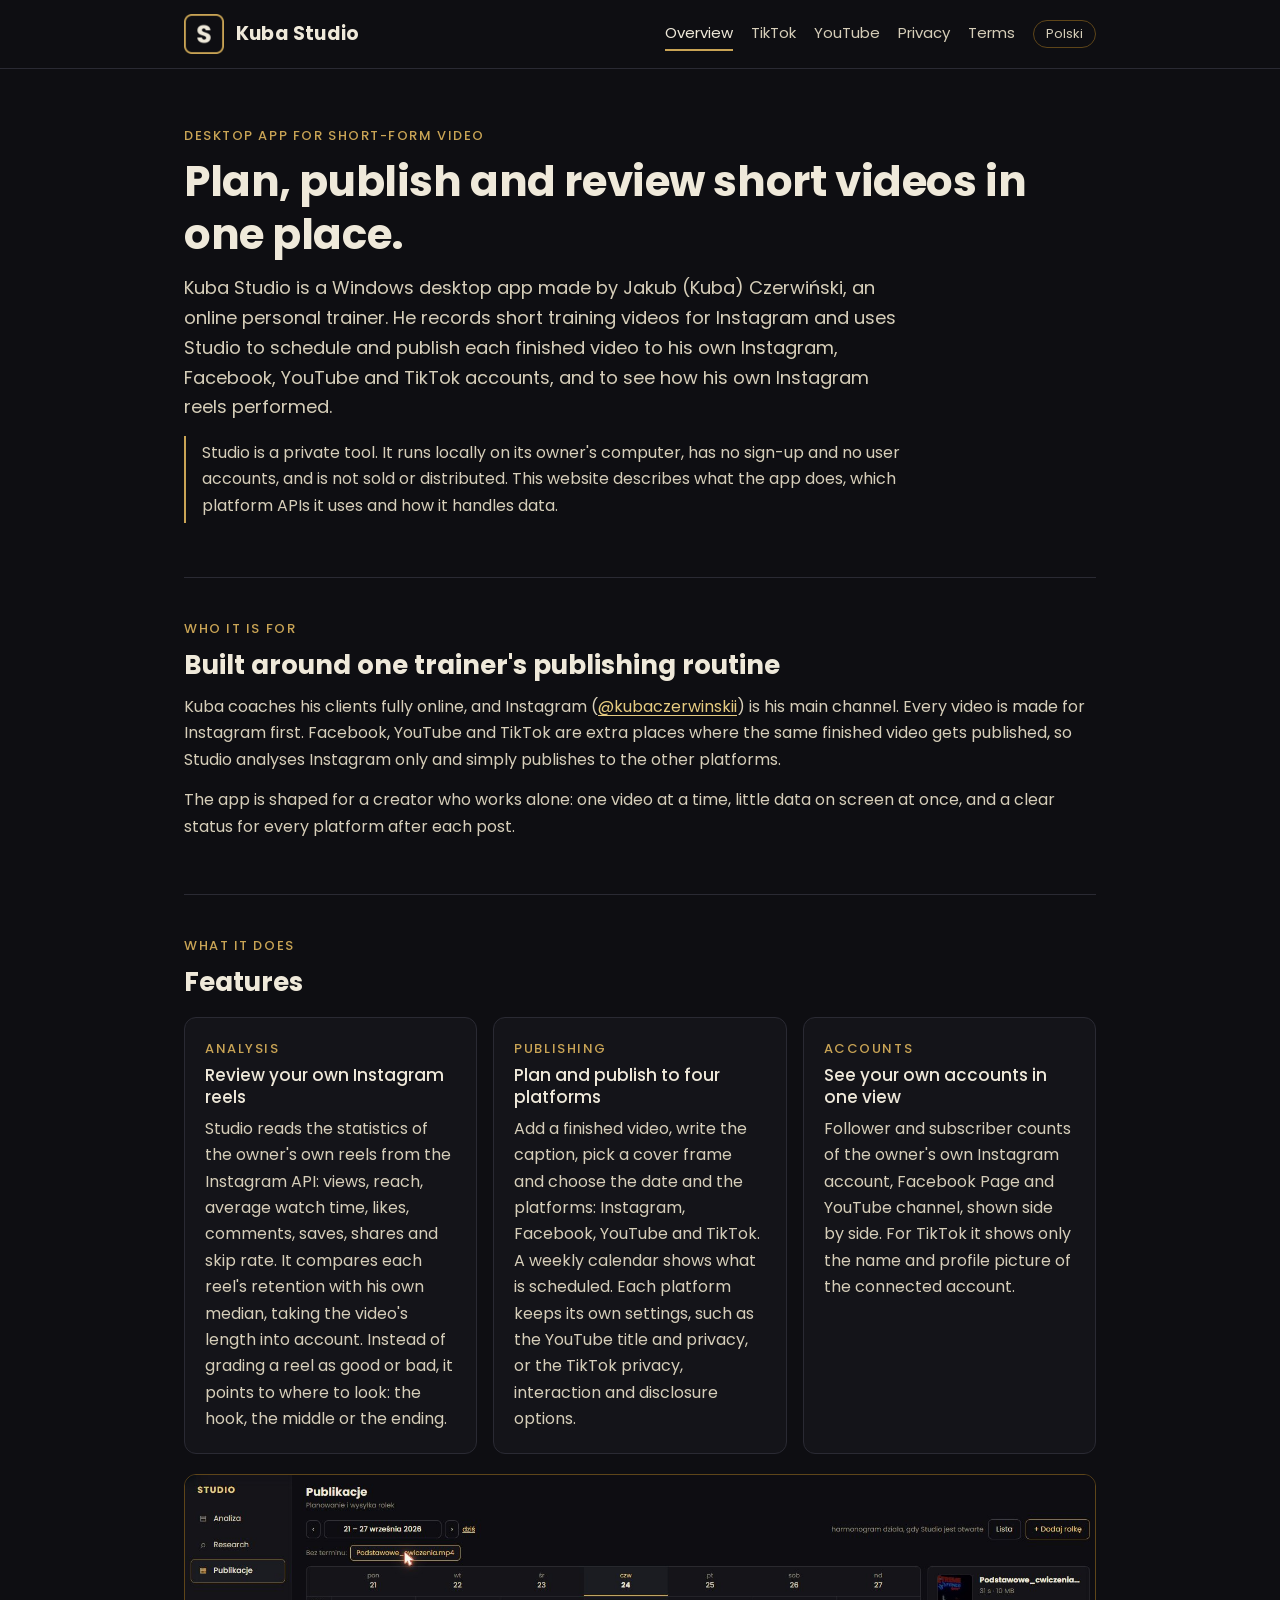
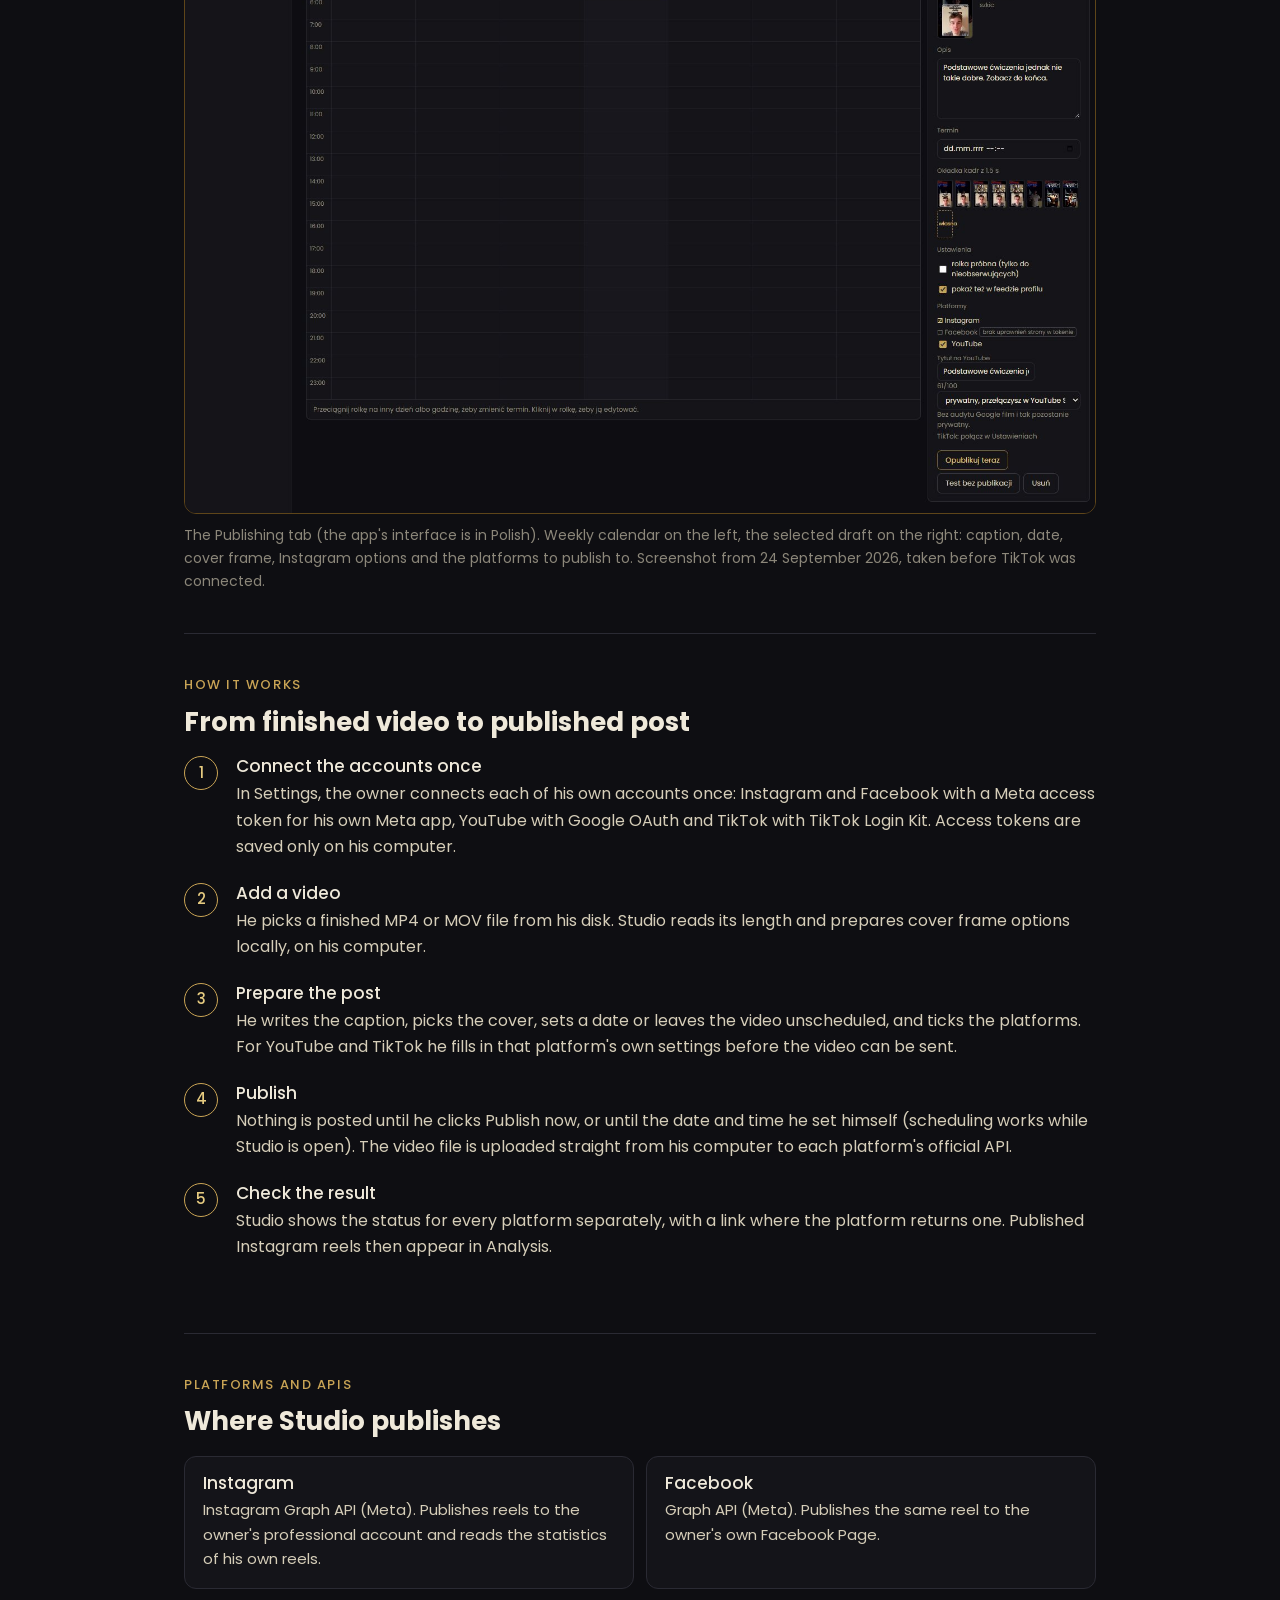
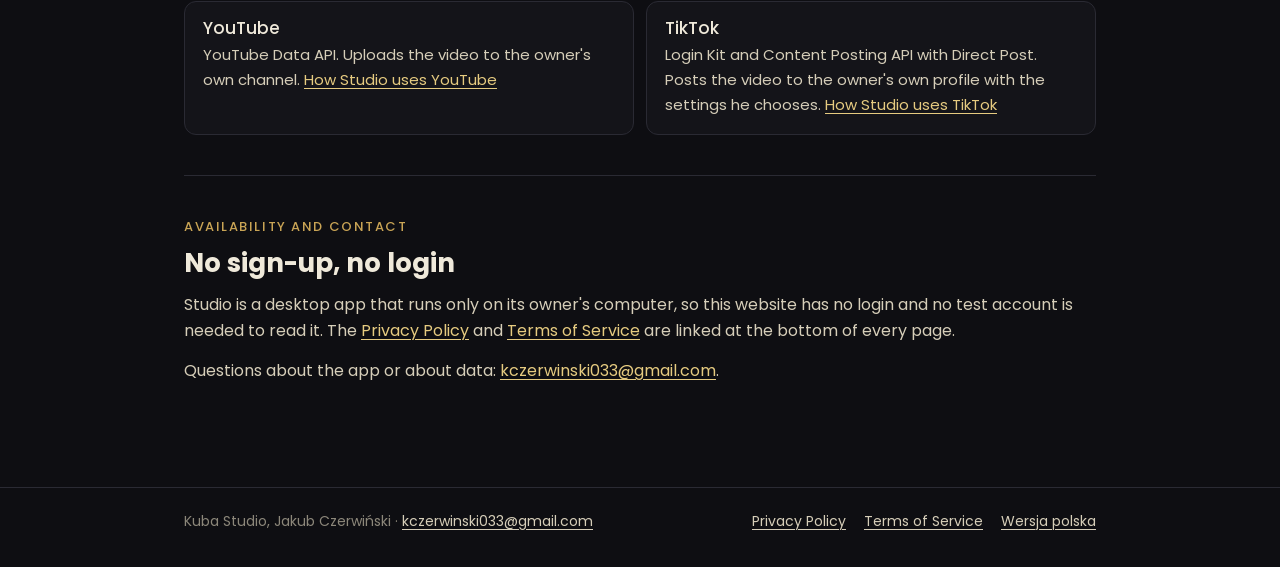
<file: studio/index.html>
<!doctype html>
<html lang="en">
<head>
<meta charset="utf-8">
<meta name="viewport" content="width=device-width, initial-scale=1">
<title>Kuba Studio: plan, publish and review short videos</title>
<meta name="description" content="Kuba Studio is a private Windows desktop app of online personal trainer Jakub Czerwiński for planning and publishing his own videos to Instagram, Facebook, YouTube and TikTok and reviewing his own Instagram reels.">
<meta name="theme-color" content="#0E0E12">
<link rel="icon" href="favicon.ico" sizes="16x16 24x24 32x32 48x48 64x64">
<link rel="icon" href="icon-32.png" type="image/png" sizes="32x32">
<link rel="apple-touch-icon" href="icon-180.png">
<link rel="alternate" hreflang="en" href="https://kczerwinskii.github.io/plan/studio/">
<link rel="alternate" hreflang="pl" href="https://kczerwinskii.github.io/plan/studio/pl/">
<link rel="stylesheet" href="style.css">
</head>
<body>
<a class="skip" href="#tresc">Skip to content</a>
<header class="naglowek">
  <div class="ramka">
    <a class="marka" href="index.html"><img src="icon-180.png" width="40" height="40" alt=""><span>Kuba Studio</span></a>
    <nav class="nawigacja" aria-label="Main">
      <a href="index.html" aria-current="page">Overview</a>
      <a href="tiktok.html">TikTok</a>
      <a href="youtube.html">YouTube</a>
      <a href="privacy.html">Privacy</a>
      <a href="terms.html">Terms</a>
      <a class="jezyk" href="pl/index.html" hreflang="pl" lang="pl">Polski</a>
    </nav>
  </div>
</header>

<main id="tresc">
  <div class="ramka">

    <section class="sekcja">
      <span class="etykieta">Desktop app for short-form video</span>
      <h1>Plan, publish and review short videos in one place.</h1>
      <p class="wstep">Kuba Studio is a Windows desktop app made by Jakub (Kuba) Czerwiński, an online personal trainer. He records short training videos for Instagram and uses Studio to schedule and publish each finished video to his own Instagram, Facebook, YouTube and TikTok accounts, and to see how his own Instagram reels performed.</p>
      <p class="uwaga">Studio is a private tool. It runs locally on its owner's computer, has no sign-up and no user accounts, and is not sold or distributed. This website describes what the app does, which platform APIs it uses and how it handles data.</p>
    </section>

    <section class="sekcja" aria-labelledby="dla-kogo">
      <span class="etykieta">Who it is for</span>
      <h2 id="dla-kogo">Built around one trainer's publishing routine</h2>
      <p>Kuba coaches his clients fully online, and Instagram (<a href="https://www.instagram.com/kubaczerwinskii/">@kubaczerwinskii</a>) is his main channel. Every video is made for Instagram first. Facebook, YouTube and TikTok are extra places where the same finished video gets published, so Studio analyses Instagram only and simply publishes to the other platforms.</p>
      <p>The app is shaped for a creator who works alone: one video at a time, little data on screen at once, and a clear status for every platform after each post.</p>
    </section>

    <section class="sekcja" aria-labelledby="funkcje">
      <span class="etykieta">What it does</span>
      <h2 id="funkcje">Features</h2>
      <div class="karty">
        <article class="karta">
          <span class="etykieta">Analysis</span>
          <h3>Review your own Instagram reels</h3>
          <p>Studio reads the statistics of the owner's own reels from the Instagram API: views, reach, average watch time, likes, comments, saves, shares and skip rate. It compares each reel's retention with his own median, taking the video's length into account. Instead of grading a reel as good or bad, it points to where to look: the hook, the middle or the ending.</p>
        </article>
        <article class="karta">
          <span class="etykieta">Publishing</span>
          <h3>Plan and publish to four platforms</h3>
          <p>Add a finished video, write the caption, pick a cover frame and choose the date and the platforms: Instagram, Facebook, YouTube and TikTok. A weekly calendar shows what is scheduled. Each platform keeps its own settings, such as the YouTube title and privacy, or the TikTok privacy, interaction and disclosure options.</p>
        </article>
        <article class="karta">
          <span class="etykieta">Accounts</span>
          <h3>See your own accounts in one view</h3>
          <p>Follower and subscriber counts of the owner's own Instagram account, Facebook Page and YouTube channel, shown side by side. For TikTok it shows only the name and profile picture of the connected account.</p>
        </article>
      </div>
      <figure class="zrzut">
        <img src="img/publishing.jpg" width="1625" height="1140" loading="lazy" alt="Studio Publishing tab: a weekly calendar on the left and, on the right, a draft video with its caption, date, cover frame options, Instagram options and platform checkboxes.">
        <figcaption>The Publishing tab (the app's interface is in Polish). Weekly calendar on the left, the selected draft on the right: caption, date, cover frame, Instagram options and the platforms to publish to. Screenshot from 24 September 2026, taken before TikTok was connected.</figcaption>
      </figure>
    </section>

    <section class="sekcja" aria-labelledby="jak-dziala">
      <span class="etykieta">How it works</span>
      <h2 id="jak-dziala">From finished video to published post</h2>
      <ol class="kroki">
        <li>
          <h3>Connect the accounts once</h3>
          <p>In Settings, the owner connects each of his own accounts once: Instagram and Facebook with a Meta access token for his own Meta app, YouTube with Google OAuth and TikTok with TikTok Login Kit. Access tokens are saved only on his computer.</p>
        </li>
        <li>
          <h3>Add a video</h3>
          <p>He picks a finished MP4 or MOV file from his disk. Studio reads its length and prepares cover frame options locally, on his computer.</p>
        </li>
        <li>
          <h3>Prepare the post</h3>
          <p>He writes the caption, picks the cover, sets a date or leaves the video unscheduled, and ticks the platforms. For YouTube and TikTok he fills in that platform's own settings before the video can be sent.</p>
        </li>
        <li>
          <h3>Publish</h3>
          <p>Nothing is posted until he clicks Publish now, or until the date and time he set himself (scheduling works while Studio is open). The video file is uploaded straight from his computer to each platform's official API.</p>
        </li>
        <li>
          <h3>Check the result</h3>
          <p>Studio shows the status for every platform separately, with a link where the platform returns one. Published Instagram reels then appear in Analysis.</p>
        </li>
      </ol>
    </section>

    <section class="sekcja" aria-labelledby="platformy">
      <span class="etykieta">Platforms and APIs</span>
      <h2 id="platformy">Where Studio publishes</h2>
      <div class="platformy">
        <div class="platforma">
          <h3>Instagram</h3>
          <p>Instagram Graph API (Meta). Publishes reels to the owner's professional account and reads the statistics of his own reels.</p>
        </div>
        <div class="platforma">
          <h3>Facebook</h3>
          <p>Graph API (Meta). Publishes the same reel to the owner's own Facebook Page.</p>
        </div>
        <div class="platforma">
          <h3>YouTube</h3>
          <p>YouTube Data API. Uploads the video to the owner's own channel. <a href="youtube.html">How Studio uses YouTube</a></p>
        </div>
        <div class="platforma">
          <h3>TikTok</h3>
          <p>Login Kit and Content Posting API with Direct Post. Posts the video to the owner's own profile with the settings he chooses. <a href="tiktok.html">How Studio uses TikTok</a></p>
        </div>
      </div>
    </section>

    <section class="sekcja" aria-labelledby="kontakt">
      <span class="etykieta">Availability and contact</span>
      <h2 id="kontakt">No sign-up, no login</h2>
      <p>Studio is a desktop app that runs only on its owner's computer, so this website has no login and no test account is needed to read it. The <a href="privacy.html">Privacy Policy</a> and <a href="terms.html">Terms of Service</a> are linked at the bottom of every page.</p>
      <p>Questions about the app or about data: <a href="mailto:kczerwinski033@gmail.com">kczerwinski033@gmail.com</a>.</p>
    </section>

  </div>
</main>

<footer class="stopka">
  <div class="ramka">
    <span>Kuba Studio, Jakub Czerwiński · <a href="mailto:kczerwinski033@gmail.com">kczerwinski033@gmail.com</a></span>
    <nav aria-label="Legal">
      <a href="privacy.html">Privacy Policy</a>
      <a href="terms.html">Terms of Service</a>
      <a href="pl/index.html" hreflang="pl" lang="pl">Wersja polska</a>
    </nav>
  </div>
</footer>
</body>
</html>
</file>
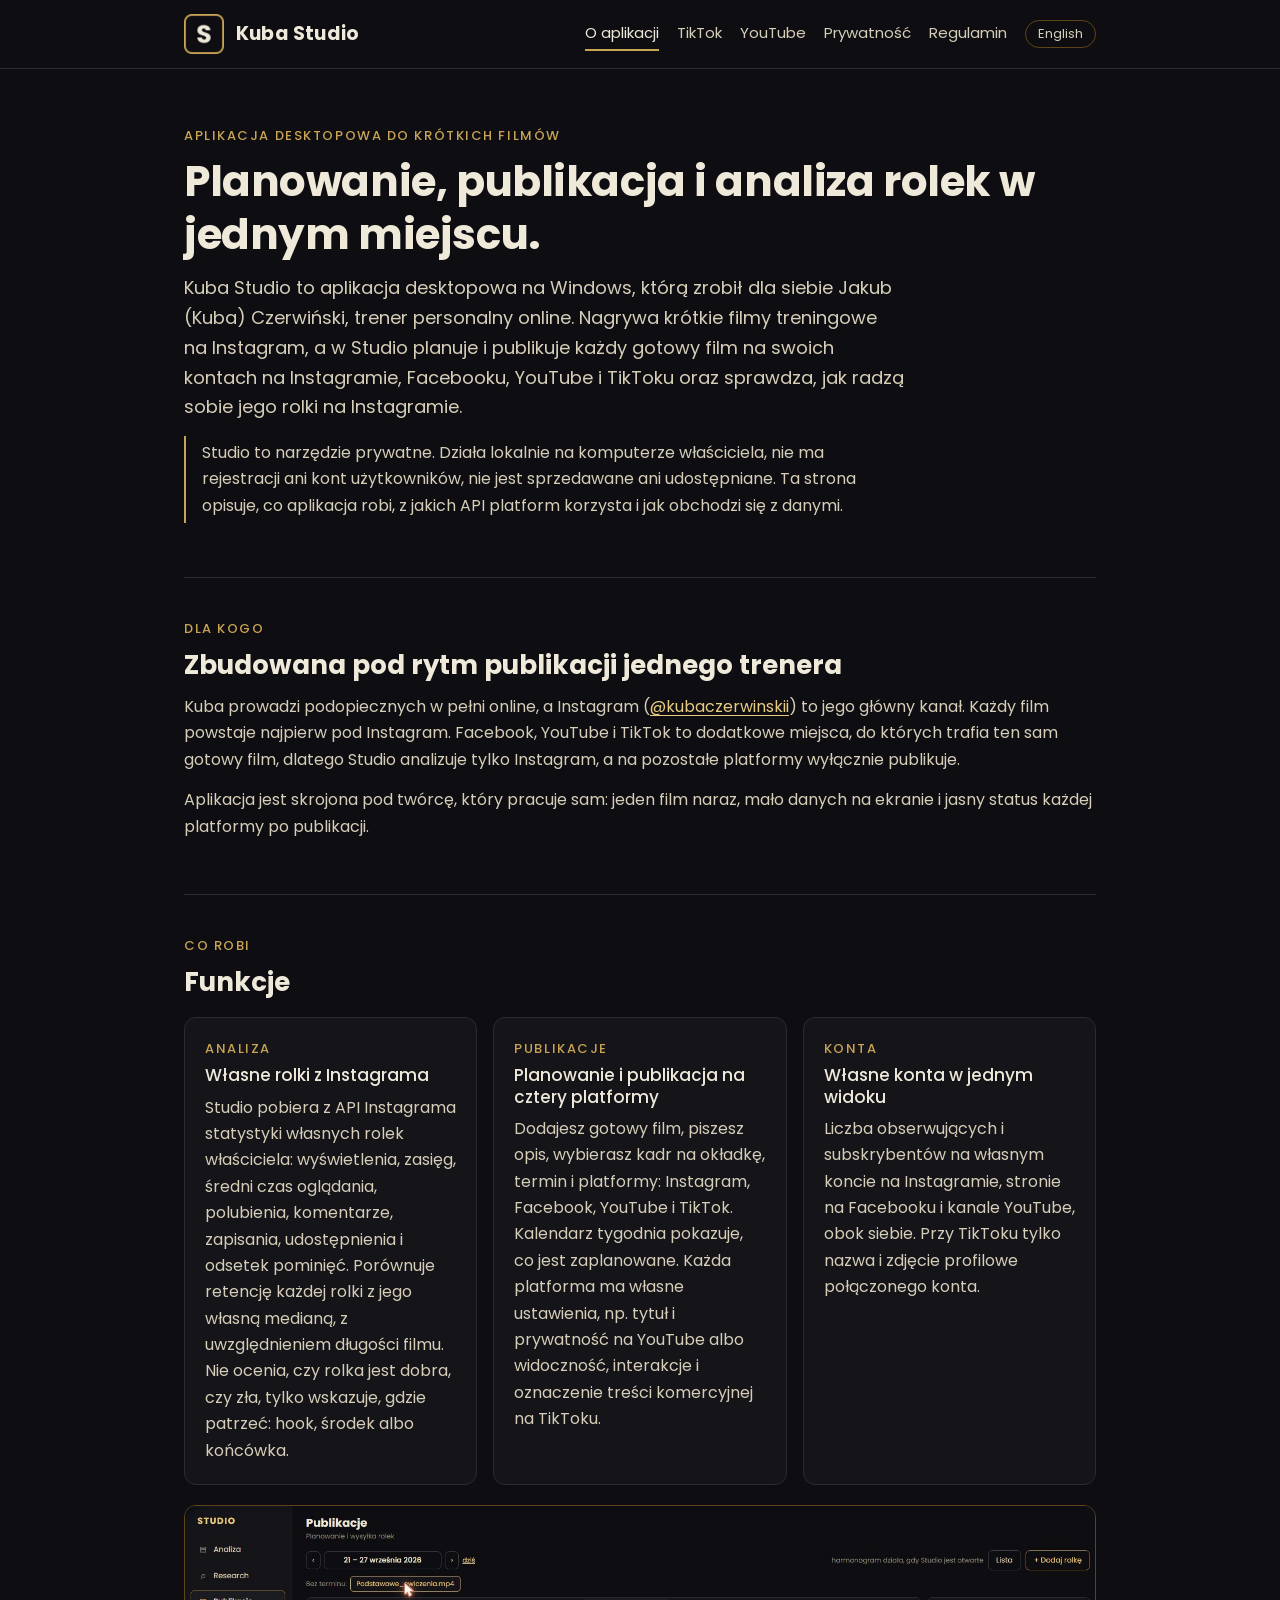
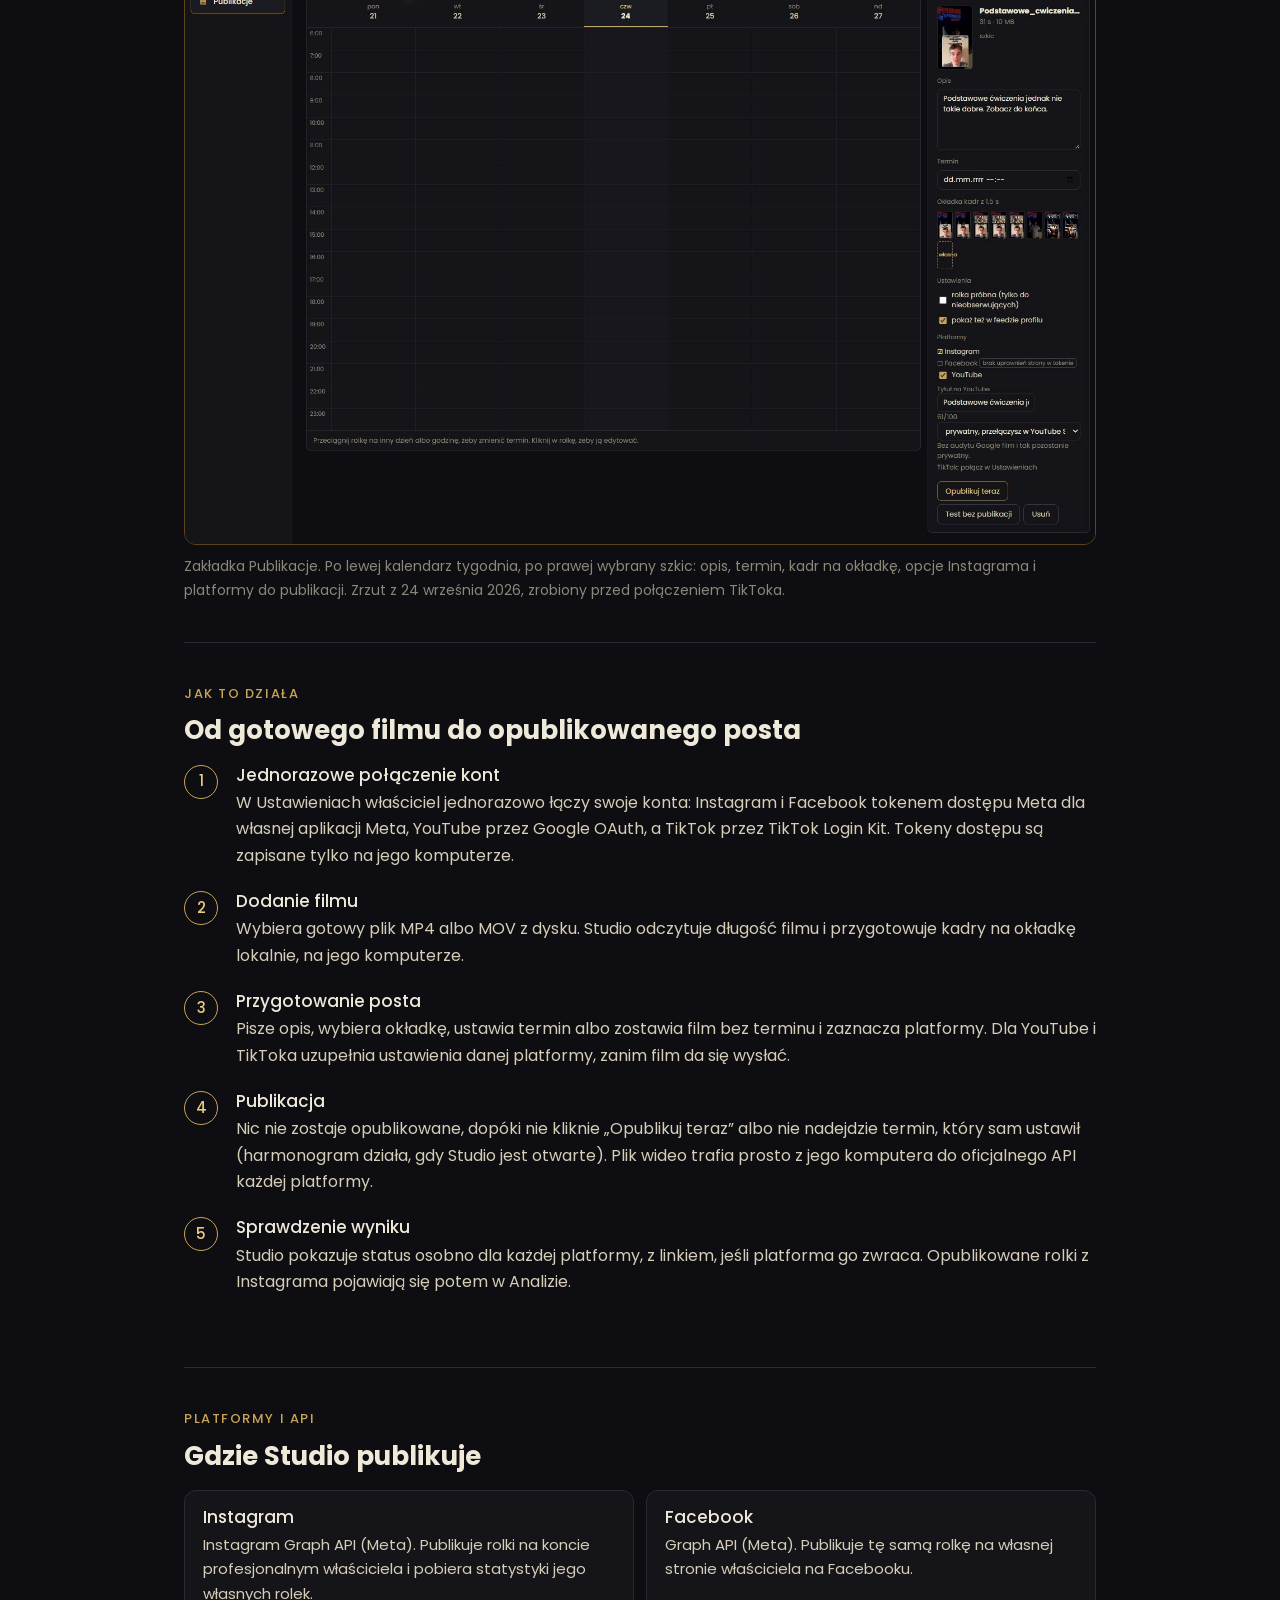
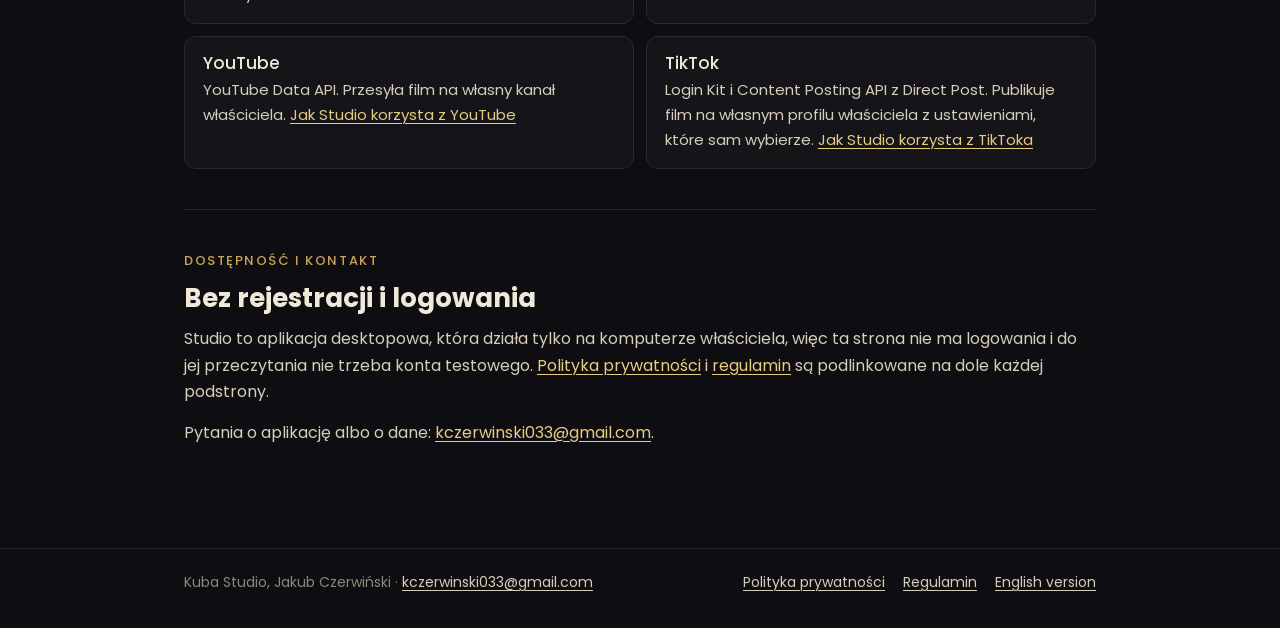
<file: studio/pl/index.html>
<!doctype html>
<html lang="pl">
<head>
<meta charset="utf-8">
<meta name="viewport" content="width=device-width, initial-scale=1">
<title>Kuba Studio: planowanie, publikacja i analiza rolek</title>
<meta name="description" content="Kuba Studio to prywatna aplikacja desktopowa trenera personalnego online Jakuba Czerwińskiego do planowania i publikacji własnych filmów na Instagramie, Facebooku, YouTube i TikToku oraz analizy własnych rolek z Instagrama.">
<meta name="theme-color" content="#0E0E12">
<link rel="icon" href="../favicon.ico" sizes="16x16 24x24 32x32 48x48 64x64">
<link rel="icon" href="../icon-32.png" type="image/png" sizes="32x32">
<link rel="apple-touch-icon" href="../icon-180.png">
<link rel="alternate" hreflang="en" href="https://kczerwinskii.github.io/plan/studio/">
<link rel="alternate" hreflang="pl" href="https://kczerwinskii.github.io/plan/studio/pl/">
<link rel="stylesheet" href="../style.css">
</head>
<body>
<a class="skip" href="#tresc">Przejdź do treści</a>
<header class="naglowek">
  <div class="ramka">
    <a class="marka" href="index.html"><img src="../icon-180.png" width="40" height="40" alt=""><span>Kuba Studio</span></a>
    <nav class="nawigacja" aria-label="Główna">
      <a href="index.html" aria-current="page">O aplikacji</a>
      <a href="tiktok.html">TikTok</a>
      <a href="youtube.html">YouTube</a>
      <a href="privacy.html">Prywatność</a>
      <a href="terms.html">Regulamin</a>
      <a class="jezyk" href="../index.html" hreflang="en" lang="en">English</a>
    </nav>
  </div>
</header>

<main id="tresc">
  <div class="ramka">

    <section class="sekcja">
      <span class="etykieta">Aplikacja desktopowa do krótkich filmów</span>
      <h1>Planowanie, publikacja i analiza rolek w jednym miejscu.</h1>
      <p class="wstep">Kuba Studio to aplikacja desktopowa na Windows, którą zrobił dla siebie Jakub (Kuba) Czerwiński, trener personalny online. Nagrywa krótkie filmy treningowe na Instagram, a w Studio planuje i publikuje każdy gotowy film na swoich kontach na Instagramie, Facebooku, YouTube i TikToku oraz sprawdza, jak radzą sobie jego rolki na Instagramie.</p>
      <p class="uwaga">Studio to narzędzie prywatne. Działa lokalnie na komputerze właściciela, nie ma rejestracji ani kont użytkowników, nie jest sprzedawane ani udostępniane. Ta strona opisuje, co aplikacja robi, z jakich API platform korzysta i jak obchodzi się z danymi.</p>
    </section>

    <section class="sekcja" aria-labelledby="dla-kogo">
      <span class="etykieta">Dla kogo</span>
      <h2 id="dla-kogo">Zbudowana pod rytm publikacji jednego trenera</h2>
      <p>Kuba prowadzi podopiecznych w pełni online, a Instagram (<a href="https://www.instagram.com/kubaczerwinskii/">@kubaczerwinskii</a>) to jego główny kanał. Każdy film powstaje najpierw pod Instagram. Facebook, YouTube i TikTok to dodatkowe miejsca, do których trafia ten sam gotowy film, dlatego Studio analizuje tylko Instagram, a na pozostałe platformy wyłącznie publikuje.</p>
      <p>Aplikacja jest skrojona pod twórcę, który pracuje sam: jeden film naraz, mało danych na ekranie i jasny status każdej platformy po publikacji.</p>
    </section>

    <section class="sekcja" aria-labelledby="funkcje">
      <span class="etykieta">Co robi</span>
      <h2 id="funkcje">Funkcje</h2>
      <div class="karty">
        <article class="karta">
          <span class="etykieta">Analiza</span>
          <h3>Własne rolki z Instagrama</h3>
          <p>Studio pobiera z API Instagrama statystyki własnych rolek właściciela: wyświetlenia, zasięg, średni czas oglądania, polubienia, komentarze, zapisania, udostępnienia i odsetek pominięć. Porównuje retencję każdej rolki z jego własną medianą, z uwzględnieniem długości filmu. Nie ocenia, czy rolka jest dobra, czy zła, tylko wskazuje, gdzie patrzeć: hook, środek albo końcówka.</p>
        </article>
        <article class="karta">
          <span class="etykieta">Publikacje</span>
          <h3>Planowanie i publikacja na cztery platformy</h3>
          <p>Dodajesz gotowy film, piszesz opis, wybierasz kadr na okładkę, termin i platformy: Instagram, Facebook, YouTube i TikTok. Kalendarz tygodnia pokazuje, co jest zaplanowane. Każda platforma ma własne ustawienia, np. tytuł i prywatność na YouTube albo widoczność, interakcje i oznaczenie treści komercyjnej na TikToku.</p>
        </article>
        <article class="karta">
          <span class="etykieta">Konta</span>
          <h3>Własne konta w jednym widoku</h3>
          <p>Liczba obserwujących i subskrybentów na własnym koncie na Instagramie, stronie na Facebooku i kanale YouTube, obok siebie. Przy TikToku tylko nazwa i zdjęcie profilowe połączonego konta.</p>
        </article>
      </div>
      <figure class="zrzut">
        <img src="../img/publishing.jpg" width="1625" height="1140" loading="lazy" alt="Zakładka Publikacje w Studio: po lewej kalendarz tygodnia, po prawej szkic filmu z opisem, terminem, kadrami na okładkę, opcjami Instagrama i wyborem platform.">
        <figcaption>Zakładka Publikacje. Po lewej kalendarz tygodnia, po prawej wybrany szkic: opis, termin, kadr na okładkę, opcje Instagrama i platformy do publikacji. Zrzut z 24 września 2026, zrobiony przed połączeniem TikToka.</figcaption>
      </figure>
    </section>

    <section class="sekcja" aria-labelledby="jak-dziala">
      <span class="etykieta">Jak to działa</span>
      <h2 id="jak-dziala">Od gotowego filmu do opublikowanego posta</h2>
      <ol class="kroki">
        <li>
          <h3>Jednorazowe połączenie kont</h3>
          <p>W Ustawieniach właściciel jednorazowo łączy swoje konta: Instagram i Facebook tokenem dostępu Meta dla własnej aplikacji Meta, YouTube przez Google OAuth, a TikTok przez TikTok Login Kit. Tokeny dostępu są zapisane tylko na jego komputerze.</p>
        </li>
        <li>
          <h3>Dodanie filmu</h3>
          <p>Wybiera gotowy plik MP4 albo MOV z dysku. Studio odczytuje długość filmu i przygotowuje kadry na okładkę lokalnie, na jego komputerze.</p>
        </li>
        <li>
          <h3>Przygotowanie posta</h3>
          <p>Pisze opis, wybiera okładkę, ustawia termin albo zostawia film bez terminu i zaznacza platformy. Dla YouTube i TikToka uzupełnia ustawienia danej platformy, zanim film da się wysłać.</p>
        </li>
        <li>
          <h3>Publikacja</h3>
          <p>Nic nie zostaje opublikowane, dopóki nie kliknie „Opublikuj teraz” albo nie nadejdzie termin, który sam ustawił (harmonogram działa, gdy Studio jest otwarte). Plik wideo trafia prosto z jego komputera do oficjalnego API każdej platformy.</p>
        </li>
        <li>
          <h3>Sprawdzenie wyniku</h3>
          <p>Studio pokazuje status osobno dla każdej platformy, z linkiem, jeśli platforma go zwraca. Opublikowane rolki z Instagrama pojawiają się potem w Analizie.</p>
        </li>
      </ol>
    </section>

    <section class="sekcja" aria-labelledby="platformy">
      <span class="etykieta">Platformy i API</span>
      <h2 id="platformy">Gdzie Studio publikuje</h2>
      <div class="platformy">
        <div class="platforma">
          <h3>Instagram</h3>
          <p>Instagram Graph API (Meta). Publikuje rolki na koncie profesjonalnym właściciela i pobiera statystyki jego własnych rolek.</p>
        </div>
        <div class="platforma">
          <h3>Facebook</h3>
          <p>Graph API (Meta). Publikuje tę samą rolkę na własnej stronie właściciela na Facebooku.</p>
        </div>
        <div class="platforma">
          <h3>YouTube</h3>
          <p>YouTube Data API. Przesyła film na własny kanał właściciela. <a href="youtube.html">Jak Studio korzysta z YouTube</a></p>
        </div>
        <div class="platforma">
          <h3>TikTok</h3>
          <p>Login Kit i Content Posting API z Direct Post. Publikuje film na własnym profilu właściciela z ustawieniami, które sam wybierze. <a href="tiktok.html">Jak Studio korzysta z TikToka</a></p>
        </div>
      </div>
    </section>

    <section class="sekcja" aria-labelledby="kontakt">
      <span class="etykieta">Dostępność i kontakt</span>
      <h2 id="kontakt">Bez rejestracji i logowania</h2>
      <p>Studio to aplikacja desktopowa, która działa tylko na komputerze właściciela, więc ta strona nie ma logowania i do jej przeczytania nie trzeba konta testowego. <a href="privacy.html">Polityka prywatności</a> i <a href="terms.html">regulamin</a> są podlinkowane na dole każdej podstrony.</p>
      <p>Pytania o aplikację albo o dane: <a href="mailto:kczerwinski033@gmail.com">kczerwinski033@gmail.com</a>.</p>
    </section>

  </div>
</main>

<footer class="stopka">
  <div class="ramka">
    <span>Kuba Studio, Jakub Czerwiński · <a href="mailto:kczerwinski033@gmail.com">kczerwinski033@gmail.com</a></span>
    <nav aria-label="Dokumenty">
      <a href="privacy.html">Polityka prywatności</a>
      <a href="terms.html">Regulamin</a>
      <a href="../index.html" hreflang="en" lang="en">English version</a>
    </nav>
  </div>
</footer>
</body>
</html>
</file>
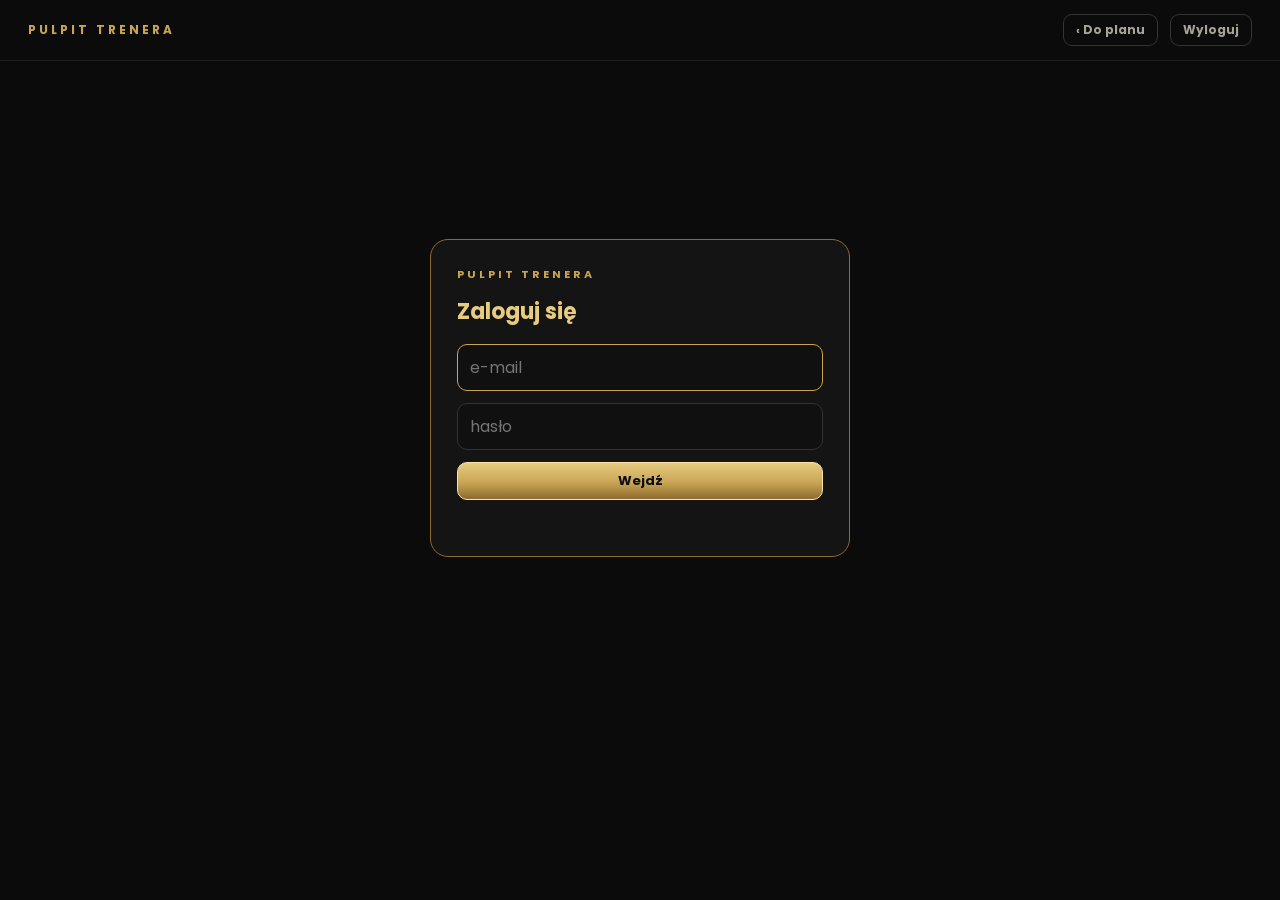
<file: lista.html>
<!doctype html><html lang="pl"><head><meta charset="utf-8"><meta name="viewport" content="width=device-width, initial-scale=1"><title>Pulpit trenera</title><meta name="theme-color" content="#0B0B0B">
<link href="https://fonts.googleapis.com/css2?family=Poppins:wght@400;500;600;700;800&display=swap" rel="stylesheet">
<style>
/* pulpit trenera (patch103, wariant B3 zaakceptowany przez Kubę 28.09) */
:root{--bg:#0B0B0B;--c1:#141414;--c2:#1A1A1A;--ln:#2C2C2C;--gl:#E6CB80;--gm:#C9A455;--gd:#8E6B2E;--iv:#F4F1EA;--ivd:#A7A49C}
*{box-sizing:border-box}
body{margin:0;background:var(--bg);color:var(--iv);font:14px Poppins,Arial,sans-serif;min-height:100vh}
.top{display:flex;align-items:center;gap:12px;padding:14px 28px;border-bottom:1px solid #1F1F1F;position:sticky;top:0;background:#0B0B0B;z-index:5}
.top .t{font-size:12px;letter-spacing:3px;color:var(--gm);font-weight:700;text-transform:uppercase}.top .sp{flex:1}
.wrap{max-width:1180px;margin:0 auto;padding:22px 28px 60px}
.b{height:38px;padding:0 16px;border-radius:10px;border:1.5px solid var(--gm);background:#141414;color:var(--gl);font:700 13px Poppins,Arial,sans-serif;cursor:pointer;display:inline-flex;align-items:center;justify-content:center;gap:6px;white-space:nowrap;text-decoration:none}
.b.pr{background:linear-gradient(180deg,#E6CB80,#C9A455 55%,#8E6B2E);color:#0E0E12;border-color:#F5E3A6}
.b.gh{border-color:#343434;color:var(--ivd);background:transparent}
.b.ic{width:38px;padding:0;font-size:18px;letter-spacing:1px}
.b.sm{height:32px;padding:0 12px;font-size:12px;border-radius:9px}.b.sm.ic{width:32px;padding:0}
.b:disabled{opacity:.6;cursor:default}
.tabs{display:flex;gap:8px;flex-wrap:wrap;margin-bottom:16px}
.tab{padding:9px 16px;border-radius:12px;border:1.5px solid #2F2F2F;background:var(--c1);color:var(--ivd);font:700 13px Poppins,Arial,sans-serif;display:flex;align-items:center;gap:8px;cursor:pointer}
.tab b{font-size:12px;background:#262626;color:var(--iv);border-radius:999px;padding:1px 8px}
.tab.on{border-color:var(--gm);color:var(--gl);background:#17140C}.tab.on b{background:var(--gm);color:#0E0E12}
.lista{background:var(--c1);border:1px solid var(--ln);border-radius:16px;overflow:hidden}
.w{display:grid;grid-template-columns:6px minmax(0,1fr) 170px 170px 170px 180px;align-items:center;column-gap:14px;padding:14px 18px 14px 0;border-top:1px solid #222}
.lista > :first-child{border-top:none}
.w > *{text-align:center;min-width:0}.w > .kto{text-align:left}
.w.hd{padding-top:11px;padding-bottom:11px;background:#111;font-size:10px;letter-spacing:1.2px;text-transform:uppercase;color:var(--ivd);font-weight:700}
.kol{align-self:stretch;border-radius:0 4px 4px 0;min-height:40px}.kol.r{background:linear-gradient(180deg,#A63A4C,#6E2231)}.kol.n{background:linear-gradient(180deg,#4A62A0,#1E2A47)}.kol.g{background:linear-gradient(180deg,#E6CB80,#8E6B2E)}.kol.s{background:#3A3A3A}
.kto b{display:block;font-size:15px}.kto small{display:block;color:var(--ivd);font-size:12px;white-space:nowrap;overflow:hidden;text-overflow:ellipsis}
.kto small.nt{color:#D9D3C4}.kto small.bk{color:var(--gl)}.kto small.bl{color:#E0798A}
.v b{display:block;font-size:15px}.v small{display:block;font-size:11px;color:var(--ivd);white-space:nowrap}.v b.zal{color:#E0798A}
/* patch113: kolumna i panel dostępu */.v b.kon{color:var(--gl)}.v b.bez{color:var(--ivd);font-weight:600;font-size:13px}
.pan.dp{background:#101010;border-top:1px solid #222;padding:16px 22px 18px 24px}.dst{display:flex;align-items:center;gap:14px;flex-wrap:wrap}.dst .l{font-weight:700}
.dst input{width:90px;height:40px;border-radius:10px;border:1.5px solid var(--gm);background:#0B0B0B;color:var(--iv);font:700 17px Poppins,Arial,sans-serif;text-align:center;padding:0}
.dst .mut{font-size:13px}.dst .mut b{color:var(--iv)}.dst .b.bl{height:28px;padding:0 10px;font-size:11px;border-radius:8px}.dst-msg{font-size:12px;color:var(--gl);margin-top:10px}.dst-msg:empty{display:none}.dst-msg.err{color:#E0798A}
.wk{display:flex;gap:4px;justify-content:center;margin-top:5px}
.wk i{width:14px;height:14px;border-radius:4px;border:1.5px solid var(--gd);display:inline-flex;align-items:center;justify-content:center;font-style:normal;font-size:9px;font-weight:800;color:#0E0E12}
.wk i.on{background:linear-gradient(180deg,#E6CB80,#C9A455 55%,#8E6B2E);border-color:#F5E3A6}
.akc{display:flex;gap:8px;justify-content:flex-end;align-items:center}
.nw{display:grid;grid-template-columns:6px minmax(0,1fr) auto auto;align-items:center;column-gap:14px;padding:14px 18px 14px 0;border-top:1px solid #222}
.pan{border-top:1px dashed #262626;padding:12px 18px 16px 24px}.pan:empty{display:none}
/* patch118: stan zgody na dane o zdrowiu przy imieniu */
.ki{display:flex;align-items:center;gap:8px;flex-wrap:wrap}.zp{font-size:10px;font-weight:700;letter-spacing:.3px;padding:2px 9px;border-radius:999px;background:#262626;color:var(--ivd);white-space:nowrap}.zp.wyc{background:#2A1218;color:#E0798A;box-shadow:inset 0 0 0 1px #6E2231}
select{background:#101010;color:var(--iv);border:1.5px solid #333;border-radius:9px;padding:6px 8px;font:13px Poppins,Arial,sans-serif}
.pusto{padding:26px;text-align:center;color:var(--ivd)}
.dol{display:flex;justify-content:space-between;align-items:center;gap:14px;margin-top:14px}
/* patch116: konta bez maila (panel „Nowy podopieczny”, ramka z loginem i hasłem, panel „Login i hasło”) */
/* patch117: konta bez planu (zarejestrowane same przed zmianą logowania) */
.bp{margin:22px 0 8px}.bp b{font-size:14px}.bp b span{color:var(--ivd);font-weight:600;margin-left:4px}.bp small{display:block;font-size:12px;color:var(--ivd);margin-top:3px}
.np{background:#141414;border:1px solid var(--ln);border-radius:14px;padding:16px 18px;margin-top:12px}.np h4{margin:0 0 12px;font-size:15px}
.pr2{display:grid;grid-template-columns:1fr 1fr auto;gap:10px;align-items:start}.pr2.j{grid-template-columns:minmax(0,320px) auto;justify-content:start}
.pl label{display:block;font-size:10px;letter-spacing:1.4px;text-transform:uppercase;color:var(--ivd);font-weight:700;margin-bottom:6px}
.pl input{display:block;width:100%;height:42px;border-radius:10px;border:1.5px solid #3A3A3A;background:#0B0B0B;font-weight:600;padding:0 12px}
.pl small{display:block;font-size:11px;color:var(--ivd);margin-top:5px}.pr2 > .b{margin-top:21px;height:42px}
.np-msg{font-size:13px;color:#E0798A;margin-top:10px}.np-msg:empty{display:none}
.gotowe{margin-top:14px;border:1.5px solid var(--gd);background:#15130D;border-radius:14px;padding:14px 16px}.gotowe > b{color:var(--gl)}
.gotowe .dd{display:grid;grid-template-columns:auto 1fr;gap:6px 14px;font-size:15px;margin:10px 0 12px;align-items:baseline}.gotowe > .dd:first-child{margin-top:0}
.gotowe .dd span{color:var(--ivd)}.gotowe .dd b{font-family:Consolas,Menlo,monospace;font-size:17px;letter-spacing:.5px;overflow-wrap:anywhere}.gotowe .dd b.ad{font-family:Poppins,Arial,sans-serif;font-size:14px;letter-spacing:0}
.gotowe .kd{display:flex;gap:10px;align-items:center;flex-wrap:wrap}.gotowe .uw{font-size:12px;color:var(--ivd)}
.pan.kp{background:#101010;border-top:1px solid #222;padding:16px 22px 18px 24px}
.lh{display:flex;align-items:center;gap:14px;flex-wrap:wrap}.lh .l{color:var(--ivd)}.lh .lgv{font-family:Consolas,Menlo,monospace;font-size:17px;letter-spacing:.5px;overflow-wrap:anywhere}.lh .sp{flex:1}
.lh .lnk{background:none;border:0;padding:0;color:var(--gl);font:600 12px Poppins,Arial,sans-serif;text-decoration:underline;cursor:pointer}
.lh.zm{margin-top:12px}.lh.zm[hidden]{display:none}.lh.zm input{width:220px;height:40px;border-radius:10px;border:1.5px solid var(--gm);background:#0B0B0B;font-weight:600;padding:0 12px}
input{background:#101010;color:var(--iv);border:1.5px solid #333;border-radius:10px;padding:10px 12px;font:14px Poppins,Arial,sans-serif}input:focus,select:focus{outline:0;border-color:var(--gm)}
.mut{color:var(--ivd)}.err{color:#E0798A;font-size:13px;min-height:18px}
.pmenu{position:absolute;z-index:50;background:#161616;border:1px solid var(--gd);border-radius:12px;padding:6px;min-width:220px;box-shadow:0 12px 30px rgba(0,0,0,.6)}
.pmenu div{padding:10px 12px;border-radius:8px;font-size:13px;font-weight:600;cursor:pointer}.pmenu div:hover{background:#222}.pmenu .zak{color:#E0798A}
.login{min-height:70vh;display:flex;align-items:center;justify-content:center}
.login .card{width:min(420px,100%);background:var(--c1);border:1px solid var(--gd);border-radius:18px;padding:26px;display:flex;flex-direction:column;gap:12px}
.login h1{margin:0 0 4px;font-size:22px;color:var(--gl)}.login input{width:100%;font-size:16px}
@media (max-width:820px){.top{padding:12px 16px}.wrap{padding:16px}.w.hd{display:none}
 .w{grid-template-columns:6px 1fr 1fr;row-gap:12px;column-gap:12px;padding:14px 14px 14px 0}.w .kol{grid-row:span 4}.w .kto{grid-column:2 / 4}.w .akc{grid-column:2 / 4}.w .akc .pr{flex:1}
 .w .v{text-align:left}.w .v small{white-space:normal}.w .wk{justify-content:flex-start}.w .v::before{content:attr(data-l);display:block;font-size:10px;letter-spacing:1px;text-transform:uppercase;color:var(--ivd);margin-bottom:2px}
 .w .v[data-l="Tydzień bloku"]{grid-column:2 / 4}
 .nw{grid-template-columns:6px 1fr;row-gap:10px;column-gap:12px;padding:14px 14px 14px 0}.nw .kol{grid-row:span 3}.nw .pill{justify-self:start}.nw .akc{justify-content:flex-start;flex-wrap:wrap}.nw .akc .pr{flex:1}
 .dol{flex-direction:column;align-items:stretch}
 .pr2,.pr2.j{grid-template-columns:1fr}.pr2 > .b{margin-top:0}.lh .sp{display:none}.lh.zm input{flex:1;width:auto;min-width:0}}
</style></head><body>
<div class="top"><span class="t">Pulpit trenera</span><span class="sp"></span><a class="b gh sm" id="doPlanu">‹ Do planu</a><button class="b gh sm" id="wyloguj" hidden>Wyloguj</button></div>
<div class="wrap" id="tresc"><div class="mut">Wczytuję…</div></div>
<script>var API_URL = "https://hnyfncbytkbufobyxeoh.supabase.co/functions/v1/api";</script>
<script>
var TSESJA = null; try { TSESJA = localStorage.getItem('trener_sesja'); localStorage.removeItem('trener_haslo'); } catch (e) {}
function api(b) { if (TSESJA && !b.sesja) b.sesja = TSESJA; return fetch(API_URL, { method: 'POST', body: JSON.stringify(b), redirect: 'follow' }).then(function (r) { return r.text(); }, function () { throw new Error('Brak połączenia z serwerem. Sprawdź internet i spróbuj ponownie.'); }).then(function (t) { try { return JSON.parse(t); } catch (e) { throw new Error('Serwer odpowiedział nieprawidłowo, spróbuj za chwilę.'); } }).then(function (r) { if (!r.ok) throw new Error(r.error || 'Błąd serwera'); return r.dane; }); }
function esc(s) { return String(s == null ? '' : s).replace(/[&<>"']/g, function (c) { return { '&': '&amp;', '<': '&lt;', '>': '&gt;', '"': '&quot;', "'": '&#39;' }[c]; }); }
var BAZA = location.href.replace(/lista\.html.*$/, '');
document.getElementById('doPlanu').href = BAZA;
var T = document.getElementById('tresc'), KONTA = [], LISTA = [], ZAKL = 'wszyscy', MENU_EL = null;
try { ZAKL = localStorage.getItem('pulpit_zakl') || 'wszyscy'; } catch (e) {}

function pokazHaslo(msg) {
  document.getElementById('wyloguj').hidden = true;
  T.innerHTML = '<div class="login"><div class="card"><span class="mut" style="font-size:11px;letter-spacing:3px;text-transform:uppercase;color:var(--gm);font-weight:700">Pulpit trenera</span><h1>Zaloguj się</h1><input id="he" type="email" autocomplete="username" placeholder="e-mail"><input id="h" type="password" autocomplete="current-password" placeholder="hasło"><button class="b pr" id="hb">Wejdź</button><div class="err" id="hm">' + esc(msg || '') + '</div></div></div>';
  var go = function () {
    var em = document.getElementById('he').value.trim(), ha = document.getElementById('h').value; if (!em || !ha) return;
    document.getElementById('hb').textContent = 'Sprawdzam…';
    api({ akcja: 'logowanie', login: em, email: em, haslo: ha }).then(function (r) { if (r.rola !== 'trener') throw new Error('To nie jest konto trenera.'); TSESJA = r.sesja; try { localStorage.setItem('trener_sesja', TSESJA); } catch (e) {} wczytaj(); }).catch(function (e) { pokazHaslo(e.message); });
  };
  document.getElementById('hb').onclick = go; document.getElementById('h').addEventListener('keydown', function (e) { if (e.key === 'Enter') go(); }); document.getElementById('he').focus();
}
function wczytaj() {
  if (!TSESJA) return pokazHaslo();
  if (!LISTA.length && !KONTA.length) T.innerHTML = '<div class="mut">Wczytuję podopiecznych…</div>';
  Promise.all([api({ akcja: 'pulpit' }), api({ akcja: 'konta' })]).then(function (r) { LISTA = r[0] || []; KONTA = r[1] || []; document.getElementById('wyloguj').hidden = false; rysuj(); }).catch(function (e) { if (/hasło|dostęp|sesja/i.test(e.message)) { try { localStorage.removeItem('trener_sesja'); } catch (x) {} TSESJA = null; pokazHaslo(e.message); } else { T.innerHTML = '<span class="err">' + esc(e.message) + '</span> <button class="b gh sm" onclick="wczytaj()" style="margin-left:10px">Spróbuj ponownie</button>'; } });
}
function dni(iso) { if (!iso) return null; var d = new Date(String(iso).slice(0, 10)); if (isNaN(d)) return null; return Math.max(0, Math.floor((Date.now() - d.getTime()) / 86400000)); }
function dniTxt(n) { return n <= 0 ? 'dziś' : n === 1 ? '1 dzień temu' : n + ' dni temu'; }
function dataKr(iso) { var m = String(iso || '').match(/^(\d{4})-(\d{2})-(\d{2})/); return m ? m[3] + '.' + m[2] : String(iso || ''); }
// patch113: dostęp na określoną liczbę dni. „Dziś” jak na serwerze: data w Europe/Warsaw; ostatni dzień dostępu = dostepDo włącznie.
function dzisW() { try { return new Intl.DateTimeFormat('sv-SE', { timeZone: 'Europe/Warsaw' }).format(new Date()); } catch (e) { var d = new Date(); return d.getFullYear() + '-' + ('0' + (d.getMonth() + 1)).slice(-2) + '-' + ('0' + d.getDate()).slice(-2); } }
function isoUTC(iso) { var m = String(iso || '').match(/^(\d{4})-(\d{2})-(\d{2})/); return m ? Date.UTC(+m[1], m[2] - 1, +m[3]) : null; }
function dniDostepu(iso) { var a = isoUTC(iso), b = isoUTC(dzisW()); return a == null || b == null ? null : Math.round((a - b) / 86400000); }
function dostepUwaga(k) { var d = dniDostepu(k.dostepDo); return d != null && d <= 7; }
function dataPelna(ms) { var d = new Date(ms); return ('0' + d.getUTCDate()).slice(-2) + '.' + ('0' + (d.getUTCMonth() + 1)).slice(-2) + '.' + d.getUTCFullYear(); }
function nowyKoniec(iso, dni) { var dz = isoUTC(dzisW()), ob = isoUTC(iso); return dataPelna(Math.max(dz, ob == null ? dz : ob) + dni * 86400000); }
function komDostep(k) {
  var d = dniDostepu(k.dostepDo);
  if (d == null) return '<b class="bez">bez limitu</b>';
  if (d < 0) return '<b class="zal">Wygasł</b><small>' + esc(dataKr(k.dostepDo)) + '</small>';
  return '<b' + (d <= 7 ? ' class="kon"' : '') + '>' + (d === 0 ? 'dzisiaj' : d === 1 ? '1 dzień' : d + ' dni') + '</b><small>do ' + esc(dataKr(k.dostepDo)) + '</small>';
}
function liczbaDni(v) { v = String(v || '').trim(); if (!/^\d{1,4}$/.test(v)) return null; var x = parseInt(v, 10); return x >= 1 && x <= 3650 ? x : null; }
function pokazDostep(b, msg, przelacz) {
  var out = document.getElementById('pan-' + b), k = LISTA.filter(function (x) { return x.bazaId === b; })[0]; if (!out || !k) return;
  if (przelacz && out.classList.contains('dp')) { out.classList.remove('dp'); out.innerHTML = ''; return; }
  document.querySelectorAll('.pan.dp').forEach(function (x) { if (x !== out) { x.classList.remove('dp'); x.innerHTML = ''; } }); // jeden panel dostępu naraz
  out.classList.remove('kp'); out.classList.add('dp');
  out.innerHTML = '<div class="dst"><span class="l">Dodaj dni dostępu</span><input id="dst-dni" inputmode="numeric" maxlength="4" value="30" aria-label="Liczba dni"><button class="b pr sm" id="dst-zap">Zapisz</button>'
    + '<span class="mut">Nowy koniec: <b id="dst-kon"></b> (liczone od obecnego końca, a gdy już wygasł, od dziś)</span>'
    + (k.dostepDo ? '<button class="b gh bl" id="dst-bez">Bez limitu</button>' : '') + '</div><div class="dst-msg" id="dst-msg"></div>';
  var q = function (id) { return out.querySelector('#' + id); }, inp = q('dst-dni'), kon = q('dst-kon'), zap = q('dst-zap'), m = q('dst-msg');
  var licz = function () { var d = liczbaDni(inp.value); kon.textContent = d ? nowyKoniec(k.dostepDo, d) : '–'; zap.disabled = !d; };
  var info = function (t, err) { m.textContent = t; m.classList.toggle('err', !!err); };
  inp.addEventListener('input', licz); inp.addEventListener('keydown', function (e) { if (e.key === 'Enter' && !zap.disabled) zap.click(); }); licz();
  if (msg) info(msg);
  zap.onclick = function () {
    var d = liczbaDni(inp.value); if (!d) { info('Podaj liczbę dni od 1 do 3650.', true); return; }
    zap.disabled = true; zap.textContent = 'Zapisuję…';
    api({ akcja: 'dostepDodaj', bazaId: b, dni: d }).then(function (r) { k.dostepDo = r && r.dostepDo || k.dostepDo; rysuj(); pokazDostep(b, 'Zapisano. Dostęp do ' + dataPelna(isoUTC(k.dostepDo)) + '.'); })
      .catch(function (e) { zap.disabled = false; zap.textContent = 'Zapisz'; info(e.message, true); });
  };
  var bez = q('dst-bez');
  if (bez) bez.onclick = function () {
    bez.disabled = true;
    api({ akcja: 'dostepUsun', bazaId: b }).then(function () { k.dostepDo = ''; rysuj(); pokazDostep(b, 'Zapisano. Dostęp bez limitu.'); })
      .catch(function (e) { bez.disabled = false; info(e.message, true); });
  };
  inp.focus(); inp.select();
}
// patch116: konta bez maila. Identyfikator konta to login (serwer zwraca login, a email zostaje dla zgodności).
var ADRES = 'https://kczerwinskii.github.io/plan/', LOGIN_RE = /^[a-z0-9][a-z0-9._-]{2,29}$/;
var TXT_LOGIN = 'Login: 3 do 30 znaków, małe litery, cyfry, kropka, myślnik albo podkreślenie.';
var TXT_RAZ = 'Hasło widać tylko teraz. Potem można nadać nowe.';
function lg(k) { return k ? String(k.login || k.email || '') : ''; }
// patch122: pole loginu pokazuje od razu to, co zapisze serwer (małe litery, bez spacji na brzegach); kursor zostaje na miejscu
function loginNaZywo(el) {
  var v = el.value, p = el.selectionStart == null ? v.length : el.selectionStart;
  var n = v.toLowerCase().replace(/^\s+|\s+$/g, ''); if (n === v) return;
  var przed = v.slice(0, p).toLowerCase().replace(/^\s+/, '').length; el.value = n;
  try { var k = Math.max(0, Math.min(n.length, przed)); el.setSelectionRange(k, k); } catch (e) {}
}
function bezMaila(v) { v = String(v || ''); return v.indexOf('@') < 0 ? v : ''; }
function los3() { var n; try { var a = new Uint32Array(1); crypto.getRandomValues(a); n = a[0] % 900; } catch (e) { n = Math.floor(Math.random() * 900); } return String(100 + n); }
// podpowiedź loginu: pierwsze słowo imienia, małe litery, bez polskich znaków, + 3 losowe cyfry
function loginZImienia(imie, cyfry) {
  var s = String(imie || '').trim().split(/\s+/)[0].toLowerCase().replace(/ł/g, 'l');
  try { s = s.normalize('NFD').replace(/[̀-ͯ]/g, ''); } catch (e) {}
  s = s.replace(/[^a-z0-9]/g, '').slice(0, 27);
  return (s || 'osoba') + cyfry;
}
function wiadomosc(login, haslo) { return 'Twój plan treningowy:\n' + ADRES + '\nLogin: ' + login + '\nHasło: ' + haslo; }
function kopiuj(tekst, btn) {
  var ok = function () { btn.textContent = 'Skopiowano'; setTimeout(function () { btn.textContent = 'Kopiuj dane do wysłania'; }, 2000); };
  var zapas = function () { var ta = document.createElement('textarea'), u = false; ta.value = tekst; ta.style.position = 'fixed'; ta.style.opacity = '0'; document.body.appendChild(ta); ta.select(); try { u = document.execCommand('copy'); } catch (e) {} ta.remove(); if (u) ok(); else prompt('Skopiuj dane i wyślij:', tekst); };
  try { navigator.clipboard.writeText(tekst).then(ok, zapas); } catch (e) { zapas(); }
}
// ramka z danymi do wysłania: wiersze [etykieta, wartość, klasa]
function ramka(tytul, wiersze, uwaga) {
  return '<div class="gotowe">' + (tytul ? '<b>' + esc(tytul) + '</b>' : '') + '<div class="dd">' + wiersze.map(function (w) { return '<span>' + esc(w[0]) + '</span><b' + (w[2] ? ' class="' + w[2] + '"' : '') + '>' + esc(w[1]) + '</b>'; }).join('') + '</div>'
    + '<div class="kd"><button class="b pr sm" data-kop="1">Kopiuj dane do wysłania</button><span class="uw">' + esc(uwaga) + '</span></div></div>';
}
// panel „Nowy podopieczny”: stan poza DOM, bo rysuj() buduje stronę od nowa (ramka z hasłem zostaje do zamknięcia panelu)
var NOWY = nowyStan();
function nowyStan() { return { on: false, imie: '', login: '', recznie: false, cyfry: los3(), gotowe: null }; }
function panelNowy() {
  if (!NOWY.on) return '';
  var g = NOWY.gotowe;
  return '<div class="np" id="np"><h4>Nowy podopieczny</h4><div class="pr2"><div class="pl"><label for="np-imie">Imię i nazwisko</label><input id="np-imie" autocomplete="off" maxlength="200" value="' + esc(NOWY.imie) + '"></div>'
    + '<div class="pl"><label for="np-login">Login</label><input id="np-login" autocomplete="off" autocapitalize="none" autocorrect="off" spellcheck="false" maxlength="30" value="' + esc(NOWY.login) + '"><small>tworzy się sam z imienia, można zmienić</small></div>'
    + '<button class="b pr" id="np-utworz">Utwórz konto</button></div><div class="np-msg" id="np-msg"></div>'
    + (g ? ramka('Konto gotowe', [['Adres', ADRES.replace(/^https:\/\//, '').replace(/\/$/, ''), 'ad'], ['Login', g.login], ['Hasło', g.haslo]], TXT_RAZ) : '') + '</div>';
}
function utworzKonto(btn) {
  var im = NOWY.imie.trim(), lo = NOWY.login.trim().toLowerCase(), m = document.getElementById('np-msg');
  if (im.length < 2 || im.length > 200) { m.textContent = 'Podaj imię i nazwisko.'; return; }
  if (!LOGIN_RE.test(lo)) { m.textContent = TXT_LOGIN; return; }
  m.textContent = ''; btn.disabled = true; btn.textContent = 'Tworzę…';
  api({ akcja: 'nowyPodopieczny', imie: im, login: lo }).then(function (r) {
    NOWY.gotowe = { login: r.login || lo, haslo: r.haslo }; NOWY.recznie = false; NOWY.cyfry = los3();
    rysuj(); var np = document.getElementById('np'); if (np && np.scrollIntoView) np.scrollIntoView({ block: 'nearest' });
    // lista odświeżona w tle; ramka z hasłem zostaje także wtedy, gdy odświeżenie się nie uda
    Promise.all([api({ akcja: 'pulpit' }), api({ akcja: 'konta' })]).then(function (x) { LISTA = x[0] || []; KONTA = x[1] || []; rysuj(); }).catch(function () {});
  }).catch(function (e) { btn.disabled = false; btn.textContent = 'Utwórz konto'; m.textContent = e.message; });
}
// panel „Login i hasło” pod wierszem (menu ⋯): login, zmiana loginu, nowe hasło; dla bazy bez konta: założenie konta
function pokazKonto(b, st) {
  st = st || {};
  var out = document.getElementById('pan-' + b), k = LISTA.filter(function (x) { return x.bazaId === b; })[0], c = kontoBazy(b); if (!out || !k) return;
  if (st.przelacz && out.classList.contains('kp')) { out.classList.remove('kp'); out.innerHTML = ''; return; }
  document.querySelectorAll('.pan.kp').forEach(function (x) { if (x !== out) { x.classList.remove('kp'); x.innerHTML = ''; } });
  out.classList.remove('dp'); out.classList.add('kp');
  var h;
  if (c) h = '<div class="lh"><span class="l">Login</span><b class="lgv">' + esc(lg(c)) + '</b><button class="lnk" id="kp-zm">Zmień login</button><span class="sp"></span><button class="b sm" id="kp-nh">Nadaj nowe hasło</button></div>'
    + '<div class="lh zm" id="kp-zmr" hidden><input id="kp-nl" autocomplete="off" autocapitalize="none" autocorrect="off" spellcheck="false" maxlength="30" placeholder="nowy login" aria-label="Nowy login"><button class="b pr sm" id="kp-zap">Zapisz</button></div>';
  else h = '<div class="pr2 j"><div class="pl"><label for="kp-nl">Login</label><input id="kp-nl" autocomplete="off" autocapitalize="none" autocorrect="off" spellcheck="false" maxlength="30" value="' + esc(loginZImienia(k.imie, los3())) + '"><small>ta osoba nie ma jeszcze konta; login tworzy się sam z imienia, można zmienić</small></div><button class="b pr" id="kp-zal">Utwórz konto</button></div>';
  h += '<div class="dst-msg" id="kp-msg"></div>' + (st.haslo ? ramka(st.tytul || '', [['Login', st.login], [st.tytul ? 'Hasło' : 'Nowe hasło', st.haslo]], st.uwaga) : '');
  out.innerHTML = h;
  var q = function (id) { return out.querySelector('#' + id); }, m = q('kp-msg');
  var info = function (t, err) { m.textContent = t; m.classList.toggle('err', !!err); };
  if (st.msg) info(st.msg);
  var kop = out.querySelector('[data-kop]'); if (kop) kop.onclick = function () { kopiuj(wiadomosc(st.login, st.haslo), kop); };
  var nl = q('kp-nl'), nowy = function () { var v = nl.value.trim().toLowerCase(); if (!LOGIN_RE.test(v)) { info(TXT_LOGIN, true); return ''; } return v; };
  if (!c) {
    var zal = q('kp-zal');
    zal.onclick = function () {
      var v = nowy(); if (!v) return; zal.disabled = true; zal.textContent = 'Tworzę…';
      api({ akcja: 'zalozKonto', login: v, imie: k.imie, bazaId: b }).then(function (r) {
        var lo = r.login || v; KONTA.push({ login: lo, email: lo, imie: k.imie, bazaId: b, status: 'aktywne' });
        rysuj(); pokazKonto(b, { tytul: 'Konto gotowe', login: lo, haslo: r.haslo, uwaga: TXT_RAZ });
      }).catch(function (e) { zal.disabled = false; zal.textContent = 'Utwórz konto'; info(e.message, true); });
    };
    nl.addEventListener('keydown', function (e) { if (e.key === 'Enter') zal.click(); });
    return;
  }
  var stary = lg(c), zap = q('kp-zap'), nh = q('kp-nh');
  q('kp-zm').onclick = function () { var r = q('kp-zmr'); r.hidden = !r.hidden; if (!r.hidden) nl.focus(); };
  zap.onclick = function () {
    var v = nowy(); if (!v) return; if (v === stary) { info('To jest obecny login.', true); return; }
    zap.disabled = true; zap.textContent = 'Zapisuję…';
    api({ akcja: 'zmienLogin', login: stary, nowyLogin: v }).then(function (r) {
      var lo = r && r.login || v;
      KONTA.concat(LISTA).forEach(function (x) { if (x.login === stary) x.login = lo; if (x.email === stary) x.email = lo; });
      pokazKonto(b, { msg: 'Zapisano. Nowy login: ' + lo });
    }).catch(function (e) { zap.disabled = false; zap.textContent = 'Zapisz'; info(e.message, true); });
  };
  nl.addEventListener('keydown', function (e) { if (e.key === 'Enter') zap.click(); });
  nh.onclick = function () {
    if (!confirm('Nadać nowe hasło? Stare przestanie działać, a ta osoba będzie musiała zalogować się na nowo.')) return;
    nh.disabled = true; nh.textContent = 'Nadaję…';
    api({ akcja: 'resetHasla', login: stary }).then(function (r) { pokazKonto(b, { login: r.login || stary, haslo: r.haslo, uwaga: 'Stare hasło przestało działać. Ta osoba musi zalogować się na nowo.' }); })
      .catch(function (e) { nh.disabled = false; nh.textContent = 'Nadaj nowe hasło'; info(e.message, true); });
  };
}
function kontoBazy(b) { var z = KONTA.filter(function (k) { return k.bazaId === b && (k.status === 'aktywne' || k.status === 'zakonczone'); }); return z.filter(function (k) { return k.status === 'aktywne'; })[0] || z[0] || null; }
// patch118: stan zgody z pulpit[].zgoda (brak, wycofana, stara_wersja, wyrazona, brak_konta); pigułka, gdy zgoda nie jest aktywna
function zgodaStan(k) { return k && k.zgoda && k.zgoda.stan || ''; }
function imieZgoda(k) {
  var st = zgodaStan(k), p = st === 'wycofana' ? '<span class="zp wyc">zgoda wycofana</span>' : st === 'brak' || st === 'stara_wersja' ? '<span class="zp">brak zgody</span>' : '';
  return p ? '<div class="ki"><b>' + esc(k.imie) + '</b>' + p + '</div>' : '<b>' + esc(k.imie) + '</b>';
}
function zalega(k) { var dw = dni(k.wagaData); return !!k.blad || (dw == null ? 999 : dw) > 8 || dostepUwaga(k); }
function podzial() {
  var akt = LISTA.filter(function (k) { var c = kontoBazy(k.bazaId); return !(c && c.status === 'zakonczone'); });
  return { akt: akt, uwaga: akt.filter(function (k) { return zalega(k) || zgodaStan(k) === 'wycofana'; }), zak: KONTA.filter(function (k) { return k.status === 'zakonczone'; }), bp: KONTA.filter(function (k) { return k.status === 'ankieta' || k.status === 'czeka'; }) };
}
function rysuj() {
  var P = podzial(), n = { wszyscy: P.akt.length, uwaga: P.uwaga.length, zak: P.zak.length };
  if (!(ZAKL in n)) ZAKL = 'wszyscy';
  var tab = function (id, t) { return '<button class="tab' + (ZAKL === id ? ' on' : '') + '" data-z="' + id + '">' + t + ' <b>' + n[id] + '</b></button>'; };
  var h = '<div class="tabs">' + tab('wszyscy', 'Wszyscy') + tab('uwaga', 'Wymagają uwagi') + tab('zak', 'Zakończeni') + '</div>';
  if (ZAKL === 'wszyscy') h += listaPod(P.akt, 'Nie masz jeszcze podopiecznych. Dodaj pierwszą osobę przyciskiem „+ Dodaj podopiecznego”.') + listaBezPlanu(P.bp);
  if (ZAKL === 'uwaga') h += listaPod(P.uwaga, 'Wszyscy są na bieżąco.');
  if (ZAKL === 'zak') h += listaZak(P.zak);
  h += '<div class="dol"><span class="mut" style="font-size:12px">' + (ZAKL === 'wszyscy' || ZAKL === 'uwaga' ? 'Pasek z lewej: bordowy = ponad 8 dni bez ważenia albo dostęp kończy się w ciągu 7 dni lub już wygasł, granatowy = na bieżąco' : '') + '</span><button class="b gh sm" id="dodajBtn">+ Dodaj podopiecznego</button></div>' + panelNowy();
  zamknijMenu(); T.innerHTML = h;
}
function listaPod(arr, pusto) {
  if (!arr.length) return '<div class="lista"><div class="pusto">' + pusto + '</div></div>';
  var h = '<div class="lista"><div class="w hd"><span></span><span class="kto">Podopieczny</span><span>Tydzień bloku</span><span>Ostatnie ważenie</span><span>Dostęp</span><span></span></div>';
  arr.forEach(function (k) {
    var dw = dni(k.wagaData), c = kontoBazy(k.bazaId);
    var blok = parseInt(k.blok, 10) || 0, zal = Math.min(blok, parseInt(k.zaliczone, 10) || 0), wk = '';
    for (var i = 0; i < blok; i++) wk += '<i class="' + (i < zal ? 'on' : '') + '">' + (i < zal ? '✓' : '') + '</i>';
    var kom = function (d, iso) { return d == null ? '<b>–</b><small>brak</small>' : '<b' + (d > 8 ? ' class="zal"' : '') + '>' + dniTxt(d) + '</b><small>' + esc(dataKr(iso)) + '</small>'; };
    h += '<div class="w"><span class="kol ' + (zalega(k) ? 'r' : 'n') + '"></span><div class="kto">' + imieZgoda(k)
      + (k.blad ? '<small class="bl">nie udało się wczytać bazy</small>' : '<small>' + (k.cel ? esc(k.cel) : 'bez celu') + '</small>')
      + (k.notatka ? '<small class="nt">✎ ' + esc(k.notatka) + '</small>' : '') + (c ? '' : '<small class="bk">bez konta w aplikacji</small>') + '</div>'
      + '<div class="v" data-l="Tydzień bloku">' + (blok ? '<b>' + zal + ' / ' + blok + '</b><div class="wk">' + wk + '</div>' : '<b>–</b>') + '</div>'
      + '<div class="v" data-l="Ostatnie ważenie">' + kom(dw, k.wagaData) + '</div>'
      + '<div class="v" data-l="Dostęp">' + komDostep(k) + '</div>'
      + '<div class="akc"><a class="b pr sm" href="' + esc(BAZA) + '?klient=' + esc(k.bazaId) + '">Otwórz plan</a><button class="b gh ic sm" data-m="p" data-b="' + esc(k.bazaId) + '" title="Więcej">⋯</button></div></div>'
      + '<div class="pan" id="pan-' + esc(k.bazaId) + '"></div>';
  });
  return h + '</div>';
}
// patch117: konta bez planu (status ankieta / czeka): założone samodzielnie przed zmianą logowania. Trener usuwa stare
// konto; nowe konto z loginem i hasłem daje przyciskiem „+ Dodaj podopiecznego” (patch118: bez ankiety).
function listaBezPlanu(arr) {
  if (!arr.length) return '';
  var h = '<div class="bp"><b>Konta bez planu<span>' + arr.length + '</span></b><small>Założone samodzielnie przed zmianą logowania. Dodaj tę osobę przyciskiem „+ Dodaj podopiecznego”, a stare konto usuń.</small></div><div class="lista">';
  arr.forEach(function (k, i) {
    h += '<div class="nw"><span class="kol s"></span><div class="kto"><b>' + esc(k.imie || 'bez imienia') + '</b><small>' + esc(bezMaila(lg(k))) + '</small></div><span></span><div class="akc">'
      + '<button class="b gh sm" data-a="usunK" data-e="' + esc(lg(k)) + '" data-i="' + esc(k.imie || '') + '">Usuń konto</button></div></div><div class="pan" id="pan-bp' + i + '"></div>';
  });
  return h + '</div>';
}
function listaZak(zak) {
  if (!zak.length) return '<div class="lista"><div class="pusto">Brak zakończonych prowadzeń.</div></div>';
  var h = '<div class="lista">';
  zak.forEach(function (k) { h += '<div class="nw"><span class="kol s"></span><div class="kto"><b>' + esc(k.imie) + '</b><small>' + esc(bezMaila(lg(k))) + '</small></div><span></span><div class="akc"><button class="b gh sm" data-a="wznow" data-e="' + esc(lg(k)) + '">Wznów prowadzenie</button></div></div>'; });
  return h + '</div>';
}
// ----- menu ⋯ -----
function zamknijMenu() { if (MENU_EL) { MENU_EL.remove(); MENU_EL = null; } }
function menu(btn, items) {
  zamknijMenu(); var el = document.createElement('div'); el.className = 'pmenu';
  items.forEach(function (it) { var d = document.createElement('div'); d.textContent = it[0]; if (it[2]) d.className = it[2]; d.onclick = function (e) { e.stopPropagation(); zamknijMenu(); it[1](); }; el.appendChild(d); });
  document.body.appendChild(el); var r = btn.getBoundingClientRect(), w = el.offsetWidth;
  el.style.top = (window.scrollY + r.bottom + 6) + 'px';
  el.style.left = Math.max(8, Math.min(window.scrollX + r.right - w, window.scrollX + document.documentElement.clientWidth - w - 8)) + 'px';
  MENU_EL = el;
}
document.addEventListener('click', function (e) { if (MENU_EL && !MENU_EL.contains(e.target)) zamknijMenu(); });
window.addEventListener('resize', zamknijMenu);
function blad(er) { alert(er && er.message || er); wczytaj(); }
function menuPod(btn) {
  var b = btn.dataset.b, k = LISTA.filter(function (x) { return x.bazaId === b; })[0] || {}, c = kontoBazy(b), items = [];
  items.push(['Notatka dla siebie', function () { var v = prompt('Notatka trenera, widzisz ją tylko Ty:', k.notatka || ''); if (v === null) return; api({ akcja: 'notatkaTrenera', a0: b, a1: v.trim() }).then(wczytaj).catch(blad); }]);
  items.push([c ? 'Login i hasło' : 'Załóż konto', function () { pokazKonto(b, { przelacz: true }); }]);
  items.push(['Dostęp', function () { pokazDostep(b, '', true); }]);
  if (c) items.push(['Zakończ prowadzenie', function () { if (confirm('Zakończyć prowadzenie: ' + (k.imie || lg(c)) + '? Podopieczny straci dostęp do planu i zostanie wylogowany. Możesz wznowić jednym kliknięciem.')) api({ akcja: 'zakoncz', login: lg(c), email: lg(c) }).then(wczytaj).catch(blad); }, 'zak']);
  menu(btn, items);
}
T.addEventListener('click', function (ev) {
  var b = ev.target.closest ? ev.target.closest('[data-z],[data-m],[data-a],#dodajBtn,#np-utworz,#np [data-kop]') : null; if (!b) return;
  if (b.dataset.z) { ZAKL = b.dataset.z; try { localStorage.setItem('pulpit_zakl', ZAKL); } catch (x) {} rysuj(); return; }
  if (b.dataset.m) { ev.stopPropagation(); if (MENU_EL && MENU_EL.__od === b) { zamknijMenu(); return; } menuPod(b); if (MENU_EL) MENU_EL.__od = b; return; }
  var a = b.dataset.a, e = b.dataset.e;
  if (a === 'wznow') { b.textContent = 'Wznawiam…'; b.disabled = true; api({ akcja: 'wznow', login: e, email: e }).then(wczytaj).catch(blad); return; }
  if (a === 'usunK') { if (confirm('Usunąć konto: ' + (b.dataset.i || 'bez imienia') + '?')) { b.textContent = 'Usuwam…'; b.disabled = true; api({ akcja: 'usunPodopiecznego', login: e, email: e }).then(wczytaj).catch(blad); } return; }
  if (b.id === 'dodajBtn') { var on = !NOWY.on; NOWY = nowyStan(); NOWY.on = on; rysuj(); var i = document.getElementById('np-imie'); if (i) i.focus(); return; }
  if (b.id === 'np-utworz') { utworzKonto(b); return; }
  if (b.dataset.kop && NOWY.gotowe) kopiuj(wiadomosc(NOWY.gotowe.login, NOWY.gotowe.haslo), b);
});
// pola panelu „Nowy podopieczny”: login podpowiadany z imienia, dopóki trener nie wpisze własnego
T.addEventListener('input', function (ev) {
  var el = ev.target;
  if (el.id === 'np-imie') { NOWY.imie = el.value; if (!NOWY.recznie) { NOWY.login = NOWY.imie.trim() ? loginZImienia(NOWY.imie, NOWY.cyfry) : ''; document.getElementById('np-login').value = NOWY.login; } }
  else if (el.id === 'np-login') { if (!ev.isComposing) loginNaZywo(el); NOWY.login = el.value; NOWY.recznie = el.value !== ''; }
  else if (el.id === 'kp-nl' && !ev.isComposing) loginNaZywo(el);
});
T.addEventListener('keydown', function (ev) { if (ev.key === 'Enter' && (ev.target.id === 'np-imie' || ev.target.id === 'np-login')) { var u = document.getElementById('np-utworz'); if (u && !u.disabled) u.click(); } });
document.getElementById('wyloguj').onclick = function () { var s = TSESJA; TSESJA = null; LISTA = []; KONTA = []; NOWY = nowyStan(); try { localStorage.removeItem('trener_sesja'); } catch (x) {} if (s) api({ akcja: 'wyloguj', sesja: s }).catch(function () {}); pokazHaslo(); };
wczytaj();
</script></body></html>
</file>
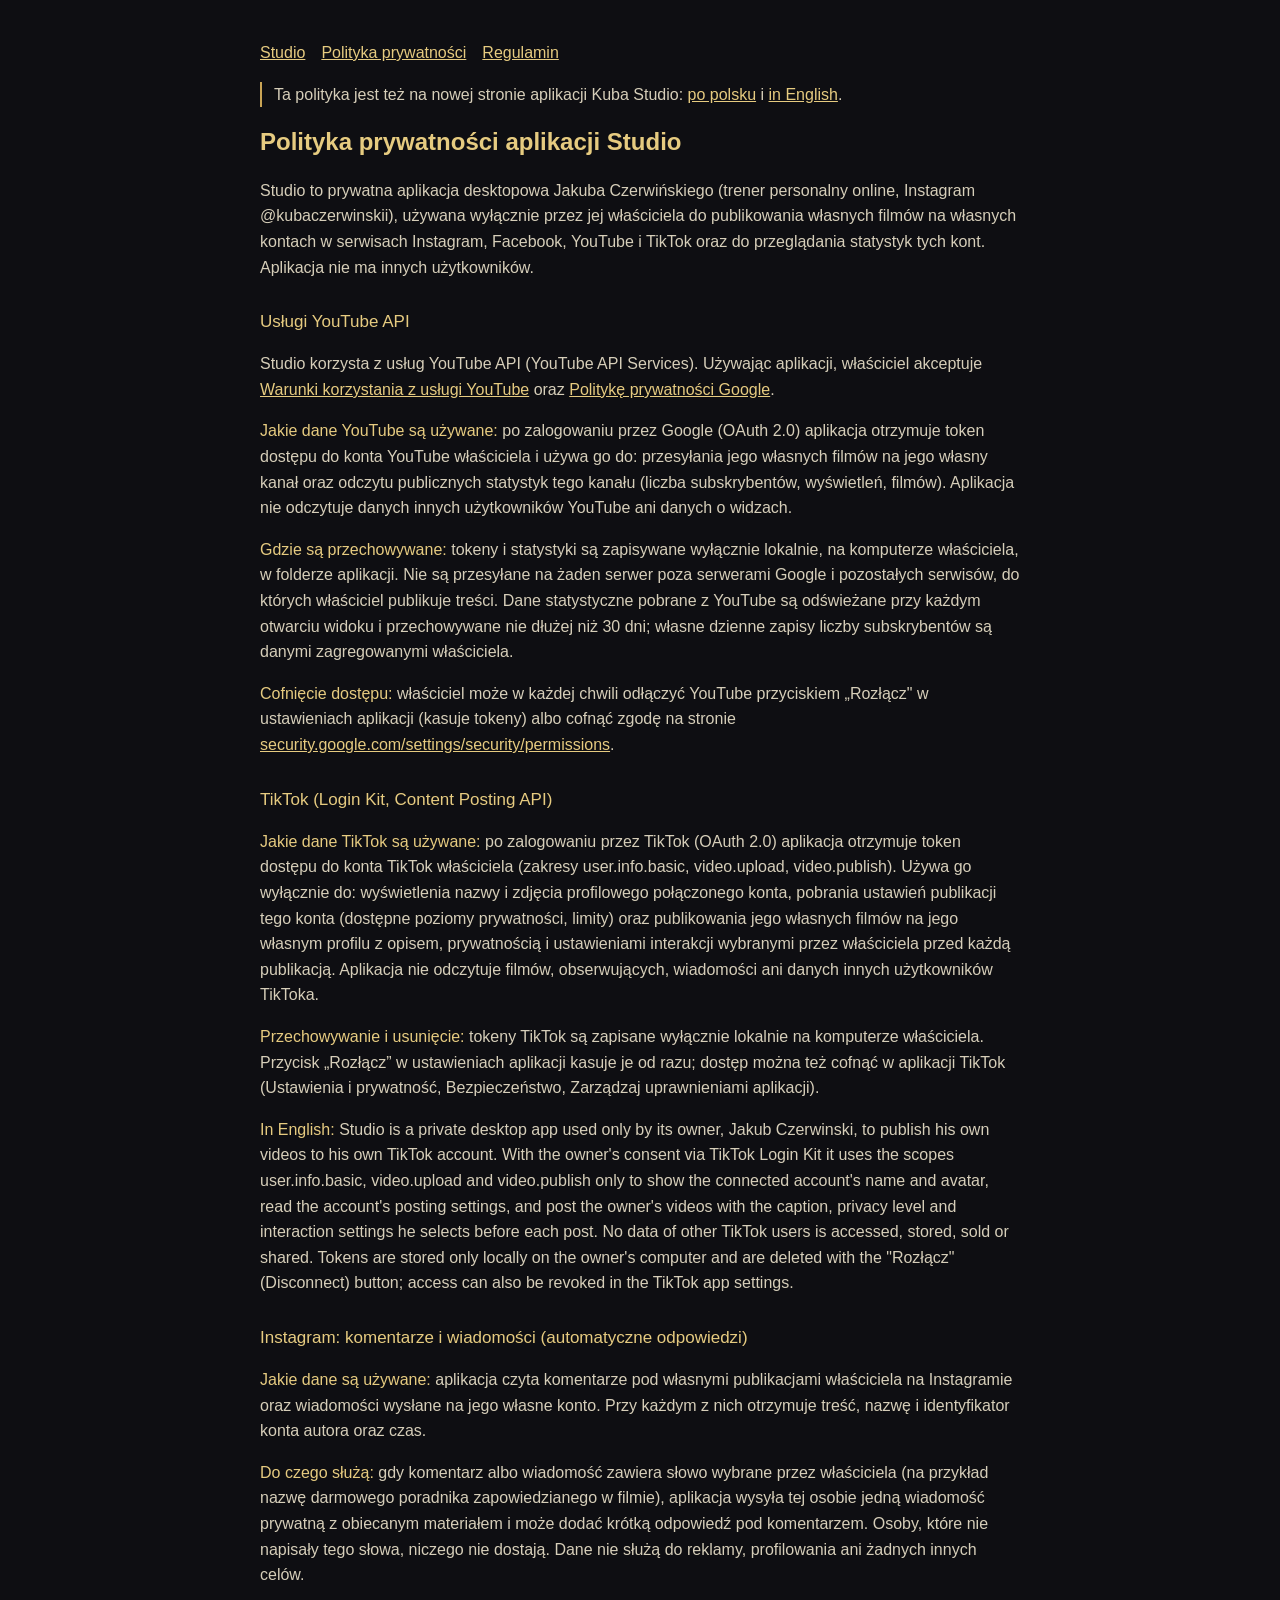
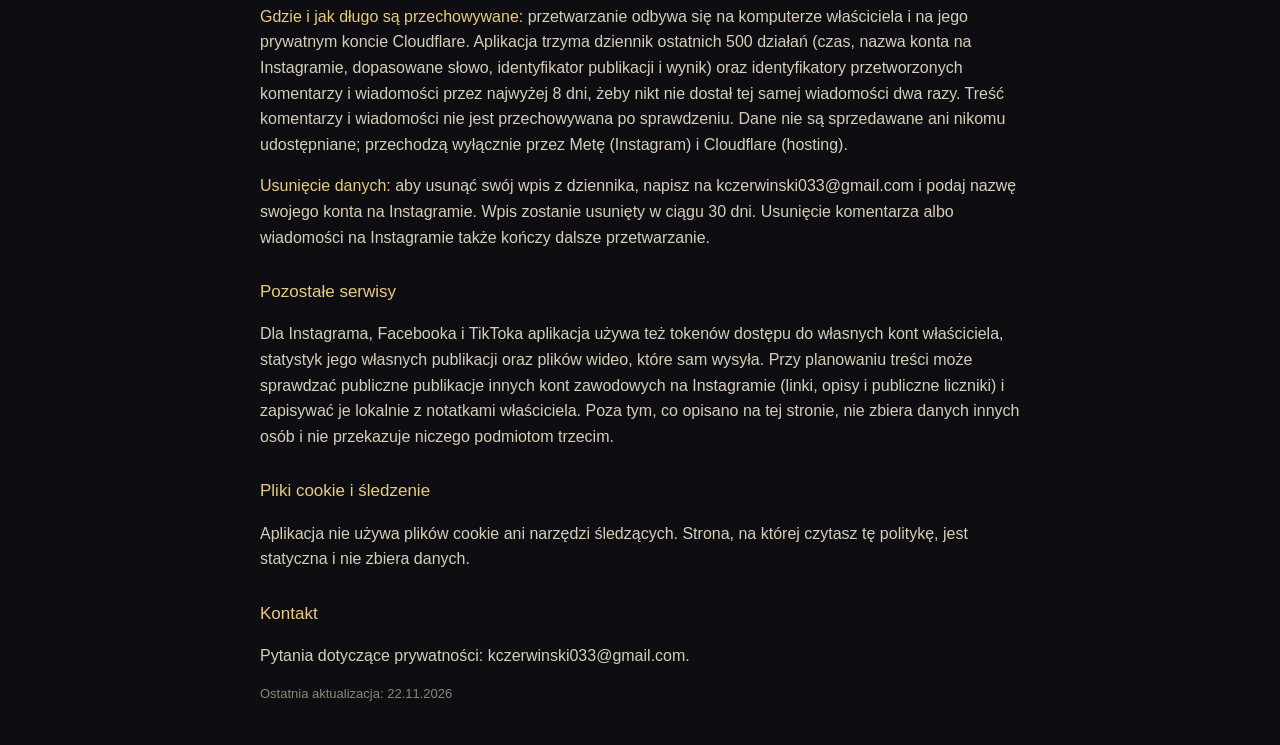
<file: studio-polityka.html>
<!doctype html><html lang="pl"><head><meta charset="utf-8"><meta name="viewport" content="width=device-width,initial-scale=1"><title>Polityka prywatności aplikacji Studio</title><style>body{font-family:Poppins,Segoe UI,sans-serif;background:#0E0E12;color:#EFE9DA;max-width:760px;margin:40px auto;padding:0 20px;line-height:1.6}h1{color:#E6CB80;font-size:24px}h2{color:#E6CB80;font-size:17px;font-weight:500;margin-top:28px}b{color:#E6CB80;font-weight:500}p,li{color:#D6CEB9}a{color:#E6CB80}nav a{margin-right:16px}</style><link rel="icon" href="studio/favicon.ico" sizes="16x16 24x24 32x32 48x48 64x64"><link rel="icon" href="studio/icon-32.png" type="image/png" sizes="32x32"><link rel="apple-touch-icon" href="studio/icon-180.png"></head><body>
<nav><a href="studio.html">Studio</a><a href="studio-polityka.html">Polityka prywatności</a><a href="studio-regulamin.html">Regulamin</a></nav>
<p style="border-left:2px solid #C9A455;padding-left:12px">Ta polityka jest też na nowej stronie aplikacji Kuba Studio: <a href="studio/pl/privacy.html">po polsku</a> i <a href="studio/privacy.html" hreflang="en" lang="en">in English</a>.</p>

<h1>Polityka prywatności aplikacji Studio</h1>
<p>Studio to prywatna aplikacja desktopowa Jakuba Czerwińskiego (trener personalny online, Instagram @kubaczerwinskii), używana wyłącznie przez jej właściciela do publikowania własnych filmów na własnych kontach w serwisach Instagram, Facebook, YouTube i TikTok oraz do przeglądania statystyk tych kont. Aplikacja nie ma innych użytkowników.</p>
<h2>Usługi YouTube API</h2>
<p>Studio korzysta z usług YouTube API (YouTube API Services). Używając aplikacji, właściciel akceptuje <a href="https://www.youtube.com/t/terms" target="_blank" rel="noopener">Warunki korzystania z usługi YouTube</a> oraz <a href="https://policies.google.com/privacy" target="_blank" rel="noopener">Politykę prywatności Google</a>.</p>
<p><b>Jakie dane YouTube są używane:</b> po zalogowaniu przez Google (OAuth 2.0) aplikacja otrzymuje token dostępu do konta YouTube właściciela i używa go do: przesyłania jego własnych filmów na jego własny kanał oraz odczytu publicznych statystyk tego kanału (liczba subskrybentów, wyświetleń, filmów). Aplikacja nie odczytuje danych innych użytkowników YouTube ani danych o widzach.</p>
<p><b>Gdzie są przechowywane:</b> tokeny i statystyki są zapisywane wyłącznie lokalnie, na komputerze właściciela, w folderze aplikacji. Nie są przesyłane na żaden serwer poza serwerami Google i pozostałych serwisów, do których właściciel publikuje treści. Dane statystyczne pobrane z YouTube są odświeżane przy każdym otwarciu widoku i przechowywane nie dłużej niż 30 dni; własne dzienne zapisy liczby subskrybentów są danymi zagregowanymi właściciela.</p>
<p><b>Cofnięcie dostępu:</b> właściciel może w każdej chwili odłączyć YouTube przyciskiem „Rozłącz" w ustawieniach aplikacji (kasuje tokeny) albo cofnąć zgodę na stronie <a href="https://security.google.com/settings/security/permissions" target="_blank" rel="noopener">security.google.com/settings/security/permissions</a>.</p>
<h2>TikTok (Login Kit, Content Posting API)</h2>
<p><b>Jakie dane TikTok są używane:</b> po zalogowaniu przez TikTok (OAuth 2.0) aplikacja otrzymuje token dostępu do konta TikTok właściciela (zakresy user.info.basic, video.upload, video.publish). Używa go wyłącznie do: wyświetlenia nazwy i zdjęcia profilowego połączonego konta, pobrania ustawień publikacji tego konta (dostępne poziomy prywatności, limity) oraz publikowania jego własnych filmów na jego własnym profilu z opisem, prywatnością i ustawieniami interakcji wybranymi przez właściciela przed każdą publikacją. Aplikacja nie odczytuje filmów, obserwujących, wiadomości ani danych innych użytkowników TikToka.</p>
<p><b>Przechowywanie i usunięcie:</b> tokeny TikTok są zapisane wyłącznie lokalnie na komputerze właściciela. Przycisk „Rozłącz” w ustawieniach aplikacji kasuje je od razu; dostęp można też cofnąć w aplikacji TikTok (Ustawienia i prywatność, Bezpieczeństwo, Zarządzaj uprawnieniami aplikacji).</p>
<p lang="en"><b>In English:</b> Studio is a private desktop app used only by its owner, Jakub Czerwinski, to publish his own videos to his own TikTok account. With the owner's consent via TikTok Login Kit it uses the scopes user.info.basic, video.upload and video.publish only to show the connected account's name and avatar, read the account's posting settings, and post the owner's videos with the caption, privacy level and interaction settings he selects before each post. No data of other TikTok users is accessed, stored, sold or shared. Tokens are stored only locally on the owner's computer and are deleted with the "Rozłącz" (Disconnect) button; access can also be revoked in the TikTok app settings.</p>
<h2>Instagram: komentarze i wiadomości (automatyczne odpowiedzi)</h2>
<p><b>Jakie dane są używane:</b> aplikacja czyta komentarze pod własnymi publikacjami właściciela na Instagramie oraz wiadomości wysłane na jego własne konto. Przy każdym z nich otrzymuje treść, nazwę i identyfikator konta autora oraz czas.</p>
<p><b>Do czego służą:</b> gdy komentarz albo wiadomość zawiera słowo wybrane przez właściciela (na przykład nazwę darmowego poradnika zapowiedzianego w filmie), aplikacja wysyła tej osobie jedną wiadomość prywatną z obiecanym materiałem i może dodać krótką odpowiedź pod komentarzem. Osoby, które nie napisały tego słowa, niczego nie dostają. Dane nie służą do reklamy, profilowania ani żadnych innych celów.</p>
<p><b>Gdzie i jak długo są przechowywane:</b> przetwarzanie odbywa się na komputerze właściciela i na jego prywatnym koncie Cloudflare. Aplikacja trzyma dziennik ostatnich 500 działań (czas, nazwa konta na Instagramie, dopasowane słowo, identyfikator publikacji i wynik) oraz identyfikatory przetworzonych komentarzy i wiadomości przez najwyżej 8 dni, żeby nikt nie dostał tej samej wiadomości dwa razy. Treść komentarzy i wiadomości nie jest przechowywana po sprawdzeniu. Dane nie są sprzedawane ani nikomu udostępniane; przechodzą wyłącznie przez Metę (Instagram) i Cloudflare (hosting).</p>
<p><b>Usunięcie danych:</b> aby usunąć swój wpis z dziennika, napisz na kczerwinski033@gmail.com i podaj nazwę swojego konta na Instagramie. Wpis zostanie usunięty w ciągu 30 dni. Usunięcie komentarza albo wiadomości na Instagramie także kończy dalsze przetwarzanie.</p>
<h2>Pozostałe serwisy</h2>
<p>Dla Instagrama, Facebooka i TikToka aplikacja używa też tokenów dostępu do własnych kont właściciela, statystyk jego własnych publikacji oraz plików wideo, które sam wysyła. Przy planowaniu treści może sprawdzać publiczne publikacje innych kont zawodowych na Instagramie (linki, opisy i publiczne liczniki) i zapisywać je lokalnie z notatkami właściciela. Poza tym, co opisano na tej stronie, nie zbiera danych innych osób i nie przekazuje niczego podmiotom trzecim.</p>
<h2>Pliki cookie i śledzenie</h2>
<p>Aplikacja nie używa plików cookie ani narzędzi śledzących. Strona, na której czytasz tę politykę, jest statyczna i nie zbiera danych.</p>
<h2>Kontakt</h2>
<p>Pytania dotyczące prywatności: kczerwinski033@gmail.com.</p>
<p style="color:#8C877A;font-size:13px">Ostatnia aktualizacja: 22.11.2026</p>
</body></html>
</file>
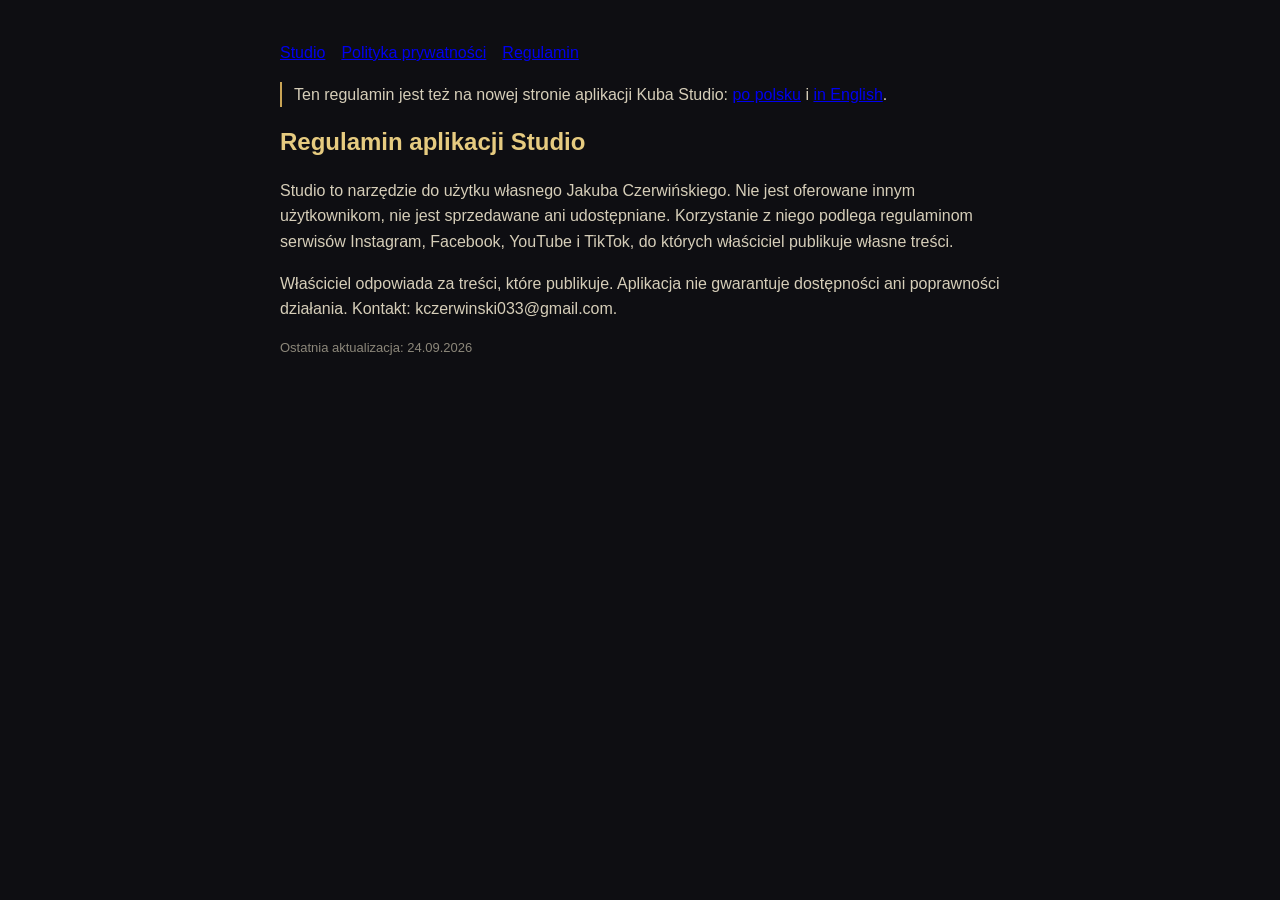
<file: studio-regulamin.html>
<!doctype html><html lang="pl"><head><meta charset="utf-8"><meta name="viewport" content="width=device-width,initial-scale=1"><title>Regulamin aplikacji Studio</title><style>nav a{margin-right:16px}body{font-family:Poppins,Segoe UI,sans-serif;background:#0E0E12;color:#EFE9DA;max-width:720px;margin:40px auto;padding:0 20px;line-height:1.6}h1{color:#E6CB80;font-size:24px}b{color:#E6CB80;font-weight:500}p{color:#D6CEB9}</style><link rel="icon" href="studio/favicon.ico" sizes="16x16 24x24 32x32 48x48 64x64"><link rel="icon" href="studio/icon-32.png" type="image/png" sizes="32x32"><link rel="apple-touch-icon" href="studio/icon-180.png"></head><body>
<nav><a href="studio.html">Studio</a><a href="studio-polityka.html">Polityka prywatności</a><a href="studio-regulamin.html">Regulamin</a></nav>
<p style="border-left:2px solid #C9A455;padding-left:12px">Ten regulamin jest też na nowej stronie aplikacji Kuba Studio: <a href="studio/pl/terms.html">po polsku</a> i <a href="studio/terms.html" hreflang="en" lang="en">in English</a>.</p>
<h1>Regulamin aplikacji Studio</h1><p>Studio to narzędzie do użytku własnego Jakuba Czerwińskiego. Nie jest oferowane innym użytkownikom, nie jest sprzedawane ani udostępniane. Korzystanie z niego podlega regulaminom serwisów Instagram, Facebook, YouTube i TikTok, do których właściciel publikuje własne treści.</p><p>Właściciel odpowiada za treści, które publikuje. Aplikacja nie gwarantuje dostępności ani poprawności działania. Kontakt: kczerwinski033@gmail.com.</p><p style="color:#8C877A;font-size:13px">Ostatnia aktualizacja: 24.09.2026</p></body></html>
</file>
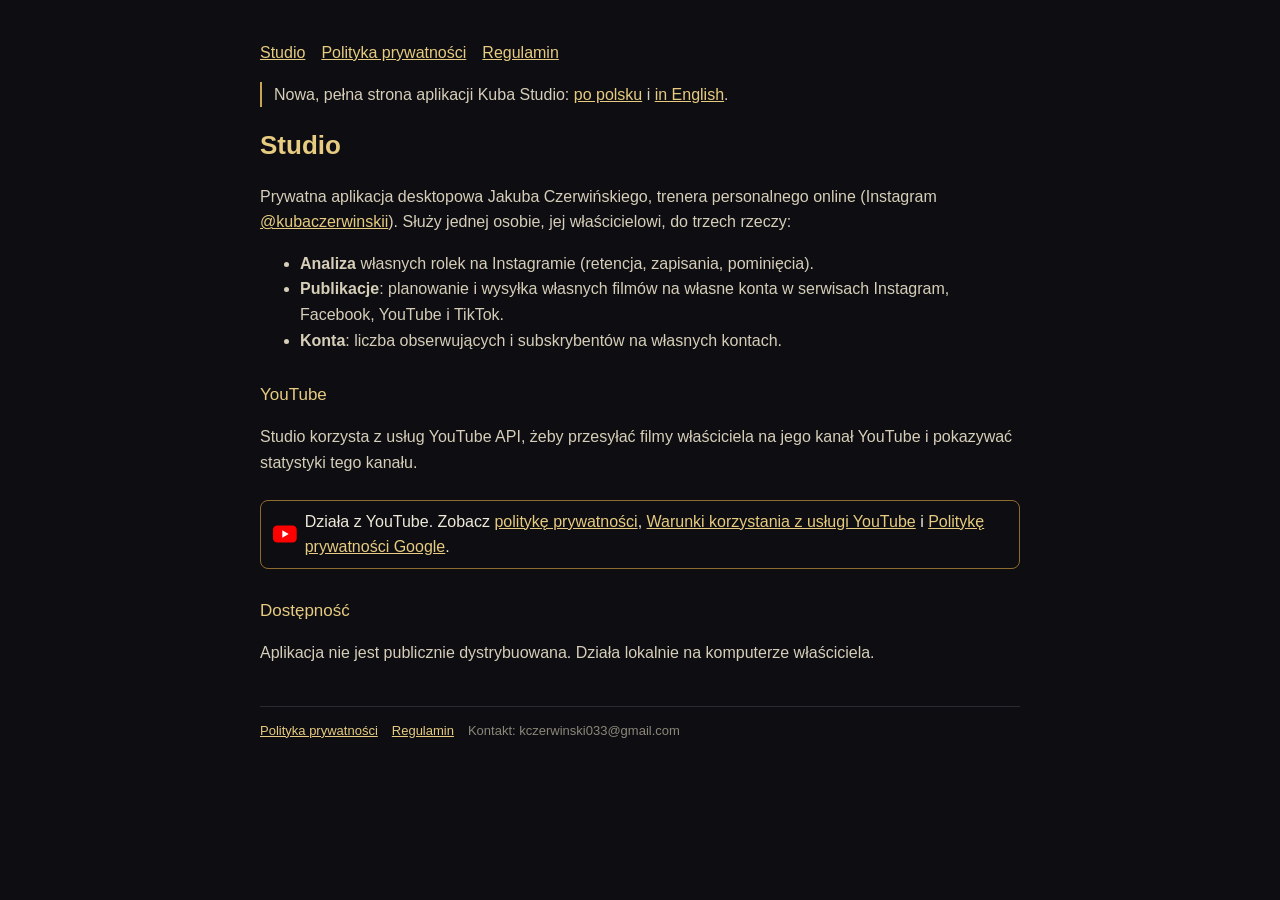
<file: studio.html>
<!doctype html><html lang="pl"><head><meta charset="utf-8"><meta name="viewport" content="width=device-width,initial-scale=1"><title>Studio, aplikacja Jakuba Czerwińskiego</title><style>body{font-family:Poppins,Segoe UI,sans-serif;background:#0E0E12;color:#EFE9DA;max-width:760px;margin:40px auto;padding:0 20px;line-height:1.6}h1{color:#E6CB80;font-size:26px}h2{color:#E6CB80;font-size:17px;font-weight:500;margin-top:28px}p,li{color:#D6CEB9}a{color:#E6CB80}nav a{margin-right:16px}.yt{display:inline-flex;align-items:center;gap:8px;border:1px solid #8E6B2E;border-radius:8px;padding:8px 12px;margin-top:8px}footer{margin-top:40px;border-top:1px solid #2A2A33;padding-top:14px;font-size:13px;color:#8C877A}footer a{margin-right:14px}</style><link rel="icon" href="studio/favicon.ico" sizes="16x16 24x24 32x32 48x48 64x64"><link rel="icon" href="studio/icon-32.png" type="image/png" sizes="32x32"><link rel="apple-touch-icon" href="studio/icon-180.png"></head><body>
<nav><a href="studio.html">Studio</a><a href="studio-polityka.html">Polityka prywatności</a><a href="studio-regulamin.html">Regulamin</a></nav>
<p style="border-left:2px solid #C9A455;padding-left:12px">Nowa, pełna strona aplikacji Kuba Studio: <a href="studio/pl/">po polsku</a> i <a href="studio/" hreflang="en" lang="en">in English</a>.</p>

<h1>Studio</h1>
<p>Prywatna aplikacja desktopowa Jakuba Czerwińskiego, trenera personalnego online (Instagram <a href="https://www.instagram.com/kubaczerwinskii/">@kubaczerwinskii</a>). Służy jednej osobie, jej właścicielowi, do trzech rzeczy:</p>
<ul><li><b>Analiza</b> własnych rolek na Instagramie (retencja, zapisania, pominięcia).</li><li><b>Publikacje</b>: planowanie i wysyłka własnych filmów na własne konta w serwisach Instagram, Facebook, YouTube i TikTok.</li><li><b>Konta</b>: liczba obserwujących i subskrybentów na własnych kontach.</li></ul>
<h2>YouTube</h2>
<p>Studio korzysta z usług YouTube API, żeby przesyłać filmy właściciela na jego kanał YouTube i pokazywać statystyki tego kanału.</p>
<div class="yt"><svg width="28" height="20" viewBox="0 0 28 20" aria-hidden="true"><rect width="28" height="20" rx="5" fill="#FF0000"/><path d="M11 5.5v9l7.5-4.5z" fill="#fff"/></svg><span>Działa z YouTube. Zobacz <a href="studio-polityka.html">politykę prywatności</a>, <a href="https://www.youtube.com/t/terms">Warunki korzystania z usługi YouTube</a> i <a href="https://policies.google.com/privacy">Politykę prywatności Google</a>.</span></div>
<h2>Dostępność</h2>
<p>Aplikacja nie jest publicznie dystrybuowana. Działa lokalnie na komputerze właściciela.</p>
<footer><a href="studio-polityka.html">Polityka prywatności</a><a href="studio-regulamin.html">Regulamin</a><span>Kontakt: kczerwinski033@gmail.com</span></footer>
</body></html>
</file>
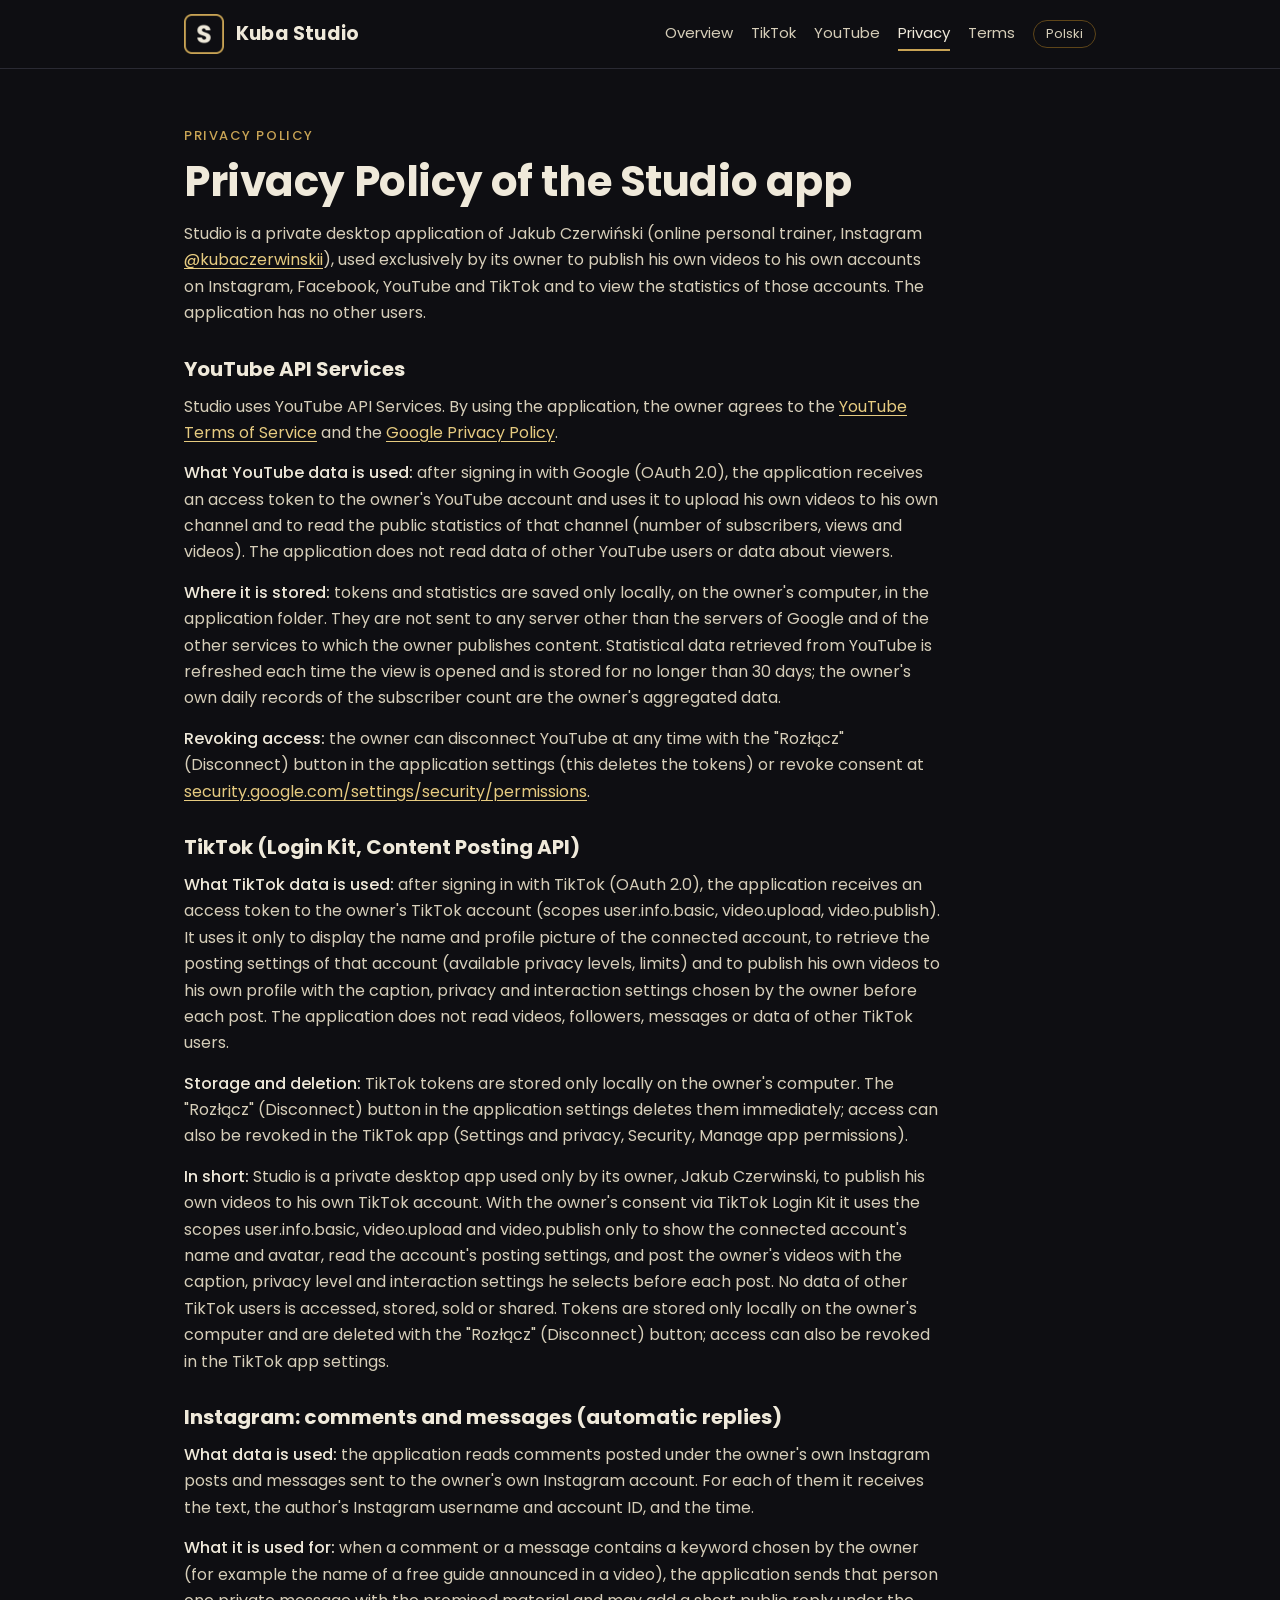
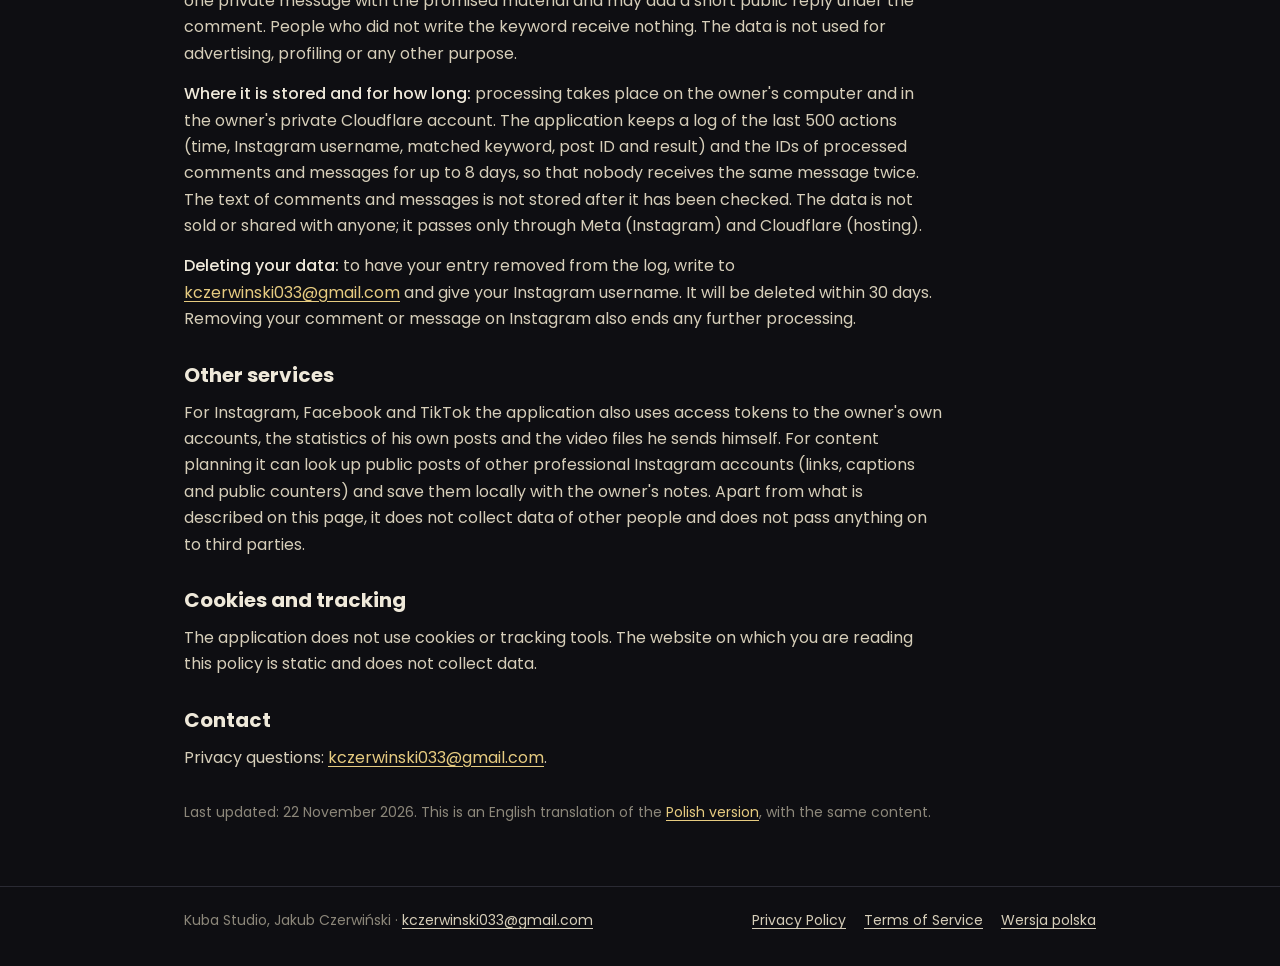
<file: studio/privacy.html>
<!doctype html>
<html lang="en">
<head>
<meta charset="utf-8">
<meta name="viewport" content="width=device-width, initial-scale=1">
<title>Kuba Studio: Privacy Policy</title>
<meta name="description" content="Privacy Policy of the Studio app (Kuba Studio): which data from YouTube, TikTok, Instagram and Facebook is used, where it is stored and how to revoke access.">
<meta name="theme-color" content="#0E0E12">
<link rel="icon" href="favicon.ico" sizes="16x16 24x24 32x32 48x48 64x64">
<link rel="icon" href="icon-32.png" type="image/png" sizes="32x32">
<link rel="apple-touch-icon" href="icon-180.png">
<link rel="alternate" hreflang="en" href="https://kczerwinskii.github.io/plan/studio/privacy.html">
<link rel="alternate" hreflang="pl" href="https://kczerwinskii.github.io/plan/studio/pl/privacy.html">
<link rel="stylesheet" href="style.css">
</head>
<body>
<a class="skip" href="#tresc">Skip to content</a>
<header class="naglowek">
  <div class="ramka">
    <a class="marka" href="index.html"><img src="icon-180.png" width="40" height="40" alt=""><span>Kuba Studio</span></a>
    <nav class="nawigacja" aria-label="Main">
      <a href="index.html">Overview</a>
      <a href="tiktok.html">TikTok</a>
      <a href="youtube.html">YouTube</a>
      <a href="privacy.html" aria-current="page">Privacy</a>
      <a href="terms.html">Terms</a>
      <a class="jezyk" href="pl/privacy.html" hreflang="pl" lang="pl">Polski</a>
    </nav>
  </div>
</header>

<main id="tresc">
  <div class="ramka">
    <article class="dokument">
      <span class="etykieta">Privacy Policy</span>
      <h1>Privacy Policy of the Studio app</h1>
      <p>Studio is a private desktop application of Jakub Czerwiński (online personal trainer, Instagram <a href="https://www.instagram.com/kubaczerwinskii/">@kubaczerwinskii</a>), used exclusively by its owner to publish his own videos to his own accounts on Instagram, Facebook, YouTube and TikTok and to view the statistics of those accounts. The application has no other users.</p>

      <h2 id="youtube">YouTube API Services</h2>
      <p>Studio uses YouTube API Services. By using the application, the owner agrees to the <a href="https://www.youtube.com/t/terms">YouTube Terms of Service</a> and the <a href="https://policies.google.com/privacy">Google Privacy Policy</a>.</p>
      <p><b>What YouTube data is used:</b> after signing in with Google (OAuth 2.0), the application receives an access token to the owner's YouTube account and uses it to upload his own videos to his own channel and to read the public statistics of that channel (number of subscribers, views and videos). The application does not read data of other YouTube users or data about viewers.</p>
      <p><b>Where it is stored:</b> tokens and statistics are saved only locally, on the owner's computer, in the application folder. They are not sent to any server other than the servers of Google and of the other services to which the owner publishes content. Statistical data retrieved from YouTube is refreshed each time the view is opened and is stored for no longer than 30 days; the owner's own daily records of the subscriber count are the owner's aggregated data.</p>
      <p><b>Revoking access:</b> the owner can disconnect YouTube at any time with the "Rozłącz" (Disconnect) button in the application settings (this deletes the tokens) or revoke consent at <a href="https://security.google.com/settings/security/permissions">security.google.com/settings/security/permissions</a>.</p>

      <h2 id="tiktok">TikTok (Login Kit, Content Posting API)</h2>
      <p><b>What TikTok data is used:</b> after signing in with TikTok (OAuth 2.0), the application receives an access token to the owner's TikTok account (scopes user.info.basic, video.upload, video.publish). It uses it only to display the name and profile picture of the connected account, to retrieve the posting settings of that account (available privacy levels, limits) and to publish his own videos to his own profile with the caption, privacy and interaction settings chosen by the owner before each post. The application does not read videos, followers, messages or data of other TikTok users.</p>
      <p><b>Storage and deletion:</b> TikTok tokens are stored only locally on the owner's computer. The "Rozłącz" (Disconnect) button in the application settings deletes them immediately; access can also be revoked in the TikTok app (Settings and privacy, Security, Manage app permissions).</p>
      <p><b>In short:</b> Studio is a private desktop app used only by its owner, Jakub Czerwinski, to publish his own videos to his own TikTok account. With the owner's consent via TikTok Login Kit it uses the scopes user.info.basic, video.upload and video.publish only to show the connected account's name and avatar, read the account's posting settings, and post the owner's videos with the caption, privacy level and interaction settings he selects before each post. No data of other TikTok users is accessed, stored, sold or shared. Tokens are stored only locally on the owner's computer and are deleted with the "Rozłącz" (Disconnect) button; access can also be revoked in the TikTok app settings.</p>

      <h2 id="instagram">Instagram: comments and messages (automatic replies)</h2>
      <p><b>What data is used:</b> the application reads comments posted under the owner's own Instagram posts and messages sent to the owner's own Instagram account. For each of them it receives the text, the author's Instagram username and account ID, and the time.</p>
      <p><b>What it is used for:</b> when a comment or a message contains a keyword chosen by the owner (for example the name of a free guide announced in a video), the application sends that person one private message with the promised material and may add a short public reply under the comment. People who did not write the keyword receive nothing. The data is not used for advertising, profiling or any other purpose.</p>
      <p><b>Where it is stored and for how long:</b> processing takes place on the owner's computer and in the owner's private Cloudflare account. The application keeps a log of the last 500 actions (time, Instagram username, matched keyword, post ID and result) and the IDs of processed comments and messages for up to 8 days, so that nobody receives the same message twice. The text of comments and messages is not stored after it has been checked. The data is not sold or shared with anyone; it passes only through Meta (Instagram) and Cloudflare (hosting).</p>
      <p><b>Deleting your data:</b> to have your entry removed from the log, write to <a href="mailto:kczerwinski033@gmail.com">kczerwinski033@gmail.com</a> and give your Instagram username. It will be deleted within 30 days. Removing your comment or message on Instagram also ends any further processing.</p>

      <h2 id="inne">Other services</h2>
      <p>For Instagram, Facebook and TikTok the application also uses access tokens to the owner's own accounts, the statistics of his own posts and the video files he sends himself. For content planning it can look up public posts of other professional Instagram accounts (links, captions and public counters) and save them locally with the owner's notes. Apart from what is described on this page, it does not collect data of other people and does not pass anything on to third parties.</p>

      <h2 id="cookies">Cookies and tracking</h2>
      <p>The application does not use cookies or tracking tools. The website on which you are reading this policy is static and does not collect data.</p>

      <h2 id="kontakt">Contact</h2>
      <p>Privacy questions: <a href="mailto:kczerwinski033@gmail.com">kczerwinski033@gmail.com</a>.</p>

      <p class="data">Last updated: 22 November 2026. This is an English translation of the <a href="pl/privacy.html" hreflang="pl" lang="pl">Polish version</a>, with the same content.</p>
    </article>
  </div>
</main>

<footer class="stopka">
  <div class="ramka">
    <span>Kuba Studio, Jakub Czerwiński · <a href="mailto:kczerwinski033@gmail.com">kczerwinski033@gmail.com</a></span>
    <nav aria-label="Legal">
      <a href="privacy.html">Privacy Policy</a>
      <a href="terms.html">Terms of Service</a>
      <a href="pl/privacy.html" hreflang="pl" lang="pl">Wersja polska</a>
    </nav>
  </div>
</footer>
</body>
</html>
</file>
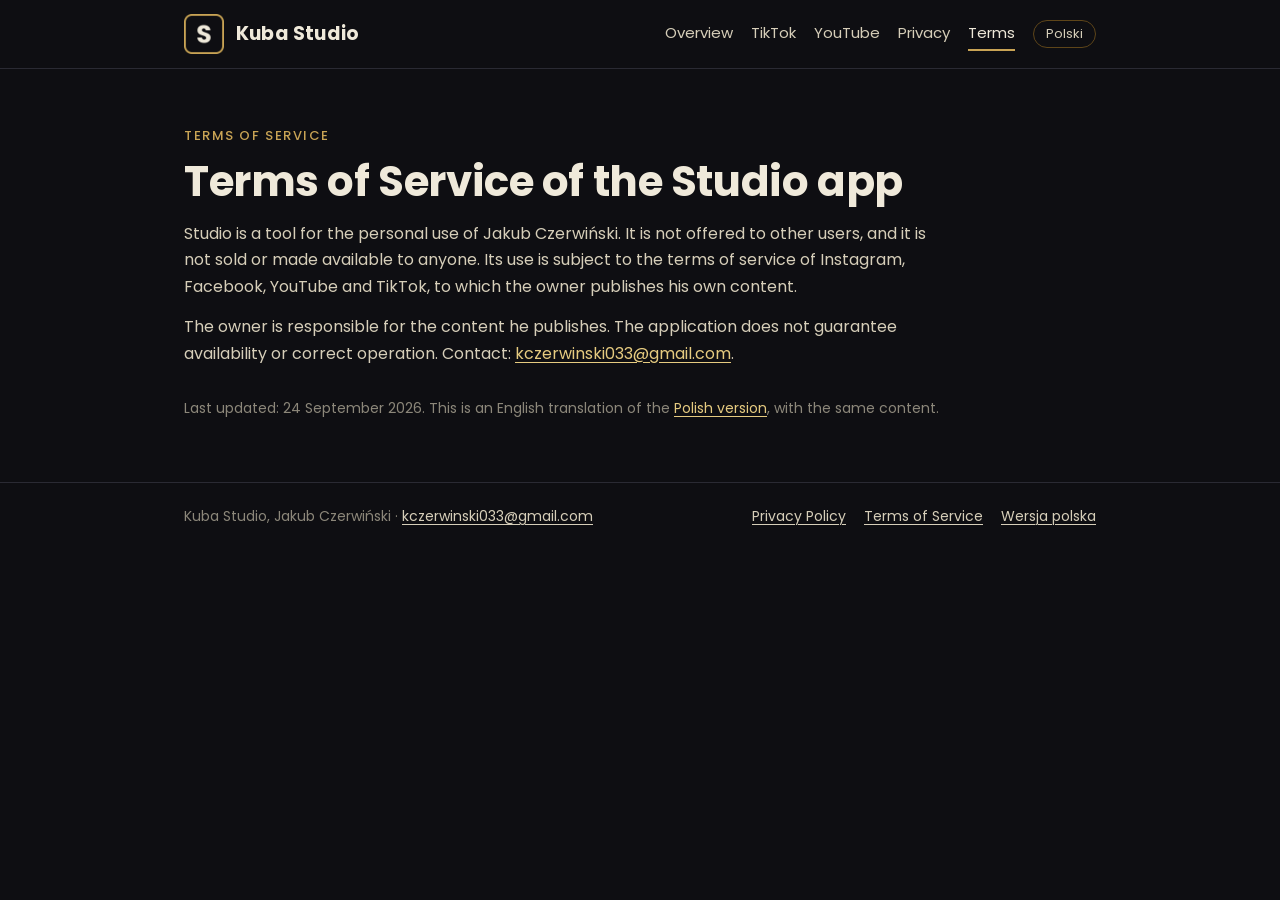
<file: studio/terms.html>
<!doctype html>
<html lang="en">
<head>
<meta charset="utf-8">
<meta name="viewport" content="width=device-width, initial-scale=1">
<title>Kuba Studio: Terms of Service</title>
<meta name="description" content="Terms of Service of the Studio app (Kuba Studio), a tool for the personal use of Jakub Czerwiński.">
<meta name="theme-color" content="#0E0E12">
<link rel="icon" href="favicon.ico" sizes="16x16 24x24 32x32 48x48 64x64">
<link rel="icon" href="icon-32.png" type="image/png" sizes="32x32">
<link rel="apple-touch-icon" href="icon-180.png">
<link rel="alternate" hreflang="en" href="https://kczerwinskii.github.io/plan/studio/terms.html">
<link rel="alternate" hreflang="pl" href="https://kczerwinskii.github.io/plan/studio/pl/terms.html">
<link rel="stylesheet" href="style.css">
</head>
<body>
<a class="skip" href="#tresc">Skip to content</a>
<header class="naglowek">
  <div class="ramka">
    <a class="marka" href="index.html"><img src="icon-180.png" width="40" height="40" alt=""><span>Kuba Studio</span></a>
    <nav class="nawigacja" aria-label="Main">
      <a href="index.html">Overview</a>
      <a href="tiktok.html">TikTok</a>
      <a href="youtube.html">YouTube</a>
      <a href="privacy.html">Privacy</a>
      <a href="terms.html" aria-current="page">Terms</a>
      <a class="jezyk" href="pl/terms.html" hreflang="pl" lang="pl">Polski</a>
    </nav>
  </div>
</header>

<main id="tresc">
  <div class="ramka">
    <article class="dokument">
      <span class="etykieta">Terms of Service</span>
      <h1>Terms of Service of the Studio app</h1>
      <p>Studio is a tool for the personal use of Jakub Czerwiński. It is not offered to other users, and it is not sold or made available to anyone. Its use is subject to the terms of service of Instagram, Facebook, YouTube and TikTok, to which the owner publishes his own content.</p>
      <p>The owner is responsible for the content he publishes. The application does not guarantee availability or correct operation. Contact: <a href="mailto:kczerwinski033@gmail.com">kczerwinski033@gmail.com</a>.</p>
      <p class="data">Last updated: 24 September 2026. This is an English translation of the <a href="pl/terms.html" hreflang="pl" lang="pl">Polish version</a>, with the same content.</p>
    </article>
  </div>
</main>

<footer class="stopka">
  <div class="ramka">
    <span>Kuba Studio, Jakub Czerwiński · <a href="mailto:kczerwinski033@gmail.com">kczerwinski033@gmail.com</a></span>
    <nav aria-label="Legal">
      <a href="privacy.html">Privacy Policy</a>
      <a href="terms.html">Terms of Service</a>
      <a href="pl/terms.html" hreflang="pl" lang="pl">Wersja polska</a>
    </nav>
  </div>
</footer>
</body>
</html>
</file>
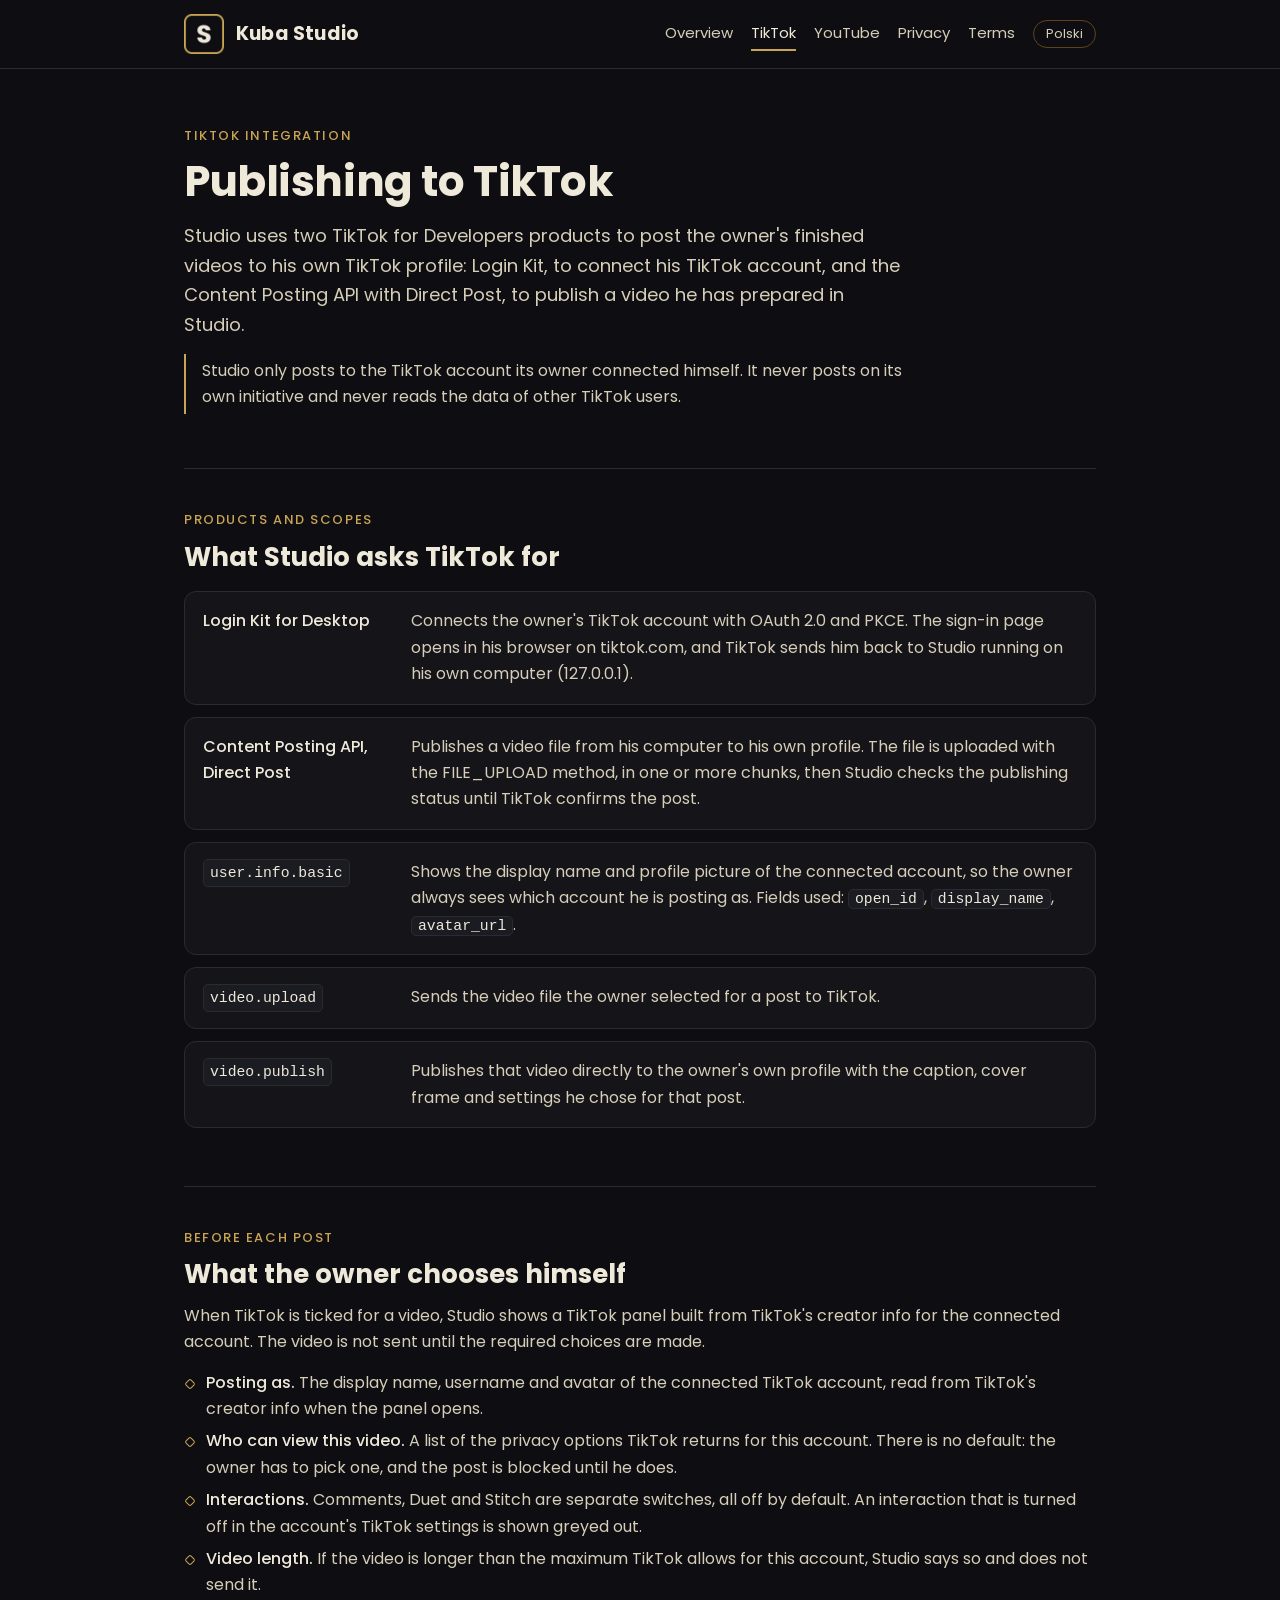
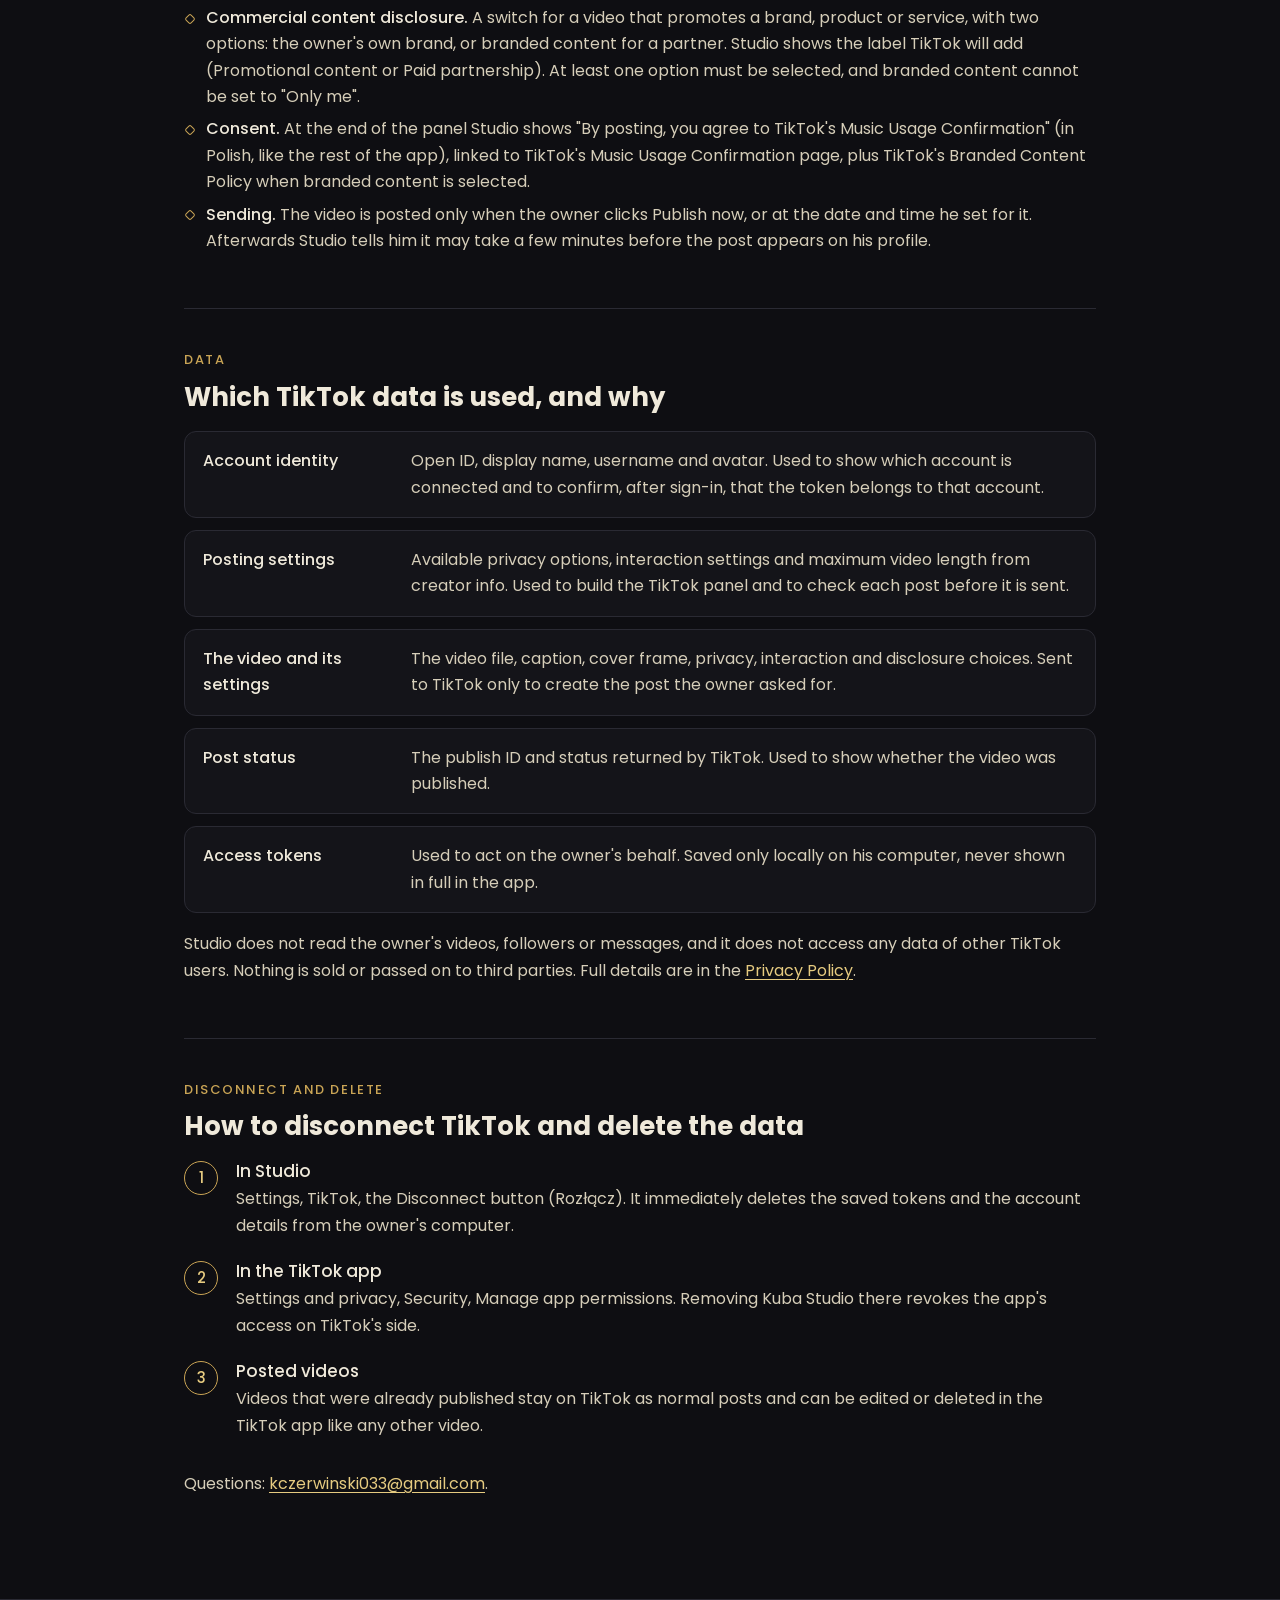
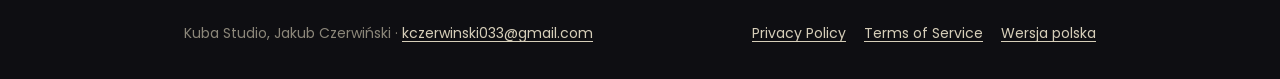
<file: studio/tiktok.html>
<!doctype html>
<html lang="en">
<head>
<meta charset="utf-8">
<meta name="viewport" content="width=device-width, initial-scale=1">
<title>Kuba Studio: publishing to TikTok</title>
<meta name="description" content="How Kuba Studio uses TikTok Login Kit and the Content Posting API with Direct Post, which scopes and data it uses, what the owner chooses before each post and how to disconnect.">
<meta name="theme-color" content="#0E0E12">
<link rel="icon" href="favicon.ico" sizes="16x16 24x24 32x32 48x48 64x64">
<link rel="icon" href="icon-32.png" type="image/png" sizes="32x32">
<link rel="apple-touch-icon" href="icon-180.png">
<link rel="alternate" hreflang="en" href="https://kczerwinskii.github.io/plan/studio/tiktok.html">
<link rel="alternate" hreflang="pl" href="https://kczerwinskii.github.io/plan/studio/pl/tiktok.html">
<link rel="stylesheet" href="style.css">
</head>
<body>
<a class="skip" href="#tresc">Skip to content</a>
<header class="naglowek">
  <div class="ramka">
    <a class="marka" href="index.html"><img src="icon-180.png" width="40" height="40" alt=""><span>Kuba Studio</span></a>
    <nav class="nawigacja" aria-label="Main">
      <a href="index.html">Overview</a>
      <a href="tiktok.html" aria-current="page">TikTok</a>
      <a href="youtube.html">YouTube</a>
      <a href="privacy.html">Privacy</a>
      <a href="terms.html">Terms</a>
      <a class="jezyk" href="pl/tiktok.html" hreflang="pl" lang="pl">Polski</a>
    </nav>
  </div>
</header>

<main id="tresc">
  <div class="ramka">

    <section class="sekcja">
      <span class="etykieta">TikTok integration</span>
      <h1>Publishing to TikTok</h1>
      <p class="wstep">Studio uses two TikTok for Developers products to post the owner's finished videos to his own TikTok profile: Login Kit, to connect his TikTok account, and the Content Posting API with Direct Post, to publish a video he has prepared in Studio.</p>
      <p class="uwaga">Studio only posts to the TikTok account its owner connected himself. It never posts on its own initiative and never reads the data of other TikTok users.</p>
    </section>

    <section class="sekcja" aria-labelledby="produkty">
      <span class="etykieta">Products and scopes</span>
      <h2 id="produkty">What Studio asks TikTok for</h2>
      <div class="zakresy">
        <div class="zakres">
          <b>Login Kit for Desktop</b>
          <p>Connects the owner's TikTok account with OAuth 2.0 and PKCE. The sign-in page opens in his browser on tiktok.com, and TikTok sends him back to Studio running on his own computer (127.0.0.1).</p>
        </div>
        <div class="zakres">
          <b>Content Posting API, Direct Post</b>
          <p>Publishes a video file from his computer to his own profile. The file is uploaded with the FILE_UPLOAD method, in one or more chunks, then Studio checks the publishing status until TikTok confirms the post.</p>
        </div>
        <div class="zakres">
          <code>user.info.basic</code>
          <p>Shows the display name and profile picture of the connected account, so the owner always sees which account he is posting as. Fields used: <code>open_id</code>, <code>display_name</code>, <code>avatar_url</code>.</p>
        </div>
        <div class="zakres">
          <code>video.upload</code>
          <p>Sends the video file the owner selected for a post to TikTok.</p>
        </div>
        <div class="zakres">
          <code>video.publish</code>
          <p>Publishes that video directly to the owner's own profile with the caption, cover frame and settings he chose for that post.</p>
        </div>
      </div>
    </section>

    <section class="sekcja" aria-labelledby="przed-publikacja">
      <span class="etykieta">Before each post</span>
      <h2 id="przed-publikacja">What the owner chooses himself</h2>
      <p>When TikTok is ticked for a video, Studio shows a TikTok panel built from TikTok's creator info for the connected account. The video is not sent until the required choices are made.</p>
      <ul class="lista-znacznikow">
        <li><b>Posting as.</b> The display name, username and avatar of the connected TikTok account, read from TikTok's creator info when the panel opens.</li>
        <li><b>Who can view this video.</b> A list of the privacy options TikTok returns for this account. There is no default: the owner has to pick one, and the post is blocked until he does.</li>
        <li><b>Interactions.</b> Comments, Duet and Stitch are separate switches, all off by default. An interaction that is turned off in the account's TikTok settings is shown greyed out.</li>
        <li><b>Video length.</b> If the video is longer than the maximum TikTok allows for this account, Studio says so and does not send it.</li>
        <li><b>Commercial content disclosure.</b> A switch for a video that promotes a brand, product or service, with two options: the owner's own brand, or branded content for a partner. Studio shows the label TikTok will add (Promotional content or Paid partnership). At least one option must be selected, and branded content cannot be set to "Only me".</li>
        <li><b>Consent.</b> At the end of the panel Studio shows "By posting, you agree to TikTok's Music Usage Confirmation" (in Polish, like the rest of the app), linked to TikTok's Music Usage Confirmation page, plus TikTok's Branded Content Policy when branded content is selected.</li>
        <li><b>Sending.</b> The video is posted only when the owner clicks Publish now, or at the date and time he set for it. Afterwards Studio tells him it may take a few minutes before the post appears on his profile.</li>
      </ul>
    </section>

    <section class="sekcja" aria-labelledby="dane">
      <span class="etykieta">Data</span>
      <h2 id="dane">Which TikTok data is used, and why</h2>
      <div class="zakresy">
        <div class="zakres">
          <b>Account identity</b>
          <p>Open ID, display name, username and avatar. Used to show which account is connected and to confirm, after sign-in, that the token belongs to that account.</p>
        </div>
        <div class="zakres">
          <b>Posting settings</b>
          <p>Available privacy options, interaction settings and maximum video length from creator info. Used to build the TikTok panel and to check each post before it is sent.</p>
        </div>
        <div class="zakres">
          <b>The video and its settings</b>
          <p>The video file, caption, cover frame, privacy, interaction and disclosure choices. Sent to TikTok only to create the post the owner asked for.</p>
        </div>
        <div class="zakres">
          <b>Post status</b>
          <p>The publish ID and status returned by TikTok. Used to show whether the video was published.</p>
        </div>
        <div class="zakres">
          <b>Access tokens</b>
          <p>Used to act on the owner's behalf. Saved only locally on his computer, never shown in full in the app.</p>
        </div>
      </div>
      <p>Studio does not read the owner's videos, followers or messages, and it does not access any data of other TikTok users. Nothing is sold or passed on to third parties. Full details are in the <a href="privacy.html#tiktok">Privacy Policy</a>.</p>
    </section>

    <section class="sekcja" aria-labelledby="odlaczenie">
      <span class="etykieta">Disconnect and delete</span>
      <h2 id="odlaczenie">How to disconnect TikTok and delete the data</h2>
      <ol class="kroki">
        <li>
          <h3>In Studio</h3>
          <p>Settings, TikTok, the Disconnect button (Rozłącz). It immediately deletes the saved tokens and the account details from the owner's computer.</p>
        </li>
        <li>
          <h3>In the TikTok app</h3>
          <p>Settings and privacy, Security, Manage app permissions. Removing Kuba Studio there revokes the app's access on TikTok's side.</p>
        </li>
        <li>
          <h3>Posted videos</h3>
          <p>Videos that were already published stay on TikTok as normal posts and can be edited or deleted in the TikTok app like any other video.</p>
        </li>
      </ol>
      <p>Questions: <a href="mailto:kczerwinski033@gmail.com">kczerwinski033@gmail.com</a>.</p>
    </section>

  </div>
</main>

<footer class="stopka">
  <div class="ramka">
    <span>Kuba Studio, Jakub Czerwiński · <a href="mailto:kczerwinski033@gmail.com">kczerwinski033@gmail.com</a></span>
    <nav aria-label="Legal">
      <a href="privacy.html">Privacy Policy</a>
      <a href="terms.html">Terms of Service</a>
      <a href="pl/tiktok.html" hreflang="pl" lang="pl">Wersja polska</a>
    </nav>
  </div>
</footer>
</body>
</html>
</file>
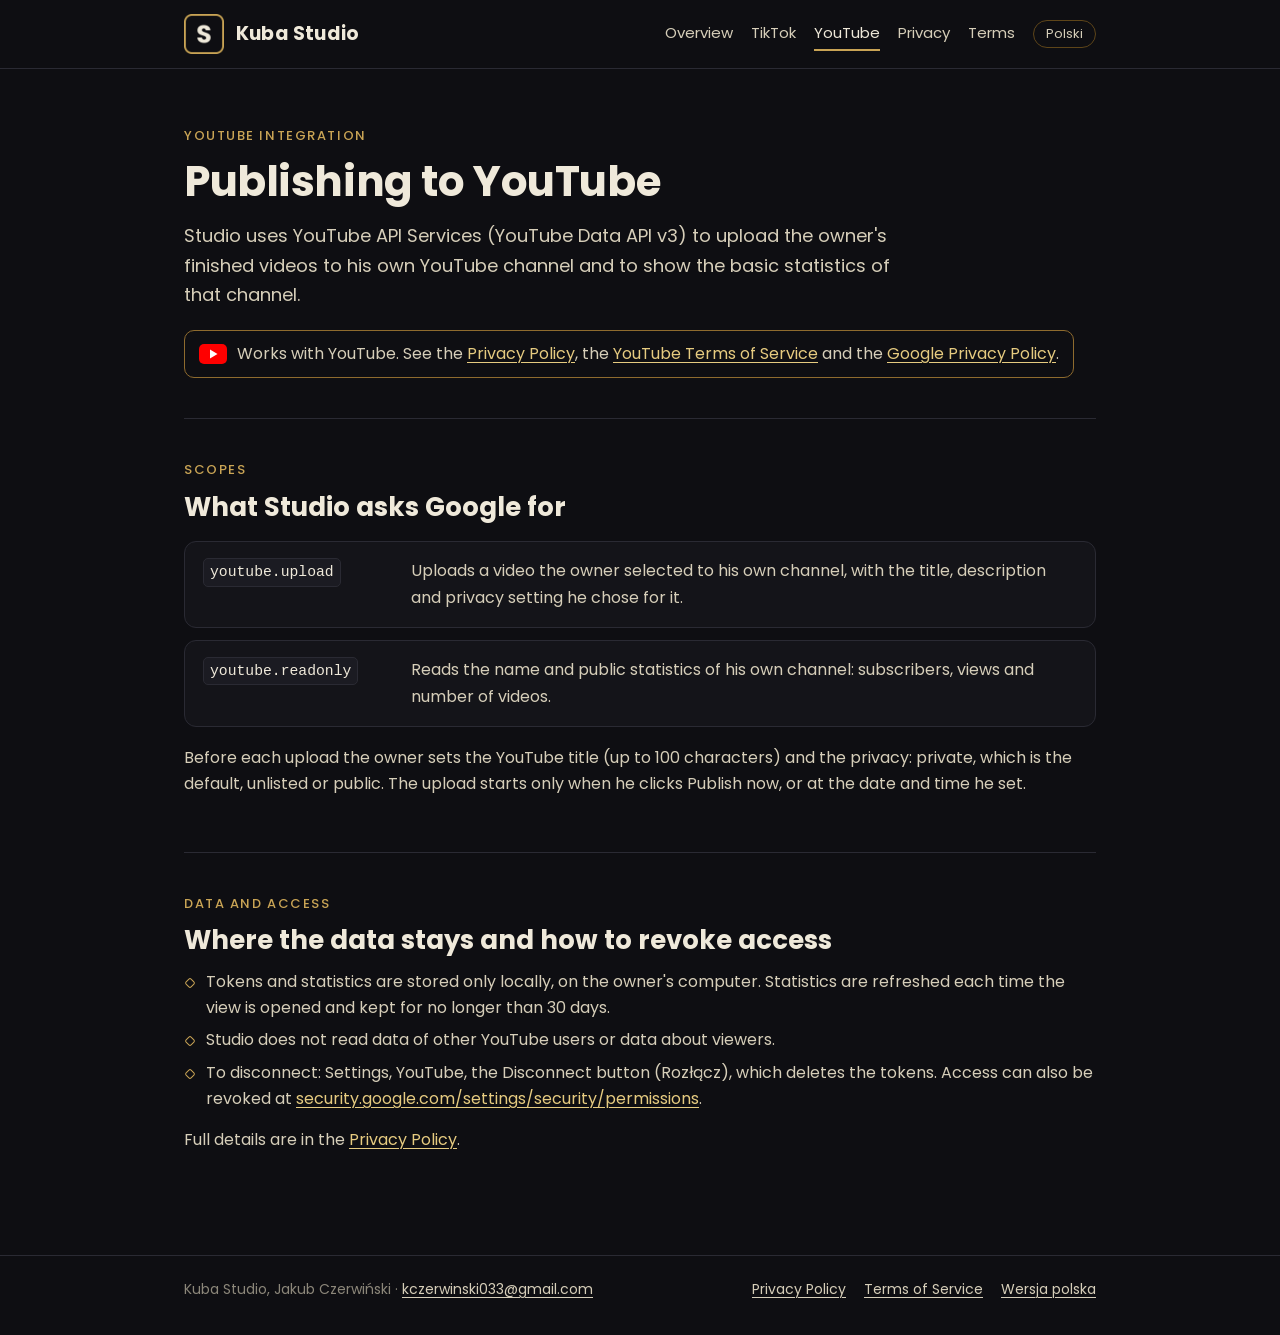
<file: studio/youtube.html>
<!doctype html>
<html lang="en">
<head>
<meta charset="utf-8">
<meta name="viewport" content="width=device-width, initial-scale=1">
<title>Kuba Studio: publishing to YouTube</title>
<meta name="description" content="How Kuba Studio uses YouTube API Services to upload the owner's videos to his own channel, which scopes it uses and how to revoke access.">
<meta name="theme-color" content="#0E0E12">
<link rel="icon" href="favicon.ico" sizes="16x16 24x24 32x32 48x48 64x64">
<link rel="icon" href="icon-32.png" type="image/png" sizes="32x32">
<link rel="apple-touch-icon" href="icon-180.png">
<link rel="alternate" hreflang="en" href="https://kczerwinskii.github.io/plan/studio/youtube.html">
<link rel="alternate" hreflang="pl" href="https://kczerwinskii.github.io/plan/studio/pl/youtube.html">
<link rel="stylesheet" href="style.css">
</head>
<body>
<a class="skip" href="#tresc">Skip to content</a>
<header class="naglowek">
  <div class="ramka">
    <a class="marka" href="index.html"><img src="icon-180.png" width="40" height="40" alt=""><span>Kuba Studio</span></a>
    <nav class="nawigacja" aria-label="Main">
      <a href="index.html">Overview</a>
      <a href="tiktok.html">TikTok</a>
      <a href="youtube.html" aria-current="page">YouTube</a>
      <a href="privacy.html">Privacy</a>
      <a href="terms.html">Terms</a>
      <a class="jezyk" href="pl/youtube.html" hreflang="pl" lang="pl">Polski</a>
    </nav>
  </div>
</header>

<main id="tresc">
  <div class="ramka">

    <section class="sekcja">
      <span class="etykieta">YouTube integration</span>
      <h1>Publishing to YouTube</h1>
      <p class="wstep">Studio uses YouTube API Services (YouTube Data API v3) to upload the owner's finished videos to his own YouTube channel and to show the basic statistics of that channel.</p>
      <div class="yt"><svg width="28" height="20" viewBox="0 0 28 20" aria-hidden="true"><rect width="28" height="20" rx="5" fill="#FF0000"/><path d="M11 5.5v9l7.5-4.5z" fill="#fff"/></svg><span>Works with YouTube. See the <a href="privacy.html#youtube">Privacy Policy</a>, the <a href="https://www.youtube.com/t/terms">YouTube Terms of Service</a> and the <a href="https://policies.google.com/privacy">Google Privacy Policy</a>.</span></div>
    </section>

    <section class="sekcja" aria-labelledby="zakresy">
      <span class="etykieta">Scopes</span>
      <h2 id="zakresy">What Studio asks Google for</h2>
      <div class="zakresy">
        <div class="zakres">
          <code>youtube.upload</code>
          <p>Uploads a video the owner selected to his own channel, with the title, description and privacy setting he chose for it.</p>
        </div>
        <div class="zakres">
          <code>youtube.readonly</code>
          <p>Reads the name and public statistics of his own channel: subscribers, views and number of videos.</p>
        </div>
      </div>
      <p>Before each upload the owner sets the YouTube title (up to 100 characters) and the privacy: private, which is the default, unlisted or public. The upload starts only when he clicks Publish now, or at the date and time he set.</p>
    </section>

    <section class="sekcja" aria-labelledby="dane">
      <span class="etykieta">Data and access</span>
      <h2 id="dane">Where the data stays and how to revoke access</h2>
      <ul class="lista-znacznikow">
        <li>Tokens and statistics are stored only locally, on the owner's computer. Statistics are refreshed each time the view is opened and kept for no longer than 30 days.</li>
        <li>Studio does not read data of other YouTube users or data about viewers.</li>
        <li>To disconnect: Settings, YouTube, the Disconnect button (Rozłącz), which deletes the tokens. Access can also be revoked at <a href="https://security.google.com/settings/security/permissions">security.google.com/settings/security/permissions</a>.</li>
      </ul>
      <p>Full details are in the <a href="privacy.html#youtube">Privacy Policy</a>.</p>
    </section>

  </div>
</main>

<footer class="stopka">
  <div class="ramka">
    <span>Kuba Studio, Jakub Czerwiński · <a href="mailto:kczerwinski033@gmail.com">kczerwinski033@gmail.com</a></span>
    <nav aria-label="Legal">
      <a href="privacy.html">Privacy Policy</a>
      <a href="terms.html">Terms of Service</a>
      <a href="pl/youtube.html" hreflang="pl" lang="pl">Wersja polska</a>
    </nav>
  </div>
</footer>
</body>
</html>
</file>
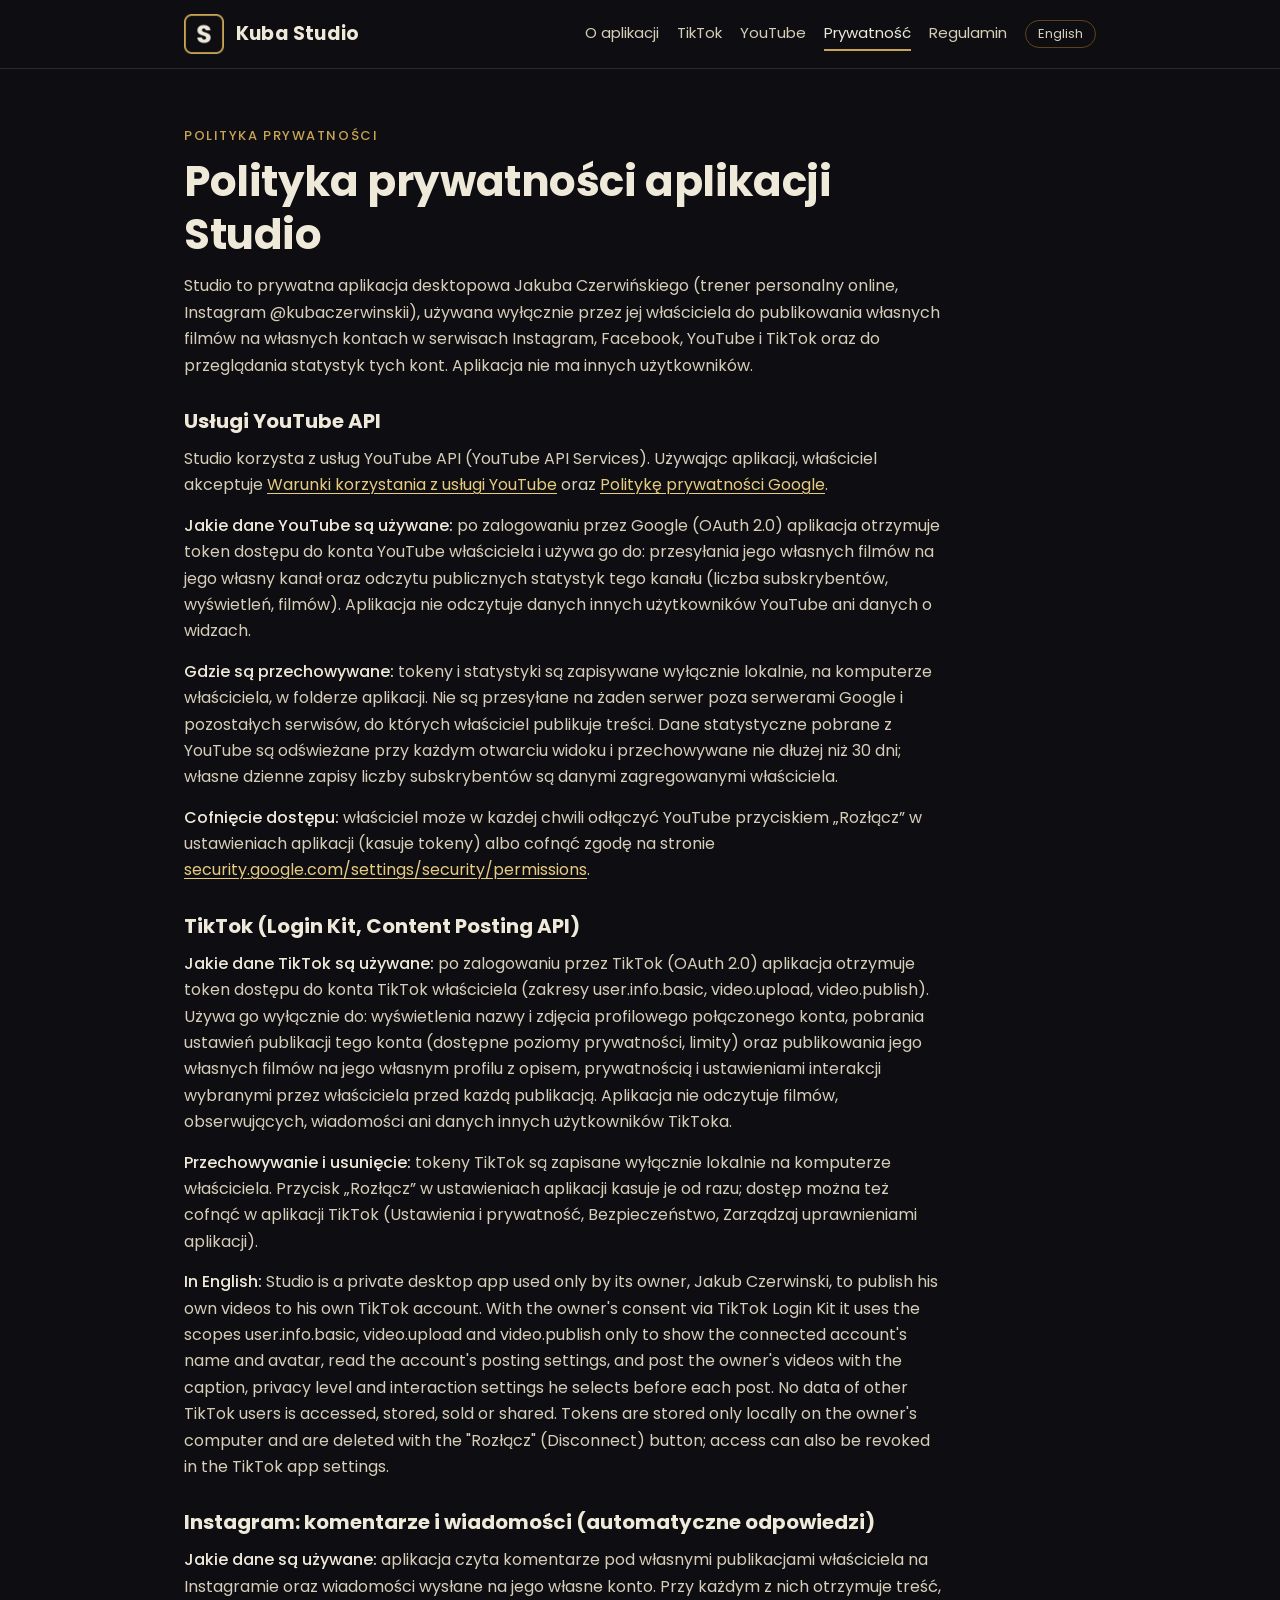
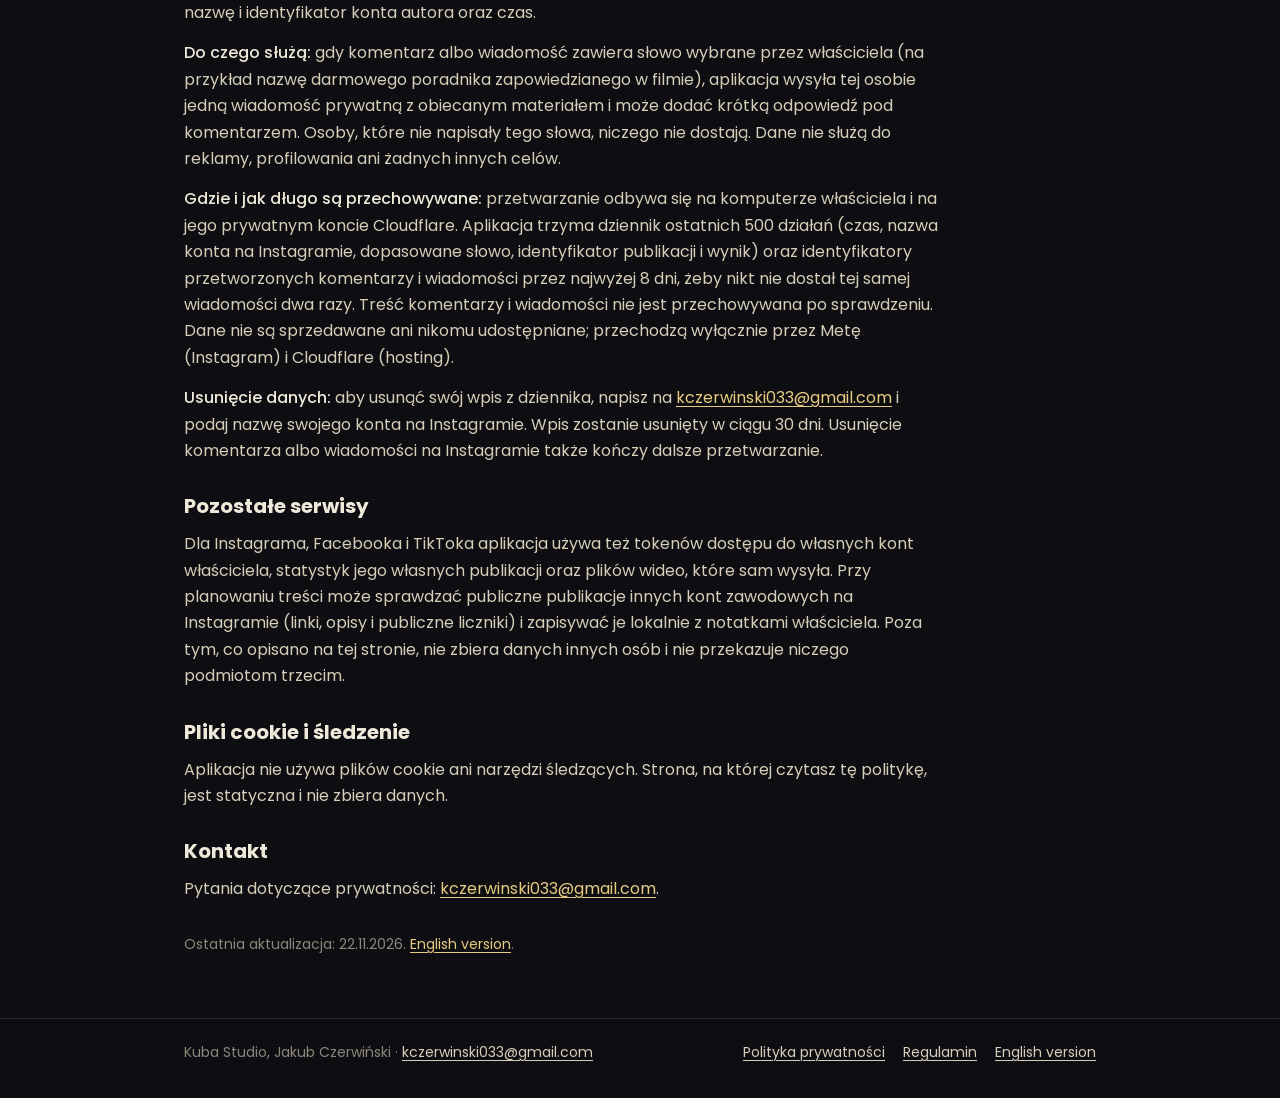
<file: studio/pl/privacy.html>
<!doctype html>
<html lang="pl">
<head>
<meta charset="utf-8">
<meta name="viewport" content="width=device-width, initial-scale=1">
<title>Kuba Studio: Polityka prywatności</title>
<meta name="description" content="Polityka prywatności aplikacji Studio (Kuba Studio): jakie dane z YouTube, TikToka, Instagrama i Facebooka są używane, gdzie są przechowywane i jak cofnąć dostęp.">
<meta name="theme-color" content="#0E0E12">
<link rel="icon" href="../favicon.ico" sizes="16x16 24x24 32x32 48x48 64x64">
<link rel="icon" href="../icon-32.png" type="image/png" sizes="32x32">
<link rel="apple-touch-icon" href="../icon-180.png">
<link rel="alternate" hreflang="en" href="https://kczerwinskii.github.io/plan/studio/privacy.html">
<link rel="alternate" hreflang="pl" href="https://kczerwinskii.github.io/plan/studio/pl/privacy.html">
<link rel="stylesheet" href="../style.css">
</head>
<body>
<a class="skip" href="#tresc">Przejdź do treści</a>
<header class="naglowek">
  <div class="ramka">
    <a class="marka" href="index.html"><img src="../icon-180.png" width="40" height="40" alt=""><span>Kuba Studio</span></a>
    <nav class="nawigacja" aria-label="Główna">
      <a href="index.html">O aplikacji</a>
      <a href="tiktok.html">TikTok</a>
      <a href="youtube.html">YouTube</a>
      <a href="privacy.html" aria-current="page">Prywatność</a>
      <a href="terms.html">Regulamin</a>
      <a class="jezyk" href="../privacy.html" hreflang="en" lang="en">English</a>
    </nav>
  </div>
</header>

<main id="tresc">
  <div class="ramka">
    <article class="dokument">
      <span class="etykieta">Polityka prywatności</span>
      <h1>Polityka prywatności aplikacji Studio</h1>
      <p>Studio to prywatna aplikacja desktopowa Jakuba Czerwińskiego (trener personalny online, Instagram @kubaczerwinskii), używana wyłącznie przez jej właściciela do publikowania własnych filmów na własnych kontach w serwisach Instagram, Facebook, YouTube i TikTok oraz do przeglądania statystyk tych kont. Aplikacja nie ma innych użytkowników.</p>

      <h2 id="youtube">Usługi YouTube API</h2>
      <p>Studio korzysta z usług YouTube API (YouTube API Services). Używając aplikacji, właściciel akceptuje <a href="https://www.youtube.com/t/terms" target="_blank" rel="noopener">Warunki korzystania z usługi YouTube</a> oraz <a href="https://policies.google.com/privacy" target="_blank" rel="noopener">Politykę prywatności Google</a>.</p>
      <p><b>Jakie dane YouTube są używane:</b> po zalogowaniu przez Google (OAuth 2.0) aplikacja otrzymuje token dostępu do konta YouTube właściciela i używa go do: przesyłania jego własnych filmów na jego własny kanał oraz odczytu publicznych statystyk tego kanału (liczba subskrybentów, wyświetleń, filmów). Aplikacja nie odczytuje danych innych użytkowników YouTube ani danych o widzach.</p>
      <p><b>Gdzie są przechowywane:</b> tokeny i statystyki są zapisywane wyłącznie lokalnie, na komputerze właściciela, w folderze aplikacji. Nie są przesyłane na żaden serwer poza serwerami Google i pozostałych serwisów, do których właściciel publikuje treści. Dane statystyczne pobrane z YouTube są odświeżane przy każdym otwarciu widoku i przechowywane nie dłużej niż 30 dni; własne dzienne zapisy liczby subskrybentów są danymi zagregowanymi właściciela.</p>
      <p><b>Cofnięcie dostępu:</b> właściciel może w każdej chwili odłączyć YouTube przyciskiem „Rozłącz” w ustawieniach aplikacji (kasuje tokeny) albo cofnąć zgodę na stronie <a href="https://security.google.com/settings/security/permissions" target="_blank" rel="noopener">security.google.com/settings/security/permissions</a>.</p>

      <h2 id="tiktok">TikTok (Login Kit, Content Posting API)</h2>
      <p><b>Jakie dane TikTok są używane:</b> po zalogowaniu przez TikTok (OAuth 2.0) aplikacja otrzymuje token dostępu do konta TikTok właściciela (zakresy user.info.basic, video.upload, video.publish). Używa go wyłącznie do: wyświetlenia nazwy i zdjęcia profilowego połączonego konta, pobrania ustawień publikacji tego konta (dostępne poziomy prywatności, limity) oraz publikowania jego własnych filmów na jego własnym profilu z opisem, prywatnością i ustawieniami interakcji wybranymi przez właściciela przed każdą publikacją. Aplikacja nie odczytuje filmów, obserwujących, wiadomości ani danych innych użytkowników TikToka.</p>
      <p><b>Przechowywanie i usunięcie:</b> tokeny TikTok są zapisane wyłącznie lokalnie na komputerze właściciela. Przycisk „Rozłącz” w ustawieniach aplikacji kasuje je od razu; dostęp można też cofnąć w aplikacji TikTok (Ustawienia i prywatność, Bezpieczeństwo, Zarządzaj uprawnieniami aplikacji).</p>
      <p lang="en"><b>In English:</b> Studio is a private desktop app used only by its owner, Jakub Czerwinski, to publish his own videos to his own TikTok account. With the owner's consent via TikTok Login Kit it uses the scopes user.info.basic, video.upload and video.publish only to show the connected account's name and avatar, read the account's posting settings, and post the owner's videos with the caption, privacy level and interaction settings he selects before each post. No data of other TikTok users is accessed, stored, sold or shared. Tokens are stored only locally on the owner's computer and are deleted with the "Rozłącz" (Disconnect) button; access can also be revoked in the TikTok app settings.</p>

      <h2 id="instagram">Instagram: komentarze i wiadomości (automatyczne odpowiedzi)</h2>
      <p><b>Jakie dane są używane:</b> aplikacja czyta komentarze pod własnymi publikacjami właściciela na Instagramie oraz wiadomości wysłane na jego własne konto. Przy każdym z nich otrzymuje treść, nazwę i identyfikator konta autora oraz czas.</p>
      <p><b>Do czego służą:</b> gdy komentarz albo wiadomość zawiera słowo wybrane przez właściciela (na przykład nazwę darmowego poradnika zapowiedzianego w filmie), aplikacja wysyła tej osobie jedną wiadomość prywatną z obiecanym materiałem i może dodać krótką odpowiedź pod komentarzem. Osoby, które nie napisały tego słowa, niczego nie dostają. Dane nie służą do reklamy, profilowania ani żadnych innych celów.</p>
      <p><b>Gdzie i jak długo są przechowywane:</b> przetwarzanie odbywa się na komputerze właściciela i na jego prywatnym koncie Cloudflare. Aplikacja trzyma dziennik ostatnich 500 działań (czas, nazwa konta na Instagramie, dopasowane słowo, identyfikator publikacji i wynik) oraz identyfikatory przetworzonych komentarzy i wiadomości przez najwyżej 8 dni, żeby nikt nie dostał tej samej wiadomości dwa razy. Treść komentarzy i wiadomości nie jest przechowywana po sprawdzeniu. Dane nie są sprzedawane ani nikomu udostępniane; przechodzą wyłącznie przez Metę (Instagram) i Cloudflare (hosting).</p>
      <p><b>Usunięcie danych:</b> aby usunąć swój wpis z dziennika, napisz na <a href="mailto:kczerwinski033@gmail.com">kczerwinski033@gmail.com</a> i podaj nazwę swojego konta na Instagramie. Wpis zostanie usunięty w ciągu 30 dni. Usunięcie komentarza albo wiadomości na Instagramie także kończy dalsze przetwarzanie.</p>

      <h2 id="inne">Pozostałe serwisy</h2>
      <p>Dla Instagrama, Facebooka i TikToka aplikacja używa też tokenów dostępu do własnych kont właściciela, statystyk jego własnych publikacji oraz plików wideo, które sam wysyła. Przy planowaniu treści może sprawdzać publiczne publikacje innych kont zawodowych na Instagramie (linki, opisy i publiczne liczniki) i zapisywać je lokalnie z notatkami właściciela. Poza tym, co opisano na tej stronie, nie zbiera danych innych osób i nie przekazuje niczego podmiotom trzecim.</p>

      <h2 id="cookies">Pliki cookie i śledzenie</h2>
      <p>Aplikacja nie używa plików cookie ani narzędzi śledzących. Strona, na której czytasz tę politykę, jest statyczna i nie zbiera danych.</p>

      <h2 id="kontakt">Kontakt</h2>
      <p>Pytania dotyczące prywatności: <a href="mailto:kczerwinski033@gmail.com">kczerwinski033@gmail.com</a>.</p>

      <p class="data">Ostatnia aktualizacja: 22.11.2026. <a href="../privacy.html" hreflang="en" lang="en">English version</a>.</p>
    </article>
  </div>
</main>

<footer class="stopka">
  <div class="ramka">
    <span>Kuba Studio, Jakub Czerwiński · <a href="mailto:kczerwinski033@gmail.com">kczerwinski033@gmail.com</a></span>
    <nav aria-label="Dokumenty">
      <a href="privacy.html">Polityka prywatności</a>
      <a href="terms.html">Regulamin</a>
      <a href="../privacy.html" hreflang="en" lang="en">English version</a>
    </nav>
  </div>
</footer>
</body>
</html>
</file>
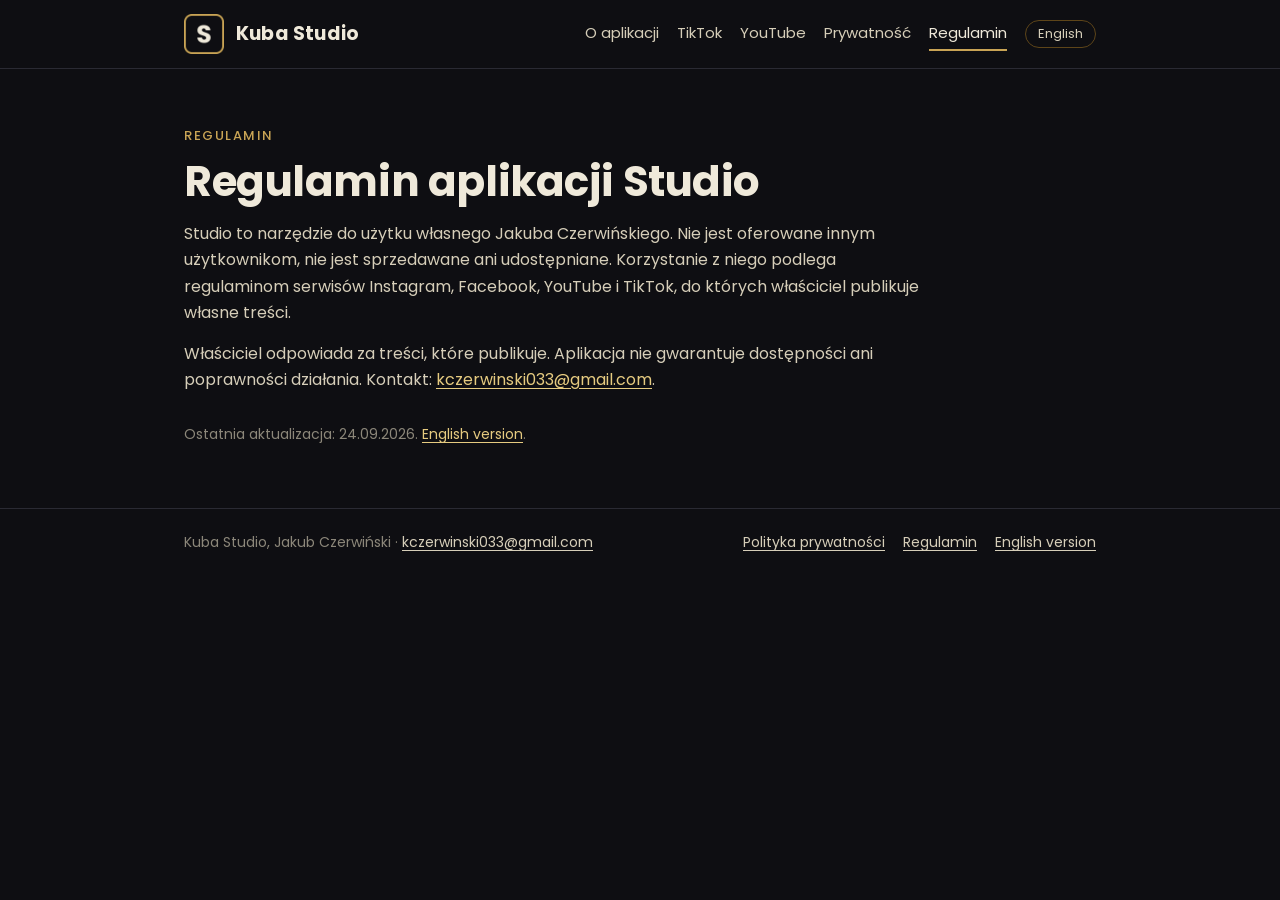
<file: studio/pl/terms.html>
<!doctype html>
<html lang="pl">
<head>
<meta charset="utf-8">
<meta name="viewport" content="width=device-width, initial-scale=1">
<title>Kuba Studio: Regulamin</title>
<meta name="description" content="Regulamin aplikacji Studio (Kuba Studio), narzędzia do użytku własnego Jakuba Czerwińskiego.">
<meta name="theme-color" content="#0E0E12">
<link rel="icon" href="../favicon.ico" sizes="16x16 24x24 32x32 48x48 64x64">
<link rel="icon" href="../icon-32.png" type="image/png" sizes="32x32">
<link rel="apple-touch-icon" href="../icon-180.png">
<link rel="alternate" hreflang="en" href="https://kczerwinskii.github.io/plan/studio/terms.html">
<link rel="alternate" hreflang="pl" href="https://kczerwinskii.github.io/plan/studio/pl/terms.html">
<link rel="stylesheet" href="../style.css">
</head>
<body>
<a class="skip" href="#tresc">Przejdź do treści</a>
<header class="naglowek">
  <div class="ramka">
    <a class="marka" href="index.html"><img src="../icon-180.png" width="40" height="40" alt=""><span>Kuba Studio</span></a>
    <nav class="nawigacja" aria-label="Główna">
      <a href="index.html">O aplikacji</a>
      <a href="tiktok.html">TikTok</a>
      <a href="youtube.html">YouTube</a>
      <a href="privacy.html">Prywatność</a>
      <a href="terms.html" aria-current="page">Regulamin</a>
      <a class="jezyk" href="../terms.html" hreflang="en" lang="en">English</a>
    </nav>
  </div>
</header>

<main id="tresc">
  <div class="ramka">
    <article class="dokument">
      <span class="etykieta">Regulamin</span>
      <h1>Regulamin aplikacji Studio</h1>
      <p>Studio to narzędzie do użytku własnego Jakuba Czerwińskiego. Nie jest oferowane innym użytkownikom, nie jest sprzedawane ani udostępniane. Korzystanie z niego podlega regulaminom serwisów Instagram, Facebook, YouTube i TikTok, do których właściciel publikuje własne treści.</p>
      <p>Właściciel odpowiada za treści, które publikuje. Aplikacja nie gwarantuje dostępności ani poprawności działania. Kontakt: <a href="mailto:kczerwinski033@gmail.com">kczerwinski033@gmail.com</a>.</p>
      <p class="data">Ostatnia aktualizacja: 24.09.2026. <a href="../terms.html" hreflang="en" lang="en">English version</a>.</p>
    </article>
  </div>
</main>

<footer class="stopka">
  <div class="ramka">
    <span>Kuba Studio, Jakub Czerwiński · <a href="mailto:kczerwinski033@gmail.com">kczerwinski033@gmail.com</a></span>
    <nav aria-label="Dokumenty">
      <a href="privacy.html">Polityka prywatności</a>
      <a href="terms.html">Regulamin</a>
      <a href="../terms.html" hreflang="en" lang="en">English version</a>
    </nav>
  </div>
</footer>
</body>
</html>
</file>
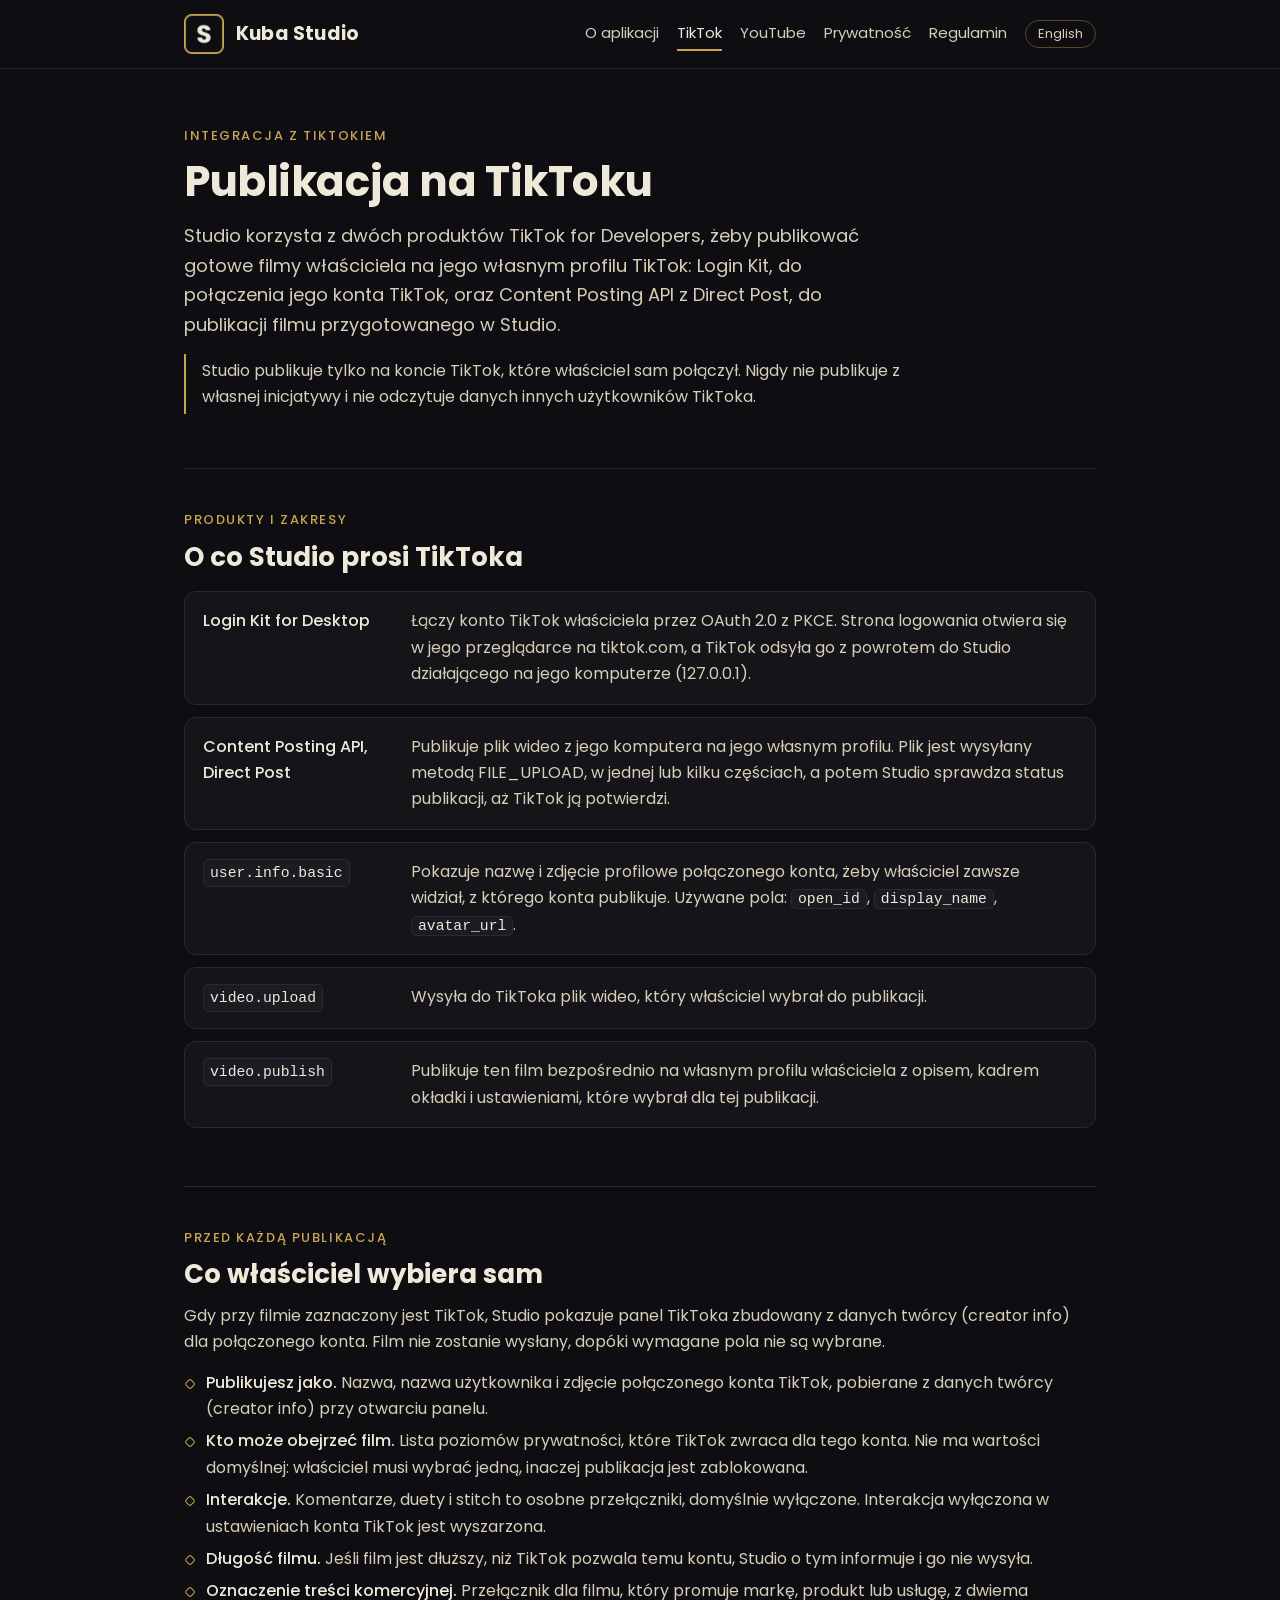
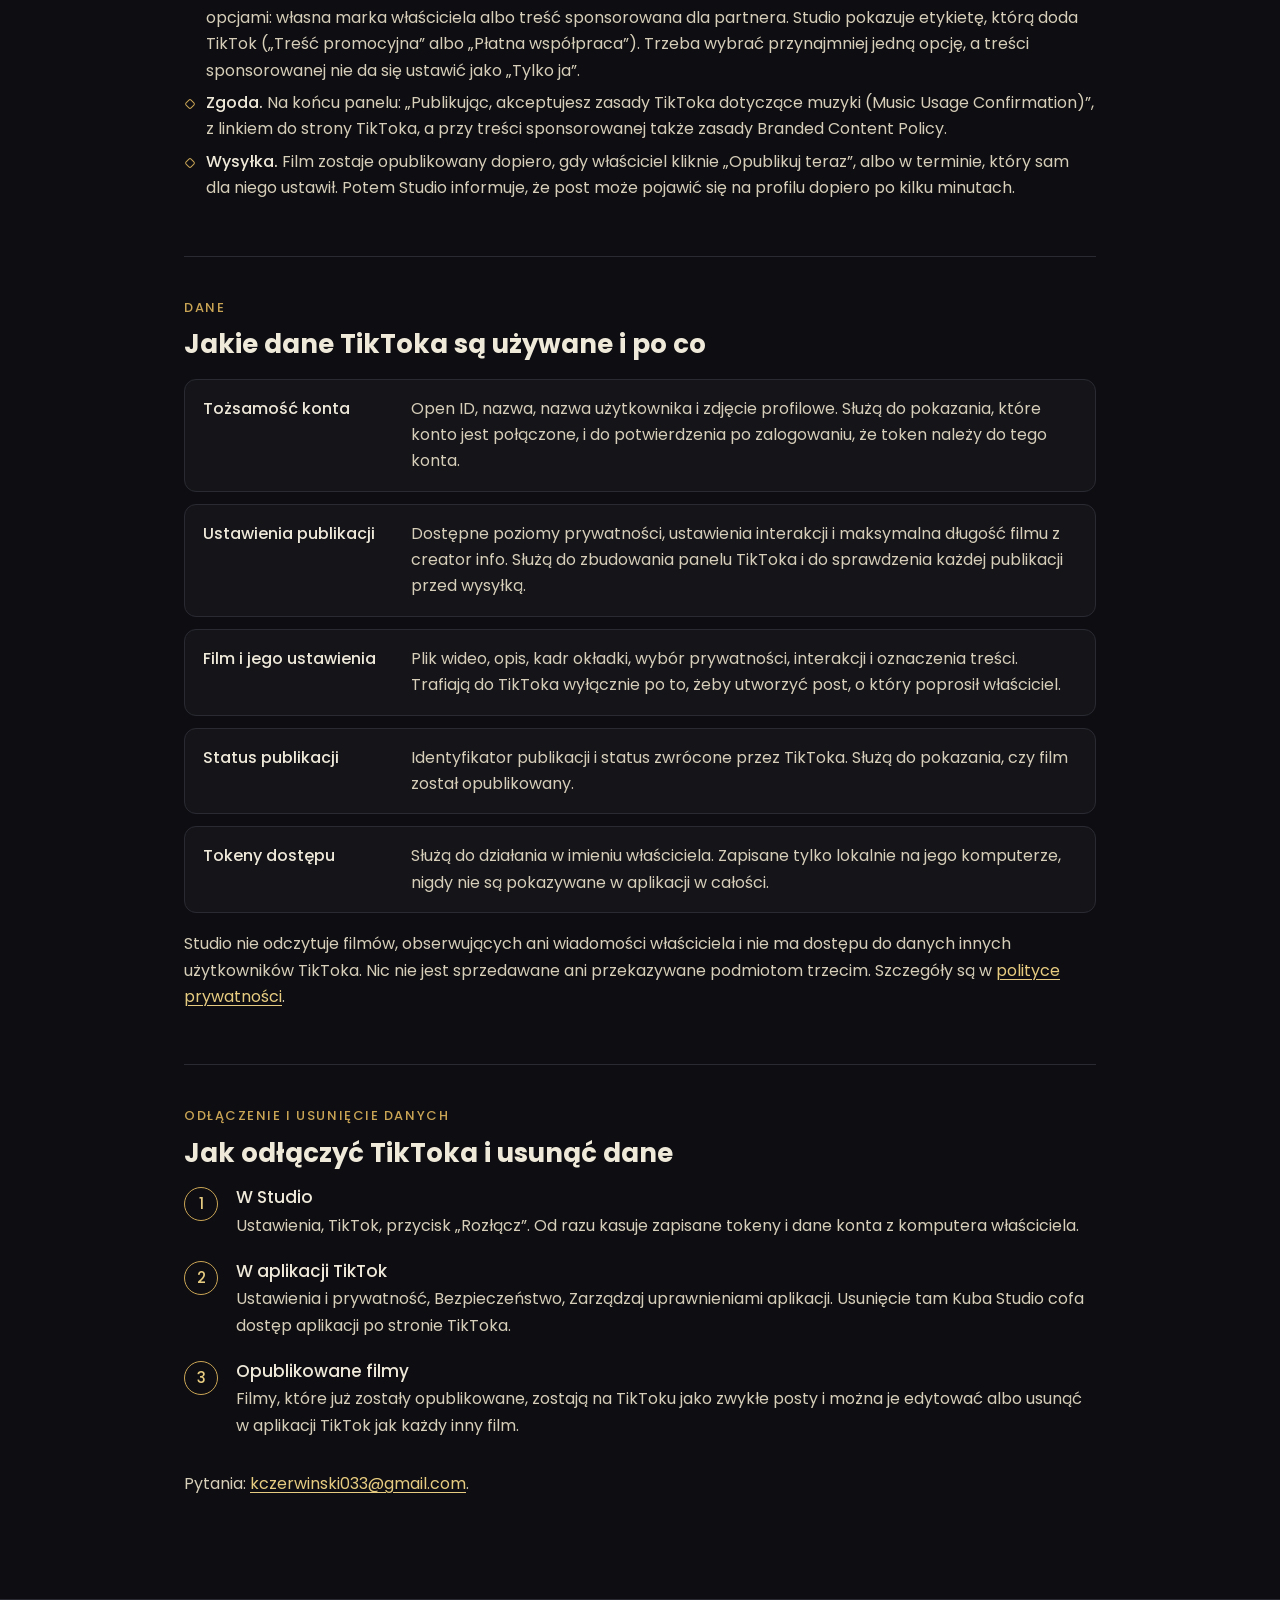
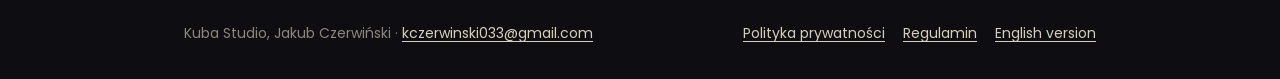
<file: studio/pl/tiktok.html>
<!doctype html>
<html lang="pl">
<head>
<meta charset="utf-8">
<meta name="viewport" content="width=device-width, initial-scale=1">
<title>Kuba Studio: publikacja na TikToku</title>
<meta name="description" content="Jak Kuba Studio korzysta z TikTok Login Kit i Content Posting API z Direct Post, jakich zakresów i danych używa, co właściciel wybiera przed każdą publikacją i jak odłączyć konto.">
<meta name="theme-color" content="#0E0E12">
<link rel="icon" href="../favicon.ico" sizes="16x16 24x24 32x32 48x48 64x64">
<link rel="icon" href="../icon-32.png" type="image/png" sizes="32x32">
<link rel="apple-touch-icon" href="../icon-180.png">
<link rel="alternate" hreflang="en" href="https://kczerwinskii.github.io/plan/studio/tiktok.html">
<link rel="alternate" hreflang="pl" href="https://kczerwinskii.github.io/plan/studio/pl/tiktok.html">
<link rel="stylesheet" href="../style.css">
</head>
<body>
<a class="skip" href="#tresc">Przejdź do treści</a>
<header class="naglowek">
  <div class="ramka">
    <a class="marka" href="index.html"><img src="../icon-180.png" width="40" height="40" alt=""><span>Kuba Studio</span></a>
    <nav class="nawigacja" aria-label="Główna">
      <a href="index.html">O aplikacji</a>
      <a href="tiktok.html" aria-current="page">TikTok</a>
      <a href="youtube.html">YouTube</a>
      <a href="privacy.html">Prywatność</a>
      <a href="terms.html">Regulamin</a>
      <a class="jezyk" href="../tiktok.html" hreflang="en" lang="en">English</a>
    </nav>
  </div>
</header>

<main id="tresc">
  <div class="ramka">

    <section class="sekcja">
      <span class="etykieta">Integracja z TikTokiem</span>
      <h1>Publikacja na TikToku</h1>
      <p class="wstep">Studio korzysta z dwóch produktów TikTok for Developers, żeby publikować gotowe filmy właściciela na jego własnym profilu TikTok: Login Kit, do połączenia jego konta TikTok, oraz Content Posting API z Direct Post, do publikacji filmu przygotowanego w Studio.</p>
      <p class="uwaga">Studio publikuje tylko na koncie TikTok, które właściciel sam połączył. Nigdy nie publikuje z własnej inicjatywy i nie odczytuje danych innych użytkowników TikToka.</p>
    </section>

    <section class="sekcja" aria-labelledby="produkty">
      <span class="etykieta">Produkty i zakresy</span>
      <h2 id="produkty">O co Studio prosi TikToka</h2>
      <div class="zakresy">
        <div class="zakres">
          <b>Login Kit for Desktop</b>
          <p>Łączy konto TikTok właściciela przez OAuth 2.0 z PKCE. Strona logowania otwiera się w jego przeglądarce na tiktok.com, a TikTok odsyła go z powrotem do Studio działającego na jego komputerze (127.0.0.1).</p>
        </div>
        <div class="zakres">
          <b>Content Posting API, Direct Post</b>
          <p>Publikuje plik wideo z jego komputera na jego własnym profilu. Plik jest wysyłany metodą FILE_UPLOAD, w jednej lub kilku częściach, a potem Studio sprawdza status publikacji, aż TikTok ją potwierdzi.</p>
        </div>
        <div class="zakres">
          <code>user.info.basic</code>
          <p>Pokazuje nazwę i zdjęcie profilowe połączonego konta, żeby właściciel zawsze widział, z którego konta publikuje. Używane pola: <code>open_id</code>, <code>display_name</code>, <code>avatar_url</code>.</p>
        </div>
        <div class="zakres">
          <code>video.upload</code>
          <p>Wysyła do TikToka plik wideo, który właściciel wybrał do publikacji.</p>
        </div>
        <div class="zakres">
          <code>video.publish</code>
          <p>Publikuje ten film bezpośrednio na własnym profilu właściciela z opisem, kadrem okładki i ustawieniami, które wybrał dla tej publikacji.</p>
        </div>
      </div>
    </section>

    <section class="sekcja" aria-labelledby="przed-publikacja">
      <span class="etykieta">Przed każdą publikacją</span>
      <h2 id="przed-publikacja">Co właściciel wybiera sam</h2>
      <p>Gdy przy filmie zaznaczony jest TikTok, Studio pokazuje panel TikToka zbudowany z danych twórcy (creator info) dla połączonego konta. Film nie zostanie wysłany, dopóki wymagane pola nie są wybrane.</p>
      <ul class="lista-znacznikow">
        <li><b>Publikujesz jako.</b> Nazwa, nazwa użytkownika i zdjęcie połączonego konta TikTok, pobierane z danych twórcy (creator info) przy otwarciu panelu.</li>
        <li><b>Kto może obejrzeć film.</b> Lista poziomów prywatności, które TikTok zwraca dla tego konta. Nie ma wartości domyślnej: właściciel musi wybrać jedną, inaczej publikacja jest zablokowana.</li>
        <li><b>Interakcje.</b> Komentarze, duety i stitch to osobne przełączniki, domyślnie wyłączone. Interakcja wyłączona w ustawieniach konta TikTok jest wyszarzona.</li>
        <li><b>Długość filmu.</b> Jeśli film jest dłuższy, niż TikTok pozwala temu kontu, Studio o tym informuje i go nie wysyła.</li>
        <li><b>Oznaczenie treści komercyjnej.</b> Przełącznik dla filmu, który promuje markę, produkt lub usługę, z dwiema opcjami: własna marka właściciela albo treść sponsorowana dla partnera. Studio pokazuje etykietę, którą doda TikTok („Treść promocyjna” albo „Płatna współpraca”). Trzeba wybrać przynajmniej jedną opcję, a treści sponsorowanej nie da się ustawić jako „Tylko ja”.</li>
        <li><b>Zgoda.</b> Na końcu panelu: „Publikując, akceptujesz zasady TikToka dotyczące muzyki (Music Usage Confirmation)”, z linkiem do strony TikToka, a przy treści sponsorowanej także zasady Branded Content Policy.</li>
        <li><b>Wysyłka.</b> Film zostaje opublikowany dopiero, gdy właściciel kliknie „Opublikuj teraz”, albo w terminie, który sam dla niego ustawił. Potem Studio informuje, że post może pojawić się na profilu dopiero po kilku minutach.</li>
      </ul>
    </section>

    <section class="sekcja" aria-labelledby="dane">
      <span class="etykieta">Dane</span>
      <h2 id="dane">Jakie dane TikToka są używane i po co</h2>
      <div class="zakresy">
        <div class="zakres">
          <b>Tożsamość konta</b>
          <p>Open ID, nazwa, nazwa użytkownika i zdjęcie profilowe. Służą do pokazania, które konto jest połączone, i do potwierdzenia po zalogowaniu, że token należy do tego konta.</p>
        </div>
        <div class="zakres">
          <b>Ustawienia publikacji</b>
          <p>Dostępne poziomy prywatności, ustawienia interakcji i maksymalna długość filmu z creator info. Służą do zbudowania panelu TikToka i do sprawdzenia każdej publikacji przed wysyłką.</p>
        </div>
        <div class="zakres">
          <b>Film i jego ustawienia</b>
          <p>Plik wideo, opis, kadr okładki, wybór prywatności, interakcji i oznaczenia treści. Trafiają do TikToka wyłącznie po to, żeby utworzyć post, o który poprosił właściciel.</p>
        </div>
        <div class="zakres">
          <b>Status publikacji</b>
          <p>Identyfikator publikacji i status zwrócone przez TikToka. Służą do pokazania, czy film został opublikowany.</p>
        </div>
        <div class="zakres">
          <b>Tokeny dostępu</b>
          <p>Służą do działania w imieniu właściciela. Zapisane tylko lokalnie na jego komputerze, nigdy nie są pokazywane w aplikacji w całości.</p>
        </div>
      </div>
      <p>Studio nie odczytuje filmów, obserwujących ani wiadomości właściciela i nie ma dostępu do danych innych użytkowników TikToka. Nic nie jest sprzedawane ani przekazywane podmiotom trzecim. Szczegóły są w <a href="privacy.html#tiktok">polityce prywatności</a>.</p>
    </section>

    <section class="sekcja" aria-labelledby="odlaczenie">
      <span class="etykieta">Odłączenie i usunięcie danych</span>
      <h2 id="odlaczenie">Jak odłączyć TikToka i usunąć dane</h2>
      <ol class="kroki">
        <li>
          <h3>W Studio</h3>
          <p>Ustawienia, TikTok, przycisk „Rozłącz”. Od razu kasuje zapisane tokeny i dane konta z komputera właściciela.</p>
        </li>
        <li>
          <h3>W aplikacji TikTok</h3>
          <p>Ustawienia i prywatność, Bezpieczeństwo, Zarządzaj uprawnieniami aplikacji. Usunięcie tam Kuba Studio cofa dostęp aplikacji po stronie TikToka.</p>
        </li>
        <li>
          <h3>Opublikowane filmy</h3>
          <p>Filmy, które już zostały opublikowane, zostają na TikToku jako zwykłe posty i można je edytować albo usunąć w aplikacji TikTok jak każdy inny film.</p>
        </li>
      </ol>
      <p>Pytania: <a href="mailto:kczerwinski033@gmail.com">kczerwinski033@gmail.com</a>.</p>
    </section>

  </div>
</main>

<footer class="stopka">
  <div class="ramka">
    <span>Kuba Studio, Jakub Czerwiński · <a href="mailto:kczerwinski033@gmail.com">kczerwinski033@gmail.com</a></span>
    <nav aria-label="Dokumenty">
      <a href="privacy.html">Polityka prywatności</a>
      <a href="terms.html">Regulamin</a>
      <a href="../tiktok.html" hreflang="en" lang="en">English version</a>
    </nav>
  </div>
</footer>
</body>
</html>
</file>
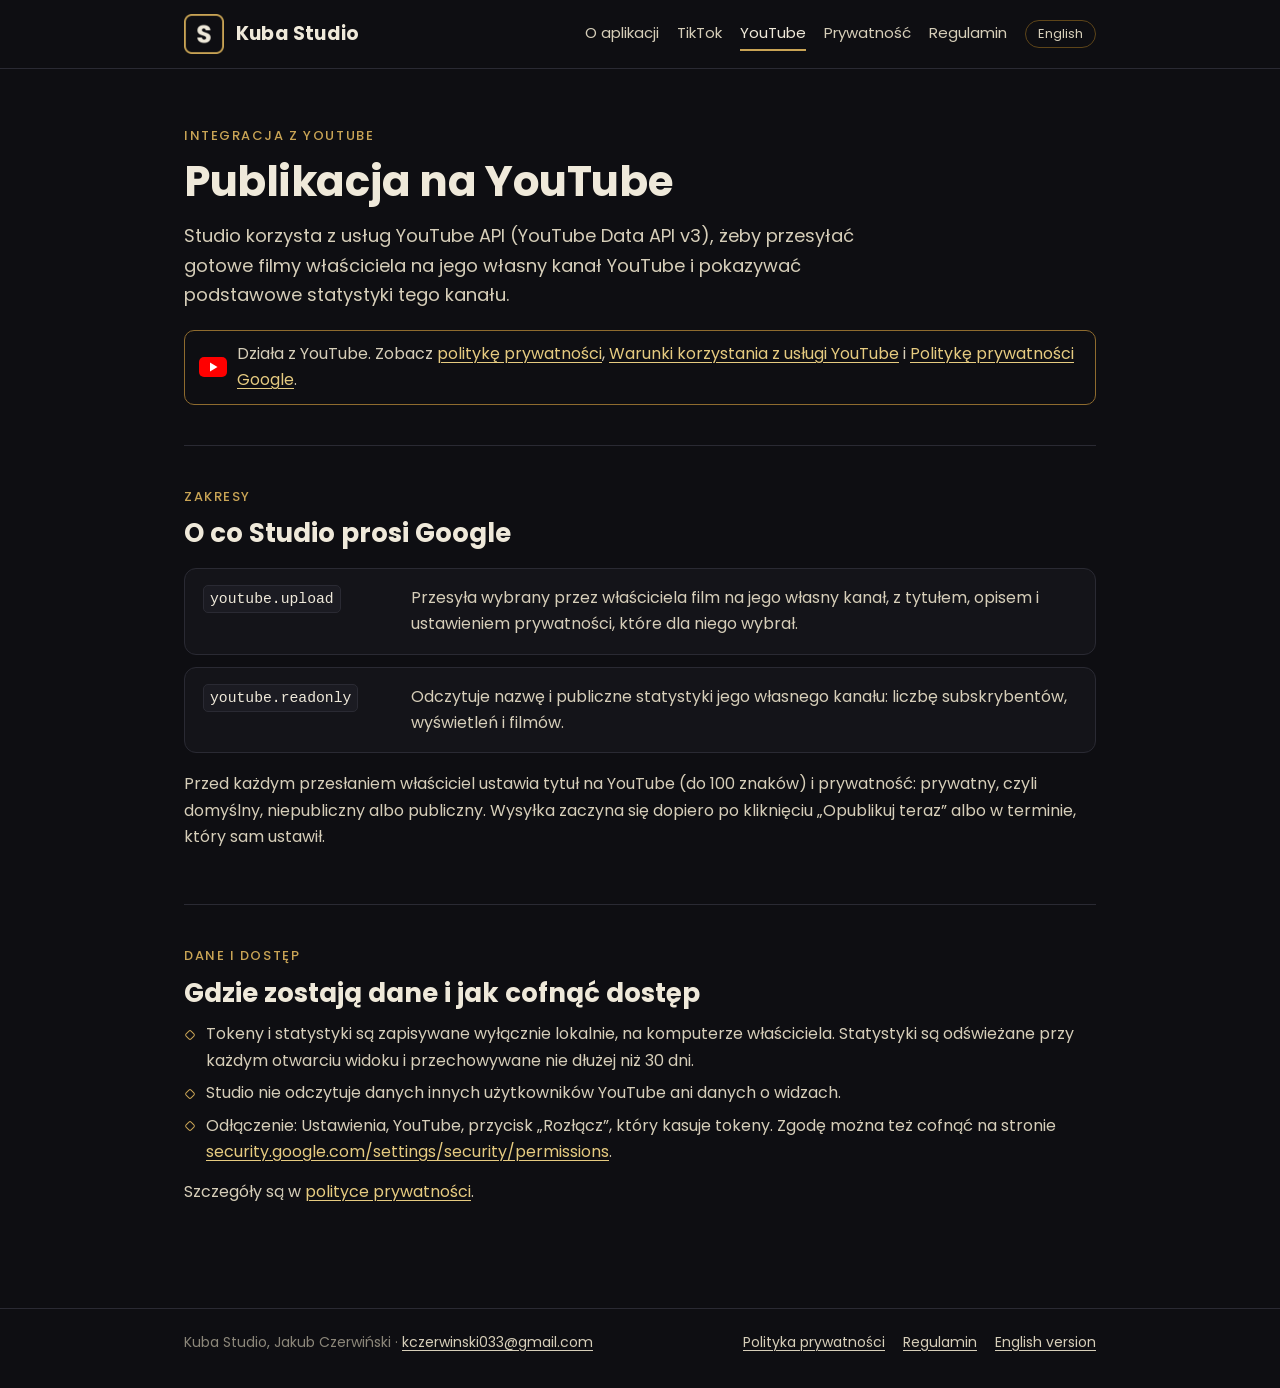
<file: studio/pl/youtube.html>
<!doctype html>
<html lang="pl">
<head>
<meta charset="utf-8">
<meta name="viewport" content="width=device-width, initial-scale=1">
<title>Kuba Studio: publikacja na YouTube</title>
<meta name="description" content="Jak Kuba Studio korzysta z usług YouTube API, żeby przesyłać filmy właściciela na jego własny kanał, jakich zakresów używa i jak cofnąć dostęp.">
<meta name="theme-color" content="#0E0E12">
<link rel="icon" href="../favicon.ico" sizes="16x16 24x24 32x32 48x48 64x64">
<link rel="icon" href="../icon-32.png" type="image/png" sizes="32x32">
<link rel="apple-touch-icon" href="../icon-180.png">
<link rel="alternate" hreflang="en" href="https://kczerwinskii.github.io/plan/studio/youtube.html">
<link rel="alternate" hreflang="pl" href="https://kczerwinskii.github.io/plan/studio/pl/youtube.html">
<link rel="stylesheet" href="../style.css">
</head>
<body>
<a class="skip" href="#tresc">Przejdź do treści</a>
<header class="naglowek">
  <div class="ramka">
    <a class="marka" href="index.html"><img src="../icon-180.png" width="40" height="40" alt=""><span>Kuba Studio</span></a>
    <nav class="nawigacja" aria-label="Główna">
      <a href="index.html">O aplikacji</a>
      <a href="tiktok.html">TikTok</a>
      <a href="youtube.html" aria-current="page">YouTube</a>
      <a href="privacy.html">Prywatność</a>
      <a href="terms.html">Regulamin</a>
      <a class="jezyk" href="../youtube.html" hreflang="en" lang="en">English</a>
    </nav>
  </div>
</header>

<main id="tresc">
  <div class="ramka">

    <section class="sekcja">
      <span class="etykieta">Integracja z YouTube</span>
      <h1>Publikacja na YouTube</h1>
      <p class="wstep">Studio korzysta z usług YouTube API (YouTube Data API v3), żeby przesyłać gotowe filmy właściciela na jego własny kanał YouTube i pokazywać podstawowe statystyki tego kanału.</p>
      <div class="yt"><svg width="28" height="20" viewBox="0 0 28 20" aria-hidden="true"><rect width="28" height="20" rx="5" fill="#FF0000"/><path d="M11 5.5v9l7.5-4.5z" fill="#fff"/></svg><span>Działa z YouTube. Zobacz <a href="privacy.html#youtube">politykę prywatności</a>, <a href="https://www.youtube.com/t/terms">Warunki korzystania z usługi YouTube</a> i <a href="https://policies.google.com/privacy">Politykę prywatności Google</a>.</span></div>
    </section>

    <section class="sekcja" aria-labelledby="zakresy">
      <span class="etykieta">Zakresy</span>
      <h2 id="zakresy">O co Studio prosi Google</h2>
      <div class="zakresy">
        <div class="zakres">
          <code>youtube.upload</code>
          <p>Przesyła wybrany przez właściciela film na jego własny kanał, z tytułem, opisem i ustawieniem prywatności, które dla niego wybrał.</p>
        </div>
        <div class="zakres">
          <code>youtube.readonly</code>
          <p>Odczytuje nazwę i publiczne statystyki jego własnego kanału: liczbę subskrybentów, wyświetleń i filmów.</p>
        </div>
      </div>
      <p>Przed każdym przesłaniem właściciel ustawia tytuł na YouTube (do 100 znaków) i prywatność: prywatny, czyli domyślny, niepubliczny albo publiczny. Wysyłka zaczyna się dopiero po kliknięciu „Opublikuj teraz” albo w terminie, który sam ustawił.</p>
    </section>

    <section class="sekcja" aria-labelledby="dane">
      <span class="etykieta">Dane i dostęp</span>
      <h2 id="dane">Gdzie zostają dane i jak cofnąć dostęp</h2>
      <ul class="lista-znacznikow">
        <li>Tokeny i statystyki są zapisywane wyłącznie lokalnie, na komputerze właściciela. Statystyki są odświeżane przy każdym otwarciu widoku i przechowywane nie dłużej niż 30 dni.</li>
        <li>Studio nie odczytuje danych innych użytkowników YouTube ani danych o widzach.</li>
        <li>Odłączenie: Ustawienia, YouTube, przycisk „Rozłącz”, który kasuje tokeny. Zgodę można też cofnąć na stronie <a href="https://security.google.com/settings/security/permissions">security.google.com/settings/security/permissions</a>.</li>
      </ul>
      <p>Szczegóły są w <a href="privacy.html#youtube">polityce prywatności</a>.</p>
    </section>

  </div>
</main>

<footer class="stopka">
  <div class="ramka">
    <span>Kuba Studio, Jakub Czerwiński · <a href="mailto:kczerwinski033@gmail.com">kczerwinski033@gmail.com</a></span>
    <nav aria-label="Dokumenty">
      <a href="privacy.html">Polityka prywatności</a>
      <a href="terms.html">Regulamin</a>
      <a href="../youtube.html" hreflang="en" lang="en">English version</a>
    </nav>
  </div>
</footer>
</body>
</html>
</file>
<file: studio/style.css>
/* Kuba Studio, publiczna strona aplikacji. Paleta marki: zloto obrysowuje, biel wypelnia, czern podklada. */
@font-face { font-family: "Poppins"; src: url("fonts/Poppins-Regular.ttf") format("truetype"); font-weight: 400; font-style: normal; font-display: swap; }
@font-face { font-family: "Poppins"; src: url("fonts/Poppins-Medium.ttf") format("truetype"); font-weight: 500; font-style: normal; font-display: swap; }
@font-face { font-family: "Poppins"; src: url("fonts/Poppins-Bold.ttf") format("truetype"); font-weight: 700; font-style: normal; font-display: swap; }

:root {
  color-scheme: dark;
  --tlo: #0E0E12;
  --panel: #141419;
  --panel2: #1B1B22;
  --linia: #2A2A33;
  --tekst: #EFE9DA;
  --tekst2: #D6CEB9;
  --przygaszony: #8C877A;
  --mosiadz: #C9A455;
  --swiatlo: #E6CB80;
  --cien: #8E6B2E;
  --obrys: #5E4519;
  --szerokosc: 960px;
  --margines: 16px;
}

*, *::before, *::after { box-sizing: border-box; }

html { -webkit-text-size-adjust: 100%; }

body {
  margin: 0;
  background: var(--tlo);
  color: var(--tekst2);
  font-family: "Poppins", "Segoe UI", system-ui, sans-serif;
  font-size: 16px;
  line-height: 1.65;
  overflow-wrap: break-word;
}

img { max-width: 100%; height: auto; display: block; }

a { color: var(--swiatlo); text-decoration-thickness: 1px; text-underline-offset: 3px; overflow-wrap: anywhere; }
a:hover { color: var(--tekst); }
a:focus-visible { outline: 2px solid var(--mosiadz); outline-offset: 3px; border-radius: 4px; }

h1, h2, h3 { color: var(--tekst); line-height: 1.25; margin: 0 0 12px; font-weight: 700; }
h1 { font-size: clamp(28px, 6vw, 42px); letter-spacing: -0.01em; }
h2 { font-size: clamp(21px, 4vw, 26px); margin-top: 8px; }
h3 { font-size: 17px; font-weight: 500; }
p, ul, ol { margin: 0 0 14px; }
ul, ol { padding-left: 22px; }
li { margin-bottom: 6px; }
b, strong { color: var(--tekst); font-weight: 500; }

code {
  font-family: Consolas, "Cascadia Mono", "SF Mono", Menlo, monospace;
  font-size: 0.92em;
  color: var(--tekst);
  background: var(--panel2);
  border: 1px solid var(--linia);
  border-radius: 5px;
  padding: 1px 6px;
  overflow-wrap: anywhere;
}

.skip { position: absolute; left: -9999px; top: 8px; }
.skip:focus { left: var(--margines); background: var(--panel2); padding: 6px 12px; z-index: 10; }

.ramka { max-width: var(--szerokosc); margin: 0 auto; padding: 0 var(--margines); }

/* Naglowek */
.naglowek { border-bottom: 1px solid var(--linia); background: var(--tlo); }
.naglowek .ramka { display: flex; flex-wrap: wrap; align-items: center; justify-content: space-between; gap: 10px 24px; padding-top: 14px; padding-bottom: 14px; }
.marka { display: inline-flex; align-items: center; gap: 12px; color: var(--tekst); text-decoration: none; font-weight: 700; font-size: 19px; letter-spacing: 0.01em; }
.marka img { width: 40px; height: 40px; }
.marka:hover { color: var(--tekst); }
.nawigacja { display: flex; flex-wrap: wrap; align-items: center; gap: 4px 18px; font-size: 15px; }
.nawigacja a { color: var(--tekst2); text-decoration: none; padding: 4px 0; border-bottom: 2px solid transparent; }
.nawigacja a:hover { color: var(--tekst); }
.nawigacja a[aria-current="page"] { color: var(--tekst); border-bottom-color: var(--mosiadz); }
.nawigacja a.jezyk { border: 1px solid var(--obrys); border-radius: 999px; padding: 2px 12px; font-size: 13px; }
.nawigacja a.jezyk:hover { border-color: var(--mosiadz); }

/* Tresc */
main { padding: 40px 0 24px; }
.sekcja { padding: 28px 0; border-top: 1px solid var(--linia); }
.sekcja:first-child { border-top: 0; padding-top: 0; }
.etykieta { display: block; color: var(--mosiadz); font-size: 13px; font-weight: 500; letter-spacing: 0.12em; text-transform: uppercase; margin-bottom: 10px; }
.wstep { font-size: 18px; color: var(--tekst2); max-width: 720px; }
.uwaga { border-left: 2px solid var(--mosiadz); padding: 4px 0 4px 16px; color: var(--tekst2); max-width: 720px; }
.przygaszony { color: var(--przygaszony); font-size: 14px; }

.karty { display: grid; grid-template-columns: minmax(0, 1fr); gap: 16px; margin-top: 18px; }
@media (min-width: 860px) { .karty { grid-template-columns: repeat(3, minmax(0, 1fr)); } }
.karta { background: var(--panel); border: 1px solid var(--linia); border-radius: 12px; padding: 20px; }
.karta h3 { margin-bottom: 8px; }
.karta p:last-child, .karta ul:last-child { margin-bottom: 0; }
.karta .etykieta { margin-bottom: 6px; }

.zrzut { margin: 20px 0 0; }
.zrzut img { border: 1px solid var(--obrys); border-radius: 12px; }
.zrzut figcaption { color: var(--przygaszony); font-size: 14px; margin-top: 10px; }

.kroki { list-style: none; padding: 0; counter-reset: krok; margin-top: 18px; }
.kroki li { counter-increment: krok; position: relative; padding: 0 0 18px 52px; margin: 0; }
.kroki li::before {
  content: counter(krok);
  position: absolute; left: 0; top: 0;
  width: 34px; height: 34px; border-radius: 50%;
  border: 1px solid var(--mosiadz); color: var(--swiatlo);
  display: flex; align-items: center; justify-content: center;
  font-weight: 500; font-size: 15px;
}
.kroki h3 { margin: 4px 0 4px; }
.kroki p { margin: 0; }

.zakresy { display: grid; gap: 12px; margin: 18px 0; }
.zakres { display: grid; grid-template-columns: minmax(0, 190px) minmax(0, 1fr); gap: 6px 18px; background: var(--panel); border: 1px solid var(--linia); border-radius: 12px; padding: 16px 18px; }
.zakres p { margin: 0; }
.zakres > code, .zakres > b { justify-self: start; align-self: start; }
@media (max-width: 640px) { .zakres { grid-template-columns: minmax(0, 1fr); } }

.lista-znacznikow { list-style: none; padding: 0; }
.lista-znacznikow li { position: relative; padding-left: 22px; }
.lista-znacznikow li::before { content: ""; position: absolute; left: 2px; top: 0.62em; width: 8px; height: 8px; border: 1px solid var(--mosiadz); border-radius: 2px; transform: rotate(45deg); }

.platformy { display: grid; grid-template-columns: minmax(0, 1fr); gap: 12px; margin-top: 18px; }
@media (min-width: 600px) { .platformy { grid-template-columns: repeat(2, minmax(0, 1fr)); } }
.platforma { border: 1px solid var(--linia); border-radius: 12px; padding: 16px 18px; background: var(--panel); }
.platforma h3 { margin-bottom: 4px; }
.platforma p { margin: 0; font-size: 15px; }

.yt { display: inline-flex; align-items: center; gap: 10px; border: 1px solid var(--cien); border-radius: 10px; padding: 10px 14px; margin-top: 6px; max-width: 100%; }
.yt svg { flex: none; }

/* Dokumenty prawne */
.dokument { max-width: 760px; }
.dokument h2 { font-size: 20px; margin-top: 30px; }
.dokument .data { color: var(--przygaszony); font-size: 14px; margin-top: 30px; }

/* Stopka */
.stopka { border-top: 1px solid var(--linia); margin-top: 24px; padding: 22px 0 34px; font-size: 14px; color: var(--przygaszony); }
.stopka .ramka { display: flex; flex-wrap: wrap; gap: 10px 22px; align-items: center; justify-content: space-between; }
.stopka nav { display: flex; flex-wrap: wrap; gap: 6px 18px; }
.stopka a { color: var(--tekst2); }
.stopka a:hover { color: var(--tekst); }

@media (min-width: 720px) {
  :root { --margines: 24px; }
  main { padding-top: 56px; }
  .sekcja { padding: 40px 0; }
}
</file>
